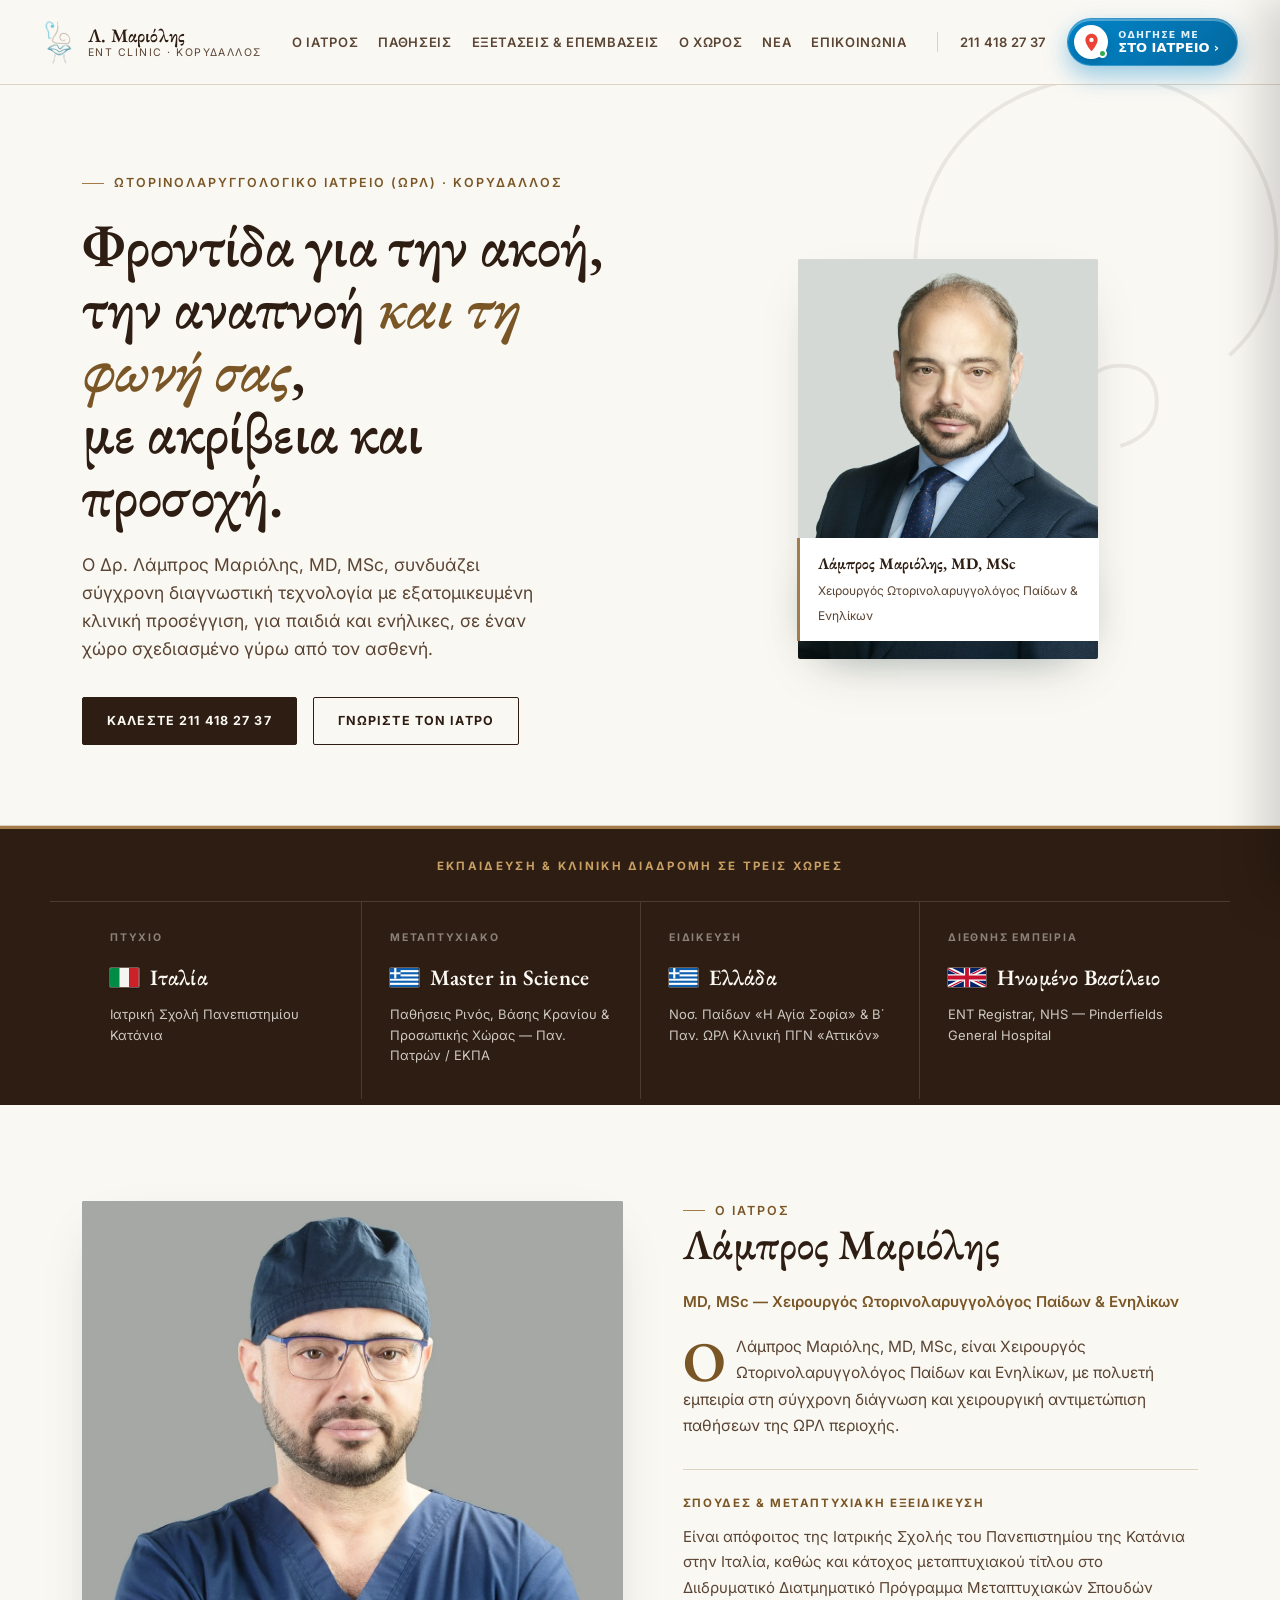
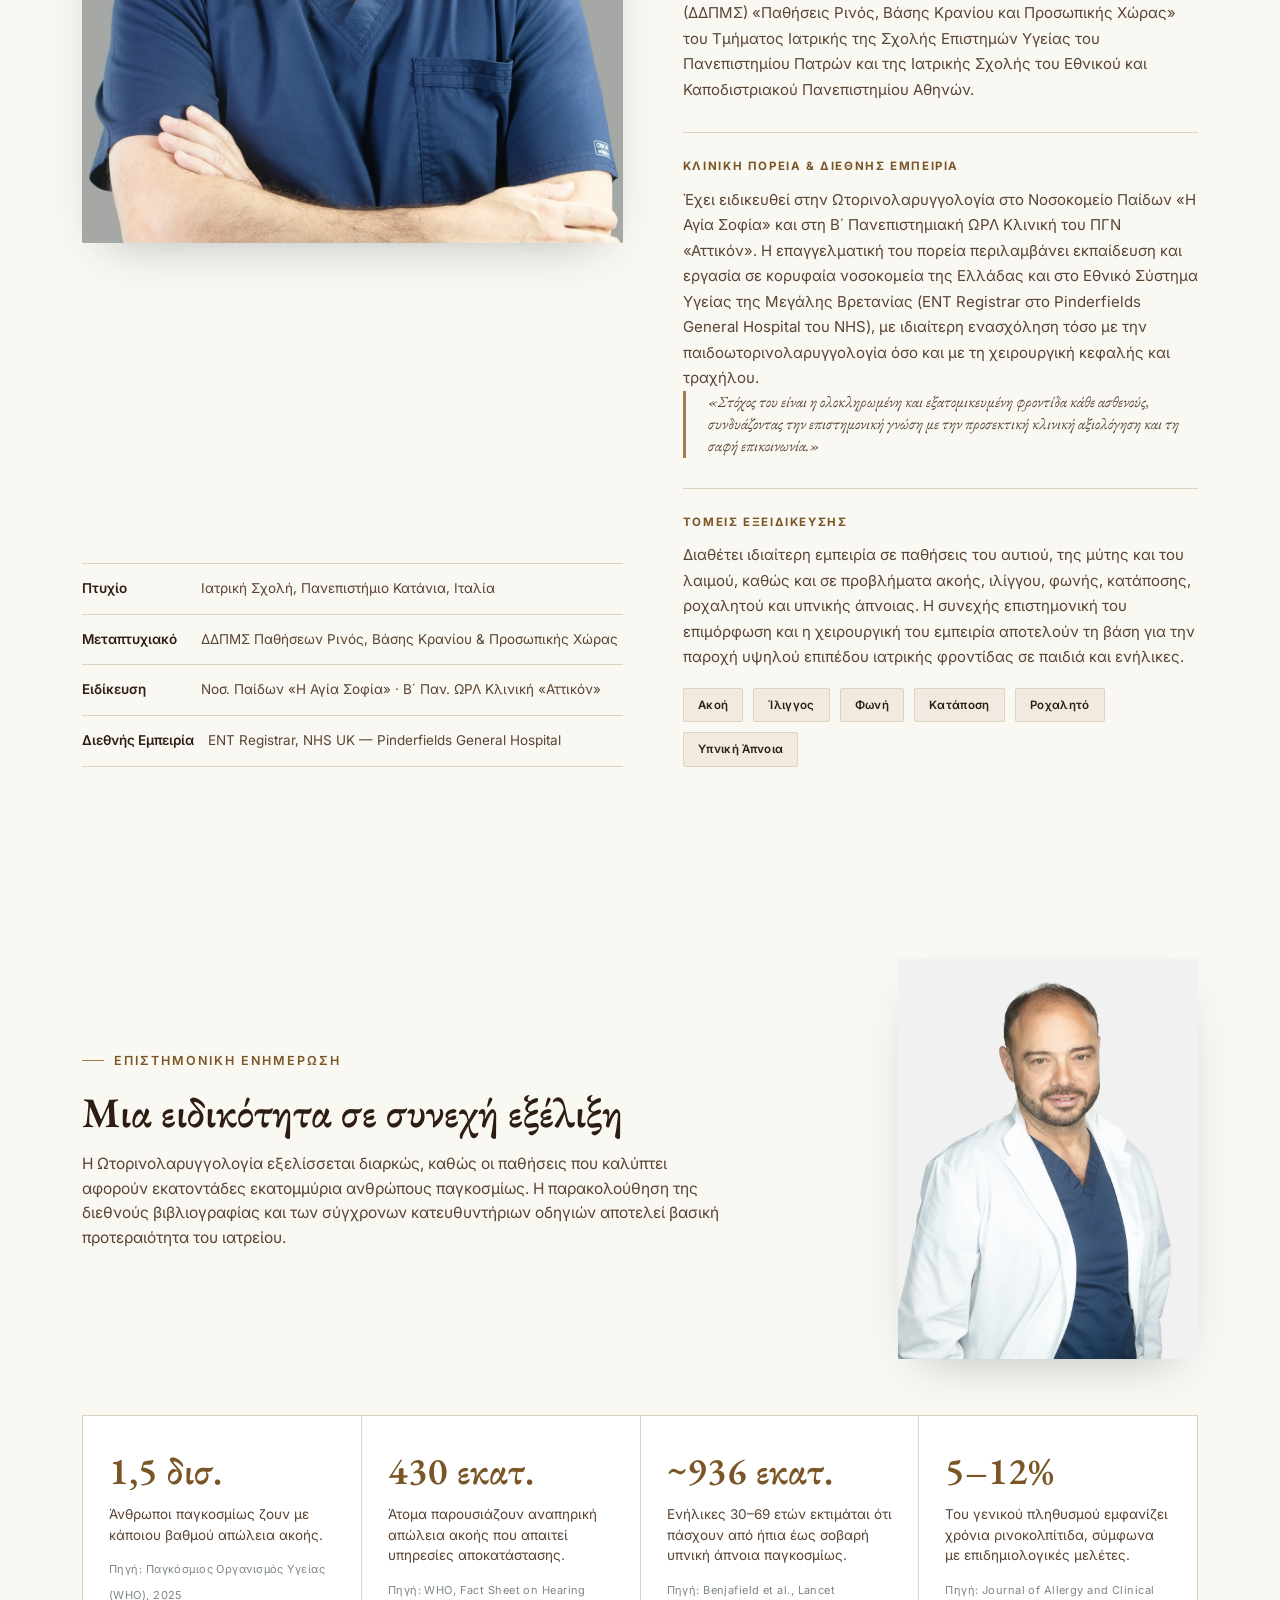
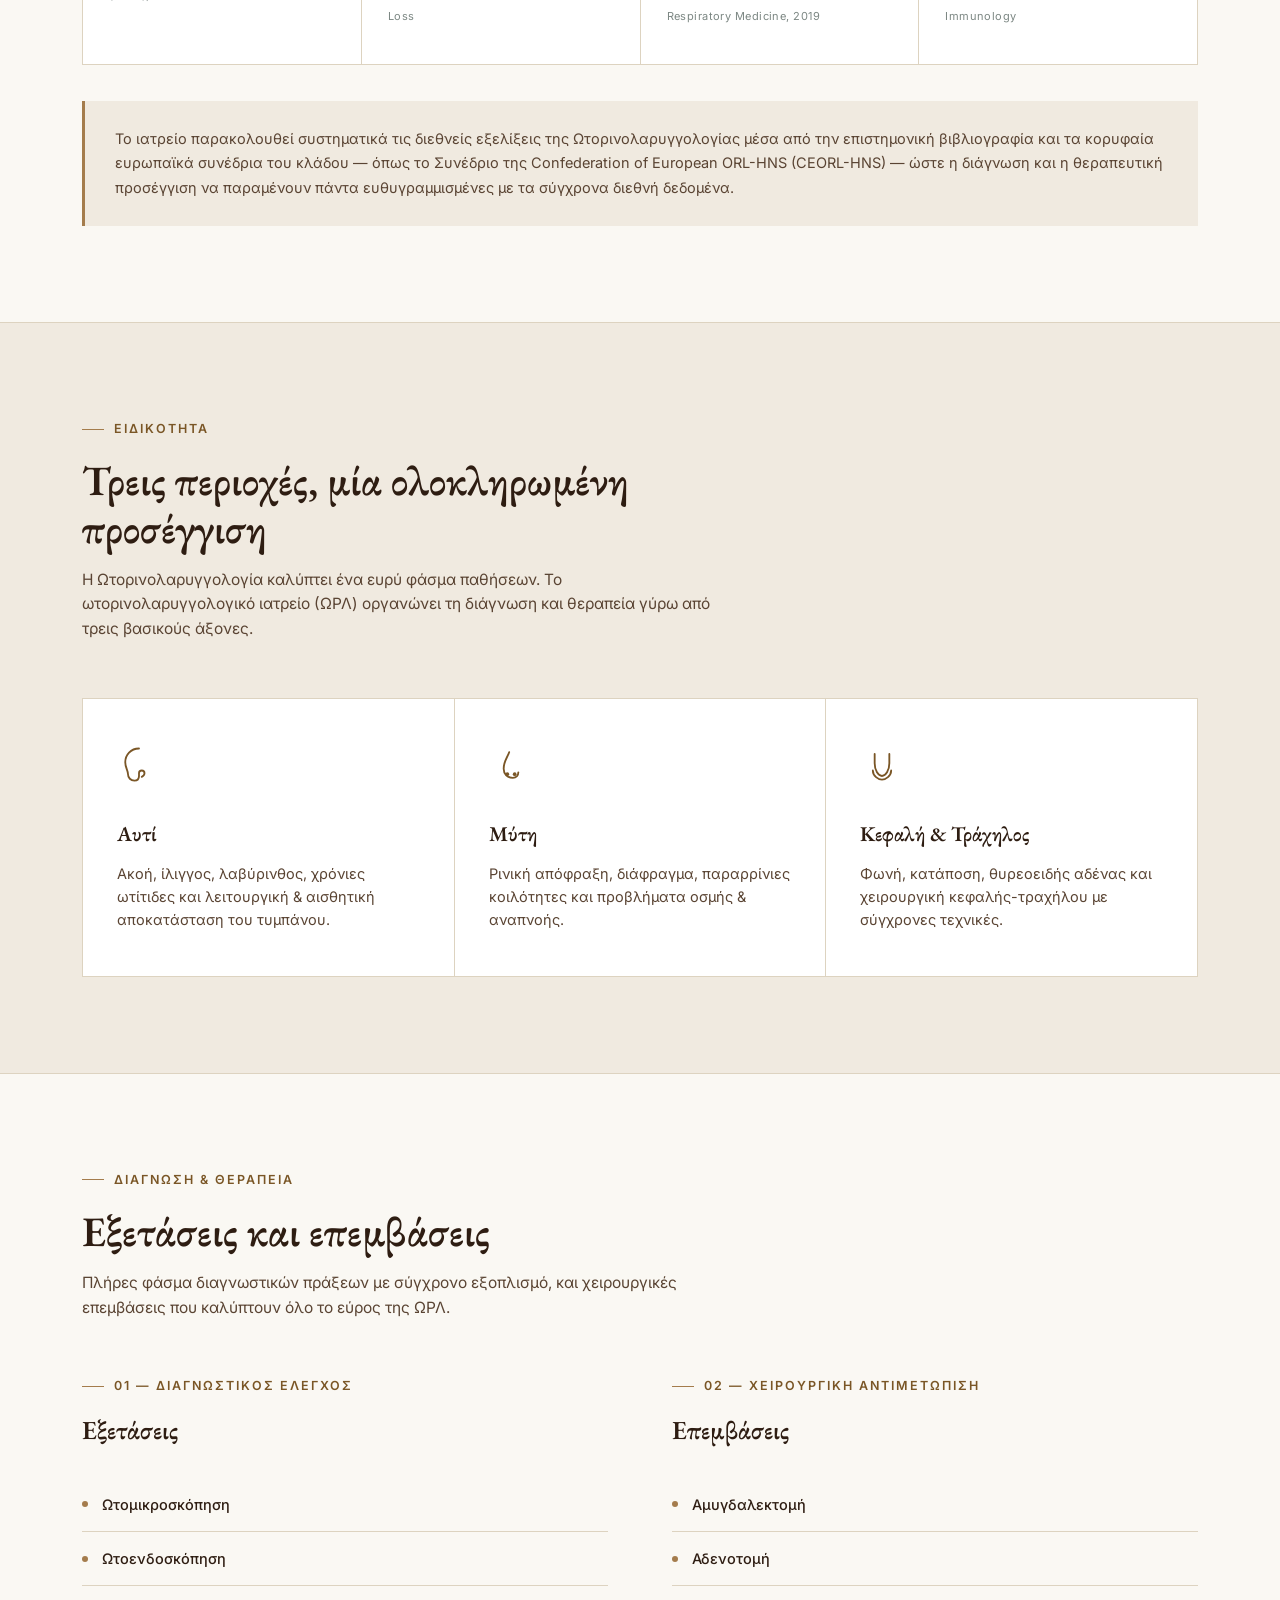
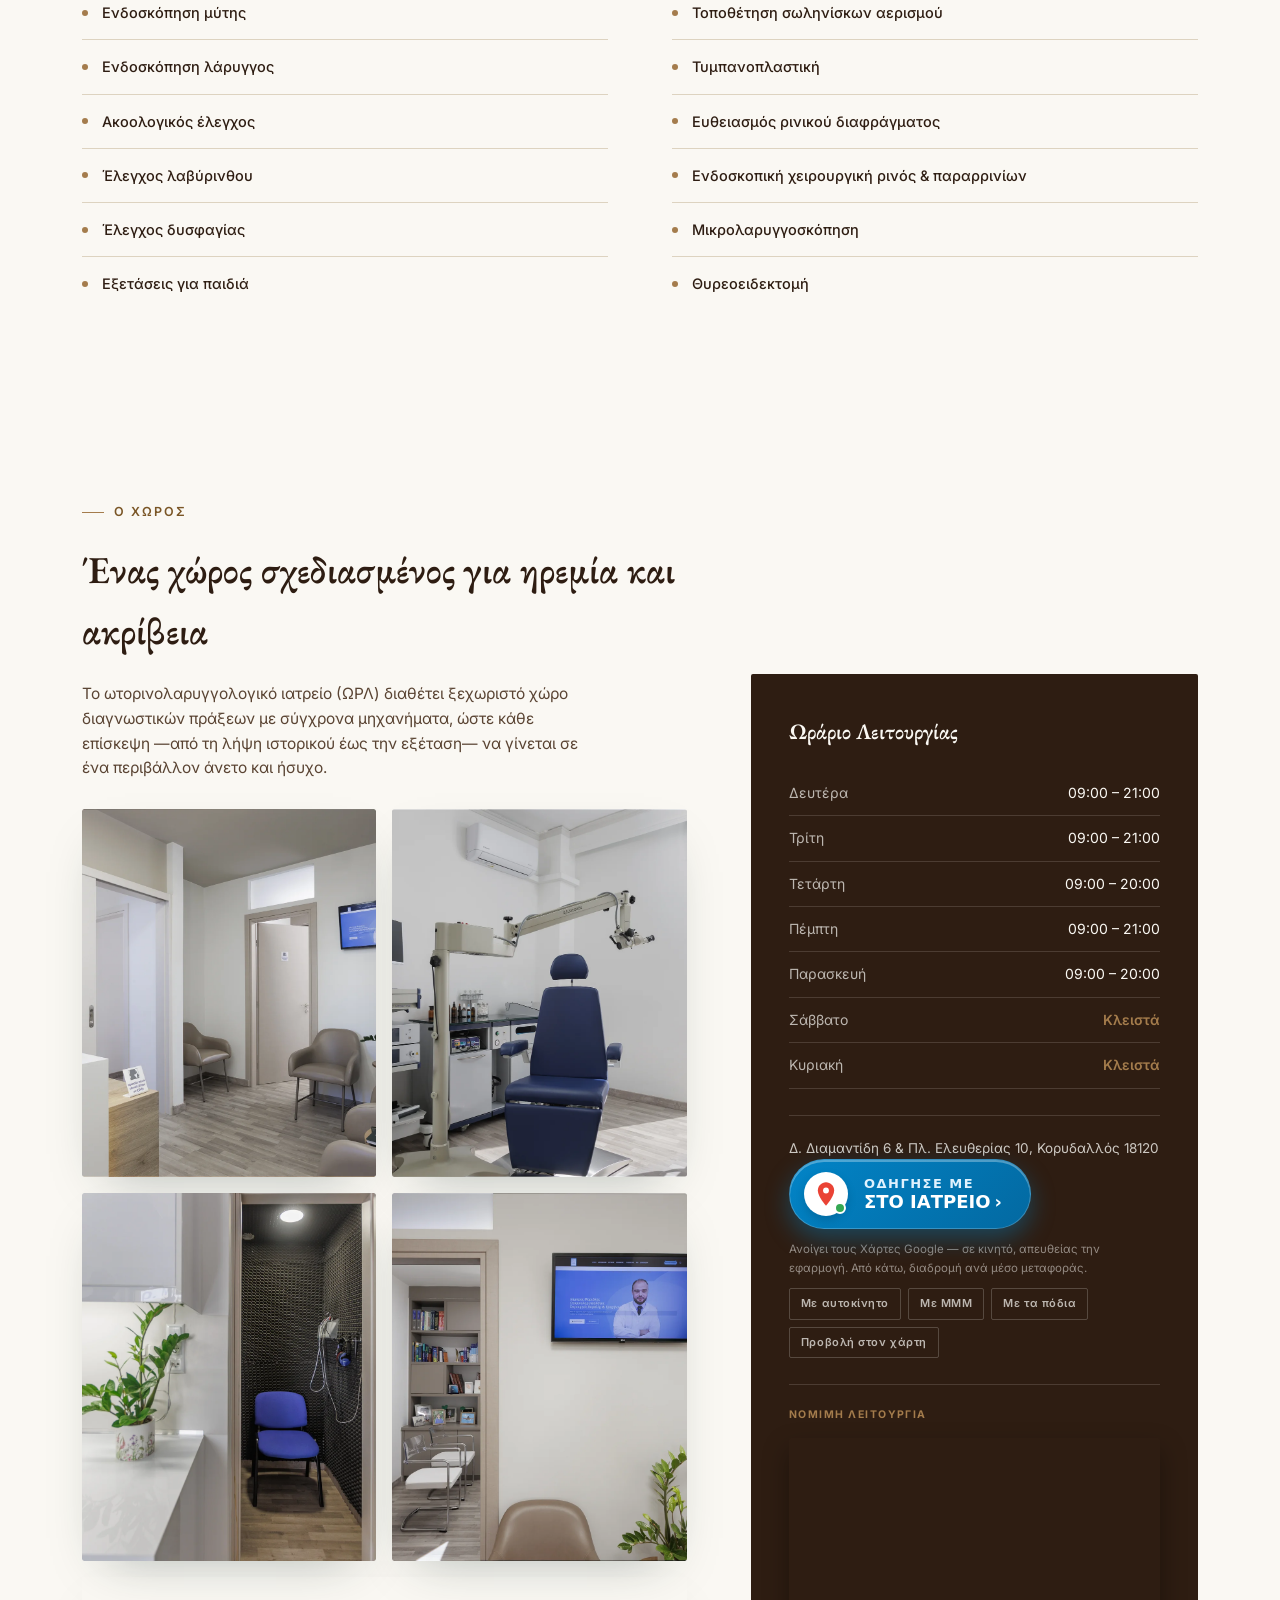
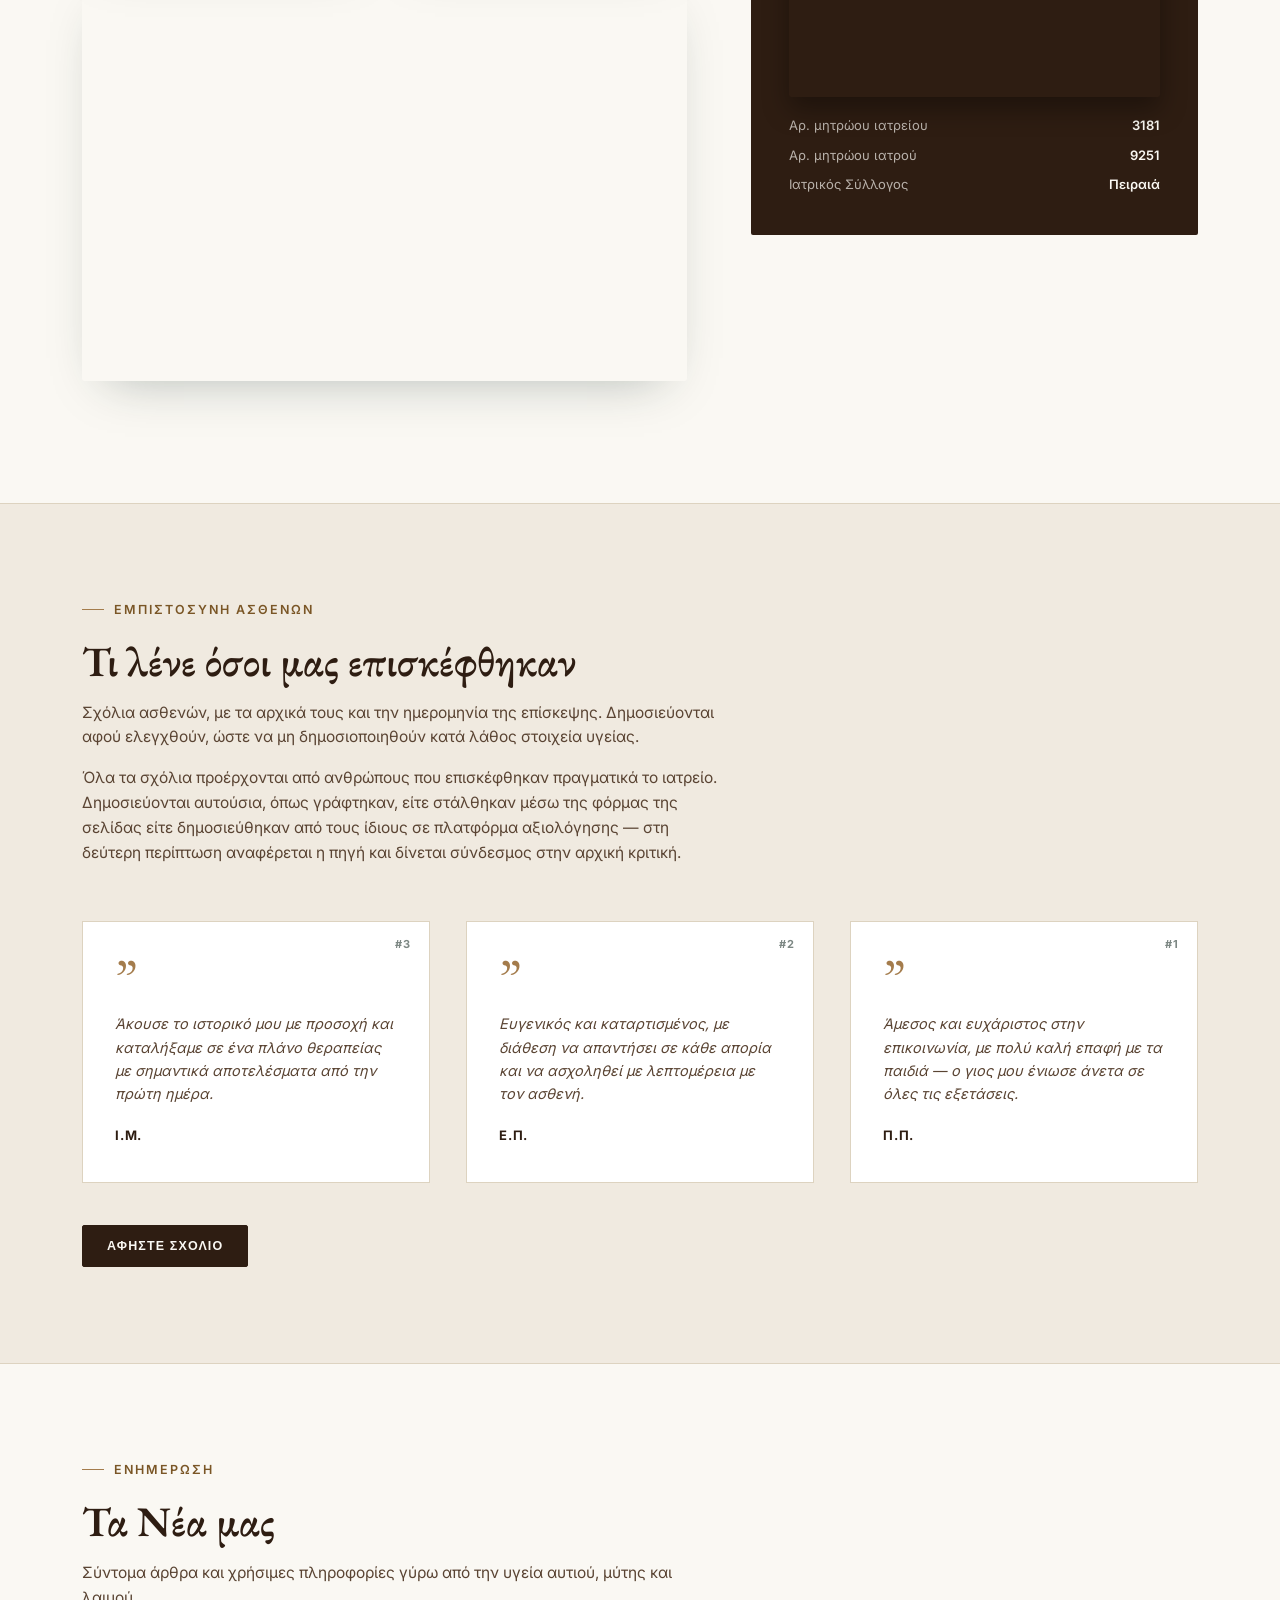
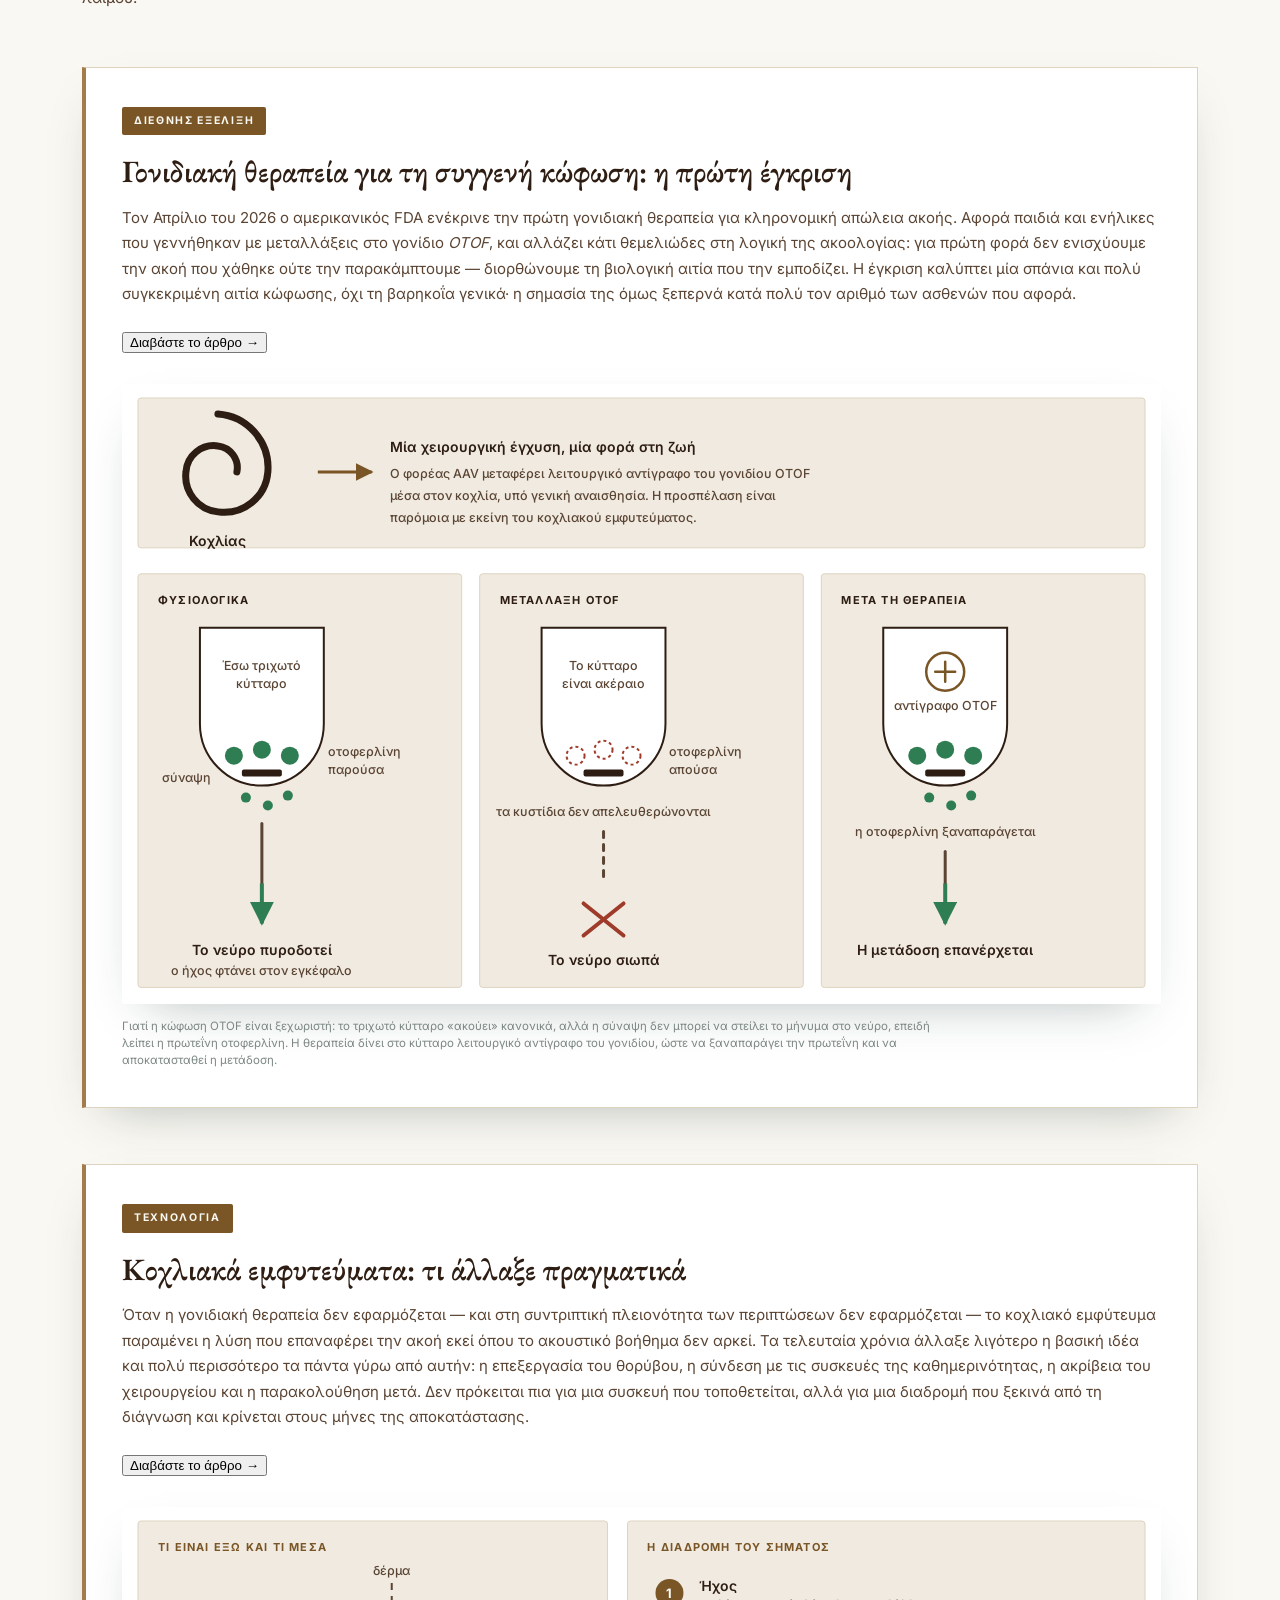
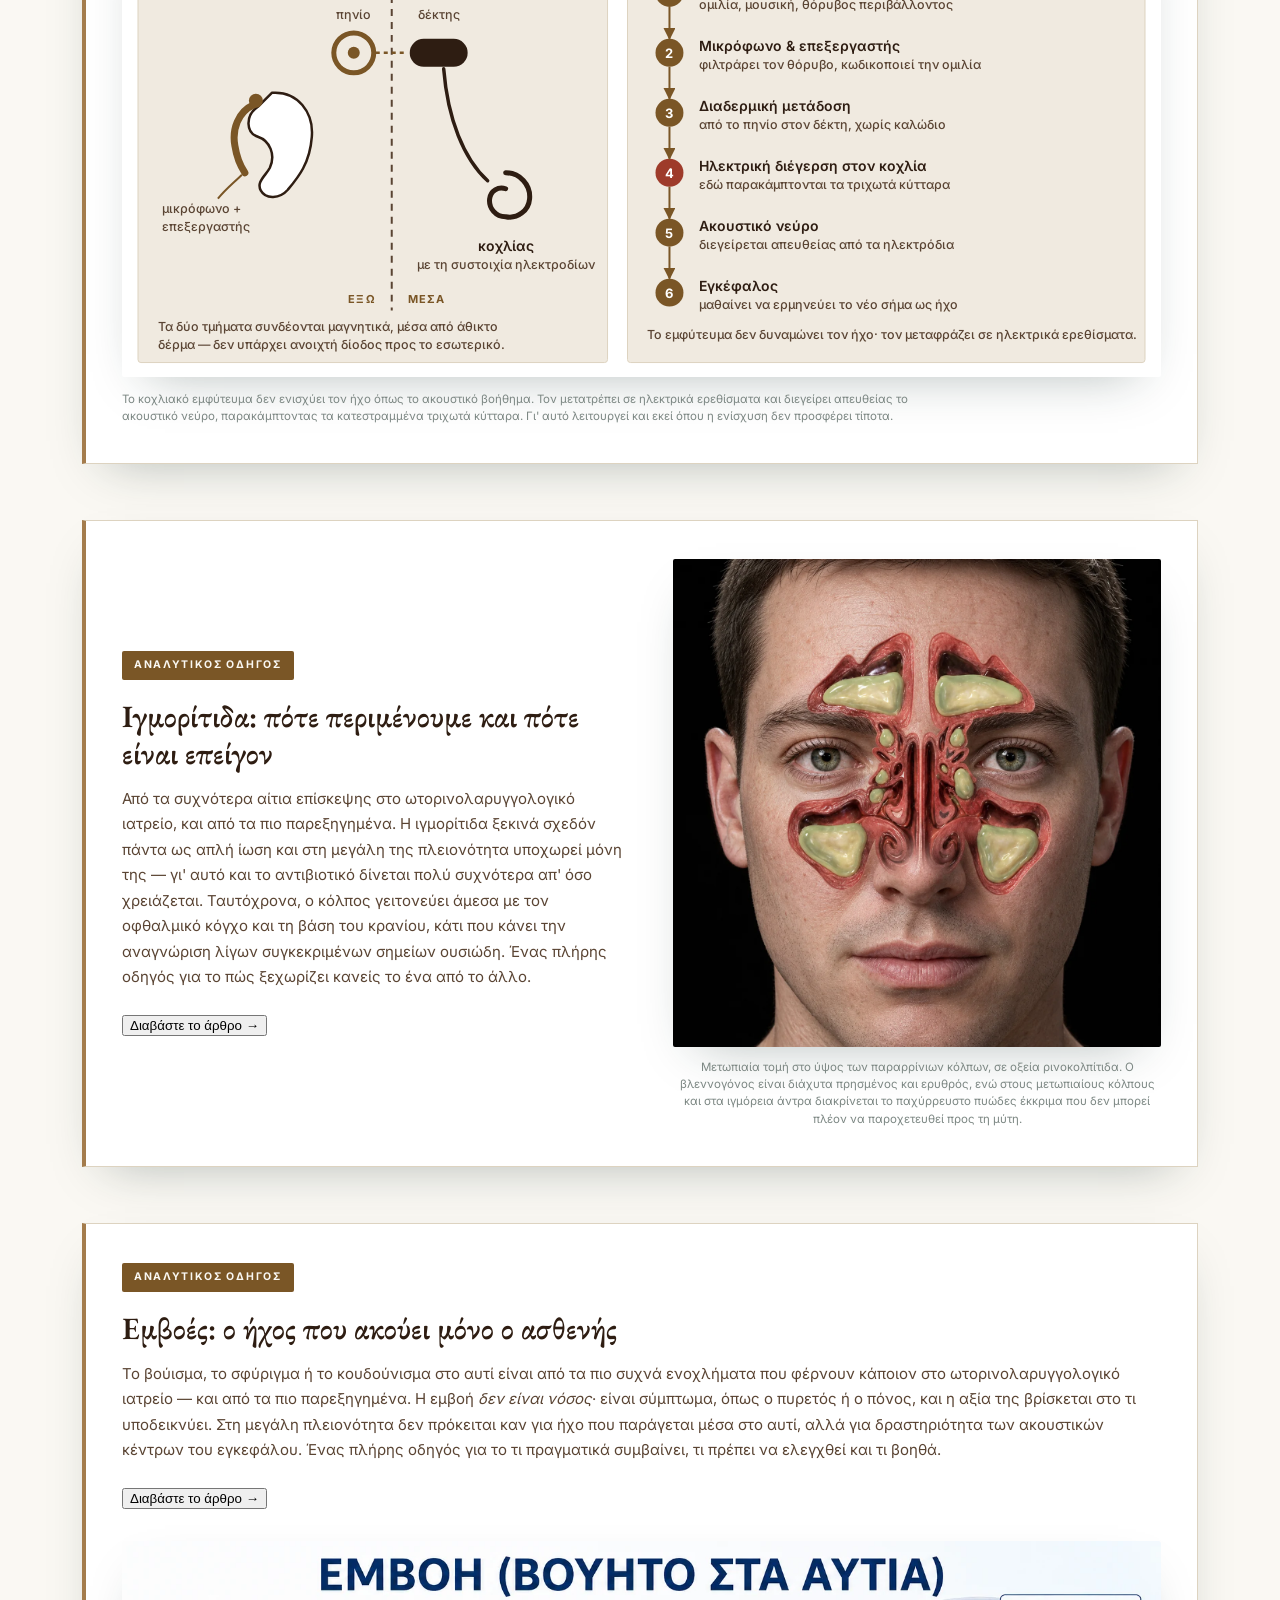
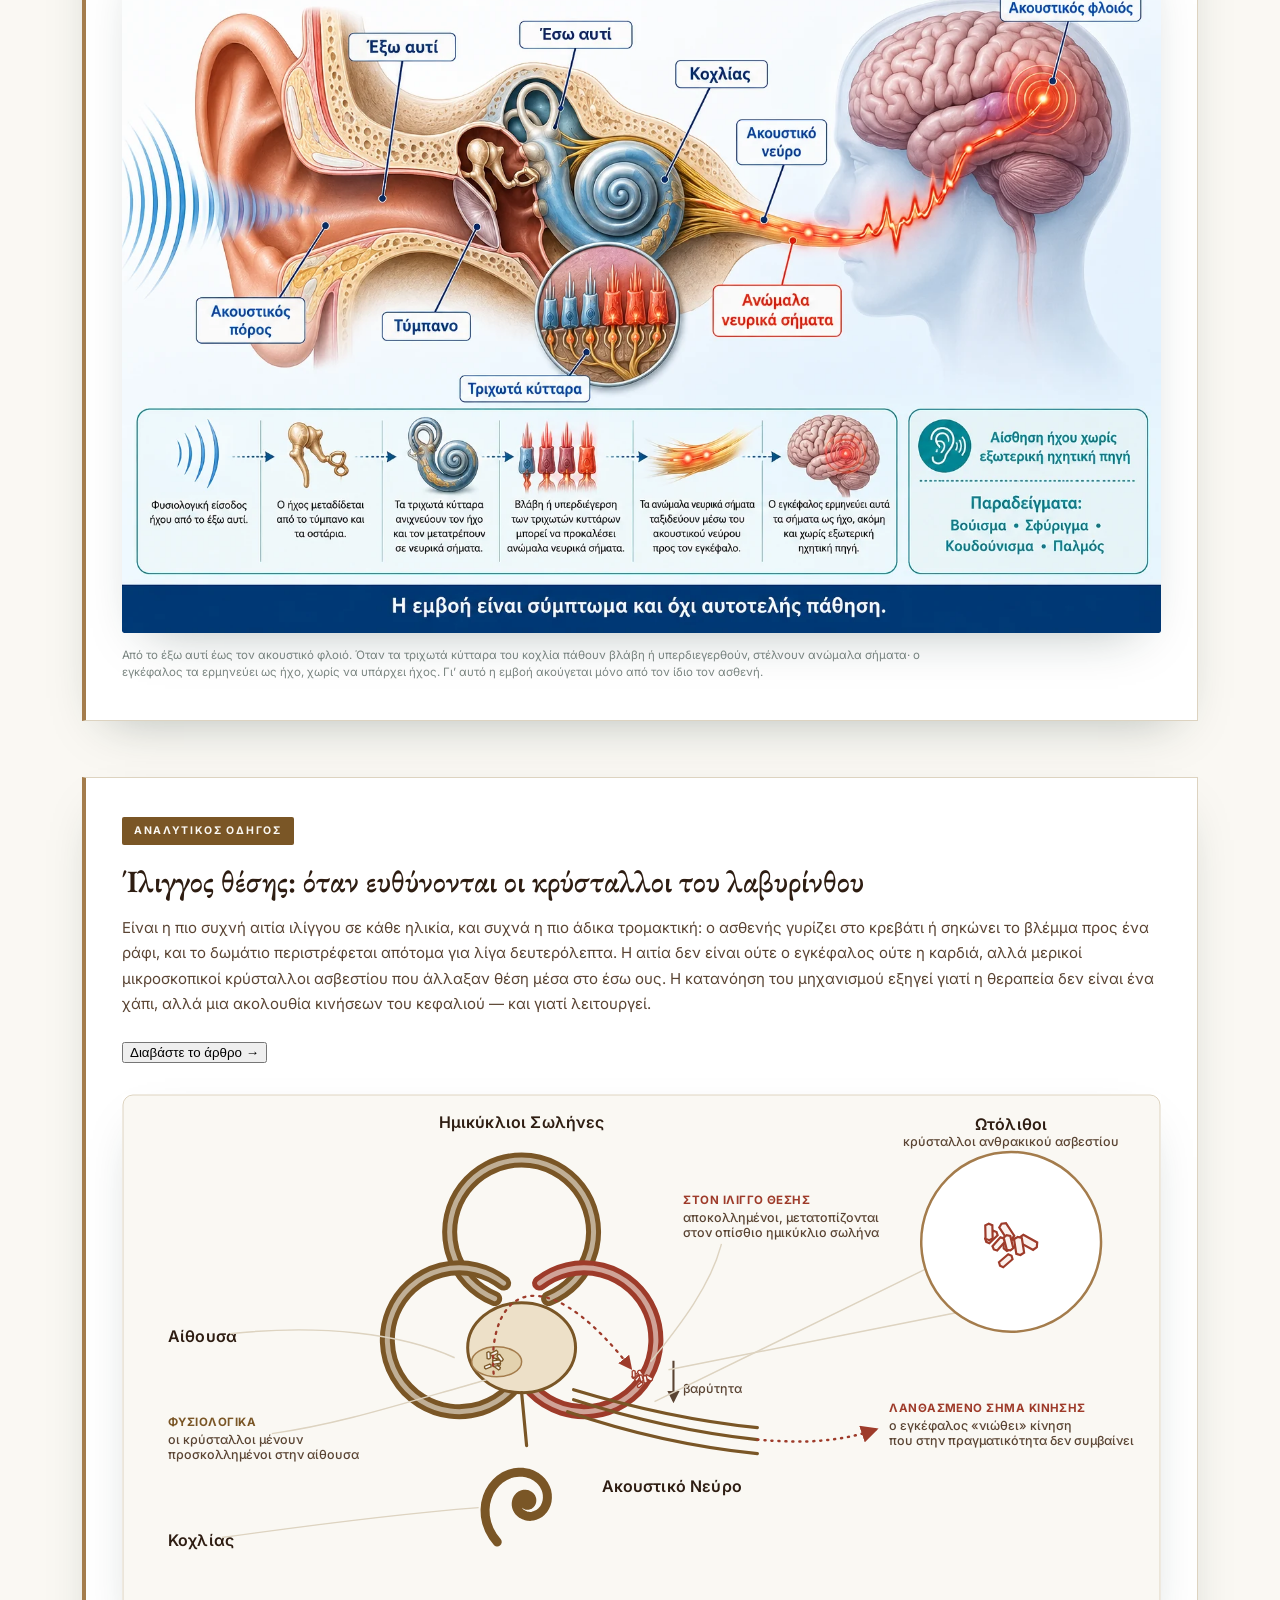
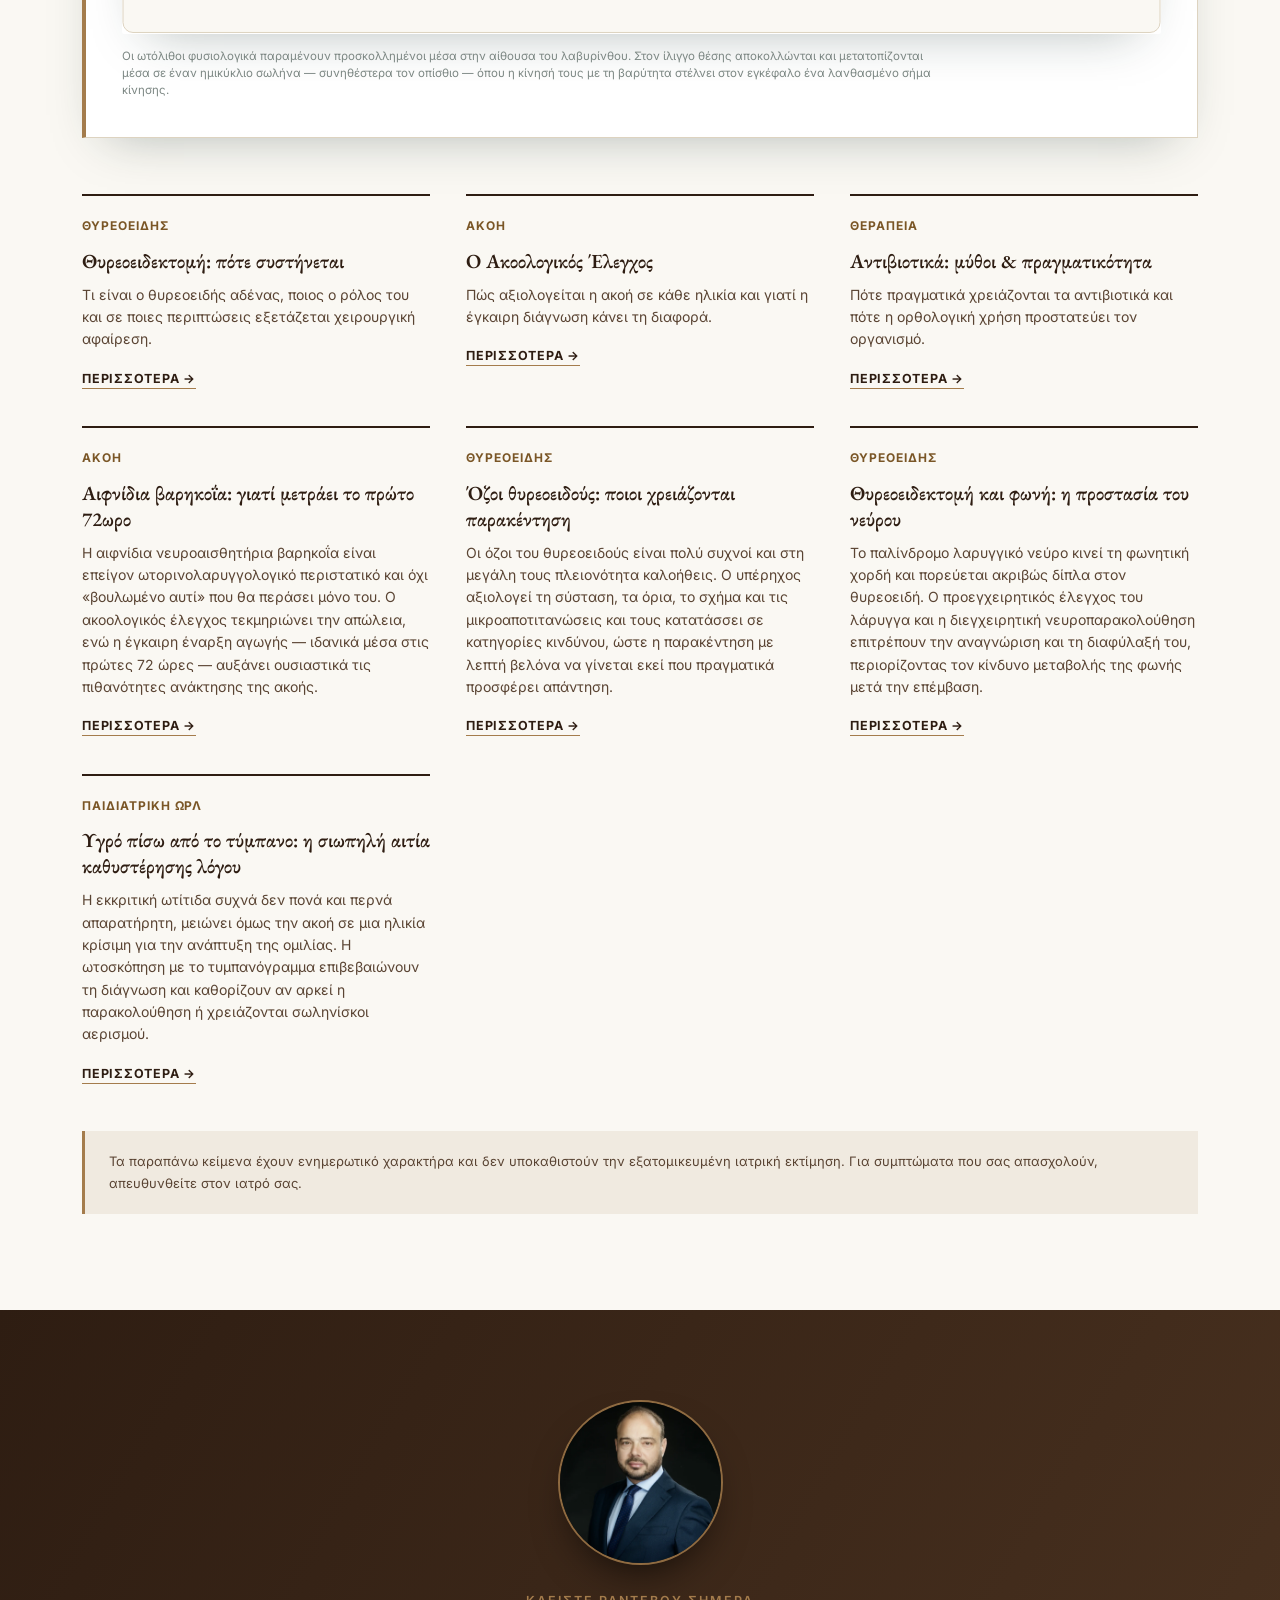
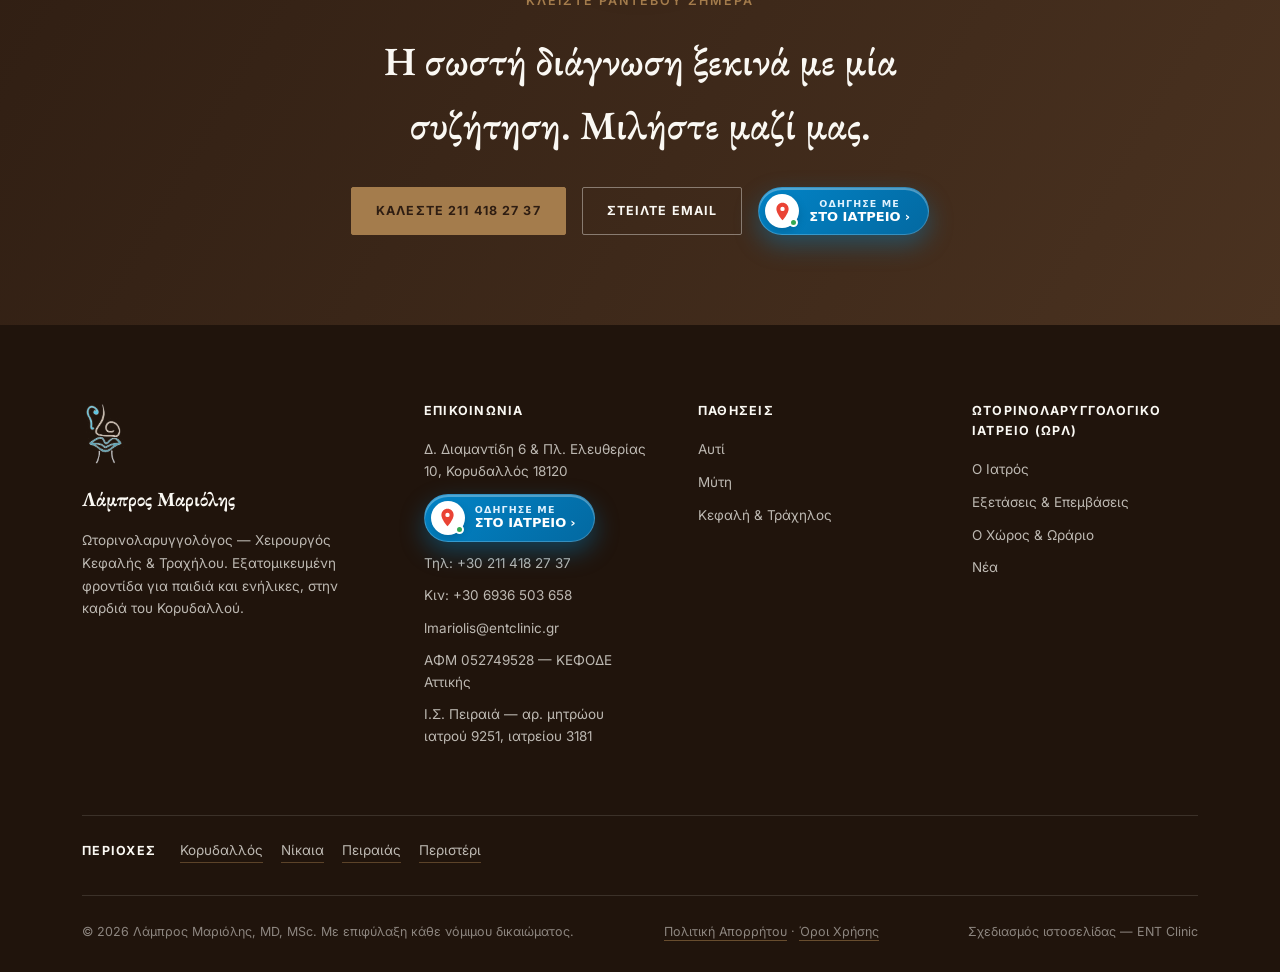
<file: index.html>
<!DOCTYPE html>
<html lang="el">
<head>
<meta charset="UTF-8">
<meta name="viewport" content="width=device-width, initial-scale=1.0">
<title>Λάμπρος Μαριόλης, MD, MSc — Ωτορινολαρυγγολόγος, Χειρουργός Κεφαλής &amp; Τραχήλου</title>
<meta name="description" content="Λάμπρος Μαριόλης, MD, MSc — Χειρουργός Ωτορινολαρυγγολόγος Παίδων και Ενηλίκων στον Κορυδαλλό. Διάγνωση και αντιμετώπιση παθήσεων αυτιού, μύτης και λαιμού, ακοολογικός έλεγχος, ενδοσκόπηση, χειρουργική κεφαλής και τραχήλου.">
<meta name="author" content="Λάμπρος Μαριόλης, MD, MSc">
<meta name="theme-color" content="#2E1D12">

<!-- Εικονίδια -->
<link rel="icon" href="assets/favicon.ico" sizes="any">
<link rel="icon" type="image/png" sizes="32x32" href="assets/favicon.png">
<link rel="apple-touch-icon" href="assets/apple-touch-icon.png">

<!-- Προεπισκόπηση κατά την κοινοποίηση του συνδέσμου (Facebook, Viber, WhatsApp, LinkedIn)
     ΠΡΟΣΟΧΗ: όταν ο ιστότοπος μεταφερθεί σε δικό του domain, αλλάξτε ΟΛΕΣ τις παρακάτω
     απόλυτες διευθύνσεις — οι πλατφόρμες δεν δέχονται σχετικά μονοπάτια. -->
<link rel="canonical" href="https://entclinic.gr/">
<meta property="og:type" content="website">
<meta property="og:locale" content="el_GR">
<meta property="og:site_name" content="Λάμπρος Μαριόλης, MD, MSc — Ωτορινολαρυγγολόγος">
<meta property="og:title" content="Λάμπρος Μαριόλης, MD, MSc — Ωτορινολαρυγγολόγος, Κορυδαλλός">
<meta property="og:description" content="Λάμπρος Μαριόλης, MD, MSc — Χειρουργός Ωτορινολαρυγγολόγος Παίδων και Ενηλίκων στον Κορυδαλλό. Διάγνωση και αντιμετώπιση παθήσεων αυτιού, μύτης και λαιμού, ακοολογικός έλεγχος, ενδοσκόπηση, χειρουργική κεφαλής και τραχήλου.">
<meta property="og:url" content="https://entclinic.gr/">
<meta property="og:image" content="https://entclinic.gr/assets/social-card.jpg">
<meta property="og:image:width" content="1200">
<meta property="og:image:height" content="630">
<meta property="og:image:alt" content="Λάμπρος Μαριόλης, MD, MSc — Χειρουργός Ωτορινολαρυγγολόγος, Κορυδαλλός">
<meta name="twitter:card" content="summary_large_image">
<meta name="twitter:title" content="Λάμπρος Μαριόλης, MD, MSc — Ωτορινολαρυγγολόγος, Κορυδαλλός">
<meta name="twitter:description" content="Λάμπρος Μαριόλης, MD, MSc — Χειρουργός Ωτορινολαρυγγολόγος Παίδων και Ενηλίκων στον Κορυδαλλό. Διάγνωση και αντιμετώπιση παθήσεων αυτιού, μύτης και λαιμού, ακοολογικός έλεγχος, ενδοσκόπηση, χειρουργική κεφαλής και τραχήλου.">
<meta name="twitter:image" content="https://entclinic.gr/assets/social-card.jpg">

<link rel="preload" href="assets/fonts/Inter-subset.woff2" as="font" type="font/woff2" crossorigin>
<link rel="preload" href="assets/fonts/EBGaramond-subset.woff2" as="font" type="font/woff2" crossorigin>
<link rel="stylesheet" href="assets/map-button.css">
<style>
  /* Γραμματοσειρές φιλοξενούμενες τοπικά (SIL Open Font License 1.1 — δείτε
     assets/fonts/OFL-*.txt). Δεν γίνεται καμία κλήση σε διακομιστές τρίτων,
     άρα δεν διαβιβάζεται η διεύθυνση IP του επισκέπτη πουθενά. */
  @font-face{
    font-family:"Inter";
    src:url("assets/fonts/Inter-subset.woff2") format("woff2");
    font-weight:100 900;font-style:normal;font-display:swap;
  }
  @font-face{
    font-family:"EB Garamond";
    src:url("assets/fonts/EBGaramond-subset.woff2") format("woff2");
    font-weight:400 800;font-style:normal;font-display:swap;
  }
  @font-face{
    font-family:"EB Garamond";
    src:url("assets/fonts/EBGaramond-Italic-subset.woff2") format("woff2");
    font-weight:400 800;font-style:italic;font-display:swap;
  }
  :root{
    --ink:#2E1D12;
    --ink-soft:#5A4433;
    --paper:#FAF8F3;
    --paper-dim:#F0EAE0;
    --card:#FFFFFF;
    --brass:#A47C4C;
    --brass-deep:#7A5626;
    --line:#DDD3C0;
    --muted:#7C8783;
    --shadow: 0 20px 50px -25px rgba(22,48,43,0.35);
    /* EB Garamond: πλήρες ελληνικό αλφάβητο σε όρθια και πλάγια γραφή,
       ώστε οι τίτλοι να μην πέφτουν σε εφεδρική γραμματοσειρά. */
    --serif: "EB Garamond", "Noto Serif", Georgia, "Times New Roman", serif;
    --sans: "Inter", "Segoe UI", Arial, sans-serif;
  }
  *{box-sizing:border-box;}
  html{scroll-behavior:smooth;}
  body{
    margin:0;
    background:var(--paper);
    color:var(--ink);
    font-family:var(--sans);
    line-height:1.6;
    -webkit-font-smoothing:antialiased;
  }
  img{max-width:100%;display:block;}
  a{color:inherit;text-decoration:none;}
  h1,h2,h3,h4{font-family:var(--serif);font-weight:600;margin:0;color:var(--ink);}
  .eyebrow{
    font-family:var(--sans);
    font-size:12.5px;
    font-weight:600;
    letter-spacing:.16em;
    text-transform:uppercase;
    color:var(--brass-deep);
    display:flex;align-items:center;gap:10px;
  }
  .eyebrow::before{content:"";width:22px;height:1px;background:var(--brass);display:inline-block;}
  .wrap{max-width:1180px;margin:0 auto;padding:0 32px;}
  section{padding:96px 0;}
  @media (max-width:700px){ section{padding:64px 0;} .wrap{padding:0 22px;} }

  /* reveal on scroll */
  .reveal{opacity:0;transform:translateY(18px);transition:opacity .8s ease, transform .8s ease;}
  .reveal.in{opacity:1;transform:translateY(0);}
  @media (prefers-reduced-motion: reduce){
    .reveal{opacity:1;transform:none;transition:none;}
    html{scroll-behavior:auto;}
  }

  /* ===== Header ===== */
  header{
    position:sticky;top:0;z-index:100;
    background:rgba(250,248,243,0.92);
    backdrop-filter:blur(10px);
    border-bottom:1px solid var(--line);
  }
  .nav-row{display:flex;align-items:center;justify-content:space-between;height:84px;}
  .brand{display:flex;align-items:center;gap:12px;}
  .brand svg{width:34px;height:34px;flex:none;}
  .brand-text{display:flex;flex-direction:column;line-height:1.15;}
  .brand-text strong{font-family:var(--serif);font-size:19px;font-weight:600;letter-spacing:.01em;}
  .brand-text span{font-size:10.5px;letter-spacing:.14em;text-transform:uppercase;color:var(--ink-soft);}
  nav.primary{display:flex;align-items:center;gap:34px;}
  nav.primary a{
    font-size:13px;font-weight:600;letter-spacing:.05em;text-transform:uppercase;
    color:var(--ink-soft);position:relative;padding:4px 0;
  }
  nav.primary a:hover{color:var(--ink);}
  nav.primary a::after{
    content:"";position:absolute;left:0;bottom:-2px;width:0;height:1px;background:var(--brass);
    transition:width .25s ease;
  }
  nav.primary a:hover::after{width:100%;}
  .header-actions{display:flex;align-items:center;gap:22px;}
  .header-phone{font-size:13px;font-weight:600;color:var(--ink-soft);white-space:nowrap;}
  .btn{
    display:inline-flex;align-items:center;gap:8px;
    padding:13px 24px;border-radius:2px;
    font-size:12.5px;font-weight:700;letter-spacing:.09em;text-transform:uppercase;
    border:1px solid var(--ink);
  }
  .btn-solid{background:var(--ink);color:var(--paper);}
  .btn-solid:hover{background:var(--brass-deep);border-color:var(--brass-deep);}
  .btn-outline{background:transparent;color:var(--ink);}
  .btn-outline:hover{background:var(--ink);color:var(--paper);}
  .menu-toggle{display:none;background:none;border:0;cursor:pointer;padding:8px;}
  .menu-toggle span{display:block;width:22px;height:2px;background:var(--ink);margin:5px 0;}

  /* Η κεφαλίδα χρειάζεται περισσότερο πλάτος από το σώμα: με το κοινό
     max-width:1180px τα στοιχεία του μενού έσπαγαν σε δύο γραμμές σε κάθε
     οθόνη, ακόμη και στις πολύ πλατιές. */
  header .wrap{max-width:1260px;}
  nav.primary{gap:20px;}
  nav.primary a{white-space:nowrap;}
  /* Το τηλέφωνο είχε το ίδιο κενό με τις επιλογές του μενού, οπότε διαβαζόταν
     σαν ακόμη μία επιλογή· η κάθετη γραμμή το ξεχωρίζει ως ομάδα δράσης. */
  .header-phone{
    border-left:1px solid var(--line);
    padding-left:22px;
    letter-spacing:.02em;
  }
  @media (max-width:1240px){
    nav.primary{gap:20px;}
    nav.primary a{font-size:12.5px;letter-spacing:.03em;}
    .header-phone{display:none;}
  }
  @media (max-width:1120px){
    nav.primary{gap:15px;}
    nav.primary a{font-size:11.5px;letter-spacing:.02em;}
    .brand-text strong{font-size:17px;}
  }
  @media (max-width:1040px){
    nav.primary{display:none;}
    .header-phone{display:none;}
    .menu-toggle{display:block;}
  }


  /* ===== Hero ===== */
  .hero{
    position:relative;overflow:hidden;
    padding:88px 0 80px;
    border-bottom:1px solid var(--line);
  }
  .hero-grid{
    display:grid;grid-template-columns:1.05fr .95fr;gap:64px;align-items:center;
  }
  .hero-watermark{
    position:absolute;right:-90px;top:-60px;width:520px;opacity:.08;pointer-events:none;
  }
  .hero h1{
    font-size:clamp(38px,4.6vw,60px);
    line-height:1.06;letter-spacing:-.01em;
    margin:22px 0 24px;
  }
  .hero h1 em{font-style:italic;color:var(--brass-deep);}
  .hero p.lede{
    font-size:17.5px;color:var(--ink-soft);max-width:480px;margin:0 0 34px;
  }
  .hero-cta{display:flex;gap:16px;flex-wrap:wrap;}
  /* Η κύρια φωτογραφία ζητήθηκε στα 300x400. Το πλαίσιο κλειδώνει σε αυτό το
     μέγεθος και κεντράρεται μέσα στη στήλη του, ενώ το αρχείο είναι 900x1200
     ώστε να μένει καθαρό σε οθόνες retina. */
  .hero-figure{position:relative;width:300px;margin-left:auto;margin-right:auto;}
  .hero-figure .frame{
    position:relative;border-radius:2px;overflow:hidden;
    box-shadow:var(--shadow);
    width:300px;height:400px;
    cursor:zoom-in;
  }
  .hero-figure img{width:100%;height:100%;object-fit:cover;transition:transform .6s ease;}
  .hero-figure .frame:hover img{transform:scale(1.06);}

  /* clickable photo affordance */
  .zoomable{position:relative;cursor:zoom-in;overflow:hidden;}
  .zoomable img{transition:transform .6s ease;}
  .zoomable:hover img{transform:scale(1.05);}
  .zoomable::after{
    content:"";position:absolute;inset:0;
    background:linear-gradient(0deg, rgba(46,29,18,0.28), transparent 45%);
    opacity:0;transition:opacity .3s ease;
  }
  .zoomable:hover::after{opacity:1;}
  .zoomable .zoom-tag{
    position:absolute;right:14px;bottom:14px;
    background:rgba(250,248,243,0.92);color:var(--ink);
    font-size:11px;font-weight:700;letter-spacing:.08em;text-transform:uppercase;
    padding:7px 12px;border-radius:2px;opacity:0;transform:translateY(6px);
    transition:opacity .3s ease, transform .3s ease;
  }
  .zoomable:hover .zoom-tag{opacity:1;transform:translateY(0);}

  /* doctor mini-gallery */
  .doc-gallery{display:grid;grid-template-columns:1.1fr .9fr;gap:16px;margin-bottom:26px;}
  .doc-gallery .g-item{border-radius:2px;overflow:hidden;box-shadow:var(--shadow);aspect-ratio:1/1;}
  .doc-gallery .g-item img{width:100%;height:100%;object-fit:cover;}
  .doc-gallery .g-item.tall{aspect-ratio:4/5;}
  .doc-gallery .g-item.wide{grid-column:1 / -1;aspect-ratio:3/2;}

  /* lightbox */
  .lightbox{
    position:fixed;inset:0;z-index:300;background:rgba(16,31,27,0.92);
    display:flex;align-items:center;justify-content:center;padding:40px;
    opacity:0;pointer-events:none;transition:opacity .3s ease;
  }
  .lightbox.open{opacity:1;pointer-events:auto;}
  .lightbox img{max-width:min(1240px,92vw);max-height:84vh;object-fit:contain;border-radius:2px;box-shadow:0 30px 70px rgba(0,0,0,0.5);}
  .lightbox .lb-close{
    position:absolute;top:28px;right:32px;background:none;border:0;
    color:var(--paper);font-size:32px;cursor:pointer;line-height:1;
  }
  .lightbox .lb-caption{
    position:absolute;bottom:34px;left:0;right:0;text-align:center;
    color:rgba(250,248,243,0.75);font-size:13px;letter-spacing:.04em;
  }
  .hero-figure .caption{
    position:absolute;left:-1px;bottom:18px;
    background:var(--card);padding:13px 18px;
    border-left:3px solid var(--brass);
    max-width:none;right:-1px;box-shadow:var(--shadow);
  }
  .hero-figure .caption strong{display:block;font-family:var(--serif);font-size:16px;}
  .hero-figure .caption span{font-size:12px;color:var(--ink-soft);}
  @media (max-width:980px){
    .hero-grid{grid-template-columns:1fr;}
    .hero-figure{order:-1;margin:0 auto;}
    .hero-watermark{display:none;}
  }

  /* ===== Credentials strip =====
     Τρία επίπεδα ανάγνωσης αντί για ένα: το στάδιο της εκπαίδευσης (Πτυχίο,
     Ειδίκευση…), η χώρα με τη σημαία της, και το ίδρυμα. Έτσι η λωρίδα δεν
     είναι τέσσερις τίτλοι στη σειρά αλλά μια διαδρομή που διαβάζεται.

     Οι σημαίες είναι SVG, όχι emoji: τα emoji σημαιών ΔΕΝ εμφανίζονται στα
     Windows — ο Chrome και ο Edge δείχνουν στη θέση τους δύο κεφαλαία γράμματα
     («IT», «GR», «GB»), που σε ιατρική σελίδα μοιάζει με σφάλμα. Το SVG
     εμφανίζεται παντού ίδιο και σε οποιοδήποτε μέγεθος. */
  .credentials{
    background:var(--ink);color:var(--paper);
    padding:0 0 6px;border-top:3px solid var(--brass);
  }
  .cred-eyebrow{
    margin:0;padding:28px 0 26px;text-align:center;
    font-family:var(--sans);font-size:11.5px;font-weight:700;
    letter-spacing:.2em;text-transform:uppercase;color:#C9A063;
  }
  .cred-row{
    display:grid;grid-template-columns:repeat(4,1fr);
    border-top:1px solid rgba(250,248,243,0.14);
  }
  .cred-item{
    padding:28px 28px 34px;border-left:1px solid rgba(250,248,243,0.14);
  }
  .cred-item:first-child{border-left:none;}
  .cred-stage{
    display:block;font-family:var(--sans);font-size:10.5px;font-weight:700;
    letter-spacing:.17em;text-transform:uppercase;
    color:rgba(250,248,243,0.46);margin-bottom:13px;
  }
  .cred-item .num{
    font-family:var(--serif);font-size:22px;font-weight:600;color:var(--paper);
    display:flex;align-items:center;gap:11px;margin-bottom:9px;letter-spacing:.01em;
  }
  .cred-flag{
    height:19px;width:auto;flex:none;display:block;border-radius:1.5px;
    box-shadow:0 0 0 1px rgba(250,248,243,0.3), 0 1px 3px rgba(0,0,0,0.45);
  }
  .cred-item p{margin:0;font-size:13px;color:rgba(250,248,243,0.78);line-height:1.55;}
  @media (max-width:820px){
    .cred-row{grid-template-columns:1fr 1fr;}
    .cred-item:nth-child(3){border-left:none;}
    .cred-item:nth-child(n+3){border-top:1px solid rgba(250,248,243,0.14);}
  }
  @media (max-width:520px){
    .cred-row{grid-template-columns:1fr;}
    .cred-item{border-left:none !important;border-top:1px solid rgba(250,248,243,0.14);}
    .cred-item:first-child{border-top:none;}
    .cred-item .num{font-size:20px;}
  }

  /* ===== About doctor ===== */
  .about-grid{
    display:grid;grid-template-columns:1.05fr 1fr;gap:60px;align-items:stretch;
  }
  .about-grid h2{font-size:clamp(30px,3.4vw,42px);margin-bottom:22px;line-height:1.12;}
  .about-grid .role{color:var(--brass-deep);font-weight:600;font-size:15px;margin-bottom:20px;}
  .about-grid p{color:var(--ink-soft);font-size:15.5px;margin:0 0 18px;}
  .pull{
    font-family:var(--serif);font-style:italic;font-size:21px;color:var(--ink);
    border-left:3px solid var(--brass);padding-left:22px;margin:30px 0;line-height:1.45;
  }
  .lede-bio{
    font-size:17px;color:var(--ink);line-height:1.7;margin:6px 0 8px;
  }
  .lede-bio::first-letter{
    font-family:var(--serif);font-size:56px;font-weight:600;color:var(--brass-deep);
    float:left;line-height:0.78;padding-right:10px;padding-top:6px;
  }
  .doc-chapter{margin:30px 0 0;padding-top:24px;border-top:1px solid var(--line);}
  .chapter-label{
    font-family:var(--sans);font-size:11.5px;font-weight:700;letter-spacing:.14em;
    text-transform:uppercase;color:var(--brass-deep);margin-bottom:11px;
  }
  .doc-chapter p{color:var(--ink-soft);font-size:15px;margin:0;line-height:1.7;}
  .focus-tags{display:flex;flex-wrap:wrap;gap:10px;margin-top:18px;}
  .focus-tags span{
    font-size:11.5px;font-weight:600;letter-spacing:.03em;color:var(--ink);
    border:1px solid var(--line);padding:7px 14px;border-radius:2px;background:var(--paper-dim);
  }
  /* Μία φωτογραφία του ιατρού, τόσο ψηλή όσο το κείμενο δεξιά: από την κορυφή
     της ενότητας. Το πλαίσιο παίρνει την ΑΚΡΙΒΗ αναλογία του αρχείου
     (1200/1425), οπότε η φωτογραφία το γεμίζει ολόκληρο χωρίς να κόβεται και
     χωρίς κενό: με flex:1 και object-fit:contain το πλαίσιο τεντωνόταν στο ύψος
     του διπλανού κειμένου και έμεναν σχεδόν 200 px γκρι πάνω από το κεφάλι.
     Ο πίνακας σπουδών πέφτει στη βάση (space-between), ώστε οι δύο στήλες να
     κλείνουν μαζί. Το φόντο μένει το επίπεδο γκρι του στούντιο (#A5A7A4). */
  .doc-aside{display:flex;}
  .sig-block{display:flex;flex-direction:column;width:100%;justify-content:space-between;gap:26px;}
  .doc-portrait{
    margin:0;flex:none;aspect-ratio:1200/1425;overflow:hidden;
    border-radius:2px;box-shadow:var(--shadow);background:#A5A7A4;
  }
  .doc-portrait img{width:100%;height:100%;object-fit:cover;object-position:center top;display:block;}
  .sig-block .thumb{border-radius:2px;overflow:hidden;box-shadow:var(--shadow);margin-bottom:20px;}
  .train-list{list-style:none;margin:0;padding:0;border-top:1px solid var(--line);}
  .train-list li{
    display:flex;gap:14px;padding:14px 0;border-bottom:1px solid var(--line);font-size:13.5px;color:var(--ink-soft);
  }
  .train-list li b{color:var(--ink);font-weight:600;min-width:105px;flex:none;}
  @media (max-width:900px){
    .about-grid{grid-template-columns:1fr;}
    .doc-aside{display:block;}
    .sig-block{display:block;}
    .doc-portrait{flex:none;min-height:0;aspect-ratio:1200/1425;max-width:460px;margin:0 auto 26px;}
  }

  /* ===== Global picture / scientific currency ===== */
  .science-grid{display:grid;grid-template-columns:repeat(4,1fr);gap:1px;background:var(--line);border:1px solid var(--line);margin-top:12px;}
  .science-card{background:var(--card);padding:36px 26px;}
  .science-card .stat{font-family:var(--serif);font-size:38px;font-weight:600;color:var(--brass-deep);line-height:1;display:block;margin-bottom:14px;}
  .science-card p{font-size:13.5px;color:var(--ink-soft);margin:0 0 10px;line-height:1.55;}
  .science-card cite{font-style:normal;font-size:11px;letter-spacing:.04em;color:var(--muted);}
  .science-note{
    margin-top:36px;padding:26px 30px;border-left:3px solid var(--brass);
    background:var(--paper-dim);font-size:14.5px;color:var(--ink-soft);line-height:1.7;
  }
  /* Πορτραίτο 300x400 δίπλα στην εισαγωγή της ενότητας «Μια ειδικότητα σε
     συνεχή εξέλιξη». Κάτω από 900px πέφτει κάτω από το κείμενο και κεντράρεται. */
  .spec-intro{display:grid;grid-template-columns:1fr 300px;gap:56px;align-items:center;margin-bottom:56px;}
  .spec-intro .section-head{margin-bottom:0;}
  .spec-photo{
    margin:0;width:300px;height:400px;border-radius:2px;
    box-shadow:var(--shadow);background:var(--paper-dim);
  }
  .spec-photo img{width:100%;height:100%;object-fit:cover;display:block;}
  @media (max-width:900px){
    .spec-intro{grid-template-columns:1fr;gap:34px;margin-bottom:44px;}
    .spec-photo{margin:0 auto;}
  }
  @media (max-width:900px){ .science-grid{grid-template-columns:1fr 1fr;} }
  @media (max-width:560px){ .science-grid{grid-template-columns:1fr;} }

  /* ===== Specialties (Παθήσεις) ===== */
  .section-head{max-width:640px;margin-bottom:56px;}
  .section-head h2{font-size:clamp(30px,3.4vw,42px);margin-top:18px;line-height:1.12;}
  .section-head p{color:var(--ink-soft);font-size:15.5px;margin-top:16px;}

  .spec-grid{display:grid;grid-template-columns:repeat(3,1fr);gap:1px;background:var(--line);border:1px solid var(--line);}
  .spec-card{background:var(--card);padding:44px 34px;transition:background .3s ease;}
  .spec-card:hover{background:var(--paper-dim);}
  .spec-card svg{width:44px;height:44px;color:var(--brass-deep);margin-bottom:22px;}
  .spec-card h3{font-size:21px;margin-bottom:12px;}
  .spec-card p{color:var(--ink-soft);font-size:14.5px;margin:0;}
  @media (max-width:820px){ .spec-grid{grid-template-columns:1fr;} }

  /* ===== Services lists (Εξετάσεις / Επεμβάσεις) ===== */
  .services{background:var(--paper-dim);border-top:1px solid var(--line);border-bottom:1px solid var(--line);}
  .services-grid{display:grid;grid-template-columns:1fr 1fr;gap:64px;}
  .svc-col .eyebrow{margin-bottom:14px;}
  .svc-col h3{font-size:26px;margin-bottom:26px;}
  .svc-list{list-style:none;margin:0;padding:0;}
  .svc-list li{
    display:flex;align-items:center;gap:14px;
    padding:15px 0;border-bottom:1px solid var(--line);
    font-size:14.5px;color:var(--ink-soft);
  }
  .svc-list li:last-child{border-bottom:none;}
  .svc-list li::before{
    content:"";width:6px;height:6px;border-radius:50%;background:var(--brass);flex:none;
  }
  .svc-list li span{color:var(--ink);font-weight:500;}
  @media (max-width:820px){ .services-grid{grid-template-columns:1fr;gap:40px;} }

  /* ===== Space + Hours ===== */
  .space-grid{display:grid;grid-template-columns:1.15fr .85fr;gap:64px;align-items:center;}
  .space-grid img{border-radius:2px;box-shadow:var(--shadow);}
  .hours-card{background:var(--ink);color:var(--paper);padding:40px 38px;border-radius:2px;}
  .hours-card h3{font-family:var(--serif);font-size:22px;color:var(--paper);margin-bottom:22px;}
  .hours-row{
    display:flex;justify-content:space-between;padding:11px 0;
    border-bottom:1px solid rgba(250,248,243,0.14);font-size:14px;
  }
  .hours-row:last-of-type{border-bottom:none;}
  .hours-row span:first-child{color:rgba(250,248,243,0.7);}
  .hours-row.closed span:last-child{color:var(--brass);font-weight:600;}
  .addr-block{margin-top:26px;padding-top:22px;border-top:1px solid rgba(250,248,243,0.14);font-size:13.5px;color:rgba(250,248,243,0.78);}
  .addr-block a{display:block;margin-top:6px;color:var(--brass);font-weight:600;}

  /* ===== Οδηγίες πλοήγησης =====
     Ο παλιός σύνδεσμος άνοιγε την ΠΡΟΒΟΛΗ του χάρτη· δεν οδηγούσε κανέναν.
     Το /maps/dir/ ζητά από τους Χάρτες να υπολογίσουν διαδρομή ΑΠΟ την
     τοποθεσία του επισκέπτη, και σε κινητό ανοίγει την εφαρμογή.

     Προορισμός δίνονται οι συντεταγμένες, όχι το κείμενο της διεύθυνσης: το
     «Δ. Διαμαντίδη 6 & Πλ. Ελευθερίας 10» είναι γωνία δύο δρόμων και ως
     κείμενο γεωκωδικοποιείται αναξιόπιστα — ένας ασθενής που ξεκινά με λάθος
     πινέζα το καταλαβαίνει όταν έχει ήδη φτάσει αλλού.

     Το μπλοκ ΔΕΝ μπαίνει μέσα στο .addr-block: εκεί ισχύει ο κανόνας
     «.addr-block a{display:block}» που θα ακύρωνε το flex layout. */
  .gmaps-help{margin:11px 0 0;font-size:11.5px;line-height:1.6;color:rgba(250,248,243,0.5);}
  .gmaps-modes{list-style:none;margin:11px 0 0;padding:0;display:flex;flex-wrap:wrap;gap:7px;}
  .gmaps-modes a{
    display:inline-block;font-size:11px;font-weight:600;letter-spacing:.05em;
    padding:6px 11px;border-radius:2px;text-decoration:none;
    color:rgba(250,248,243,0.7);border:1px solid rgba(250,248,243,0.2);
    transition:color .15s ease,background .15s ease,border-color .15s ease;
  }
  .gmaps-modes a:hover,.gmaps-modes a:focus-visible{
    color:var(--ink);background:var(--brass);border-color:var(--brass);
  }
  @media (prefers-reduced-motion:reduce){
    .gmaps,.gmaps-go,.gmaps-modes a{transition:none;}
    .gmaps:hover{transform:none;}
    .gmaps:hover .gmaps-go{transform:none;}
  }
  .licence-block{margin-top:26px;padding-top:22px;border-top:1px solid rgba(250,248,243,0.14);}
  .licence-block h4{
    font-family:var(--sans);font-size:10.5px;font-weight:700;letter-spacing:.14em;
    text-transform:uppercase;color:var(--brass);margin:0 0 14px;
  }
  .licence-fig{
    border-radius:2px;overflow:hidden;cursor:zoom-in;position:relative;
    box-shadow:0 12px 26px rgba(0,0,0,0.35);
  }
  .licence-fig img{width:100%;height:auto;display:block;transition:transform .5s ease;}
  .licence-fig:hover img{transform:scale(1.03);}
  .licence-list{display:grid;gap:9px;margin:18px 0 0;}
  .licence-list > div{display:flex;justify-content:space-between;gap:16px;font-size:13px;}
  .licence-list dt{color:rgba(250,248,243,0.68);margin:0;}
  .licence-list dd{margin:0;color:var(--paper);font-weight:600;white-space:nowrap;}
  @media (max-width:900px){ .space-grid{grid-template-columns:1fr;} }

  /* ===== Testimonials ===== */
  .testi-grid{display:grid;grid-template-columns:repeat(3,1fr);gap:36px;}
  .testi-card{background:var(--card);border:1px solid var(--line);padding:36px 32px;position:relative;}
  .testi-card .mark{font-family:var(--serif);font-size:54px;color:var(--brass);line-height:1;display:block;margin-bottom:6px;}
  .testi-card p{font-size:14.5px;color:var(--ink-soft);margin:0 0 20px;font-style:italic;}
  .testi-card .who{font-size:13px;font-weight:700;letter-spacing:.06em;color:var(--ink);}
  @media (max-width:820px){ .testi-grid{grid-template-columns:1fr;} }

  /* ===== reviews ===== */
  [hidden]{display:none !important;}
  .testi-card{position:relative;padding-top:30px;}
  .testi-no{
    position:absolute;top:14px;right:18px;font-family:var(--sans);
    font-size:11px;font-weight:700;letter-spacing:.08em;color:var(--muted);
  }
  .testi-src{
    display:inline-block;margin-top:9px;font-family:var(--sans);font-size:10.5px;
    font-weight:700;letter-spacing:.09em;text-transform:uppercase;color:var(--muted);
    border:1px solid var(--line);border-radius:2px;padding:3px 8px;text-decoration:none;
  }
  a.testi-src:hover{color:var(--brass-deep);border-color:var(--brass);}
  .testi-provenance{
    margin-top:14px;font-size:12.5px;color:var(--muted);line-height:1.6;
  }
  .testi-date{
    font-family:var(--sans);font-size:11px;font-weight:700;letter-spacing:.1em;
    text-transform:uppercase;color:var(--brass-deep);margin-top:10px;
  }
  .testi-more{display:grid;grid-template-rows:0fr;transition:grid-template-rows .45s ease;}
  .testi-more > .inner{overflow:hidden;}
  .testi-wrap.open .testi-more{grid-template-rows:1fr;}
  .testi-more .testi-grid{margin-top:36px;}
  .testi-tools{display:flex;gap:14px;flex-wrap:wrap;margin-top:42px;}
  .testi-empty{
    border:1px dashed var(--line);background:var(--card);padding:26px 28px;
    font-size:14px;color:var(--ink-soft);line-height:1.65;
  }
  .review-form{
    margin-top:34px;background:var(--card);border:1px solid var(--line);
    border-left:3px solid var(--brass);padding:30px 32px;max-width:680px;
  }
  .review-form h3{font-size:20px;margin-bottom:6px;}
  .review-form .hint{font-size:13px;color:var(--ink-soft);margin:0 0 22px;line-height:1.6;}
  .review-form label{
    display:block;font-family:var(--sans);font-size:11.5px;font-weight:700;
    letter-spacing:.1em;text-transform:uppercase;color:var(--ink);margin:16px 0 7px;
  }
  .review-form input[type=text],.review-form input[type=email],
  .review-form input[type=date],.review-form textarea{
    width:100%;font-family:var(--sans);font-size:14.5px;color:var(--ink);
    background:var(--paper);border:1px solid var(--line);border-radius:2px;padding:11px 13px;
  }
  .review-form textarea{min-height:120px;resize:vertical;}
  .review-form input:focus,.review-form textarea:focus{outline:2px solid var(--brass);outline-offset:1px;}
  .review-form .consent{display:flex;gap:10px;align-items:flex-start;margin:20px 0 4px;}
  .review-form .consent input{margin-top:3px;flex:none;}
  .review-form .consent span{font-size:13px;color:var(--ink-soft);line-height:1.6;}
  .review-form .actions{display:flex;gap:12px;flex-wrap:wrap;margin-top:22px;}
  .review-msg{margin-top:18px;font-size:14px;line-height:1.6;}
  .review-msg.ok{color:#2F7D45;}
  .review-msg.err{color:var(--alert);}
  @media (prefers-reduced-motion: reduce){ .testi-more{transition:none;} }

  /* ===== News ===== */
  .news-grid{display:grid;grid-template-columns:repeat(3,1fr);gap:36px;}
  .news-card{border-top:2px solid var(--ink);padding-top:20px;}
  .news-card .date{font-size:12px;letter-spacing:.08em;text-transform:uppercase;color:var(--brass-deep);font-weight:700;}
  .news-card h3{font-size:20px;margin:12px 0 10px;line-height:1.3;}
  .news-card p{font-size:14px;color:var(--ink-soft);margin:0 0 14px;}
  .news-card a{font-size:12.5px;font-weight:700;letter-spacing:.06em;text-transform:uppercase;color:var(--ink);border-bottom:1px solid var(--brass);padding-bottom:2px;}
  @media (max-width:820px){ .news-grid{grid-template-columns:1fr;gap:44px;} }

  .news-grid{align-items:start;}
  .news-card .more-btn{
    font-family:var(--sans);font-size:12.5px;font-weight:700;letter-spacing:.06em;
    text-transform:uppercase;color:var(--ink);background:none;border:0;
    border-bottom:1px solid var(--brass);padding:0 0 2px;cursor:pointer;
  }
  .news-card .more-btn:hover{color:var(--brass-deep);}
  .article-body{display:grid;grid-template-rows:0fr;transition:grid-template-rows .35s ease;}
  .article-body > .inner{overflow:hidden;}
  .news-card.open .article-body{grid-template-rows:1fr;}
  .article-body p{font-size:14px;color:var(--ink-soft);line-height:1.75;margin:13px 0 0;}
  .article-body p:first-child{margin-top:20px;}
  .article-body h4{
    font-family:var(--sans);font-size:11px;font-weight:700;letter-spacing:.13em;
    text-transform:uppercase;color:var(--brass-deep);margin:20px 0 0;
  }
  .news-note{
    margin-top:46px;padding:20px 24px;border-left:3px solid var(--brass);
    background:var(--paper-dim);font-size:13px;color:var(--ink-soft);line-height:1.65;
  }
  @media (prefers-reduced-motion: reduce){ .article-body{transition:none;} }

  /* ---- SOS featured article ---- */
  :root{ --alert:#9E3B2A; --alert-soft:#FBF1ED; --ok:#2F7D52; }
  .feature-card{
    background:var(--card);border:1px solid var(--line);border-left:4px solid var(--brass);
    box-shadow:var(--shadow);padding:38px 36px;margin-bottom:56px;
  }
  .feature-main{display:grid;grid-template-columns:1.02fr .98fr;gap:44px;align-items:center;}
  .feature-badge{
    display:inline-flex;align-items:center;gap:8px;background:var(--brass-deep);color:var(--paper);
    font-family:var(--sans);font-size:10.5px;font-weight:700;letter-spacing:.16em;
    text-transform:uppercase;padding:6px 12px;border-radius:2px;
  }
  .feature-card h3{font-size:clamp(23px,2.6vw,31px);line-height:1.2;margin:18px 0 14px;}
  .feature-lede{font-size:15px;color:var(--ink-soft);line-height:1.7;margin:0 0 22px;}
  .feature-fig{margin:0;}
  .feature-fig img{width:100%;height:auto;display:block;border-radius:2px;box-shadow:var(--shadow);}
  .feature-fig figcaption{font-size:11.5px;color:var(--muted);line-height:1.5;margin-top:12px;text-align:center;}
  .warn-block{border-left:3px solid var(--alert);background:var(--alert-soft);padding:18px 22px;margin:22px 0 0;}
  .warn-block strong{display:block;font-family:var(--sans);font-size:11px;font-weight:700;
    letter-spacing:.13em;text-transform:uppercase;color:var(--alert);margin-bottom:10px;}
  .warn-block ul{margin:0;padding-left:18px;}
  .warn-block li{font-size:13.5px;color:var(--ink-soft);line-height:1.65;margin-bottom:8px;}
  .warn-block li:last-child{margin-bottom:0;}
  .article-body .note-line{font-size:12.5px;color:var(--muted);font-style:italic;
    border-top:1px solid var(--line);padding-top:14px;margin-top:22px;}
  .feature-card.open .article-body{grid-template-rows:1fr;}
  /* Το εκτενές άρθρο πιάνει όλο το πλάτος της κάρτας, που σε desktop
     έφτανε τους ~148 χαρακτήρες ανά γραμμή· το άνετο εύρος είναι 60-80. */
  .feature-card .article-body .inner{max-width:620px;}
  /* Παραλλαγή για πλατιά διαγράμματα: το σχήμα πιάνει όλο το πλάτος της κάρτας,
     γιατί σε μισή στήλη οι ενδείξεις του γίνονται δυσανάγνωστες. */
  .feature-wide .feature-main{grid-template-columns:1fr;}
  .feature-fig-wide{margin:30px 0 0;}
  .feature-fig-wide .fig-shot{display:block;border-radius:2px;box-shadow:var(--shadow);}
  .feature-fig-wide img{width:100%;height:auto;display:block;border-radius:2px;box-shadow:none;}
  .feature-fig-wide svg{width:100%;height:auto;display:block;border-radius:2px;box-shadow:var(--shadow);}
  .feature-fig-wide figcaption{text-align:left;max-width:820px;margin-top:14px;}
  @media (max-width:820px){
    .feature-main{grid-template-columns:1fr;gap:30px;}
    .feature-card{padding:28px 22px;}
  }

  /* ===== CTA banner ===== */
  .cta-banner{
    background:linear-gradient(120deg,var(--ink) 0%, #4A3220 100%);
    color:var(--paper);text-align:center;padding:90px 0;
  }
  /* Το πλαίσιο μεγάλωσε 25% (132 -> 165px) και το κάδρο δεν είναι πια σφιχτό:
     η φωτογραφία μπαίνει ολόκληρη, χωρίς μεγέθυνση. */
  .cta-portrait{
    width:165px;height:165px;border-radius:50%;overflow:hidden;margin:0 auto 26px;
    border:2px solid rgba(164,124,76,0.8);box-shadow:0 20px 44px -20px rgba(0,0,0,0.85);
  }
  .cta-portrait img{width:100%;height:100%;object-fit:cover;display:block;}
  @media (max-width:620px){ .cta-portrait{width:130px;height:130px;margin-bottom:20px;} }
  .cta-banner .eyebrow{justify-content:center;color:var(--brass);}
  .cta-banner .eyebrow::before{display:none;}
  .cta-banner h2{color:var(--paper);font-size:clamp(28px,3.6vw,40px);margin:18px 0 30px;max-width:680px;margin-left:auto;margin-right:auto;}
  .cta-banner .btn-solid{background:var(--brass);border-color:var(--brass);color:var(--ink);}
  .cta-banner .btn-solid:hover{background:var(--paper);border-color:var(--paper);}
  .cta-banner .btn-outline{border-color:rgba(250,248,243,0.4);color:var(--paper);}
  .cta-banner .btn-outline:hover{background:rgba(250,248,243,0.12);}

  /* ===== Footer ===== */
  footer{background:#20140C;color:rgba(250,248,243,0.72);padding:76px 0 30px;}
  .foot-grid{display:grid;grid-template-columns:1.3fr 1fr 1fr 1fr;gap:48px;margin-bottom:56px;}
  .foot-brand strong{font-family:var(--serif);font-size:20px;color:var(--paper);display:block;margin-bottom:14px;}
  .foot-brand p{font-size:13.5px;line-height:1.7;max-width:280px;}
  footer h4{color:var(--paper);font-size:12.5px;letter-spacing:.1em;text-transform:uppercase;margin-bottom:18px;font-family:var(--sans);font-weight:700;}
  footer ul{list-style:none;margin:0;padding:0;}
  footer li{margin-bottom:11px;font-size:13.5px;}
  footer a:hover{color:var(--brass);}
  .foot-legal a{border-bottom:1px solid rgba(164,124,76,0.55);padding-bottom:1px;}
  .foot-legal a:hover{color:var(--brass);}
  .foot-areas{
    border-top:1px solid rgba(250,248,243,0.12);padding:24px 0 6px;margin-bottom:26px;
    display:flex;align-items:baseline;flex-wrap:wrap;gap:10px 18px;font-size:13.5px;
  }
  .foot-areas h4{margin:0 6px 0 0;}
  .foot-areas a{border-bottom:1px solid rgba(164,124,76,0.45);padding-bottom:1px;}
  .foot-bottom{
    border-top:1px solid rgba(250,248,243,0.12);padding-top:26px;
    display:flex;justify-content:space-between;flex-wrap:wrap;gap:12px;
    font-size:12.5px;color:rgba(250,248,243,0.5);
  }
  @media (max-width:900px){ .foot-grid{grid-template-columns:1fr 1fr;} }
  @media (max-width:560px){ .foot-grid{grid-template-columns:1fr;} }

  /* mobile nav drawer */
  .mobile-nav{
    position:fixed;inset:0 0 0 auto;width:min(320px,84vw);height:100vh;
    background:var(--paper);z-index:200;box-shadow:-20px 0 40px rgba(0,0,0,0.15);
    padding:32px 28px;transform:translateX(100%);transition:transform .35s ease;
    display:flex;flex-direction:column;gap:6px;
  }
  .mobile-nav.open{transform:translateX(0);}
  .mobile-nav a{padding:14px 0;border-bottom:1px solid var(--line);font-weight:600;letter-spacing:.04em;text-transform:uppercase;font-size:14px;}
  .mobile-nav .close-x{align-self:flex-end;background:none;border:0;font-size:26px;cursor:pointer;color:var(--ink);margin-bottom:10px;}
  .scrim{position:fixed;inset:0;background:rgba(22,48,43,0.4);z-index:190;opacity:0;pointer-events:none;transition:opacity .3s ease;}

  .scrim.show{opacity:1;pointer-events:auto;}
</style>

<!-- Δομημένα δεδομένα (schema.org): βοηθούν τη Google να εμφανίσει σωστά το ιατρείο
     στην τοπική αναζήτηση και στους χάρτες. -->
<script type="application/ld+json">
{
  "@context": "https://schema.org",
  "@type": "Physician",
  "@id": "https://entclinic.gr/#iatreio",
  "name": "Λάμπρος Μαριόλης, MD, MSc — Ωτορινολαρυγγολόγος",
  "alternateName": "Lampros Mariolis ENT",
  "description": "Λάμπρος Μαριόλης, MD, MSc — Χειρουργός Ωτορινολαρυγγολόγος Παίδων και Ενηλίκων στον Κορυδαλλό. Διάγνωση και αντιμετώπιση παθήσεων αυτιού, μύτης και λαιμού, ακοολογικός έλεγχος, ενδοσκόπηση, χειρουργική κεφαλής και τραχήλου.",
  "url": "https://entclinic.gr/",
  "image": "https://entclinic.gr/assets/social-card.jpg",
  "medicalSpecialty": "Otolaryngologic",
  "telephone": "+302114182737",
  "email": "lmariolis@entclinic.gr",
  "currenciesAccepted": "EUR",
  "address": {
    "@type": "PostalAddress",
    "streetAddress": "Δ. Διαμαντίδη 6 & Πλ. Ελευθερίας 10",
    "addressLocality": "Κορυδαλλός",
    "postalCode": "18120",
    "addressRegion": "Αττική",
    "addressCountry": "GR"
  },
  "areaServed": [
    { "@type": "City", "name": "Κορυδαλλός" },
    { "@type": "City", "name": "Νίκαια" },
    { "@type": "City", "name": "Πειραιάς" },
    { "@type": "City", "name": "Περιστέρι" }
  ],
  "openingHoursSpecification": [
    { "@type": "OpeningHoursSpecification", "dayOfWeek": ["Monday","Tuesday","Thursday"], "opens": "09:00", "closes": "21:00" },
    { "@type": "OpeningHoursSpecification", "dayOfWeek": ["Wednesday","Friday"], "opens": "09:00", "closes": "20:00" }
  ],
  "founder": {
    "@type": "Person",
    "name": "Λάμπρος Μαριόλης",
    "honorificSuffix": "MD, MSc",
    "jobTitle": "Χειρουργός Ωτορινολαρυγγολόγος Παίδων & Ενηλίκων",
    "image": "https://entclinic.gr/assets/photos/portrait-suit.jpg",
    "alumniOf": [
      { "@type": "CollegeOrUniversity", "name": "Università degli Studi di Catania — Ιατρική Σχολή" },
      { "@type": "CollegeOrUniversity", "name": "Πανεπιστήμιο Πατρών & ΕΚΠΑ — ΔΔΠΜΣ Παθήσεων Ρινός, Βάσης Κρανίου και Προσωπικής Χώρας" }
    ],
    "memberOf": { "@type": "Organization", "name": "Ιατρικός Σύλλογος Πειραιά" },
    "identifier": [
      { "@type": "PropertyValue", "name": "Αρ. μητρώου ιατρού, Ι.Σ. Πειραιά", "value": "9251" },
      { "@type": "PropertyValue", "name": "Αρ. μητρώου ιατρείου, Ι.Σ. Πειραιά", "value": "3181" }
    ]
  },
  "availableService": [
    { "@type": "MedicalTest", "name": "Ακοολογικός έλεγχος (ακοόγραμμα, τυμπανόγραμμα)" },
    { "@type": "MedicalTest", "name": "Ενδοσκόπηση ρινός, ρινοφάρυγγα και λάρυγγα" },
    { "@type": "MedicalTest", "name": "Έλεγχος ιλίγγου και αιθουσαίου συστήματος" },
    { "@type": "MedicalProcedure", "name": "Χειρουργική κεφαλής και τραχήλου" },
    { "@type": "MedicalProcedure", "name": "Παιδοωτορινολαρυγγολογία" }
  ]
}
</script>
</head>
<body>

<!-- ================= HEADER ================= -->
<header>
  <div class="wrap nav-row">
    <a href="#top" class="brand">
      <img src="[data-uri]" alt="Λογότυπο ENT Clinic" style="width:34px;height:auto;flex:none;">
      <span class="brand-text">
        <strong>Λ. Μαριόλης</strong>
        <span>ENT Clinic · Κορυδαλλός</span>
      </span>
    </a>
    <nav class="primary">
      <a href="#doctor">Ο Ιατρός</a>
      <a href="#specialties">Παθήσεις</a>
      <a href="#services">Εξετάσεις &amp; Επεμβάσεις</a>
      <a href="#space">Ο Χώρος</a>
      <a href="#news">Νέα</a>
      <a href="#contact">Επικοινωνία</a>
    </nav>
    <div class="header-actions">
      <a class="header-phone" href="tel:2114182737">211 418 27 37</a>
      <a href="https://maps.app.goo.gl/2Zwkrue6Wv7vSznw6?g_st=ac" target="_blank" rel="noopener noreferrer" class="smart-map-button is-compact"
         aria-label="Οδηγίες προς το ιατρείο με τους Χάρτες Google — ανοίγει σε νέο παράθυρο">
        <div class="map-icon-wrapper">
          <svg class="google-pin-icon" viewBox="0 0 24 24" width="28" height="28" aria-hidden="true" focusable="false">
            <path fill="#EA4335" d="M12 2C8.13 2 5 5.13 5 9c0 5.25 7 13 7 13s7-7.75 7-13c0-3.87-3.13-7-7-7z"/>
            <circle fill="#FFFFFF" cx="12" cy="9" r="2.5"/>
          </svg>
          <div class="mini-fold-map"></div>
        </div>
        <div class="button-text-content">
          <span class="button-main-title">ΟΔΗΓΗΣΕ ΜΕ</span>
          <span class="button-sub-title">ΣΤΟ ΙΑΤΡΕΙΟ <span class="arrow-icon">›</span></span>
        </div>
      </a>
      <button class="menu-toggle" aria-label="Άνοιγμα μενού" id="menuToggle"><span></span><span></span><span></span></button>
    </div>
  </div>
</header>

<div class="scrim" id="scrim"></div>
<div class="mobile-nav" id="mobileNav">
  <button class="close-x" id="closeNav">&times;</button>
  <a href="#doctor">Ο Ιατρός</a>
  <a href="#specialties">Παθήσεις</a>
  <a href="#services">Εξετάσεις &amp; Επεμβάσεις</a>
  <a href="#space">Ο Χώρος</a>
  <a href="#news">Νέα</a>
  <a href="#contact">Επικοινωνία</a>
</div>

<!-- ================= HERO ================= -->
<section class="hero" id="top">
  <svg class="hero-watermark" viewBox="0 0 400 400" fill="none" xmlns="http://www.w3.org/2000/svg">
    <path d="M200 40c-88 0-150 62-150 148 0 52 26 78 26 112 0 34 26 60 60 60 26 0 44-18 44-44v-26c0-18 10-28 28-28s28 10 28 28c0 18-10 28-28 34" stroke="#2E1D12" stroke-width="3"/>
    <path d="M200 40c76 0 128 60 128 128 0 44-16 68-36 86" stroke="#2E1D12" stroke-width="3"/>
  </svg>
  <div class="wrap hero-grid">
    <div class="reveal in">
      <div class="eyebrow">Ωτορινολαρυγγολογικό Ιατρείο (ΩΡΛ) · Κορυδαλλός</div>
      <h1>Φροντίδα για την ακοή,<br>την αναπνοή <em>και τη φωνή σας</em>,<br>με ακρίβεια και προσοχή.</h1>
      <p class="lede">Ο Δρ. Λάμπρος Μαριόλης, MD, MSc, συνδυάζει σύγχρονη διαγνωστική τεχνολογία με εξατομικευμένη κλινική προσέγγιση, για παιδιά και ενήλικες, σε έναν χώρο σχεδιασμένο γύρω από τον ασθενή.</p>
      <div class="hero-cta">
        <a class="btn btn-solid" href="tel:2114182737">Καλέστε 211 418 27 37</a>
        <a class="btn btn-outline" href="#doctor">Γνωρίστε τον Ιατρό</a>
      </div>
    </div>
    <div class="hero-figure reveal in">
      <div class="frame lb-trigger" data-caption="Λάμπρος Μαριόλης, MD, MSc — Ωτορινολαρυγγολόγος, Χειρουργός Κεφαλής &amp; Τραχήλου">
        <picture>
              <source srcset="assets/photos/portrait-hero.webp" type="image/webp">
              <img src="assets/photos/portrait-hero.jpg" width="300" height="400"
                   decoding="async" alt="Ο Λάμπρος Μαριόλης, MD, MSc, Ωτορινολαρυγγολόγος">
            </picture>
      </div>
      <div class="caption">
        <strong>Λάμπρος Μαριόλης, MD, MSc</strong>
        <span>Χειρουργός Ωτορινολαρυγγολόγος Παίδων &amp; Ενηλίκων</span>
      </div>
    </div>
  </div>
</section>

<!-- ================= CREDENTIALS STRIP ================= -->
<div class="credentials">
  <div class="wrap">
    <p class="cred-eyebrow">Εκπαίδευση &amp; κλινική διαδρομή σε τρεις χώρες</p>
  </div>
  <div class="wrap cred-row">
    <div class="cred-item">
      <span class="cred-stage">Πτυχίο</span>
      <span class="num"><svg class="cred-flag" viewBox="0 0 3 2" aria-hidden="true" focusable="false"><rect width="3" height="2" fill="#F4F5F0"/><rect width="1" height="2" fill="#008C45"/><rect x="2" width="1" height="2" fill="#CD212A"/></svg> Ιταλία</span>
      <p>Ιατρική Σχολή Πανεπιστημίου Κατάνια</p>
    </div>
    <div class="cred-item">
      <span class="cred-stage">Μεταπτυχιακό</span>
      <span class="num"><svg class="cred-flag" viewBox="0 0 27 18" aria-hidden="true" focusable="false"><rect width="27" height="18" fill="#0D5EAF"/><g fill="#FFF"><rect y="2" width="27" height="2"/><rect y="6" width="27" height="2"/><rect y="10" width="27" height="2"/><rect y="14" width="27" height="2"/></g><rect width="10" height="10" fill="#0D5EAF"/><path d="M4 0h2v10H4z M0 4h10v2H0z" fill="#FFF"/></svg> Master in Science</span>
      <p>Παθήσεις Ρινός, Βάσης Κρανίου &amp; Προσωπικής Χώρας — Παν. Πατρών / ΕΚΠΑ</p>
    </div>
    <div class="cred-item">
      <span class="cred-stage">Ειδίκευση</span>
      <span class="num"><svg class="cred-flag" viewBox="0 0 27 18" aria-hidden="true" focusable="false"><rect width="27" height="18" fill="#0D5EAF"/><g fill="#FFF"><rect y="2" width="27" height="2"/><rect y="6" width="27" height="2"/><rect y="10" width="27" height="2"/><rect y="14" width="27" height="2"/></g><rect width="10" height="10" fill="#0D5EAF"/><path d="M4 0h2v10H4z M0 4h10v2H0z" fill="#FFF"/></svg> Ελλάδα</span>
      <p>Νοσ. Παίδων «Η Αγία Σοφία» &amp; Β΄ Παν. ΩΡΛ Κλινική ΠΓΝ «Αττικόν»</p>
    </div>
    <div class="cred-item">
      <span class="cred-stage">Διεθνής εμπειρία</span>
      <span class="num"><svg class="cred-flag" viewBox="0 0 60 30" aria-hidden="true" focusable="false"><clipPath id="ukQuarters"><path d="M30,15 h30 v15 z v15 h-30 z h-30 v-15 z v-15 h30 z"/></clipPath><path d="M0 0h60v30H0z" fill="#012169"/><path d="M0 0 60 30M60 0 0 30" stroke="#FFF" stroke-width="6" fill="none"/><path d="M0 0 60 30M60 0 0 30" stroke="#C8102E" stroke-width="4" fill="none" clip-path="url(#ukQuarters)"/><path d="M30 0v30M0 15h60" stroke="#FFF" stroke-width="10" fill="none"/><path d="M30 0v30M0 15h60" stroke="#C8102E" stroke-width="6" fill="none"/></svg> Ηνωμένο Βασίλειο</span>
      <p>ENT Registrar, NHS — Pinderfields General Hospital</p>
    </div>
  </div>
</div>

<!-- ================= ABOUT DOCTOR ================= -->
<section id="doctor">
  <div class="wrap about-grid">
    <div class="reveal doc-aside">
      <div class="sig-block">
        <figure class="doc-portrait zoomable lb-trigger" data-caption="Λάμπρος Μαριόλης, MD, MSc — Χειρουργός Ωτορινολαρυγγολόγος Παίδων &amp; Ενηλίκων">
          <picture>
            <source srcset="assets/photos/portrait-doctor.webp" type="image/webp">
            <img src="assets/photos/portrait-doctor.jpg" width="1200" height="1425"
                 loading="lazy" decoding="async"
                 alt="Ο Λάμπρος Μαριόλης, MD, MSc, με χειρουργική στολή και σκούφο, με σταυρωμένα χέρια">
          </picture>
          <span class="zoom-tag">Προβολή</span>
        </figure>
        <ul class="train-list">
          <li><b>Πτυχίο</b> Ιατρική Σχολή, Πανεπιστήμιο Κατάνια, Ιταλία</li>
          <li><b>Μεταπτυχιακό</b> ΔΔΠΜΣ Παθήσεων Ρινός, Βάσης Κρανίου &amp; Προσωπικής Χώρας</li>
          <li><b>Ειδίκευση</b> Νοσ. Παίδων «Η Αγία Σοφία» · Β΄ Παν. ΩΡΛ Κλινική «Αττικόν»</li>
          <li><b>Διεθνής Εμπειρία</b> ENT Registrar, NHS UK — Pinderfields General Hospital</li>
        </ul>
      </div>
    </div>
    <div class="reveal">
      <div class="eyebrow">Ο Ιατρός</div>
      <h2>Λάμπρος Μαριόλης</h2>
      <p class="role">MD, MSc — Χειρουργός Ωτορινολαρυγγολόγος Παίδων &amp; Ενηλίκων</p>

      <p class="lede-bio">Ο Λάμπρος Μαριόλης, MD, MSc, είναι Χειρουργός Ωτορινολαρυγγολόγος Παίδων και Ενηλίκων, με πολυετή εμπειρία στη σύγχρονη διάγνωση και χειρουργική αντιμετώπιση παθήσεων της ΩΡΛ περιοχής.</p>

      <div class="doc-chapter">
        <div class="chapter-label">Σπουδές &amp; Μεταπτυχιακή Εξειδίκευση</div>
        <p>Είναι απόφοιτος της Ιατρικής Σχολής του Πανεπιστημίου της Κατάνια στην Ιταλία, καθώς και κάτοχος μεταπτυχιακού τίτλου στο Διιδρυματικό Διατμηματικό Πρόγραμμα Μεταπτυχιακών Σπουδών (ΔΔΠΜΣ) «Παθήσεις Ρινός, Βάσης Κρανίου και Προσωπικής Χώρας» του Τμήματος Ιατρικής της Σχολής Επιστημών Υγείας του Πανεπιστημίου Πατρών και της Ιατρικής Σχολής του Εθνικού και Καποδιστριακού Πανεπιστημίου Αθηνών.</p>
      </div>

      <div class="doc-chapter">
        <div class="chapter-label">Κλινική Πορεία &amp; Διεθνής Εμπειρία</div>
        <p>Έχει ειδικευθεί στην Ωτορινολαρυγγολογία στο Νοσοκομείο Παίδων «Η Αγία Σοφία» και στη Β΄ Πανεπιστημιακή ΩΡΛ Κλινική του ΠΓΝ «Αττικόν». Η επαγγελματική του πορεία περιλαμβάνει εκπαίδευση και εργασία σε κορυφαία νοσοκομεία της Ελλάδας και στο Εθνικό Σύστημα Υγείας της Μεγάλης Βρετανίας (ENT Registrar στο Pinderfields General Hospital του NHS), με ιδιαίτερη ενασχόληση τόσο με την παιδοωτορινολαρυγγολογία όσο και με τη χειρουργική κεφαλής και τραχήλου.</p>
      </div>

      <p class="pull">«Στόχος του είναι η ολοκληρωμένη και εξατομικευμένη φροντίδα κάθε ασθενούς, συνδυάζοντας την επιστημονική γνώση με την προσεκτική κλινική αξιολόγηση και τη σαφή επικοινωνία.»</p>

      <div class="doc-chapter">
        <div class="chapter-label">Τομείς Εξειδίκευσης</div>
        <p>Διαθέτει ιδιαίτερη εμπειρία σε παθήσεις του αυτιού, της μύτης και του λαιμού, καθώς και σε προβλήματα ακοής, ιλίγγου, φωνής, κατάποσης, ροχαλητού και υπνικής άπνοιας. Η συνεχής επιστημονική του επιμόρφωση και η χειρουργική του εμπειρία αποτελούν τη βάση για την παροχή υψηλού επιπέδου ιατρικής φροντίδας σε παιδιά και ενήλικες.</p>
        <div class="focus-tags">
          <span>Ακοή</span><span>Ίλιγγος</span><span>Φωνή</span><span>Κατάποση</span><span>Ροχαλητό</span><span>Υπνική Άπνοια</span>
        </div>
      </div>
    </div>
  </div>
</section>

<!-- ================= SCIENTIFIC CURRENCY / GLOBAL PICTURE ================= -->
<section>
  <div class="wrap">
    <div class="spec-intro">
    <div class="section-head reveal">
      <div class="eyebrow">Επιστημονική Ενημέρωση</div>
      <h2>Μια ειδικότητα σε συνεχή εξέλιξη</h2>
      <p>Η Ωτορινολαρυγγολογία εξελίσσεται διαρκώς, καθώς οι παθήσεις που καλύπτει αφορούν εκατοντάδες εκατομμύρια ανθρώπους παγκοσμίως. Η παρακολούθηση της διεθνούς βιβλιογραφίας και των σύγχρονων κατευθυντήριων οδηγιών αποτελεί βασική προτεραιότητα του ιατρείου.</p>
    </div>
      <figure class="spec-photo reveal zoomable lb-trigger" data-caption="Λάμπρος Μαριόλης, MD, MSc — Ωτορινολαρυγγολόγος, Χειρουργός Κεφαλής &amp; Τραχήλου">
        <picture>
          <source srcset="assets/photos/portrait-coat-smiling.webp" type="image/webp">
          <img src="assets/photos/portrait-coat-smiling.jpg" width="300" height="400"
               loading="lazy" decoding="async" alt="Ο Λάμπρος Μαριόλης, MD, MSc, με λευκή ιατρική ρόμπα πάνω από χειρουργική στολή">
        </picture>
        <span class="zoom-tag">Προβολή</span>
      </figure>
    </div>
    <div class="science-grid reveal">
      <div class="science-card">
        <span class="stat">1,5 δισ.</span>
        <p>Άνθρωποι παγκοσμίως ζουν με κάποιου βαθμού απώλεια ακοής.</p>
        <cite>Πηγή: Παγκόσμιος Οργανισμός Υγείας (WHO), 2025</cite>
      </div>
      <div class="science-card">
        <span class="stat">430 εκατ.</span>
        <p>Άτομα παρουσιάζουν αναπηρική απώλεια ακοής που απαιτεί υπηρεσίες αποκατάστασης.</p>
        <cite>Πηγή: WHO, Fact Sheet on Hearing Loss</cite>
      </div>
      <div class="science-card">
        <span class="stat">~936 εκατ.</span>
        <p>Ενήλικες 30–69 ετών εκτιμάται ότι πάσχουν από ήπια έως σοβαρή υπνική άπνοια παγκοσμίως.</p>
        <cite>Πηγή: Benjafield et al., Lancet Respiratory Medicine, 2019</cite>
      </div>
      <div class="science-card">
        <span class="stat">5–12%</span>
        <p>Του γενικού πληθυσμού εμφανίζει χρόνια ρινοκολπίτιδα, σύμφωνα με επιδημιολογικές μελέτες.</p>
        <cite>Πηγή: Journal of Allergy and Clinical Immunology</cite>
      </div>
    </div>
    <div class="science-note reveal">
      Το ιατρείο παρακολουθεί συστηματικά τις διεθνείς εξελίξεις της Ωτορινολαρυγγολογίας μέσα από την επιστημονική βιβλιογραφία και τα κορυφαία ευρωπαϊκά συνέδρια του κλάδου — όπως το Συνέδριο της Confederation of European ORL-HNS (CEORL-HNS) — ώστε η διάγνωση και η θεραπευτική προσέγγιση να παραμένουν πάντα ευθυγραμμισμένες με τα σύγχρονα διεθνή δεδομένα.
    </div>
  </div>
</section>

<!-- ================= SPECIALTIES / ΠΑΘΗΣΕΙΣ ================= -->
<section id="specialties" style="background:var(--paper-dim);border-top:1px solid var(--line);border-bottom:1px solid var(--line);">
  <div class="wrap">
    <div class="section-head reveal">
      <div class="eyebrow">Ειδικότητα</div>
      <h2>Τρεις περιοχές, μία ολοκληρωμένη προσέγγιση</h2>
      <p>Η Ωτορινολαρυγγολογία καλύπτει ένα ευρύ φάσμα παθήσεων. Το ωτορινολαρυγγολογικό ιατρείο (ΩΡΛ) οργανώνει τη διάγνωση και θεραπεία γύρω από τρεις βασικούς άξονες.</p>
    </div>
    <div class="spec-grid reveal">
      <div class="spec-card">
        <svg viewBox="0 0 48 48" fill="none"><path d="M24 6C15 6 9 13 9 21c0 6 3 9 3 13 0 4 3 7 7 7 3 0 5-2 5-5v-3c0-2 1-3 3-3s3 1 3 3c0 2-1 3-3 4" stroke="currentColor" stroke-width="2" stroke-linecap="round"/></svg>
        <h3>Αυτί</h3>
        <p>Ακοή, ίλιγγος, λαβύρινθος, χρόνιες ωτίτιδες και λειτουργική &amp; αισθητική αποκατάσταση του τυμπάνου.</p>
      </div>
      <div class="spec-card">
        <svg viewBox="0 0 48 48" fill="none"><path d="M22 10c-2 6-6 10-6 18 0 6 4 10 10 10 4 0 6-3 6-6" stroke="currentColor" stroke-width="2" stroke-linecap="round"/><circle cx="20" cy="34" r="2" fill="currentColor"/><circle cx="28" cy="34" r="2" fill="currentColor"/></svg>
        <h3>Μύτη</h3>
        <p>Ρινική απόφραξη, διάφραγμα, παραρρίνιες κοιλότητες και προβλήματα οσμής &amp; αναπνοής.</p>
      </div>
      <div class="spec-card">
        <svg viewBox="0 0 48 48" fill="none"><path d="M16 12v10c0 8 4 14 8 14s8-6 8-14V12" stroke="currentColor" stroke-width="2" stroke-linecap="round"/><path d="M14 30c0 6 6 10 10 10s10-4 10-10" stroke="currentColor" stroke-width="2" stroke-linecap="round"/></svg>
        <h3>Κεφαλή &amp; Τράχηλος</h3>
        <p>Φωνή, κατάποση, θυρεοειδής αδένας και χειρουργική κεφαλής-τραχήλου με σύγχρονες τεχνικές.</p>
      </div>
    </div>
  </div>
</section>

<!-- ================= SERVICES: ΕΞΕΤΑΣΕΙΣ / ΕΠΕΜΒΑΣΕΙΣ ================= -->
<section id="services">
  <div class="wrap">
    <div class="section-head reveal">
      <div class="eyebrow">Διάγνωση &amp; Θεραπεία</div>
      <h2>Εξετάσεις και επεμβάσεις</h2>
      <p>Πλήρες φάσμα διαγνωστικών πράξεων με σύγχρονο εξοπλισμό, και χειρουργικές επεμβάσεις που καλύπτουν όλο το εύρος της ΩΡΛ.</p>
    </div>
    <div class="services-grid reveal">
      <div class="svc-col">
        <div class="eyebrow">01 — Διαγνωστικός Έλεγχος</div>
        <h3>Εξετάσεις</h3>
        <ul class="svc-list">
          <li><span>Ωτομικροσκόπηση</span></li>
          <li><span>Ωτοενδοσκόπηση</span></li>
          <li><span>Ενδοσκόπηση μύτης</span></li>
          <li><span>Ενδοσκόπηση λάρυγγος</span></li>
          <li><span>Ακοολογικός έλεγχος</span></li>
          <li><span>Έλεγχος λαβύρινθου</span></li>
          <li><span>Έλεγχος δυσφαγίας</span></li>
          <li><span>Εξετάσεις για παιδιά</span></li>
        </ul>
      </div>
      <div class="svc-col">
        <div class="eyebrow">02 — Χειρουργική Αντιμετώπιση</div>
        <h3>Επεμβάσεις</h3>
        <ul class="svc-list">
          <li><span>Αμυγδαλεκτομή</span></li>
          <li><span>Αδενοτομή</span></li>
          <li><span>Τοποθέτηση σωληνίσκων αερισμού</span></li>
          <li><span>Τυμπανοπλαστική</span></li>
          <li><span>Ευθειασμός ρινικού διαφράγματος</span></li>
          <li><span>Ενδοσκοπική χειρουργική ρινός &amp; παραρρινίων</span></li>
          <li><span>Μικρολαρυγγοσκόπηση</span></li>
          <li><span>Θυρεοειδεκτομή</span></li>
        </ul>
      </div>
    </div>
  </div>
</section>

<!-- ================= SPACE + HOURS ================= -->
<section id="space">
  <div class="wrap space-grid">
    <div class="reveal">
      <div class="eyebrow">Ο Χώρος</div>
      <h2 style="font-size:clamp(28px,3.2vw,38px);margin:18px 0 20px;">Ένας χώρος σχεδιασμένος για ηρεμία και ακρίβεια</h2>
      <p style="color:var(--ink-soft);font-size:15.5px;max-width:520px;margin-bottom:28px;">Το ωτορινολαρυγγολογικό ιατρείο (ΩΡΛ) διαθέτει ξεχωριστό χώρο διαγνωστικών πράξεων με σύγχρονα μηχανήματα, ώστε κάθε επίσκεψη —από τη λήψη ιστορικού έως την εξέταση— να γίνεται σε ένα περιβάλλον άνετο και ήσυχο.</p>
      <div class="doc-gallery" style="grid-template-columns:1fr 1fr;">
        <div class="g-item tall zoomable lb-trigger" data-caption="Η αίθουσα αναμονής του ιατρείου">
          <picture>
              <source srcset="assets/photos/waiting-room.webp" type="image/webp">
              <img src="assets/photos/waiting-room.jpg" width="1700" height="1135"
                   loading="lazy" decoding="async" alt="Η αίθουσα αναμονής, με πολυθρόνες και φυσικό φως">
            </picture>
          <span class="zoom-tag">Προβολή</span>
        </div>
        <div class="g-item tall zoomable lb-trigger" data-caption="Αίθουσα ενδοσκοπικού &amp; μικροσκοπικού ελέγχου">
          <picture>
              <source srcset="assets/photos/exam-room.webp" type="image/webp">
              <img src="assets/photos/exam-room.jpg" width="1700" height="1135"
                   loading="lazy" decoding="async" alt="Το εξεταστήριο με χειρουργικό μικροσκόπιο και ενδοσκοπικό πύργο">
            </picture>
          <span class="zoom-tag">Προβολή</span>
        </div>
        <div class="g-item tall zoomable lb-trigger" data-caption="Ηχομονωμένος θάλαμος ακοομετρίας">
          <picture>
              <source srcset="assets/photos/audiometry-booth.webp" type="image/webp">
              <img src="assets/photos/audiometry-booth.jpg" width="933" height="1400"
                   loading="lazy" decoding="async" alt="Ο ηχομονωμένος θάλαμος όπου γίνεται ο ακοολογικός έλεγχος">
            </picture>
          <span class="zoom-tag">Προβολή</span>
        </div>
        <div class="g-item tall zoomable lb-trigger" data-caption="Η υποδοχή του ιατρείου">
          <picture>
              <source srcset="assets/photos/reception.webp" type="image/webp">
              <img src="assets/photos/reception.jpg" width="1700" height="1135"
                   loading="lazy" decoding="async" alt="Η υποδοχή του ιατρείου">
            </picture>
          <span class="zoom-tag">Προβολή</span>
        </div>
        <div class="g-item wide zoomable lb-trigger" data-caption="Από το γραφείο προς την αίθουσα διαγνωστικών πράξεων">
          <picture>
              <source srcset="assets/photos/office-view.webp" type="image/webp">
              <img src="assets/photos/office-view.jpg" width="1700" height="1133"
                   loading="lazy" decoding="async" alt="Θέα από το γραφείο προς τον διπλανό χώρο με τον ενδοσκοπικό πύργο, με τη βιβλιοθήκη ωτορινολαρυγγολογικών συγγραμμάτων δεξιά">
            </picture>
          <span class="zoom-tag">Προβολή</span>
        </div>
      </div>
    </div>
    <div class="reveal">
      <div class="hours-card">
        <h3>Ωράριο Λειτουργίας</h3>
        <div class="hours-row"><span>Δευτέρα</span><span>09:00 – 21:00</span></div>
        <div class="hours-row"><span>Τρίτη</span><span>09:00 – 21:00</span></div>
        <div class="hours-row"><span>Τετάρτη</span><span>09:00 – 20:00</span></div>
        <div class="hours-row"><span>Πέμπτη</span><span>09:00 – 21:00</span></div>
        <div class="hours-row"><span>Παρασκευή</span><span>09:00 – 20:00</span></div>
        <div class="hours-row closed"><span>Σάββατο</span><span>Κλειστά</span></div>
        <div class="hours-row closed"><span>Κυριακή</span><span>Κλειστά</span></div>
        <div class="addr-block">
          Δ. Διαμαντίδη 6 &amp; Πλ. Ελευθερίας 10, Κορυδαλλός 18120
        </div>

        <a href="https://maps.app.goo.gl/2Zwkrue6Wv7vSznw6?g_st=ac" target="_blank" rel="noopener noreferrer" class="smart-map-button"
           aria-label="Οδηγίες προς το ιατρείο με τους Χάρτες Google — ανοίγει σε νέο παράθυρο">
          <div class="map-icon-wrapper">
            <svg class="google-pin-icon" viewBox="0 0 24 24" width="28" height="28" aria-hidden="true" focusable="false">
              <path fill="#EA4335" d="M12 2C8.13 2 5 5.13 5 9c0 5.25 7 13 7 13s7-7.75 7-13c0-3.87-3.13-7-7-7z"/>
              <circle fill="#FFFFFF" cx="12" cy="9" r="2.5"/>
            </svg>
            <div class="mini-fold-map"></div>
          </div>
          <div class="button-text-content">
            <span class="button-main-title">ΟΔΗΓΗΣΕ ΜΕ</span>
            <span class="button-sub-title">ΣΤΟ ΙΑΤΡΕΙΟ <span class="arrow-icon">›</span></span>
          </div>
        </a>
        <p class="gmaps-help">Ανοίγει τους Χάρτες Google — σε κινητό, απευθείας την
        εφαρμογή. Από κάτω, διαδρομή ανά μέσο μεταφοράς.</p>
        <ul class="gmaps-modes">
          <li><a href="https://www.google.com/maps/dir/?api=1&amp;destination=37.9772195%2C23.6490417&amp;travelmode=driving" target="_blank" rel="noopener">Με αυτοκίνητο</a></li>
          <li><a href="https://www.google.com/maps/dir/?api=1&amp;destination=37.9772195%2C23.6490417&amp;travelmode=transit" target="_blank" rel="noopener">Με ΜΜΜ</a></li>
          <li><a href="https://www.google.com/maps/dir/?api=1&amp;destination=37.9772195%2C23.6490417&amp;travelmode=walking" target="_blank" rel="noopener">Με τα πόδια</a></li>
          <li><a href="https://www.google.com/maps/place/%CE%94.%20%CE%94%CE%B9%CE%B1%CE%BC%CE%B1%CE%BD%CF%84%CE%AF%CE%B4%CE%B7%206%20%26%20%CE%A0%CE%BB.%20%CE%95%CE%BB%CE%B5%CF%85%CE%B8%CE%B5%CF%81%CE%AF%CE%B1%CF%82%2010%2C%20%CE%9A%CE%BF%CF%81%CF%85%CE%B4%CE%B1%CE%BB%CE%BB%CF%8C%CF%82%2018120/@37.9772195,23.6490417,17z" target="_blank" rel="noopener">Προβολή στον χάρτη</a></li>
        </ul>

        <div class="licence-block">
          <h4>Νόμιμη λειτουργία</h4>
          <div class="licence-fig lb-trigger" data-caption="Βεβαίωση νόμιμης λειτουργίας ιατρείου — Ιατρικός Σύλλογος Πειραιά, αρ. μητρώου ιατρείου 3181">
            <picture>
              <source srcset="assets/nomimo-iatreio.webp" type="image/webp">
              <img src="assets/nomimo-iatreio.jpg" width="1230" height="858" loading="lazy" decoding="async"
                   alt="Πινακίδα «Νόμιμο Ιατρείο» του Ιατρικού Συλλόγου Πειραιά, στο όνομα Μαριόλης Λάμπρος, με αριθμό μητρώου ιατρείου 3181.">
            </picture>
          </div>
          <dl class="licence-list">
            <div><dt>Αρ. μητρώου ιατρείου</dt><dd>3181</dd></div>
            <div><dt>Αρ. μητρώου ιατρού</dt><dd>9251</dd></div>
            <div><dt>Ιατρικός Σύλλογος</dt><dd>Πειραιά</dd></div>
          </dl>
        </div>
      </div>
    </div>
  </div>
</section>

<!-- ================= TESTIMONIALS ================= -->
<section id="reviews" style="background:var(--paper-dim);border-top:1px solid var(--line);border-bottom:1px solid var(--line);">
  <div class="wrap">
    <div class="section-head reveal">
      <div class="eyebrow">Εμπιστοσύνη Ασθενών</div>
      <h2>Τι λένε όσοι μας επισκέφθηκαν</h2>
      <p>Σχόλια ασθενών, με τα αρχικά τους και την ημερομηνία της επίσκεψης. Δημοσιεύονται
      αφού ελεγχθούν, ώστε να μη δημοσιοποιηθούν κατά λάθος στοιχεία υγείας.</p>
      <p class="testi-provenance">Όλα τα σχόλια προέρχονται από ανθρώπους που επισκέφθηκαν
      πραγματικά το ιατρείο. Δημοσιεύονται αυτούσια, όπως γράφτηκαν, είτε στάλθηκαν μέσω της
      φόρμας της σελίδας είτε δημοσιεύθηκαν από τους ίδιους σε πλατφόρμα αξιολόγησης — στη
      δεύτερη περίπτωση αναφέρεται η πηγή και δίνεται σύνδεσμος στην αρχική κριτική.</p>
    </div>

    <div class="testi-wrap" id="testiWrap">
      <div class="testi-grid reveal" id="testiRecent"></div>
      <div class="testi-more" id="testiMore">
        <div class="inner"><div class="testi-grid" id="testiRest"></div></div>
      </div>
      <div class="testi-tools">
        <button class="btn btn-outline" type="button" id="moreReviews" aria-expanded="false" aria-controls="testiMore" hidden>Περισσότερα σχόλια</button>
        <button class="btn btn-solid" type="button" id="leaveReview" aria-expanded="false" aria-controls="reviewForm">Αφήστε σχόλιο</button>
      </div>

      <form class="review-form" id="reviewForm" hidden>
        <h3>Αφήστε το σχόλιό σας</h3>
        <p class="hint">Το σχόλιό σας αποστέλλεται στο ιατρείο και δημοσιεύεται μετά από έλεγχο.
        Μη συμπεριλάβετε διαγνώσεις, φάρμακα ή άλλα στοιχεία υγείας που δεν θέλετε να γίνουν δημόσια.</p>

        <label for="rvName">Όνομα ή αρχικά *</label>
        <input type="text" id="rvName" name="name" maxlength="60" required placeholder="π.χ. Μ.Κ.">

        <label for="rvDate">Ημερομηνία επίσκεψης</label>
        <input type="date" id="rvDate" name="visit">

        <label for="rvEmail">Email (δεν δημοσιεύεται)</label>
        <input type="email" id="rvEmail" name="email" maxlength="120" placeholder="Για να επικοινωνήσουμε αν χρειαστεί">

        <label for="rvText">Το σχόλιό σας *</label>
        <textarea id="rvText" name="message" maxlength="600" required placeholder="Πώς ήταν η εμπειρία σας;"></textarea>

        <label class="consent" for="rvConsent">
          <input type="checkbox" id="rvConsent" name="consent" required>
          <span>Συναινώ στη δημοσίευση του σχολίου μου με το όνομα ή τα αρχικά που δήλωσα. *</span>
        </label>

        <div class="actions">
          <button class="btn btn-solid" type="submit">Αποστολή</button>
          <button class="btn btn-outline" type="button" id="cancelReview">Ακύρωση</button>
        </div>
        <div class="review-msg" id="reviewMsg" role="status" aria-live="polite"></div>
      </form>
    </div>
  </div>
</section>

<!-- ================= NEWS ================= -->
<section id="news">
  <div class="wrap">
    <div class="section-head reveal">
      <div class="eyebrow">Ενημέρωση</div>
      <h2>Τα Νέα μας</h2>
      <p>Σύντομα άρθρα και χρήσιμες πληροφορίες γύρω από την υγεία αυτιού, μύτης και λαιμού.</p>
    </div>
    <article class="feature-card feature-wide reveal">
      <div class="feature-main">
        <div>
          <span class="feature-badge">Διεθνής εξέλιξη</span>
          <h3>Γονιδιακή θεραπεία για τη συγγενή κώφωση: η πρώτη έγκριση</h3>
          <p class="feature-lede">Τον Απρίλιο του 2026 ο αμερικανικός FDA ενέκρινε την πρώτη
          γονιδιακή θεραπεία για κληρονομική απώλεια ακοής. Αφορά παιδιά και ενήλικες που
          γεννήθηκαν με μεταλλάξεις στο γονίδιο <em>OTOF</em>, και αλλάζει κάτι θεμελιώδες στη
          λογική της ακοολογίας: για πρώτη φορά δεν ενισχύουμε την ακοή που χάθηκε ούτε την
          παρακάμπτουμε — διορθώνουμε τη βιολογική αιτία που την εμποδίζει. Η έγκριση καλύπτει
          μία σπάνια και πολύ συγκεκριμένη αιτία κώφωσης, όχι τη βαρηκοΐα γενικά· η σημασία της
          όμως ξεπερνά κατά πολύ τον αριθμό των ασθενών που αφορά.</p>
          <button class="more-btn" type="button" aria-expanded="false" aria-controls="art-otof" data-shut="Διαβάστε το άρθρο →">Διαβάστε το άρθρο →</button>
        </div>
      </div>
      <figure class="feature-fig feature-fig-wide">
        <svg class="otof-diagram" viewBox="0 0 1040 620" role="img" aria-label="Σχηματική απεικόνιση της κώφωσης από μετάλλαξη OTOF και της γονιδιακής θεραπείας. Πάνω, ο κοχλίας και η σημείο της μίας χειρουργικής έγχυσης του φορέα AAV. Κάτω, τρεις καταστάσεις της σύναψης του έσω τριχωτού κυττάρου: φυσιολογικά η οτοφερλίνη απελευθερώνει τα κυστίδια νευροδιαβιβαστή και το ακουστικό νεύρο πυροδοτεί· με μετάλλαξη OTOF η οτοφερλίνη λείπει, τα κυστίδια μένουν δεμένα και το νεύρο σιωπά παρότι το τριχωτό κύτταρο λειτουργεί· μετά τη θεραπεία το λειτουργικό αντίγραφο του γονιδίου αποκαθιστά την οτοφερλίνη και η μετάδοση επανέρχεται." xmlns="http://www.w3.org/2000/svg">
          <defs>
            <marker id="otof-arw" viewBox="0 0 10 10" refX="9" refY="5" markerWidth="6" markerHeight="6" orient="auto-start-reverse">
              <path d="M0,0 L10,5 L0,10 z" fill="var(--brass-deep)"/>
            </marker>
            <marker id="otof-arw-ok" viewBox="0 0 10 10" refX="9" refY="5" markerWidth="6" markerHeight="6" orient="auto-start-reverse">
              <path d="M0,0 L10,5 L0,10 z" fill="var(--ok)"/>
            </marker>
          </defs>
          <style>
            .otof-diagram text{font-family:var(--sans);fill:var(--ink);}
            .otof-diagram .ttl{font-size:17px;font-weight:700;}
            .otof-diagram .lbl{font-size:14px;font-weight:600;}
            .otof-diagram .sml{font-size:12.5px;fill:var(--ink-soft);font-weight:500;}
            .otof-diagram .tag{font-size:11px;font-weight:700;letter-spacing:.11em;}
            .otof-diagram .panel{fill:var(--paper-dim);stroke:var(--line);stroke-width:1;}
            .otof-diagram .cell{fill:#FFFFFF;stroke:var(--ink);stroke-width:2;}
            .otof-diagram .nerve{fill:none;stroke:var(--ink-soft);stroke-width:3;stroke-linecap:round;}
          </style>

          <!-- ΠΑΝΩ: ο κοχλίας και η έγχυση -->
          <rect class="panel" x="16" y="14" width="1008" height="150" rx="3"/>
          <g transform="translate(96,88)">
            <path d="M0,-58 A 54,54 0 0 1 50,0 A 44,44 0 0 1 0,40 A 36,36 0 0 1 -32,0 A 28,28 0 0 1 0,-26 A 22,22 0 0 1 19,0"
                  fill="none" stroke="var(--ink)" stroke-width="7" stroke-linecap="round"/>
          </g>
          <path d="M196,88 L250,88" stroke="var(--brass-deep)" stroke-width="3" marker-end="url(#otof-arw)" fill="none"/>
          <text class="lbl" x="96" y="162" text-anchor="middle">Κοχλίας</text>
          <text class="lbl" x="268" y="68">Μία χειρουργική έγχυση, μία φορά στη ζωή</text>
          <text class="sml" x="268" y="94">Ο φορέας AAV μεταφέρει λειτουργικό αντίγραφο του γονιδίου OTOF</text>
          <text class="sml" x="268" y="116">μέσα στον κοχλία, υπό γενική αναισθησία. Η προσπέλαση είναι</text>
          <text class="sml" x="268" y="138">παρόμοια με εκείνη του κοχλιακού εμφυτεύματος.</text>

          <!-- ΚΑΤΩ: τρεις καταστάσεις της σύναψης -->
          <g>
            <!-- A. Φυσιολογικά -->
            <rect class="panel" x="16" y="190" width="324" height="414" rx="3"/>
            <text class="tag" x="36" y="220" fill="var(--ok)">ΦΥΣΙΟΛΟΓΙΚΑ</text>
            <path class="cell" d="M78,244 h124 v96 a62,62 0 0 1 -124,0 z"/>
            <text class="sml" x="140" y="286" text-anchor="middle">Έσω τριχωτό</text>
            <text class="sml" x="140" y="304" text-anchor="middle">κύτταρο</text>
            <rect x="120" y="386" width="40" height="7" rx="2" fill="var(--ink)"/>
            <circle cx="112" cy="372" r="9" fill="var(--ok)"/>
            <circle cx="140" cy="366" r="9" fill="var(--ok)"/>
            <circle cx="168" cy="372" r="9" fill="var(--ok)"/>
            <text class="sml" x="206" y="372">οτοφερλίνη</text>
            <text class="sml" x="206" y="390">παρούσα</text>
            <circle cx="124" cy="414" r="5" fill="var(--ok)"/>
            <circle cx="146" cy="422" r="5" fill="var(--ok)"/>
            <circle cx="166" cy="412" r="5" fill="var(--ok)"/>
            <text class="sml" x="40" y="398">σύναψη</text>
            <path class="nerve" d="M140,440 L140,500"/>
            <path d="M140,500 L140,540" stroke="var(--ok)" stroke-width="4" marker-end="url(#otof-arw-ok)" fill="none"/>
            <text class="lbl" x="140" y="572" text-anchor="middle" fill="var(--ok)">Το νεύρο πυροδοτεί</text>
            <text class="sml" x="140" y="592" text-anchor="middle">ο ήχος φτάνει στον εγκέφαλο</text>

            <!-- B. Μετάλλαξη OTOF -->
            <rect class="panel" x="358" y="190" width="324" height="414" rx="3"/>
            <text class="tag" x="378" y="220" fill="var(--alert)">ΜΕΤΑΛΛΑΞΗ OTOF</text>
            <path class="cell" d="M420,244 h124 v96 a62,62 0 0 1 -124,0 z"/>
            <text class="sml" x="482" y="286" text-anchor="middle">Το κύτταρο</text>
            <text class="sml" x="482" y="304" text-anchor="middle">είναι ακέραιο</text>
            <rect x="462" y="386" width="40" height="7" rx="2" fill="var(--ink)"/>
            <circle cx="454" cy="372" r="9" fill="none" stroke="var(--alert)" stroke-width="2" stroke-dasharray="3 3"/>
            <circle cx="482" cy="366" r="9" fill="none" stroke="var(--alert)" stroke-width="2" stroke-dasharray="3 3"/>
            <circle cx="510" cy="372" r="9" fill="none" stroke="var(--alert)" stroke-width="2" stroke-dasharray="3 3"/>
            <text class="sml" x="548" y="372" fill="var(--alert)">οτοφερλίνη</text>
            <text class="sml" x="548" y="390" fill="var(--alert)">απούσα</text>
            <text class="sml" x="482" y="432" text-anchor="middle" fill="var(--alert)">τα κυστίδια δεν απελευθερώνονται</text>
            <path class="nerve" d="M482,448 L482,500" stroke-dasharray="6 7"/>
            <line x1="462" y1="520" x2="502" y2="552" stroke="var(--alert)" stroke-width="4" stroke-linecap="round"/>
            <line x1="502" y1="520" x2="462" y2="552" stroke="var(--alert)" stroke-width="4" stroke-linecap="round"/>
            <text class="lbl" x="482" y="582" text-anchor="middle" fill="var(--alert)">Το νεύρο σιωπά</text>

            <!-- Γ. Μετά τη θεραπεία -->
            <rect class="panel" x="700" y="190" width="324" height="414" rx="3"/>
            <text class="tag" x="720" y="220" fill="var(--brass-deep)">ΜΕΤΑ ΤΗ ΘΕΡΑΠΕΙΑ</text>
            <path class="cell" d="M762,244 h124 v96 a62,62 0 0 1 -124,0 z"/>
            <circle cx="824" cy="288" r="19" fill="none" stroke="var(--brass-deep)" stroke-width="2.5"/>
            <path d="M814,288 h20 M824,278 v20" stroke="var(--brass-deep)" stroke-width="2.5" stroke-linecap="round"/>
            <text class="sml" x="824" y="326" text-anchor="middle">αντίγραφο OTOF</text>
            <rect x="804" y="386" width="40" height="7" rx="2" fill="var(--ink)"/>
            <circle cx="796" cy="372" r="9" fill="var(--ok)"/>
            <circle cx="824" cy="366" r="9" fill="var(--ok)"/>
            <circle cx="852" cy="372" r="9" fill="var(--ok)"/>
            <circle cx="808" cy="414" r="5" fill="var(--ok)"/>
            <circle cx="830" cy="422" r="5" fill="var(--ok)"/>
            <circle cx="850" cy="412" r="5" fill="var(--ok)"/>
            <text class="sml" x="824" y="452" text-anchor="middle">η οτοφερλίνη ξαναπαράγεται</text>
            <path class="nerve" d="M824,468 L824,500"/>
            <path d="M824,500 L824,540" stroke="var(--ok)" stroke-width="4" marker-end="url(#otof-arw-ok)" fill="none"/>
            <text class="lbl" x="824" y="572" text-anchor="middle" fill="var(--ok)">Η μετάδοση επανέρχεται</text>
          </g>
        </svg>
        <figcaption>Γιατί η κώφωση OTOF είναι ξεχωριστή: το τριχωτό κύτταρο «ακούει» κανονικά,
        αλλά η σύναψη δεν μπορεί να στείλει το μήνυμα στο νεύρο, επειδή λείπει η πρωτεΐνη
        οτοφερλίνη. Η θεραπεία δίνει στο κύτταρο λειτουργικό αντίγραφο του γονιδίου, ώστε να
        ξαναπαράγει την πρωτεΐνη και να αποκατασταθεί η μετάδοση.</figcaption>
      </figure>
      <div class="article-body" id="art-otof">
        <div class="inner">
          <h4>Γιατί αυτή η κώφωση είναι διαφορετική</h4>
          <p>Στις περισσότερες μορφές νευροαισθητήριας βαρηκοΐας το πρόβλημα είναι ότι τα τριχωτά
          κύτταρα του κοχλία έχουν καταστραφεί — από την ηλικία, τον θόρυβο, φάρμακα ή νόσο. Στην
          κώφωση από μεταλλάξεις <em>OTOF</em> συμβαίνει κάτι άλλο: τα τριχωτά κύτταρα είναι εκεί
          και λειτουργούν. Αυτό που δεν λειτουργεί είναι η <strong>σύναψη</strong>, το σημείο όπου
          το κύτταρο παραδίδει το μήνυμα στο ακουστικό νεύρο.</p>
          <p>Η οτοφερλίνη είναι η πρωτεΐνη που κάνει ακριβώς αυτή τη δουλειά: απελευθερώνει τα
          κυστίδια νευροδιαβιβαστή τη στιγμή που φτάνει ο ήχος. Χωρίς αυτήν, το κύτταρο αντιλαμβάνεται
          τον ήχο αλλά δεν μπορεί να τον μεταδώσει. Γι' αυτό η πάθηση κατατάσσεται στις
          <strong>ακουστικές νευροπάθειες</strong>, και γι' αυτό ο έλεγχος με ωτοακουστικές εκπομπές
          μπορεί να βγει φυσιολογικός ενώ το παιδί δεν ακούει — μια παγίδα που κάνει τον
          συνδυασμένο νεογνικό έλεγχο με ABR απαραίτητο.</p>

          <h4>Τι ακριβώς εγκρίθηκε</h4>
          <p>Πρόκειται για το <em>Otarmeni</em> (lunsotogene parvec-cwha) της Regeneron, που έλαβε
          <strong>επιταχυνόμενη έγκριση</strong> από τον FDA τον Απρίλιο του 2026. Χορηγείται
          <strong>μία φορά</strong>, χειρουργικά: με έγχυση μέσα στον κοχλία υπό γενική αναισθησία,
          με προσπέλαση παρόμοια με εκείνη της τοποθέτησης κοχλιακού εμφυτεύματος. Επειδή το γονίδιο
          <em>OTOF</em> είναι μεγάλο και δεν χωρά σε έναν ιικό φορέα, χρησιμοποιείται δίδυμος φορέας
          AAV: δύο σωματίδια μεταφέρουν από ένα κομμάτι, που ενώνονται μέσα στο κύτταρο.</p>

          <h4>Σε ποιους απευθύνεται</h4>
          <p>Τα κριτήρια είναι στενά και συγκεκριμένα: βαριά έως πολύ βαριά νευροαισθητήρια βαρηκοΐα
          από <strong>αμφοτερόπλευρες μεταλλάξεις</strong> του <em>OTOF</em> (δηλαδή και στα δύο
          αντίγραφα του γονιδίου), <strong>διατηρημένη λειτουργία των έξω τριχωτών κυττάρων</strong>,
          και <strong>χωρίς προηγούμενο κοχλιακό εμφύτευμα</strong> στο αυτί που θα θεραπευτεί. Χωρίς
          γενετική διάγνωση που να τεκμηριώνει τη μετάλλαξη, δεν τίθεται καν θέμα.</p>

          <h4>Τι δείχνουν τα δεδομένα — και τι όχι</h4>
          <p>Τα αποτελέσματα είναι εντυπωσιακά αλλά σε μικρούς αριθμούς, και διαφέρουν ανάλογα με
          τον δείκτη που μετριέται. Η δημοσίευση στο <em>New England Journal of Medicine</em> ανέφερε
          πλήρη ομαλοποίηση της ευαισθησίας ακοής σε 3 από 12 ασθενείς· η μελέτη CHORD αναφέρει
          ουσιαστική βελτίωση της ακοής σε περίπου τρεις στους τέσσερις. Πρόκειται για διαφορετικά
          μεγέθη, όχι για αντιφατικά: το «ακούει καλύτερα» και το «ακούει φυσιολογικά» δεν είναι το
          ίδιο πράγμα.</p>
          <p>Η <em>επιταχυνόμενη</em> έγκριση σημαίνει ακριβώς ότι η επιβεβαίωση του οφέλους
          συνεχίζεται μετά την κυκλοφορία. Δεν γνωρίζουμε ακόμη πόσο διαρκεί το αποτέλεσμα σε βάθος
          δεκαετιών, ούτε πώς συμπεριφέρεται σε μεγαλύτερες ηλικίες.</p>

          <div class="warn-block">
            <strong>Τι δεν καλύπτει αυτή η θεραπεία</strong>
            <ul>
              <li>Τη βαρηκοΐα της ηλικίας (πρεσβυακουσία) και τη βαρηκοΐα από θόρυβο.</li>
              <li>Τις υπόλοιπες γενετικές μορφές κώφωσης — και είναι πάνω από εκατό γονίδια. Η
              συχνότερη αιτία, οι μεταλλάξεις της κοννεξίνης 26 (<em>GJB2</em>), δεν αντιμετωπίζεται
              με αυτή τη θεραπεία.</li>
              <li>Τις βαρηκοΐες από ωτίτιδες, ωτοσκλήρυνση ή τραύμα.</li>
              <li>Ασθενείς που έχουν ήδη κοχλιακό εμφύτευμα στο συγκεκριμένο αυτί.</li>
            </ul>
          </div>

          <h4>Τι σημαίνει πρακτικά για έναν γονέα</h4>
          <p>Η κώφωση από <em>OTOF</em> είναι σπάνια — υπολογίζεται σε τάξη μεγέθους λίγων δεκάδων
          νεογνών τον χρόνο στις ΗΠΑ. Η πρακτική σημασία όμως είναι ευρύτερη και αφορά κάθε παιδί με
          συγγενή βαρηκοΐα: <strong>η ακριβής γενετική αιτία έπαψε να είναι ακαδημαϊκή λεπτομέρεια</strong>.
          Μέχρι χθες η απάντηση ήταν η ίδια ανεξαρτήτως γονιδίου — ακουστικά ή εμφύτευμα. Από τη
          στιγμή που υπάρχει θεραπεία ειδική για ένα γονίδιο, η γενετική διερεύνηση μπορεί να αλλάξει
          την ίδια τη θεραπευτική απόφαση, και μάλιστα σε χρόνο που μετράει.</p>
          <p>Πρακτικά, αυτό σημαίνει ότι ο <strong>νεογνικός ακοολογικός έλεγχος</strong> και η
          παραπομπή για γενετικό έλεγχο σε επιβεβαιωμένη συγγενή βαρηκοΐα αποκτούν βάρος που δεν
          είχαν πριν. Η θεραπεία δεν είναι ακόμη διαθέσιμη στην Ελλάδα· η διάγνωση όμως που την
          προϋποθέτει, είναι.</p>
          <p class="note-line">Το άρθρο έχει ενημερωτικό χαρακτήρα και δεν υποκαθιστά την ιατρική
          εκτίμηση. Κάθε περιστατικό συγγενούς βαρηκοΐας αξιολογείται εξατομικευμένα.</p>
        </div>
      </div>
    </article>

    <article class="feature-card feature-wide reveal">
      <div class="feature-main">
        <div>
          <span class="feature-badge">Τεχνολογία</span>
          <h3>Κοχλιακά εμφυτεύματα: τι άλλαξε πραγματικά</h3>
          <p class="feature-lede">Όταν η γονιδιακή θεραπεία δεν εφαρμόζεται — και στη συντριπτική
          πλειονότητα των περιπτώσεων δεν εφαρμόζεται — το κοχλιακό εμφύτευμα παραμένει η λύση που
          επαναφέρει την ακοή εκεί όπου το ακουστικό βοήθημα δεν αρκεί. Τα τελευταία χρόνια άλλαξε
          λιγότερο η βασική ιδέα και πολύ περισσότερο τα πάντα γύρω από αυτήν: η επεξεργασία του
          θορύβου, η σύνδεση με τις συσκευές της καθημερινότητας, η ακρίβεια του χειρουργείου και η
          παρακολούθηση μετά. Δεν πρόκειται πια για μια συσκευή που τοποθετείται, αλλά για μια
          διαδρομή που ξεκινά από τη διάγνωση και κρίνεται στους μήνες της αποκατάστασης.</p>
          <button class="more-btn" type="button" aria-expanded="false" aria-controls="art-ci" data-shut="Διαβάστε το άρθρο →">Διαβάστε το άρθρο →</button>
        </div>
      </div>
      <figure class="feature-fig feature-fig-wide">
        <svg class="ci-diagram" viewBox="0 0 1040 470" role="img" aria-label="Σχηματική απεικόνιση κοχλιακού εμφυτεύματος. Αριστερά, το εξωτερικό τμήμα πίσω από το αυτί με μικρόφωνο και επεξεργαστή ομιλίας, το πηνίο που κολλά μαγνητικά στο δέρμα, ο εσωτερικός δέκτης κάτω από το δέρμα και η συστοιχία ηλεκτροδίων που εισάγεται μέσα στον κοχλία. Δεξιά, η διαδρομή του σήματος σε έξι βήματα: ήχος, μικρόφωνο, επεξεργαστής ομιλίας, διαδερμική μετάδοση, ηλεκτρική διέγερση μέσα στον κοχλία, ακουστικό νεύρο προς τον εγκέφαλο. Τονίζεται ότι η συσκευή παρακάμπτει τα κατεστραμμένα τριχωτά κύτταρα." xmlns="http://www.w3.org/2000/svg">
          <defs>
            <marker id="ci-arw" viewBox="0 0 10 10" refX="9" refY="5" markerWidth="6" markerHeight="6" orient="auto-start-reverse">
              <path d="M0,0 L10,5 L0,10 z" fill="var(--brass-deep)"/>
            </marker>
          </defs>
          <style>
            .ci-diagram text{font-family:var(--sans);fill:var(--ink);}
            .ci-diagram .lbl{font-size:14px;font-weight:600;}
            .ci-diagram .sml{font-size:12.5px;fill:var(--ink-soft);font-weight:500;}
            .ci-diagram .tag{font-size:11px;font-weight:700;letter-spacing:.11em;fill:var(--brass-deep);}
            .ci-diagram .num{font-size:13px;font-weight:700;fill:#FFFFFF;}
            .ci-diagram .panel{fill:var(--paper-dim);stroke:var(--line);stroke-width:1;}
          </style>

          <!-- ΑΡΙΣΤΕΡΑ: τι είναι έξω και τι μέσα.
               Το δέρμα σχεδιάζεται ως γραμμή τομής: είναι ο πιο ειλικρινής τρόπος να
               φανεί ότι τα δύο τμήματα συνδέονται μαγνητικά, χωρίς ανοιχτή δίοδο. -->
          <rect class="panel" x="16" y="14" width="470" height="442" rx="3"/>
          <text class="tag" x="36" y="44">ΤΙ ΕΙΝΑΙ ΕΞΩ ΚΑΙ ΤΙ ΜΕΣΑ</text>

          <line x1="270" y1="76" x2="270" y2="404" stroke="var(--ink-soft)" stroke-width="2" stroke-dasharray="7 6"/>
          <text class="sml" x="270" y="68" text-anchor="middle">δέρμα</text>
          <text class="tag" x="254" y="396" text-anchor="end" fill="var(--ink-soft)">ΕΞΩ</text>
          <text class="tag" x="286" y="396" fill="var(--ink-soft)">ΜΕΣΑ</text>

          <!-- πτερύγιο αυτιού -->
          <path d="M150,186 c26,-2 42,20 40,44 c-2,27 -14,41 -24,53 c-8,9 -22,10 -27,1
                   c-5,-9 5,-15 9,-23 c6,-13 0,-27 -12,-31 c-12,-4 -13,-21 0,-30 z"
                fill="#FFFFFF" stroke="var(--ink)" stroke-width="2.5" stroke-linejoin="round"/>

          <!-- επεξεργαστής πίσω από το αυτί -->
          <path d="M132,198 c-16,7 -22,25 -19,41 c2,13 6,21 10,27"
                fill="none" stroke="var(--brass-deep)" stroke-width="7" stroke-linecap="round"/>
          <circle cx="134" cy="194" r="7" fill="var(--brass-deep)"/>
          <text class="sml" x="40" y="306">μικρόφωνο +</text>
          <text class="sml" x="40" y="324">επεξεργαστής</text>
          <path d="M96,292 C104,282 112,276 120,268" stroke="var(--brass-deep)" stroke-width="2" fill="none"/>

          <!-- πηνίο έξω, δέκτης μέσα, μαγνητική σύζευξη -->
          <circle cx="232" cy="146" r="20" fill="none" stroke="var(--brass-deep)" stroke-width="5"/>
          <circle cx="232" cy="146" r="6" fill="var(--brass-deep)"/>
          <text class="sml" x="232" y="112" text-anchor="middle">πηνίο</text>
          <rect x="288" y="132" width="58" height="28" rx="14" fill="var(--ink)"/>
          <text class="sml" x="317" y="112" text-anchor="middle">δέκτης</text>
          <path d="M254,146 L286,146" stroke="var(--brass-deep)" stroke-width="2.5" stroke-dasharray="4 4"/>

          <!-- ηλεκτρόδιο προς τον κοχλία -->
          <path d="M322,162 C326,212 342,252 366,274"
                fill="none" stroke="var(--ink)" stroke-width="3.5" stroke-linecap="round"/>
          <g transform="translate(384,292)">
            <path d="M0,-26 A 24,24 0 0 1 24,0 A 20,20 0 0 1 0,18 A 16,16 0 0 1 -16,0 A 12,12 0 0 1 0,-10"
                  fill="none" stroke="var(--ink)" stroke-width="5" stroke-linecap="round"/>
          </g>
          <text class="lbl" x="384" y="344" text-anchor="middle">κοχλίας</text>
          <text class="sml" x="384" y="362" text-anchor="middle">με τη συστοιχία ηλεκτροδίων</text>

          <text class="sml" x="36" y="424">Τα δύο τμήματα συνδέονται μαγνητικά, μέσα από άθικτο</text>
          <text class="sml" x="36" y="442">δέρμα — δεν υπάρχει ανοιχτή δίοδος προς το εσωτερικό.</text>

          <!-- ΔΕΞΙΑ: η διαδρομή του σήματος -->
          <rect class="panel" x="506" y="14" width="518" height="442" rx="3"/>
          <text class="tag" x="526" y="44">Η ΔΙΑΔΡΟΜΗ ΤΟΥ ΣΗΜΑΤΟΣ</text>
          <g>
            <circle cx="548" cy="86" r="14" fill="var(--brass-deep)"/><text class="num" x="548" y="91" text-anchor="middle">1</text>
            <text class="lbl" x="578" y="84">Ήχος</text>
            <text class="sml" x="578" y="102">ομιλία, μουσική, θόρυβος περιβάλλοντος</text>

            <circle cx="548" cy="146" r="14" fill="var(--brass-deep)"/><text class="num" x="548" y="151" text-anchor="middle">2</text>
            <text class="lbl" x="578" y="144">Μικρόφωνο &amp; επεξεργαστής</text>
            <text class="sml" x="578" y="162">φιλτράρει τον θόρυβο, κωδικοποιεί την ομιλία</text>

            <circle cx="548" cy="206" r="14" fill="var(--brass-deep)"/><text class="num" x="548" y="211" text-anchor="middle">3</text>
            <text class="lbl" x="578" y="204">Διαδερμική μετάδοση</text>
            <text class="sml" x="578" y="222">από το πηνίο στον δέκτη, χωρίς καλώδιο</text>

            <circle cx="548" cy="266" r="14" fill="var(--alert)"/><text class="num" x="548" y="271" text-anchor="middle">4</text>
            <text class="lbl" x="578" y="264" fill="var(--alert)">Ηλεκτρική διέγερση στον κοχλία</text>
            <text class="sml" x="578" y="282" fill="var(--alert)">εδώ παρακάμπτονται τα τριχωτά κύτταρα</text>

            <circle cx="548" cy="326" r="14" fill="var(--brass-deep)"/><text class="num" x="548" y="331" text-anchor="middle">5</text>
            <text class="lbl" x="578" y="324">Ακουστικό νεύρο</text>
            <text class="sml" x="578" y="342">διεγείρεται απευθείας από τα ηλεκτρόδια</text>

            <circle cx="548" cy="386" r="14" fill="var(--brass-deep)"/><text class="num" x="548" y="391" text-anchor="middle">6</text>
            <text class="lbl" x="578" y="384">Εγκέφαλος</text>
            <text class="sml" x="578" y="402">μαθαίνει να ερμηνεύει το νέο σήμα ως ήχο</text>

            <path d="M548,100 L548,132" stroke="var(--brass-deep)" stroke-width="2" marker-end="url(#ci-arw)" fill="none"/>
            <path d="M548,160 L548,192" stroke="var(--brass-deep)" stroke-width="2" marker-end="url(#ci-arw)" fill="none"/>
            <path d="M548,220 L548,252" stroke="var(--brass-deep)" stroke-width="2" marker-end="url(#ci-arw)" fill="none"/>
            <path d="M548,280 L548,312" stroke="var(--brass-deep)" stroke-width="2" marker-end="url(#ci-arw)" fill="none"/>
            <path d="M548,340 L548,372" stroke="var(--brass-deep)" stroke-width="2" marker-end="url(#ci-arw)" fill="none"/>
          </g>
          <text class="sml" x="526" y="432">Το εμφύτευμα δεν δυναμώνει τον ήχο· τον μεταφράζει σε ηλεκτρικά ερεθίσματα.</text>
        </svg>
        <figcaption>Το κοχλιακό εμφύτευμα δεν ενισχύει τον ήχο όπως το ακουστικό βοήθημα. Τον
        μετατρέπει σε ηλεκτρικά ερεθίσματα και διεγείρει απευθείας το ακουστικό νεύρο,
        παρακάμπτοντας τα κατεστραμμένα τριχωτά κύτταρα. Γι' αυτό λειτουργεί και εκεί όπου η
        ενίσχυση δεν προσφέρει τίποτα.</figcaption>
      </figure>
      <div class="article-body" id="art-ci">
        <div class="inner">
          <h4>Η διαφορά από το ακουστικό βοήθημα</h4>
          <p>Το ακουστικό βοήθημα δυναμώνει τον ήχο και τον στέλνει από τη φυσιολογική οδό: τύμπανο,
          οστάρια, κοχλίας. Προϋποθέτει δηλαδή ότι υπάρχουν τριχωτά κύτταρα που μπορούν ακόμη να
          δουλέψουν. Όταν αυτά έχουν καταστραφεί σε μεγάλο βαθμό, η ενίσχυση απλώς κάνει πιο δυνατό
          έναν ήχο που παραμένει δυσδιάκριτος.</p>
          <p>Το κοχλιακό εμφύτευμα κάνει κάτι ποιοτικά διαφορετικό: μετατρέπει τον ήχο σε ηλεκτρικά
          ερεθίσματα και τα παραδίδει κατευθείαν στις νευρικές ίνες, μέσα από συστοιχία ηλεκτροδίων
          που εισάγεται στον κοχλία. Παρακάμπτει δηλαδή το σημείο της βλάβης.</p>

          <h4>Τι άλλαξε στη συσκευή</h4>
          <p>Οι σύγχρονοι επεξεργαστές ξεχωρίζουν την ομιλία από τον θόρυβο πολύ καλύτερα από τις
          προηγούμενες γενιές — και αυτό έχει σημασία, γιατί το εστιατόριο και η τάξη, όχι το ήσυχο
          δωμάτιο, είναι εκεί που κρίνεται η καθημερινότητα. Προστέθηκαν η απευθείας μετάδοση ήχου
          από κινητό και τηλεόραση χωρίς ενδιάμεση συσκευή, μεγαλύτερη αντοχή στο νερό και στον
          ιδρώτα, και η δυνατότητα <strong>απομακρυσμένης ρύθμισης</strong>, που μειώνει τις
          μετακινήσεις για κάθε μικρή προσαρμογή — ιδίως για όσους δεν μένουν κοντά σε κέντρο
          αναφοράς.</p>

          <h4>Τι άλλαξε στο χειρουργείο</h4>
          <p>Η έμφαση έχει μετατοπιστεί στη <strong>διατήρηση της υπολειπόμενης ακοής</strong>. Με
          ήπια τεχνική εισαγωγής και πιο λεπτά, εύκαμπτα ηλεκτρόδια, πολλοί ασθενείς διατηρούν μέρος
          της φυσικής τους ακοής στις χαμηλές συχνότητες και μπορούν να τη συνδυάσουν με το
          εμφύτευμα. Η ρομποτικά υποβοηθούμενη εισαγωγή, που σταθεροποιεί την κίνηση και ελέγχει την
          ταχύτητα, μελετάται ως τρόπος να γίνει αυτό πιο επαναλήψιμο.</p>
          <p>Εδώ χρειάζεται εντιμότητα: ένα μεγάλο μέρος των αριθμών που κυκλοφορούν για τη ρομποτική
          εισαγωγή προέρχεται από υλικό κατασκευαστών και από μικρές σειρές. Η κατεύθυνση είναι
          λογική και τα πρώτα δεδομένα ενθαρρυντικά, αλλά δεν έχουμε ακόμη το μέγεθος μελετών που θα
          δικαιολογούσε κατηγορηματικά συμπεράσματα.</p>

          <h4>Δεν είναι συσκευή — είναι διαδρομή</h4>
          <p>Το χειρουργείο είναι το συντομότερο κομμάτι. Ακολουθεί η ενεργοποίηση, που σήμερα γίνεται
          νωρίτερα από παλιά, και στη συνέχεια οι διαδοχικές ρυθμίσεις του επεξεργαστή και η ακουστική
          και λογοθεραπευτική αποκατάσταση. Ο εγκέφαλος πρέπει να <em>μάθει</em> να διαβάζει ένα σήμα
          που δεν έχει ξανασυναντήσει, και αυτό είναι δουλειά μηνών. Το αποτέλεσμα ενός εμφυτεύματος
          δεν κρίνεται την ημέρα της τοποθέτησης· κρίνεται στην επιμονή της αποκατάστασης.</p>

          <h4>Γιατί ο χρόνος μετράει</h4>
          <p>Στα παιδιά με συγγενή κώφωση, η έγκαιρη εμφύτευση αξιοποιεί την περίοδο κατά την οποία
          ο εγκέφαλος οργανώνει τα ακουστικά και γλωσσικά του κυκλώματα — γι' αυτό ο νεογνικός
          έλεγχος και η άμεση παραπομπή είναι κρίσιμα. Στους ενήλικες, η πολύχρονη αναμονή με
          ανεπαρκή ενίσχυση δυσκολεύει την προσαρμογή αργότερα. Και στις δύο περιπτώσεις, η
          καθυστέρηση έχει κόστος που δεν φαίνεται στο ακοόγραμμα.</p>
          <p class="note-line">Το άρθρο έχει ενημερωτικό χαρακτήρα. Η καταλληλότητα για κοχλιακό
          εμφύτευμα κρίνεται με πλήρη ακοολογικό και απεικονιστικό έλεγχο, από εξειδικευμένη ομάδα.</p>
        </div>
      </div>
    </article>

    <article class="feature-card reveal">
      <div class="feature-main">
        <div>
          <span class="feature-badge">Αναλυτικός οδηγός</span>
          <h3>Ιγμορίτιδα: πότε περιμένουμε και πότε είναι επείγον</h3>
          <p class="feature-lede">Από τα συχνότερα αίτια επίσκεψης στο ωτορινολαρυγγολογικό ιατρείο, και
          από τα πιο παρεξηγημένα. Η ιγμορίτιδα ξεκινά σχεδόν πάντα ως απλή ίωση και στη μεγάλη της
          πλειονότητα υποχωρεί μόνη της — γι' αυτό και το αντιβιοτικό δίνεται πολύ συχνότερα απ' όσο
          χρειάζεται. Ταυτόχρονα, ο κόλπος γειτονεύει άμεσα με τον οφθαλμικό κόγχο και τη βάση του
          κρανίου, κάτι που κάνει την αναγνώριση λίγων συγκεκριμένων σημείων ουσιώδη. Ένας πλήρης
          οδηγός για το πώς ξεχωρίζει κανείς το ένα από το άλλο.</p>
          <button class="more-btn" type="button" aria-expanded="false" aria-controls="art-sinus" data-shut="Διαβάστε το άρθρο →">Διαβάστε το άρθρο →</button>
        </div>
      <figure class="feature-fig">
        <picture>
          <source srcset="assets/paranasal-sinuses-anatomy.webp" type="image/webp">
          <img src="assets/paranasal-sinuses-anatomy.jpg" width="1254" height="1254"
               loading="lazy" decoding="async"
               alt="Τρισδιάστατη ανατομική απεικόνιση: μετωπιαία τομή του προσώπου που αποκαλύπτει τους παραρρίνιους κόλπους σε οξεία ρινοκολπίτιδα. Ο βλεννογόνος που επενδύει τους μετωπιαίους κόλπους, τις ηθμοειδείς κυψέλες και τα ιγμόρεια άντρα είναι έντονα ερυθρός και πρησμένος, ενώ μέσα στους μετωπιαίους και στα ιγμόρεια έχει συσσωρευτεί παχύρρευστο κιτρινωπό πυώδες έκκριμα. Στο κέντρο διακρίνονται το ρινικό διάφραγμα και οι ρινικές κόγχες.">
        </picture>
        <figcaption>Μετωπιαία τομή στο ύψος των παραρρίνιων κόλπων, σε οξεία ρινοκολπίτιδα. Ο βλεννογόνος είναι διάχυτα πρησμένος και ερυθρός, ενώ στους μετωπιαίους κόλπους και στα ιγμόρεια άντρα διακρίνεται το παχύρρευστο πυώδες έκκριμα που δεν μπορεί πλέον να παροχετευθεί προς τη μύτη.</figcaption>
      </figure>
      </div>
      <div class="article-body" id="art-sinus">
        <div class="inner">
          <h4>Τι ακριβώς είναι</h4>
          <p>Γύρω από τη ρινική κοιλότητα υπάρχουν αεροφόρες κοιλότητες μέσα στα οστά του προσώπου, οι παραρρίνιοι κόλποι. Το ιγμόρειο, ή γναθιαίο άντρο, είναι ο μεγαλύτερος από αυτούς και βρίσκεται πίσω από το ζυγωματικό. Είναι επενδεδυμένο με βλεννογόνο που παράγει βλέννη και τη μετακινεί, με μικροσκοπικούς κροσσούς, προς ένα μικρό στόμιο που παροχετεύει στη μύτη. Όσο το στόμιο είναι ανοιχτό, το σύστημα αυτοκαθαρίζεται.</p>
          <h4>Πώς ξεκινά</h4>
          <p>Σχεδόν πάντα από μια απλή ίωση. Ο βλεννογόνος πρήζεται, το στόμιο στενεύει και τελικά φράσσει, η βλέννη μένει στάσιμη και ο αερισμός του κόλπου σταματά. Σε αυτό το κλειστό περιβάλλον τα μικρόβια βρίσκουν ευκαιρία να πολλαπλασιαστούν. Γι' αυτό, στην πράξη, δεν μιλάμε για μεμονωμένη «ιγμορίτιδα» αλλά για ρινοκολπίτιδα: μύτη και κόλποι πάσχουν μαζί.</p>
          <h4>Τα συμπτώματα</h4>
          <p>Αίσθημα βάρους ή πίεσης στο ζυγωματικό και γύρω από τα μάτια, που συχνά επιδεινώνεται όταν σκύβετε μπροστά. Μπούκωμα, παχύρρευστη έκκριση, οπισθορρινική καταρροή, μείωση ή απώλεια της όσφρησης, πόνος που μπορεί να αντανακλά στα άνω δόντια. Ο πυρετός δεν είναι απαραίτητος.</p>
          <h4>Πότε περνά μόνη της και πότε όχι</h4>
          <p>Τις πρώτες ημέρες η εικόνα είναι ιογενής και η μεγάλη πλειονότητα υποχωρεί μέσα σε επτά έως δέκα ημέρες χωρίς αντιβιοτικό. Τρία είναι τα σημεία που στρέφουν προς βακτηριακή επιπλοκή: συμπτώματα που επιμένουν πάνω από δέκα ημέρες χωρίς καμία βελτίωση· η «διπλή επιδείνωση», δηλαδή βελτίωση και κατόπιν σαφής χειροτέρευση· ή βαριά εικόνα εξαρχής, με υψηλό πυρετό και πυώδη έκκριση για τρεις με τέσσερις συνεχείς ημέρες. Το χρώμα της έκκρισης από μόνο του δεν αποτελεί κριτήριο.</p>
          <div class="warn-block">
            <strong>Σημεία που χρειάζονται άμεση εκτίμηση</strong>
            <ul>
              <li>Οίδημα, ερυθρότητα ή πόνος στο βλέφαρο και γύρω από τον οφθαλμό.</li>
              <li>Προπέτεια του βολβού, διπλωπία, θάμβος ή μείωση της όρασης, περιορισμός στην κίνηση του ματιού.</li>
              <li>Έντονη κεφαλαλγία με υψηλό πυρετό, σύγχυση, υπνηλία, αυχενική δυσκαμψία ή έμετοι.</li>
              <li>Οίδημα ή ευαισθησία στο μέτωπο.</li>
              <li>Οποιοδήποτε νευρολογικό σημείο, όπως αδυναμία άκρου ή σπασμοί.</li>
            </ul>
            <ul style="margin-top:10px">
              <li><b>Τα παραπάνω σημαίνουν άμεση εκτίμηση την ίδια ώρα, όχι αναμονή.</b> Είναι σπάνια, όμως υποδηλώνουν επέκταση της φλεγμονής προς τον οφθαλμικό κόγχο ή ενδοκρανιακά — ο κόλπος γειτονεύει άμεσα και με τα δύο.</li>
            </ul>
          </div>
          <h4>Τι βοηθά</h4>
          <p>Οι ρινικές πλύσεις με φυσιολογικό ορό είναι το πιο υποτιμημένο και συγχρόνως από τα πιο χρήσιμα μέτρα: απομακρύνουν τις εκκρίσεις και βελτιώνουν τη λειτουργία του βλεννογόνου. Τα ενδορρινικά κορτικοστεροειδή μειώνουν το οίδημα και διευκολύνουν το άνοιγμα του στομίου. Τα αποσυμφορητικά σπρέι ανακουφίζουν, αλλά δεν πρέπει να ξεπερνούν τις λίγες ημέρες, γιατί προκαλούν φαινόμενο εξάρτησης με μόνιμο μπούκωμα. Το αντιβιοτικό έχει θέση μόνο όταν πληρούνται τα παραπάνω κριτήρια.</p>
          <h4>Πότε χρειάζεται ωτορινολαρυγγολογική εκτίμηση</h4>
          <p>Όταν τα επεισόδια υποτροπιάζουν ή τα συμπτώματα διαρκούν πέραν των δώδεκα εβδομάδων· όταν η εικόνα είναι σταθερά μονόπλευρη· όταν υπάρχει αιμορραγική έκκριση ή επίμονη διαταραχή της όσφρησης· ή όταν η θεραπεία αποτυγχάνει. Η ενδοσκόπηση της μύτης δίνει άμεση εικόνα της περιοχής του στομίου. Η αξονική τομογραφία δεν είναι εξέταση ρουτίνας — ζητείται για υποψία επιπλοκής ή για χειρουργικό σχεδιασμό. Αξίζει να σημειωθεί ότι σημαντικό ποσοστό των μονόπλευρων ιγμορίτιδων έχει οδοντογενή αιτία: οι ρίζες των άνω οπίσθιων δοντιών εφάπτονται στο δάπεδο του κόλπου, και μια περιοδοντίτιδα ή μια εμφύτευση μπορεί να είναι η πραγματική αφετηρία.</p>
        </div>
      </div>
    </article>
    <article class="feature-card feature-wide reveal">
      <div class="feature-main">
        <div>
          <span class="feature-badge">Αναλυτικός οδηγός</span>
          <h3>Εμβοές: ο ήχος που ακούει μόνο ο ασθενής</h3>
          <p class="feature-lede">Το βούισμα, το σφύριγμα ή το κουδούνισμα στο αυτί είναι από τα πιο
          συχνά ενοχλήματα που φέρνουν κάποιον στο ωτορινολαρυγγολογικό ιατρείο — και από τα πιο
          παρεξηγημένα. Η εμβοή <em>δεν είναι νόσος</em>· είναι σύμπτωμα, όπως ο πυρετός ή ο πόνος,
          και η αξία της βρίσκεται στο τι υποδεικνύει. Στη μεγάλη πλειονότητα δεν πρόκειται καν για
          ήχο που παράγεται μέσα στο αυτί, αλλά για δραστηριότητα των ακουστικών κέντρων του
          εγκεφάλου. Ένας πλήρης οδηγός για το τι πραγματικά συμβαίνει, τι πρέπει να ελεγχθεί και
          τι βοηθά.</p>
          <button class="more-btn" type="button" aria-expanded="false" aria-controls="art-tinnitus" data-shut="Διαβάστε το άρθρο →">Διαβάστε το άρθρο →</button>
        </div>
      </div>
      <figure class="feature-fig feature-fig-wide">
        <div class="fig-shot zoomable lb-trigger" data-caption="Η διαδρομή του ήχου από το έξω αυτί έως τον ακουστικό φλοιό, και το σημείο όπου γεννιέται η εμβοή: τα τριχωτά κύτταρα του κοχλία.">
          <picture>
            <source srcset="assets/tinnitus-pathway.webp" type="image/webp">
            <img src="assets/tinnitus-pathway.jpg" width="1536" height="1024"
                 loading="lazy" decoding="async"
                 alt="Επεξηγηματικό διάγραμμα της εμβοής. Αριστερά, τομή του αυτιού: τα ηχητικά κύματα εισέρχονται από τον ακουστικό πόρο του έξω αυτιού, θέτουν σε κίνηση το τύμπανο και τα ακουστικά οστάρια και φτάνουν στον κοχλία. Μεγέθυνση δείχνει τα τριχωτά κύτταρα, άλλα φυσιολογικά και άλλα υπερδιεγερμένα σε κόκκινο χρώμα. Από τον κοχλία, ανώμαλα νευρικά σήματα ταξιδεύουν μέσω του ακουστικού νεύρου προς τον ακουστικό φλοιό του εγκεφάλου, ο οποίος τα ερμηνεύει ως ήχο χωρίς να υπάρχει εξωτερική ηχητική πηγή.">
          </picture>
          <span class="zoom-tag">Προβολή</span>
        </div>
        <figcaption>Από το έξω αυτί έως τον ακουστικό φλοιό. Όταν τα τριχωτά κύτταρα του κοχλία πάθουν βλάβη ή υπερδιεγερθούν, στέλνουν ανώμαλα σήματα· ο εγκέφαλος τα ερμηνεύει ως ήχο, χωρίς να υπάρχει ήχος. Γι’ αυτό η εμβοή ακούγεται μόνο από τον ίδιο τον ασθενή.</figcaption>
      </figure>
      <div class="article-body" id="art-tinnitus">
        <div class="inner">
          <h4>Τι συμβαίνει στην πραγματικότητα</h4>
          <p>Οι εμβοές είναι η αντίληψη ήχου χωρίς εξωτερική πηγή. Στη συντριπτική πλειονότητα δεν πρόκειται για «ήχο μέσα στο αυτί», αλλά για δραστηριότητα των ακουστικών κέντρων του εγκεφάλου. Όταν ο κοχλίας σταματά να στέλνει σήμα σε ορισμένες συχνότητες, ο εγκέφαλος ανεβάζει την ευαισθησία του για να καλύψει το κενό — και αυτή ακριβώς η ενίσχυση γίνεται αντιληπτή ως ήχος. Είναι, κατά μία έννοια, ο θόρυβος ενός συστήματος που έχει ανοίξει την ένταση επειδή δεν λαμβάνει σήμα.</p>
          <h4>Πόσο συχνές είναι</h4>
          <p>Πολύ πιο συχνές απ’ όσο φαντάζεται κανείς: περίπου ένας στους δέκα ενήλικες τις βιώνει σε κάποια φάση της ζωής του. Στους περισσότερους παραμένουν διακριτικές και δεν επηρεάζουν την καθημερινότητα. Σε μια μικρότερη ομάδα όμως γίνονται επίμονες και ενοχλητικές, και τότε το βάρος δεν είναι τόσο η ένταση του ήχου όσο η προσοχή που τραβά.</p>
          <h4>Γι’ αυτό ελέγχεται πρώτα η ακοή</h4>
          <p>Επειδή οι εμβοές συνήθως συνοδεύουν κάποια απώλεια ακοής — ακόμη και ήπια, που ο ασθενής δεν έχει προσέξει — ο ακοολογικός έλεγχος είναι το πρώτο βήμα και όχι μια τυπική διαδικασία. Συχνά αποκαλύπτει ακριβώς την περιοχή συχνοτήτων όπου εντοπίζεται και ο ενοχλητικός ήχος. Ο έλεγχος περιλαμβάνει τονικό ακοόγραμμα, τυμπανογράφημα και, όπου χρειάζεται, ομιλητική ακοομετρία.</p>
          <h4>Οι συχνότερες αφορμές</h4>
          <p>Η έκθεση σε θόρυβο, επαγγελματική ή ψυχαγωγική, είναι από τις πρώτες. Ακολουθούν η ηλικιακή βαρηκοΐα, το απλό βύσμα κυψελίδας ή το υγρό στο μέσο ους — αίτια εντελώς αναστρέψιμα — και ορισμένα φάρμακα με ωτοτοξική δράση. Η νόσος Ménière συνδυάζει εμβοή, βαρηκοΐα και ίλιγγο. Παθήσεις της κροταφογναθικής άρθρωσης και του αυχένα μπορούν επίσης να συμβάλλουν. Η κόπωση, η αϋπνία και το άγχος δεν προκαλούν εμβοή, αλλά την κάνουν σαφώς πιο αισθητή.</p>
          <div class="warn-block">
            <strong>Πότε χρειάζεται άμεση εκτίμηση</strong>
            <ul>
              <li>Εμβοή που εμφανίστηκε <b>ξαφνικά και στο ένα αυτί</b>, μαζί με πτώση της ακοής — μπορεί να πρόκειται για αιφνίδια νευροαισθητήρια βαρηκοΐα, όπου το πρώτο 72ωρο καθορίζει την έκβαση.</li>
              <li><b>Σφύζουσα εμβοή</b>, που ακολουθεί τον σφυγμό: κατευθύνει προς αγγειακή αιτία και διερευνάται χωριστά.</li>
              <li>Εμβοή αυστηρά μονόπλευρη και επίμονη, ακόμη και χωρίς απώλεια ακοής.</li>
              <li>Εμβοή με έντονο ίλιγγο, αστάθεια, διπλωπία, μούδιασμα ή αδυναμία στο πρόσωπο.</li>
              <li>Εμβοή μετά από τραυματισμό της κεφαλής, βαρότραυμα ή έκθεση σε πολύ δυνατό ήχο.</li>
            </ul>
            <ul style="margin-top:10px">
              <li><b>Αν οι εμβοές σας οδηγούν σε απόγνωση ή σε σκέψεις αυτοτραυματισμού, ζητήστε βοήθεια αμέσως</b> — από τον ιατρό σας ή στη Γραμμή Ψυχοκοινωνικής Υποστήριξης <b>10306</b>. Η επίμονη εμβοή έχει τεκμηριωμένη επίδραση στη διάθεση και στον ύπνο, και αυτό αντιμετωπίζεται.</li>
            </ul>
          </div>
          <h4>Τι βοηθά πραγματικά</h4>
          <p>Δεν υπάρχει χάπι που τις σβήνει, και κάθε υπόσχεση για κάτι τέτοιο αξίζει επιφύλαξη. Υπάρχει όμως ουσιαστική ανακούφιση. Η αποκατάσταση της ακοής με ακουστικά βαρηκοΐας συχνά μειώνει δραματικά την ένταση, γιατί ξαναδίνει στον εγκέφαλο το σήμα που του έλειπε. Ο ηχητικός εμπλουτισμός — ένας διακριτικός ήχος στο περιβάλλον — εμποδίζει την απόλυτη ησυχία που τις αναδεικνύει, ιδίως τη νύχτα. Οι τεχνικές εξοικείωσης και η γνωσιακή-συμπεριφορική προσέγγιση αλλάζουν τη σχέση του ασθενούς με τον ήχο: δεν τον καταργούν, τον αποσυνδέουν από την ανησυχία. Η ρύθμιση του ύπνου δεν είναι δευτερεύουσα — είναι μέρος της θεραπείας.</p>
          <h4>Τι δεν βοηθά</h4>
          <p>Η αναμονή «να περάσει μόνη της» όταν υπάρχει και απώλεια ακοής. Η απόλυτη ησυχία, που κάνει την εμβοή να κυριαρχεί. Η υπερβολική χρήση ωτοασπίδων εκτός θορυβώδους περιβάλλοντος, που αυξάνει την ευαισθησία στον ήχο. Και τα συμπληρώματα που διαφημίζονται για τις εμβοές, για τα οποία δεν υπάρχει τεκμηριωμένο όφελος.</p>
          <h4>Πότε χρειάζεται ωτορινολαρυγγολογική εκτίμηση</h4>
          <p>Πρακτικά, σε κάθε εμβοή που επιμένει πέρα από λίγες εβδομάδες ή που ενοχλεί. Ο έλεγχος περιλαμβάνει ωτοσκόπηση, ακοολογικό έλεγχο και προσεκτικό ιστορικό για θόρυβο, φάρμακα και συνοδά συμπτώματα. Η μαγνητική τομογραφία δεν είναι εξέταση ρουτίνας — ζητείται στις μονόπλευρες ή ασύμμετρες περιπτώσεις, ώστε να αποκλειστεί πάθηση του ακουστικού νεύρου. Το ζητούμενο δεν είναι να βρεθεί οπωσδήποτε ένα αίτιο, αλλά να αποκλειστούν εκείνα που έχουν θεραπεία και να δοθεί στον ασθενή ένα σαφές σχέδιο.</p>
        </div>
      </div>
    </article>
    <article class="feature-card feature-wide reveal">
      <div class="feature-main">
        <div>
          <span class="feature-badge">Αναλυτικός οδηγός</span>
          <h3>Ίλιγγος θέσης: όταν ευθύνονται οι κρύσταλλοι του λαβυρίνθου</h3>
          <p class="feature-lede">Είναι η πιο συχνή αιτία ιλίγγου σε κάθε ηλικία, και συχνά η πιο
          άδικα τρομακτική: ο ασθενής γυρίζει στο κρεβάτι ή σηκώνει το βλέμμα προς ένα ράφι, και
          το δωμάτιο περιστρέφεται απότομα για λίγα δευτερόλεπτα. Η αιτία δεν είναι ούτε ο
          εγκέφαλος ούτε η καρδιά, αλλά μερικοί μικροσκοπικοί κρύσταλλοι ασβεστίου που άλλαξαν
          θέση μέσα στο έσω ους. Η κατανόηση του μηχανισμού εξηγεί γιατί η θεραπεία δεν είναι ένα
          χάπι, αλλά μια ακολουθία κινήσεων του κεφαλιού — και γιατί λειτουργεί.</p>
          <button class="more-btn" type="button" aria-expanded="false" aria-controls="art-bppv" data-shut="Διαβάστε το άρθρο →">Διαβάστε το άρθρο →</button>
        </div>
      </div>
      <figure class="feature-fig feature-fig-wide">
        <svg viewBox="0 0 1040 540" role="img" aria-label="Σχηματική απεικόνιση του λαβυρίνθου του έσω ωτός: ωτόλιθοι που έχουν αποκολληθεί από την αίθουσα και μετατοπίστηκαν μέσα στον οπίσθιο ημικύκλιο σωλήνα, όπου κινούνται με τη βαρύτητα και προκαλούν ίλιγγο θέσης." xmlns="http://www.w3.org/2000/svg">
          <defs>
            <marker id="bppv-arrow-mig" viewBox="0 0 10 10" refX="8" refY="5" markerWidth="6" markerHeight="6" orient="auto-start-reverse">
              <path d="M0,0 L10,5 L0,10 z" fill="var(--alert)"/>
            </marker>
            <marker id="bppv-arrow-signal" viewBox="0 0 10 10" refX="8" refY="5" markerWidth="7" markerHeight="7" orient="auto-start-reverse">
              <path d="M0,0 L10,5 L0,10 z" fill="var(--alert)"/>
            </marker>
            <marker id="bppv-arrow-gravity" viewBox="0 0 10 10" refX="8" refY="5" markerWidth="6" markerHeight="6" orient="auto-start-reverse">
              <path d="M0,0 L10,5 L0,10 z" fill="var(--ink-soft)"/>
            </marker>
          </defs>
          <style>
            .bppv-diagram text{font-family:var(--sans);fill:var(--ink);}
            .bppv-diagram .lbl{font-size:16px;font-weight:600;letter-spacing:.01em;}
            .bppv-diagram .lbl-sub{font-size:12.5px;fill:var(--ink-soft);font-weight:500;}
            .bppv-diagram .tag{font-size:11.5px;font-weight:700;fill:var(--alert);letter-spacing:.04em;text-transform:uppercase;}
            .bppv-diagram .tag-ok{font-size:11.5px;font-weight:700;fill:var(--brass-deep);letter-spacing:.04em;text-transform:uppercase;}
            .bppv-diagram .canal{fill:none;stroke:var(--brass-deep);stroke-width:15;stroke-linecap:round;}
            .bppv-diagram .canal-alert{fill:none;stroke:var(--alert);stroke-width:15;stroke-linecap:round;}
            .bppv-diagram .canal-inner{fill:none;stroke:var(--paper);stroke-width:5;stroke-linecap:round;opacity:.55;}
            .bppv-diagram .vestibule{fill:#EDE0C8;stroke:var(--brass-deep);stroke-width:3;}
            .bppv-diagram .macula{fill:#E3D2AE;stroke:var(--brass);stroke-width:1.5;}
            .bppv-diagram .cochlea{fill:none;stroke:var(--brass-deep);stroke-width:9;stroke-linecap:round;stroke-linejoin:round;}
            .bppv-diagram .cr-normal{fill:#F7F3EA;stroke:var(--brass-deep);stroke-width:1.3;}
            .bppv-diagram .cr-mig{fill:#FBF1ED;stroke:var(--alert);stroke-width:1.3;}
            .bppv-diagram .cr-inset{fill:#FBF1ED;stroke:var(--alert);stroke-width:2.2;}
            .bppv-diagram .nerve{fill:none;stroke:var(--brass-deep);stroke-width:3.2;stroke-linecap:round;}
            .bppv-diagram .leader{stroke:var(--line);stroke-width:1.4;fill:none;}
            .bppv-diagram .migrate{fill:none;stroke:var(--alert);stroke-width:2.3;stroke-dasharray:2 6;stroke-linecap:round;}
            .bppv-diagram .signal{fill:none;stroke:var(--alert);stroke-width:2.5;stroke-dasharray:1 6;stroke-linecap:round;}
            .bppv-diagram .gravity{stroke:var(--ink-soft);stroke-width:2.1;}
          </style>
          <g class="bppv-diagram">
            <rect x="1" y="1" width="1038" height="538" rx="10" fill="var(--paper)" stroke="var(--line)"/>
            <path class="canal" d="M 373.0 204.8 A 72.0 72.0 0 1 1 427.0 204.8"/>
            <path class="canal-inner" d="M 373.0 204.8 A 72.0 72.0 0 1 1 427.0 204.8"/>
            <path class="canal" d="M 408.9 236.0 A 72.0 72.0 0 1 1 382.0 189.3"/>
            <path class="canal-inner" d="M 408.9 236.0 A 72.0 72.0 0 1 1 382.0 189.3"/>
            <path class="canal-alert" d="M 418.0 189.3 A 72.0 72.0 0 1 1 391.1 236.0"/>
            <path class="canal-inner" d="M 418.0 189.3 A 72.0 72.0 0 1 1 391.1 236.0"/>
            <ellipse class="vestibule" cx="400" cy="254" rx="54" ry="45"/>
            <ellipse class="macula" cx="375" cy="268" rx="25" ry="15"/>
            <path class="cochlea" d="M 375.6 448.4 L 371.0 442.4 L 367.5 436.0 L 365.1 429.4 L 363.7 422.7 L 363.4 416.1 L 364.0 409.7 L 365.6 403.7 L 367.9 398.2 L 370.9 393.2 L 374.5 388.9 L 378.6 385.3 L 383.0 382.5 L 387.7 380.4 L 392.4 379.1 L 397.1 378.6 L 401.7 378.7 L 406.1 379.5 L 410.2 380.9 L 413.9 382.8 L 417.1 385.2 L 419.9 387.9 L 422.2 391.0 L 423.9 394.2 L 425.1 397.5 L 425.7 400.9 L 425.8 404.2 L 425.5 407.4 L 424.7 410.4 L 423.5 413.1 L 422.0 415.6 L 420.1 417.7 L 418.1 419.5 L 415.8 420.9 L 413.5 421.9 L 411.1 422.5 L 408.8 422.8 L 406.5 422.7 L 404.3 422.2 L 402.3 421.5 L 400.4 420.5 L 398.8 419.3 L 397.4 417.9 L 396.3 416.4 L 395.5 414.8 L 394.9 413.1 L 394.6 411.4 L 394.6 409.8 L 394.8 408.2 L 395.2 406.7 L 395.8 405.3 L 396.6 404.1 L 397.5 403.1 L 398.5 402.2 L 399.6 401.5 L 400.8 401.0 L 402.0 400.7 L 403.2 400.6 L 404.3 400.7 L 405.4 400.9 L 406.4 401.3 L 407.4 401.8 L 408.2 402.4 L 408.8 403.1 L 409.4 403.8 L 409.8 404.7 L 410.1 405.5 L 410.2 406.3 L 410.2 407.2 L 410.1 408.0 L 409.9 408.7 L 409.6 409.4 L 409.2 410.0 L 408.7 410.5 L 408.2 410.9 L 407.6 411.3 L 407.1 411.5 L 406.5 411.7 L 405.9 411.7 L 405.3 411.7 L 404.7 411.6 L 404.2 411.4 L 403.8 411.1 L 403.4 410.8 L 403.1 410.4 L 402.8 410.1 L 402.6 409.6 L 402.5 409.2 L 402.4 408.8 L 402.4 408.4 L 402.4 408.0"/>
            <line class="nerve" x1="400" y1="299" x2="405" y2="352"/>
            <path class="cr-normal" d="M 376.9 276.2 L 372.5 272.8 L 372.8 271.2 L 374.3 270.4 L 378.7 273.8 L 378.3 275.4 Z"/>
            <path class="cr-normal" d="M 372.0 268.9 L 374.5 264.8 L 375.9 265.0 L 376.7 266.2 L 374.2 270.3 L 372.8 270.1 Z"/>
            <path class="cr-normal" d="M 378.5 271.5 L 371.8 272.7 L 370.6 271.1 L 371.1 269.1 L 377.9 267.8 L 379.0 269.5 Z"/>
            <path class="cr-normal" d="M 378.0 260.6 L 381.6 265.5 L 380.7 267.1 L 378.9 267.5 L 375.3 262.5 L 376.2 260.9 Z"/>
            <path class="cr-normal" d="M 365.5 264.7 L 365.2 258.8 L 366.8 258.0 L 368.4 258.6 L 368.7 264.5 L 367.2 265.3 Z"/>
            <path class="cr-normal" d="M 376.3 270.6 L 371.0 267.1 L 371.2 265.3 L 372.8 264.3 L 378.2 267.7 L 377.9 269.6 Z"/>
            <path class="cr-normal" d="M 378.4 269.5 L 371.9 270.6 L 370.8 269.0 L 371.3 267.1 L 377.8 266.0 L 378.9 267.6 Z"/>
            <path class="cr-normal" d="M 369.0 259.6 L 374.6 256.6 L 376.0 257.7 L 376.2 259.5 L 370.6 262.5 L 369.2 261.4 Z"/>
            <path class="cr-normal" d="M 362.9 272.5 L 368.2 270.3 L 369.4 271.4 L 369.4 273.1 L 364.1 275.3 L 362.9 274.2 Z"/>
            <path class="migrate" d="M 372 280 C 368 238, 382 202, 412 202 S 476 232, 509 274" marker-end="url(#bppv-arrow-mig)"/>
            <path class="cr-mig" d="M 513.3 285.8 L 516.7 282.0 L 518.1 282.4 L 518.7 283.8 L 515.3 287.6 L 513.9 287.1 Z"/>
            <path class="cr-mig" d="M 525.2 281.0 L 531.0 284.3 L 530.9 286.2 L 529.3 287.4 L 523.5 284.1 L 523.6 282.2 Z"/>
            <path class="cr-mig" d="M 515.8 281.4 L 512.3 284.8 L 511.0 284.2 L 510.5 282.9 L 514.0 279.5 L 515.3 280.0 Z"/>
            <path class="cr-mig" d="M 518.7 276.5 L 522.2 281.8 L 521.2 283.3 L 519.3 283.6 L 515.9 278.4 L 516.9 276.8 Z"/>
            <path class="cr-mig" d="M 517.5 285.0 L 522.7 282.3 L 524.0 283.3 L 524.1 285.0 L 518.9 287.7 L 517.6 286.7 Z"/>
            <path class="cr-mig" d="M 510.8 283.0 L 510.7 277.4 L 512.1 276.7 L 513.6 277.4 L 513.8 283.0 L 512.3 283.7 Z"/>
            <path class="cr-mig" d="M 522.6 288.9 L 521.6 282.8 L 523.2 281.8 L 524.9 282.3 L 525.9 288.4 L 524.3 289.4 Z"/>
            <path class="cr-mig" d="M 520.4 281.4 L 521.8 286.6 L 520.5 287.6 L 519.0 287.3 L 517.6 282.1 L 518.9 281.2 Z"/>
            <path class="cr-mig" d="M 515.8 291.9 L 519.7 288.5 L 521.1 289.1 L 521.5 290.6 L 517.6 294.0 L 516.2 293.3 Z"/>
            <line class="gravity" x1="552" y1="267" x2="552" y2="307" marker-end="url(#bppv-arrow-gravity)"/>
            <text class="lbl-sub" x="562" y="299">βαρύτητα</text>
            <path class="nerve" d="M 452 296 C 518 316, 578 328, 636 334"/>
            <path class="nerve" d="M 452 306 C 520 328, 582 340, 636 346"/>
            <path class="nerve" d="M 446 318 C 516 342, 578 354, 636 360"/>
            <path class="signal" d="M 636 346 C 684 350, 718 348, 754 336" marker-end="url(#bppv-arrow-signal)"/>
            <text class="lbl" x="400" y="34" text-anchor="middle">Ημικύκλιοι Σωλήνες</text>
            <text class="lbl" x="46" y="248">Αίθουσα</text>
            <path class="leader" d="M108 240 C 200 230, 280 240, 333 264"/>
            <text class="tag-ok" x="46" y="332">ΦΥΣΙΟΛΟΓΙΚΑ</text>
            <text class="lbl-sub" x="46" y="350">οι κρύσταλλοι μένουν</text>
            <text class="lbl-sub" x="46" y="365">προσκολλημένοι στην αίθουσα</text>
            <path class="leader" d="M150 340 C 220 330, 280 310, 365 286"/>
            <text class="lbl" x="46" y="452">Κοχλίας</text>
            <path class="leader" d="M100 444 C 200 430, 280 420, 357 414"/>
            <text class="lbl" x="480" y="398">Ακουστικό Νεύρο</text>
            <text class="tag" x="562" y="110">ΣΤΟΝ ΙΛΙΓΓΟ ΘΕΣΗΣ</text>
            <text class="lbl-sub" x="562" y="128">αποκολλημένοι, μετατοπίζονται</text>
            <text class="lbl-sub" x="562" y="143">στον οπίσθιο ημικύκλιο σωλήνα</text>
            <path class="leader" d="M600 150 C 590 190, 560 230, 529 268"/>
            <text class="tag" x="768" y="318">ΛΑΝΘΑΣΜΕΝΟ ΣΗΜΑ ΚΙΝΗΣΗΣ</text>
            <text class="lbl-sub" x="768" y="336">ο εγκέφαλος «νιώθει» κίνηση</text>
            <text class="lbl-sub" x="768" y="351">που στην πραγματικότητα δεν συμβαίνει</text>
            <path class="leader" d="M 547 276 L 840 218"/>
            <path class="leader" d="M 533 308 L 809 173"/>
            <circle cx="890" cy="148" r="90" fill="var(--card)" stroke="var(--brass)" stroke-width="2.5"/>
            <g transform="translate(890,148)">
              <path class="cr-inset" d="M -18.7 4.4 L -10.7 -4.5 L -7.4 -3.5 L -6.0 -0.3 L -14.0 8.6 L -17.3 7.6 Z"/>
              <path class="cr-inset" d="M 12.2 -7.1 L 26.1 0.6 L 25.7 5.3 L 22.0 8.1 L 8.0 0.3 L 8.4 -4.3 Z"/>
              <path class="cr-inset" d="M -13.5 -6.6 L -21.8 1.3 L -24.9 -0.0 L -26.0 -3.2 L -17.7 -11.1 L -14.6 -9.8 Z"/>
              <path class="cr-inset" d="M -5.2 -18.8 L 3.1 -6.2 L 0.7 -2.5 L -3.6 -1.8 L -11.9 -14.4 L -9.6 -18.1 Z"/>
              <path class="cr-inset" d="M -7.6 2.5 L 4.7 -3.9 L 7.9 -1.3 L 8.2 2.7 L -4.2 9.1 L -7.4 6.6 Z"/>
              <path class="cr-inset" d="M -25.6 -3.2 L -25.9 -16.5 L -22.4 -18.1 L -18.8 -16.6 L -18.5 -3.4 L -22.0 -1.7 Z"/>
              <path class="cr-inset" d="M 5.2 12.0 L 2.9 -2.6 L 6.6 -4.9 L 10.7 -3.8 L 13.0 10.8 L 9.3 13.2 Z"/>
              <path class="cr-inset" d="M -0.9 -6.0 L 2.2 6.3 L -0.7 8.6 L -4.3 8.0 L -7.5 -4.3 L -4.6 -6.6 Z"/>
              <path class="cr-inset" d="M -12.2 20.4 L -2.9 12.4 L 0.4 13.9 L 1.4 17.4 L -7.9 25.4 L -11.1 23.9 Z"/>
            </g>
            <text class="lbl" x="890" y="36" text-anchor="middle">Ωτόλιθοι</text>
            <text class="lbl-sub" x="890" y="52" text-anchor="middle">κρύσταλλοι ανθρακικού ασβεστίου</text>
          </g>
        </svg>
        <figcaption>Οι ωτόλιθοι φυσιολογικά παραμένουν προσκολλημένοι μέσα στην αίθουσα του λαβυρίνθου. Στον ίλιγγο θέσης αποκολλώνται και μετατοπίζονται μέσα σε έναν ημικύκλιο σωλήνα — συνηθέστερα τον οπίσθιο — όπου η κίνησή τους με τη βαρύτητα στέλνει στον εγκέφαλο ένα λανθασμένο σήμα κίνησης.</figcaption>
      </figure>
      <div class="article-body" id="art-bppv">
        <div class="inner">
          <h4>Τι ακριβώς είναι</h4>
          <p>Ο καλοήθης παροξυσμικός ίλιγγος θέσης (ΚΠΙΘ) είναι η συχνότερη αιτία ιλίγγου που συναντά ο ωτορινολαρυγγολόγος, υπεύθυνος για περίπου έναν στους πέντε ασθενείς που αναφέρουν ζάλη. Δεν πρόκειται για νόσο του εγκεφάλου ούτε για διαταραχή της αρτηριακής πίεσης, όπως συχνά υποθέτει ο ασθενής, αλλά για ένα καθαρά μηχανικό πρόβλημα εντοπισμένο στο περιφερικό αιθουσαίο σύστημα, μέσα στο έσω ους.</p>
          <h4>Ο μηχανισμός</h4>
          <p>Μέσα στην αίθουσα του λαβυρίνθου υπάρχουν φυσιολογικά μικροσκοπικοί κρύσταλλοι ανθρακικού ασβεστίου, οι ωτόλιθοι, προσκολλημένοι σε μια ειδική μεμβράνη. Ο ρόλος τους είναι να «βαραίνουν» αυτή τη μεμβράνη, ώστε ο εγκέφαλος να αντιλαμβάνεται τη θέση του κεφαλιού ως προς τη βαρύτητα. Όταν, συνηθέστερα λόγω της φυσιολογικής φθοράς της ηλικίας, αποκολληθούν και μεταναστεύσουν μέσα σε έναν από τους ημικύκλιους σωλήνες — στο 80-90% των περιπτώσεων στον οπίσθιο —, αρχίζουν να κινούνται ελεύθερα με τη βαρύτητα κάθε φορά που αλλάζει η θέση του κεφαλιού. Η κίνησή τους παρασύρει το υγρό του σωλήνα και διεγείρει το αισθητήριο όργανο τη στιγμή που δεν θα έπρεπε: ο εγκέφαλος λαμβάνει ένα ισχυρό σήμα περιστροφικής κίνησης ενώ το σώμα, στην πραγματικότητα, έχει ήδη σταματήσει. Αυτή η αναντιστοιχία είναι ο ίλιγγος.</p>
          <h4>Πόσο συχνός είναι</h4>
          <p>Πρόκειται για την πιο συχνή αιτία ιλίγγου σε όλες τις ηλικίες, με σαφώς αυξανόμενη συχνότητα μετά την πέμπτη δεκαετία της ζωής — η φυσιολογική φθορά της μεμβράνης των ωτολίθων με τον χρόνο εξηγεί γιατί σπανίζει στα παιδιά. Ένα επεισόδιο πρόσφατης κρανιοεγκεφαλικής κάκωσης, ακόμη και ήπιας, μια παρατεταμένη κατάκλιση ή μια προηγούμενη λοίμωξη του αιθουσαίου νεύρου αυξάνουν τον κίνδυνο, όπως και η ημικρανία. Στις γυναίκες εμφανίζεται συχνότερα απ' ό,τι στους άνδρες. Στην πλειονότητα των περιπτώσεων, ωστόσο, δεν εντοπίζεται καμία συγκεκριμένη αιτία — απλώς συμβαίνει.</p>
          <h4>Η χαρακτηριστική εικόνα</h4>
          <p>Η κρίση πυροδοτείται από συγκεκριμένες κινήσεις: το ξάπλωμα ή το γύρισμα στο κρεβάτι, το σήκωμα του βλέμματος προς ένα ψηλό ράφι, το σκύψιμο για να δέσει κανείς τα κορδόνια του. Διαρκεί συνήθως λιγότερο από ένα λεπτό, είναι έντονη και αληθινά περιστροφική, συχνά με ναυτία, και υποχωρεί αν ο ασθενής μείνει ακίνητος. Η ακοή παραμένει απολύτως φυσιολογική — αυτό είναι, στην πράξη, ένα από τα πιο χρήσιμα σημεία διαφορικής διάγνωσης.</p>
          <h4>Η διάγνωση γίνεται στο ιατρείο</h4>
          <p>Δεν χρειάζονται απεικονιστικές εξετάσεις, ούτε αίμα, ούτε αναμονή. Με τη δοκιμασία Dix-Hallpike —μια απλή, ελεγχόμενη αλλαγή θέσης στο εξεταστικό κρεβάτι— ο ιατρός προκαλεί την ίδια την κρίση και παρατηρεί τον νυσταγμό, τη χαρακτηριστική ακούσια κίνηση των οφθαλμών. Η κατεύθυνση, η φορά και η χρονική πορεία του νυσταγμού δείχνουν με ακρίβεια ποιος ημικύκλιος σωλήνας και ποιο αυτί ευθύνεται, και καθορίζουν ποιος ελιγμός θα εφαρμοστεί.</p>
          <h4>Η θεραπεία</h4>
          <p>Είναι μηχανική, όχι φαρμακευτική. Με μια καθορισμένη ακολουθία κινήσεων της κεφαλής και του σώματος — τον ελιγμό Epley για τον οπίσθιο σωλήνα, ή εναλλακτικούς ελιγμούς ανάλογα με τον σωλήνα που εμπλέκεται — οι κρύσταλλοι οδηγούνται, με τη βοήθεια της ίδιας της βαρύτητας, πίσω στην αίθουσα, εκεί όπου δεν προκαλούν πρόβλημα. Η ανταπόκριση είναι συχνά άμεση: στο 80% περίπου των ασθενών η ζάλη υποχωρεί από την πρώτη έως τη δεύτερη συνεδρία. Τα κατασταλτικά της ζάλης δεν επαναφέρουν τους κρυστάλλους στη θέση τους· απλώς αμβλύνουν προσωρινά το σύμπτωμα και, αν χορηγηθούν παρατεταμένα, καθυστερούν την κεντρική αντιρρόπηση του εγκεφάλου, παρατείνοντας τελικά την ταλαιπωρία.</p>
          <div class="warn-block">
            <strong>Πότε δεν πρόκειται για ίλιγγο θέσης</strong>
            <ul>
              <li>Ζάλη <b>συνεχής</b>, που δεν σχετίζεται με αλλαγή θέσης και δεν υποχωρεί με την ακινησία.</li>
              <li>Ταυτόχρονη <b>πτώση της ακοής</b> ή έντονες εμβοές — στον ίλιγγο θέσης η ακοή παραμένει ανέπαφη.</li>
              <li>Έντονη κεφαλαλγία ασυνήθιστης μορφής, διπλωπία, θολή ή διπλή όραση, δυσαρθρία (δυσκολία στην ομιλία).</li>
              <li>Μούδιασμα, αδυναμία άκρου ή προσώπου, διαταραχή βάδισης ή ασταθής στάση πέραν της σύντομης κρίσης.</li>
            </ul>
            <ul style="margin-top:10px">
              <li><b>Οποιοδήποτε από τα παραπάνω χρειάζεται άμεση εκτίμηση, όχι απλή δοκιμασία θέσης.</b> Σπάνια, ένας ίλιγγος με τέτοια συνοδά σημεία μπορεί να υποδηλώνει κεντρική αιτία — π.χ. αγγειακό εγκεφαλικό επεισόδιο της οπίσθιας κυκλοφορίας — που απαιτεί εντελώς διαφορετική και επείγουσα διερεύνηση.</li>
            </ul>
          </div>
          <h4>Πότε χρειάζεται ωτορινολαρυγγολογική εκτίμηση</h4>
          <p>Σε κάθε επεισόδιο ιλίγγου που πυροδοτείται από αλλαγή θέσης, ακόμη κι αν υποχωρήσει μόνο του. Η δοκιμασία θέσης στο ιατρείο επιβεβαιώνει τη διάγνωση μέσα σε λίγα λεπτά, και ο ελιγμός επανατοποθέτησης —όταν ενδείκνυται— μπορεί να δώσει ουσιαστική ανακούφιση από την ίδια την πρώτη επίσκεψη. Σε ένα μικρό ποσοστό ασθενών ο ίλιγγος υποτροπιάζει μετά από μήνες ή χρόνια, οπότε ο ίδιος ελιγμός επαναλαμβάνεται με την ίδια αποτελεσματικότητα.</p>
        </div>
      </div>
    </article>
    <div class="news-grid reveal">
      <div class="news-card">
        <div class="date">Θυρεοειδής</div>
        <h3>Θυρεοειδεκτομή: πότε συστήνεται</h3>
        <p>Τι είναι ο θυρεοειδής αδένας, ποιος ο ρόλος του και σε ποιες περιπτώσεις εξετάζεται χειρουργική αφαίρεση.</p>
        <button class="more-btn" type="button" aria-expanded="false" aria-controls="art-1">Περισσότερα →</button>
        <div class="article-body" id="art-1">
          <div class="inner">
          <h4>Ο ρόλος του αδένα</h4>
          <p>Ο θυρεοειδής είναι ένας μικρός αδένας στο πρόσθιο τμήμα του τραχήλου, μπροστά από την τραχεία. Παράγει τις ορμόνες Τ3 και Τ4, που ρυθμίζουν τον μεταβολισμό, τη θερμοκρασία, τον καρδιακό ρυθμό και τη λειτουργία σχεδόν κάθε οργάνου. Η αφαίρεσή του δεν αποφασίζεται ποτέ ελαφρά τη καρδία.</p>
          <h4>Πότε τίθεται θέμα χειρουργείου</h4>
          <p>Οι βασικές ενδείξεις είναι τέσσερις: επιβεβαιωμένος ή ισχυρά πιθανός καρκίνος μετά από παρακέντηση· μεγάλη βρογχοκήλη που πιέζει την τραχεία ή τον οισοφάγο και προκαλεί δύσπνοια, δυσκαταποσία ή βράγχος φωνής, ιδίως με οπισθοστερνική επέκταση· υπερθυρεοειδισμός που δεν ελέγχεται με φαρμακευτική αγωγή ή ραδιενεργό ιώδιο· και, σπανιότερα, όζοι που μεγαλώνουν σταθερά στην παρακολούθηση.</p>
          <h4>Έκταση της επέμβασης</h4>
          <p>Δεν αφαιρείται πάντα ολόκληρος ο αδένας. Σε μονόπλευρη νόσο μπορεί να επαρκεί η λοβεκτομή, δηλαδή η αφαίρεση του ενός λοβού, που συχνά διατηρεί επαρκή ορμονική λειτουργία χωρίς ανάγκη υποκατάστασης. Η ολική θυρεοειδεκτομή επιλέγεται όταν η νόσος αφορά και τους δύο λοβούς ή όταν το απαιτεί το είδος της βλάβης.</p>
          <h4>Μετά την επέμβαση</h4>
          <p>Μετά από ολική αφαίρεση χορηγείται θυροξίνη σε ημερήσια δόση, με περιοδικό έλεγχο TSH για τη ρύθμιση. Παρακολουθείται επίσης το ασβέστιο, καθώς οι τέσσερις παραθυρεοειδείς αδένες βρίσκονται σε άμεση γειτνίαση και η λειτουργία τους μπορεί να επηρεαστεί παροδικά. Η επιλογή της επέμβασης γίνεται πάντοτε μετά από πλήρη εικόνα: κλινική εξέταση, υπέρηχο, ορμονικό έλεγχο και, όπου χρειάζεται, κυτταρολογική εξέταση.</p>
          </div>
        </div>
      </div>
      <div class="news-card">
        <div class="date">Ακοή</div>
        <h3>Ο Ακοολογικός Έλεγχος</h3>
        <p>Πώς αξιολογείται η ακοή σε κάθε ηλικία και γιατί η έγκαιρη διάγνωση κάνει τη διαφορά.</p>
        <button class="more-btn" type="button" aria-expanded="false" aria-controls="art-2">Περισσότερα →</button>
        <div class="article-body" id="art-2">
          <div class="inner">
          <h4>Τι μετράει το ακοόγραμμα</h4>
          <p>Το τονικό ακοόγραμμα καταγράφει το χαμηλότερο επίπεδο έντασης που ακούει το κάθε αυτί σε διαφορετικές συχνότητες. Η μέτρηση γίνεται δύο φορές: με ακουστικά, που ελέγχουν ολόκληρη τη διαδρομή του ήχου, και με δονητή στο κρανίο, που παρακάμπτει το έξω και το μέσο ους. Η διαφορά ανάμεσα στις δύο καμπύλες δείχνει αν το πρόβλημα είναι αγωγιμότητας — βύσμα, υγρό, διάτρηση, ωτοσκλήρυνση — ή νευροαισθητήριο, δηλαδή του κοχλία και του ακουστικού νεύρου.</p>
          <h4>Πέρα από το ακοόγραμμα</h4>
          <p>Η ομιλητική ακοομετρία δείχνει κάτι που το τονικό ακοόγραμμα δεν αποτυπώνει: πόσο καλά κατανοεί ο ασθενής τον λόγο, ιδίως μέσα σε θόρυβο. Το τυμπανογράφημα αξιολογεί την κινητικότητα του τυμπάνου και την πίεση στο μέσο ους, ενώ τα ακουστικά αντανακλαστικά ελέγχουν το κύκλωμα προστασίας του αυτιού.</p>
          <h4>Σε κάθε ηλικία</h4>
          <p>Στα νεογνά ο έλεγχος γίνεται αντικειμενικά, χωρίς συνεργασία, με ωτοακουστικές εκπομπές και προκλητά δυναμικά εγκεφαλικού στελέχους. Στα παιδιά η μέθοδος προσαρμόζεται στην ηλικία με παιγνιώδη ακοομετρία. Στους ενήλικες η πιο συχνή εικόνα είναι η σταδιακή απώλεια των υψηλών συχνοτήτων — ο ασθενής «ακούει αλλά δεν καταλαβαίνει», ιδίως στην παρέα.</p>
          <h4>Γιατί μετράει ο χρόνος</h4>
          <p>Στα παιδιά, μια απώλεια που περνά απαρατήρητη κοστίζει στην ανάπτυξη του λόγου. Στους ενήλικες, η μη αντιμετωπισμένη βαρηκοΐα οδηγεί σε κοινωνική απόσυρση και επιβαρύνει τη γνωσιακή λειτουργία. Ο έλεγχος είναι ανώδυνος, διαρκεί λίγα λεπτά και δίνει άμεση, μετρήσιμη απάντηση.</p>
          </div>
        </div>
      </div>
      <div class="news-card">
        <div class="date">Θεραπεία</div>
        <h3>Αντιβιοτικά: μύθοι &amp; πραγματικότητα</h3>
        <p>Πότε πραγματικά χρειάζονται τα αντιβιοτικά και πότε η ορθολογική χρήση προστατεύει τον οργανισμό.</p>
        <button class="more-btn" type="button" aria-expanded="false" aria-controls="art-3">Περισσότερα →</button>
        <div class="article-body" id="art-3">
          <div class="inner">
          <h4>Ο βασικός κανόνας</h4>
          <p>Τα αντιβιοτικά δρουν στα βακτήρια και μόνο. Η μεγάλη πλειονότητα των λοιμώξεων του ανώτερου αναπνευστικού — κοινό κρυολόγημα, ιογενής φαρυγγίτιδα, οι περισσότερες περιπτώσεις οξείας ρινοκολπίτιδας τις πρώτες ημέρες — είναι ιογενείς. Εκεί το αντιβιοτικό δεν συντομεύει τη νόσο, δεν προλαμβάνει επιπλοκές και επιβαρύνει τον οργανισμό.</p>
          <h4>Πότε πράγματι χρειάζεται</h4>
          <p>Υπάρχουν σαφείς ενδείξεις: η στρεπτοκοκκική αμυγδαλίτιδα, που τεκμηριώνεται με κλινικά κριτήρια και ταχεία δοκιμασία ή καλλιέργεια· η οξεία μέση πυώδης ωτίτιδα σε βρέφη ή σε βαριά κλινική εικόνα· η βακτηριακή ρινοκολπίτιδα, όταν τα συμπτώματα επιμένουν πέρα από δέκα ημέρες ή επιδεινώνονται μετά από αρχική βελτίωση. Το κρίσιμο δεν είναι το χρώμα των εκκρίσεων, αλλά η πορεία στον χρόνο.</p>
          <h4>Το κόστος της υπερκατανάλωσης</h4>
          <p>Κάθε περιττή χορήγηση πιέζει τα βακτήρια να αναπτύξουν αντοχή, ώστε το φάρμακο να μη δουλεύει όταν πραγματικά χρειαστεί. Παράλληλα διαταράσσεται το φυσιολογικό μικροβίωμα, με γαστρεντερικές διαταραχές και αυξημένο κίνδυνο μυκητιάσεων.</p>
          <h4>Αν σας συνταγογραφηθεί</h4>
          <p>Η δόση, το μεσοδιάστημα και η διάρκεια δεν είναι ενδεικτικά. Η διακοπή μόλις υποχωρήσει ο πυρετός αφήνει πίσω τα ανθεκτικότερα στελέχη. Και τα υπολείμματα από παλιότερη θεραπεία δεν είναι απόθεμα για την επόμενη φορά.</p>
          </div>
        </div>
      </div>
      <div class="news-card">
        <div class="date">Ακοή</div>
        <h3>Αιφνίδια βαρηκοΐα: γιατί μετράει το πρώτο 72ωρο</h3>
        <p>Η αιφνίδια νευροαισθητήρια βαρηκοΐα είναι επείγον ωτορινολαρυγγολογικό περιστατικό και όχι «βουλωμένο αυτί» που θα περάσει μόνο του. Ο ακοολογικός έλεγχος τεκμηριώνει την απώλεια, ενώ η έγκαιρη έναρξη αγωγής — ιδανικά μέσα στις πρώτες 72 ώρες — αυξάνει ουσιαστικά τις πιθανότητες ανάκτησης της ακοής.</p>
        <button class="more-btn" type="button" aria-expanded="false" aria-controls="art-4">Περισσότερα →</button>
        <div class="article-body" id="art-4">
          <div class="inner">
          <h4>Πώς εμφανίζεται</h4>
          <p>Ο ασθενής ξυπνά ή αντιλαμβάνεται μέσα σε λίγες ώρες ότι το ένα αυτί «έκλεισε». Συνήθως συνοδεύεται από εμβοές, αίσθημα πληρότητας και ενίοτε ζάλη. Επειδή η εικόνα μοιάζει με βύσμα κυψελίδας ή με κρυολόγημα, συχνά υποτιμάται και ο ασθενής περιμένει — και αυτή ακριβώς η αναμονή είναι το πρόβλημα.</p>
          <h4>Η διάγνωση</h4>
          <p>Ορίζεται ως απώλεια τουλάχιστον 30 dB σε τρεις διαδοχικές συχνότητες, εγκατεστημένη μέσα σε 72 ώρες. Η ωτοσκόπηση αποκλείει τα απλά αίτια, όμως μόνο το ακοόγραμμα ξεχωρίζει τη νευροαισθητήρια απώλεια από την απώλεια αγωγιμότητας. Χωρίς αυτό, η διάκριση δεν γίνεται κλινικά.</p>
          <h4>Η αντιμετώπιση</h4>
          <p>Θεμέλιο της θεραπείας είναι τα κορτικοστεροειδή, συστηματικά και, κατά περίπτωση, με διατυμπανικές εγχύσεις. Όσο νωρίτερα ξεκινήσουν, τόσο καλύτερη η πρόγνωση: το παράθυρο των πρώτων ημερών είναι καθοριστικό, ενώ μετά τις δύο εβδομάδες τα περιθώρια στενεύουν σημαντικά.</p>
          <h4>Ο απαραίτητος έλεγχος</h4>
          <p>Κάθε μονόπλευρη αιφνίδια βαρηκοΐα χρειάζεται απεικονιστικό έλεγχο με μαγνητική τομογραφία, ώστε να αποκλειστεί οπισθοκοχλιακή αιτία, όπως το ακουστικό νευρίνωμα. Το μήνυμα είναι απλό: αιφνίδια μονόπλευρη πτώση ακοής σημαίνει ραντεβού την ίδια ημέρα, όχι την επόμενη εβδομάδα.</p>
          </div>
        </div>
      </div>
      <div class="news-card">
        <div class="date">Θυρεοειδής</div>
        <h3>Όζοι θυρεοειδούς: ποιοι χρειάζονται παρακέντηση</h3>
        <p>Οι όζοι του θυρεοειδούς είναι πολύ συχνοί και στη μεγάλη τους πλειονότητα καλοήθεις. Ο υπέρηχος αξιολογεί τη σύσταση, τα όρια, το σχήμα και τις μικροαποτιτανώσεις και τους κατατάσσει σε κατηγορίες κινδύνου, ώστε η παρακέντηση με λεπτή βελόνα να γίνεται εκεί που πραγματικά προσφέρει απάντηση.</p>
        <button class="more-btn" type="button" aria-expanded="false" aria-controls="art-7">Περισσότερα →</button>
        <div class="article-body" id="art-7">
          <div class="inner">
          <h4>Πόσο συχνοί είναι</h4>
          <p>Ψηλαφητός όζος ανευρίσκεται σε μικρό ποσοστό του πληθυσμού, όμως ο υπέρηχος εντοπίζει όζους σε μεγάλο μέρος των ενηλίκων, με τη συχνότητα να αυξάνεται με την ηλικία. Η ανεύρεση όζου είναι συνηθισμένο εύρημα, όχι διάγνωση καρκίνου: η συντριπτική πλειονότητα είναι καλοήθεις.</p>
          <h4>Πρώτα η λειτουργία, μετά η μορφολογία</h4>
          <p>Ο έλεγχος ξεκινά με TSH. Αν είναι χαμηλή, ο όζος μπορεί να είναι υπερλειτουργικός, οπότε η διερεύνηση ακολουθεί άλλη κατεύθυνση, με σπινθηρογράφημα. Με φυσιολογική τιμή, η αξιολόγηση βασίζεται στον υπέρηχο.</p>
          <h4>Τι βλέπει ο υπέρηχος</h4>
          <p>Δεν μετράει μόνο το μέγεθος. Αξιολογούνται η σύσταση — συμπαγής ή κυστικός —, η ηχογένεια, τα όρια, η παρουσία μικροαποτιτανώσεων και το σχήμα, με ιδιαίτερη σημασία στον όζο που είναι ψηλότερος παρά πλατύτερος. Τα ευρήματα συνδυάζονται σε κατηγορίες κινδύνου, που καθορίζουν το επόμενο βήμα.</p>
          <h4>Η παρακέντηση</h4>
          <p>Η βιοψία με λεπτή βελόνα γίνεται υπό υπερηχογραφική καθοδήγηση, στο ιατρείο, με ελάχιστη ενόχληση και χωρίς ανάγκη αναισθησίας. Η ένδειξη προκύπτει από τον συνδυασμό κατηγορίας κινδύνου και μεγέθους — γι' αυτό ένας μεγάλος όζος με απολύτως καλοήθη χαρακτηριστικά μπορεί απλώς να παρακολουθείται, ενώ ένας μικρότερος με ύποπτα ευρήματα να χρειάζεται έλεγχο.</p>
          <h4>Τι ακολουθεί</h4>
          <p>Το κυτταρολογικό αποτέλεσμα κατατάσσεται σε καθορισμένες κατηγορίες, από σαφώς καλόηθες έως σαφώς κακόηθες, με ενδιάμεσες βαθμίδες αβεβαιότητας. Στην πράξη, οι περισσότεροι ασθενείς καταλήγουν σε προγραμματισμένη παρακολούθηση με υπέρηχο — όχι σε χειρουργείο.</p>
          </div>
        </div>
      </div>
      <div class="news-card">
        <div class="date">Θυρεοειδής</div>
        <h3>Θυρεοειδεκτομή και φωνή: η προστασία του νεύρου</h3>
        <p>Το παλίνδρομο λαρυγγικό νεύρο κινεί τη φωνητική χορδή και πορεύεται ακριβώς δίπλα στον θυρεοειδή. Ο προεγχειρητικός έλεγχος του λάρυγγα και η διεγχειρητική νευροπαρακολούθηση επιτρέπουν την αναγνώριση και τη διαφύλαξή του, περιορίζοντας τον κίνδυνο μεταβολής της φωνής μετά την επέμβαση.</p>
        <button class="more-btn" type="button" aria-expanded="false" aria-controls="art-8">Περισσότερα →</button>
        <div class="article-body" id="art-8">
          <div class="inner">
          <h4>Γιατί συνδέεται ο θυρεοειδής με τη φωνή</h4>
          <p>Το παλίνδρομο λαρυγγικό νεύρο ελέγχει σχεδόν όλους τους μυς που κινούν τη φωνητική χορδή. Η πορεία του περνά σε άμεση γειτνίαση με τον θυρεοειδή, στην περιοχή που ο χειρουργός καλείται να εργαστεί. Υπάρχει και δεύτερο νεύρο, ο έξω κλάδος του άνω λαρυγγικού, που ρυθμίζει την ένταση της χορδής και επομένως τις υψηλές νότες και την προβολή της φωνής.</p>
          <h4>Ο έλεγχος πριν από την επέμβαση</h4>
          <p>Η λαρυγγοσκόπηση πριν το χειρουργείο καταγράφει την κινητικότητα των φωνητικών χορδών. Έχει διπλή αξία: αποκαλύπτει προϋπάρχουσα πάρεση που ο ασθενής μπορεί να μην έχει αντιληφθεί, και δίνει σημείο αναφοράς για τη σύγκριση μετεγχειρητικά.</p>
          <h4>Η προστασία στο χειρουργείο</h4>
          <p>Ο κανόνας είναι η οπτική αναγνώριση του νεύρου και η διατήρησή του καθ' όλη τη διαδρομή. Η διεγχειρητική νευροπαρακολούθηση προσθέτει ένα δεύτερο επίπεδο ασφάλειας: επιβεβαιώνει τη λειτουργική ακεραιότητα του νεύρου σε πραγματικό χρόνο και βοηθά ιδιαίτερα σε δύσκολα πεδία — μεγάλες βρογχοκήλες, επανεπεμβάσεις, ανατομικές παραλλαγές.</p>
          <h4>Αν επηρεαστεί η φωνή</h4>
          <p>Η παροδική μεταβολή είναι σαφώς συχνότερη από τη μόνιμη και συνήθως υποχωρεί μέσα σε εβδομάδες έως μήνες. Στο διάστημα αυτό η φωνητική αποκατάσταση με λογοθεραπεία βοηθά ουσιαστικά, ενώ για τις επίμονες περιπτώσεις υπάρχουν στοχευμένες λύσεις. Ήπια αλλαγή στην αντοχή ή στο εύρος της φωνής τις πρώτες εβδομάδες δεν σημαίνει βλάβη νεύρου — μπορεί να οφείλεται στη διασωλήνωση ή στο οίδημα της περιοχής.</p>
          </div>
        </div>
      </div>
      <div class="news-card">
        <div class="date">Παιδιατρική ΩΡΛ</div>
        <h3>Υγρό πίσω από το τύμπανο: η σιωπηλή αιτία καθυστέρησης λόγου</h3>
        <p>Η εκκριτική ωτίτιδα συχνά δεν πονά και περνά απαρατήρητη, μειώνει όμως την ακοή σε μια ηλικία κρίσιμη για την ανάπτυξη της ομιλίας. Η ωτοσκόπηση με το τυμπανόγραμμα επιβεβαιώνουν τη διάγνωση και καθορίζουν αν αρκεί η παρακολούθηση ή χρειάζονται σωληνίσκοι αερισμού.</p>
        <button class="more-btn" type="button" aria-expanded="false" aria-controls="art-9">Περισσότερα →</button>
        <div class="article-body" id="art-9">
          <div class="inner">
          <h4>Τι είναι</h4>
          <p>Πρόκειται για συλλογή υγρού στο μέσο ους χωρίς σημεία οξείας λοίμωξης. Δεν υπάρχει πυρετός, συνήθως δεν υπάρχει πόνος — και ακριβώς γι' αυτό μπορεί να διαρκέσει μήνες πριν γίνει αντιληπτή.</p>
          <h4>Γιατί συμβαίνει στα παιδιά</h4>
          <p>Η ευσταχιανή σάλπιγγα, που αερίζει το μέσο ους, στα μικρά παιδιά είναι πιο βραχεία και πιο οριζόντια, άρα λειτουργεί λιγότερο αποτελεσματικά. Οι υπερτροφικές αδενοειδείς εκβλαστήσεις, οι συχνές ιώσεις, η αλλεργική ρινίτιδα και η έκθεση σε παθητικό κάπνισμα επιβαρύνουν τη λειτουργία της.</p>
          <h4>Τα σημάδια που αξίζει να προσέξετε</h4>
          <p>Το παιδί ανεβάζει την ένταση στην τηλεόραση, δεν απαντά όταν το φωνάζετε από άλλο δωμάτιο, ζητά επανάληψη, μιλά δυνατά, δείχνει αφηρημένο στην τάξη ή καθυστερεί στην ανάπτυξη του λόγου. Συχνά η πρώτη επισήμανση έρχεται από τον δάσκαλο, όχι από την οικογένεια.</p>
          <h4>Η διάγνωση</h4>
          <p>Η ωτοσκόπηση δείχνει το τύμπανο, ενώ το τυμπανογράφημα τεκμηριώνει αντικειμενικά την παρουσία υγρού μέσα σε δευτερόλεπτα, χωρίς να απαιτεί συνεργασία. Συμπληρώνεται με ακοόγραμμα προσαρμοσμένο στην ηλικία, ώστε να μετρηθεί το πραγματικό μέγεθος της απώλειας.</p>
          <h4>Πότε παρακολουθούμε και πότε επεμβαίνουμε</h4>
          <p>Μεγάλο μέρος των περιπτώσεων υποχωρεί αυτόματα, γι' αυτό ο κανόνας είναι η παρακολούθηση για ένα διάστημα τριών περίπου μηνών. Όταν το υγρό επιμένει και συνοδεύεται από μετρήσιμη απώλεια ακοής, από επίδραση στον λόγο ή στη σχολική επίδοση, τότε συζητείται η τοποθέτηση σωληνίσκων αερισμού — μια σύντομη επέμβαση που αποκαθιστά άμεσα την ακοή — ενίοτε μαζί με αδενοειδεκτομή.</p>
          </div>
        </div>
      </div>
    </div>
    <div class="news-note reveal">
      Τα παραπάνω κείμενα έχουν ενημερωτικό χαρακτήρα και δεν υποκαθιστούν την
      εξατομικευμένη ιατρική εκτίμηση. Για συμπτώματα που σας απασχολούν, απευθυνθείτε
      στον ιατρό σας.
    </div>
  </div>
</section>

<!-- ================= CTA BANNER ================= -->
<section class="cta-banner">
  <div class="wrap">
    <div class="cta-portrait">
      <picture>
        <source srcset="assets/photos/portrait-suit-dark.webp" type="image/webp">
        <img src="assets/photos/portrait-suit-dark.jpg" width="700" height="700"
             loading="lazy" decoding="async" alt="Ο Λάμπρος Μαριόλης, MD, MSc">
      </picture>
    </div>
    <div class="eyebrow">Κλείστε ραντεβού σήμερα</div>
    <h2>Η σωστή διάγνωση ξεκινά με μία συζήτηση. Μιλήστε μαζί μας.</h2>
    <div class="hero-cta" style="justify-content:center;">
      <a class="btn btn-solid" href="tel:2114182737">Καλέστε 211 418 27 37</a>
      <a class="btn btn-outline" href="mailto:lmariolis@entclinic.gr">Στείλτε Email</a>
      <a href="https://maps.app.goo.gl/2Zwkrue6Wv7vSznw6?g_st=ac" target="_blank" rel="noopener noreferrer" class="smart-map-button is-compact"
         aria-label="Οδηγίες προς το ιατρείο με τους Χάρτες Google — ανοίγει σε νέο παράθυρο">
        <div class="map-icon-wrapper">
          <svg class="google-pin-icon" viewBox="0 0 24 24" width="28" height="28" aria-hidden="true" focusable="false">
            <path fill="#EA4335" d="M12 2C8.13 2 5 5.13 5 9c0 5.25 7 13 7 13s7-7.75 7-13c0-3.87-3.13-7-7-7z"/>
            <circle fill="#FFFFFF" cx="12" cy="9" r="2.5"/>
          </svg>
          <div class="mini-fold-map"></div>
        </div>
        <div class="button-text-content">
          <span class="button-main-title">ΟΔΗΓΗΣΕ ΜΕ</span>
          <span class="button-sub-title">ΣΤΟ ΙΑΤΡΕΙΟ <span class="arrow-icon">›</span></span>
        </div>
      </a>
    </div>
  </div>
</section>

<!-- ================= FOOTER ================= -->
<footer id="contact">
  <div class="wrap">
    <div class="foot-grid">
      <div class="foot-brand">
        <img src="[data-uri]" alt="Λογότυπο ENT Clinic" style="width:46px;height:auto;margin-bottom:16px;">
        <strong>Λάμπρος Μαριόλης</strong>
        <p>Ωτορινολαρυγγολόγος — Χειρουργός Κεφαλής &amp; Τραχήλου. Εξατομικευμένη φροντίδα για παιδιά και ενήλικες, στην καρδιά του Κορυδαλλού.</p>
      </div>
      <div>
        <h4>Επικοινωνία</h4>
        <ul>
          <li>Δ. Διαμαντίδη 6 &amp; Πλ. Ελευθερίας 10, Κορυδαλλός 18120</li>
          <li>
            <a href="https://maps.app.goo.gl/2Zwkrue6Wv7vSznw6?g_st=ac" target="_blank" rel="noopener noreferrer" class="smart-map-button is-compact"
               aria-label="Οδηγίες προς το ιατρείο με τους Χάρτες Google — ανοίγει σε νέο παράθυρο">
              <div class="map-icon-wrapper">
                <svg class="google-pin-icon" viewBox="0 0 24 24" width="28" height="28" aria-hidden="true" focusable="false">
                  <path fill="#EA4335" d="M12 2C8.13 2 5 5.13 5 9c0 5.25 7 13 7 13s7-7.75 7-13c0-3.87-3.13-7-7-7z"/>
                  <circle fill="#FFFFFF" cx="12" cy="9" r="2.5"/>
                </svg>
                <div class="mini-fold-map"></div>
              </div>
              <div class="button-text-content">
                <span class="button-main-title">ΟΔΗΓΗΣΕ ΜΕ</span>
                <span class="button-sub-title">ΣΤΟ ΙΑΤΡΕΙΟ <span class="arrow-icon">›</span></span>
              </div>
            </a>
          </li>
          <li><a href="tel:2114182737">Τηλ: +30 211 418 27 37</a></li>
          <li><a href="tel:6936503658">Κιν: +30 6936 503 658</a></li>
          <li><a href="mailto:lmariolis@entclinic.gr">lmariolis@entclinic.gr</a></li>
          <li>ΑΦΜ 052749528 — ΚΕΦΟΔΕ Αττικής</li>
          <li>Ι.Σ. Πειραιά — αρ. μητρώου ιατρού 9251, ιατρείου 3181</li>
        </ul>
      </div>
      <div>
        <h4>Παθήσεις</h4>
        <ul>
          <li><a href="#specialties">Αυτί</a></li>
          <li><a href="#specialties">Μύτη</a></li>
          <li><a href="#specialties">Κεφαλή &amp; Τράχηλος</a></li>
        </ul>
      </div>
      <div>
        <h4>Ωτορινολαρυγγολογικό Ιατρείο (ΩΡΛ)</h4>
        <ul>
          <li><a href="#doctor">Ο Ιατρός</a></li>
          <li><a href="#services">Εξετάσεις &amp; Επεμβάσεις</a></li>
          <li><a href="#space">Ο Χώρος &amp; Ωράριο</a></li>
          <li><a href="#news">Νέα</a></li>
        </ul>
      </div>
    </div>
    <div class="foot-areas">
      <h4>Περιοχές</h4>
      <a href="korydallos/">Κορυδαλλός</a>
      <a href="nikaia/">Νίκαια</a>
      <a href="peiraias/">Πειραιάς</a>
      <a href="peristeri/">Περιστέρι</a>
    </div>
    <div class="foot-bottom">
      <span>© <span id="footYear">2026</span> Λάμπρος Μαριόλης, MD, MSc. Με επιφύλαξη κάθε νόμιμου δικαιώματος.</span>
      <span class="foot-legal">
        <a href="privacy.html">Πολιτική Απορρήτου</a> ·
        <a href="terms.html">Όροι Χρήσης</a>
      </span>
      <span>Σχεδιασμός ιστοσελίδας — ENT Clinic</span>
    </div>
  </div>
</footer>

<div class="lightbox" id="lightbox">
  <button class="lb-close" id="lbClose" aria-label="Κλείσιμο">&times;</button>
  <img id="lbImg" alt="">
  <div class="lb-caption" id="lbCaption"></div>
</div>

<script>
  // reveal on scroll
  const revealEls = document.querySelectorAll('.reveal');
  const io = new IntersectionObserver((entries)=>{
    entries.forEach(e=>{ if(e.isIntersecting){ e.target.classList.add('in'); io.unobserve(e.target);} });
  }, {threshold:0.14});
  revealEls.forEach(el=>io.observe(el));

  // mobile nav
  const menuToggle = document.getElementById('menuToggle');
  const mobileNav = document.getElementById('mobileNav');
  const closeNav = document.getElementById('closeNav');
  const scrim = document.getElementById('scrim');
  function openNav(){ mobileNav.classList.add('open'); scrim.classList.add('show'); }
  function shutNav(){ mobileNav.classList.remove('open'); scrim.classList.remove('show'); }
  menuToggle.addEventListener('click', openNav);
  closeNav.addEventListener('click', shutNav);
  scrim.addEventListener('click', shutNav);
  mobileNav.querySelectorAll('a').forEach(a=>a.addEventListener('click', shutNav));

  // lightbox
  const lightbox = document.getElementById('lightbox');
  const lbImg = document.getElementById('lbImg');
  const lbCaption = document.getElementById('lbCaption');
  const lbClose = document.getElementById('lbClose');
  document.querySelectorAll('.lb-trigger').forEach(el=>{
    el.addEventListener('click', ()=>{
      const img = el.querySelector('img');
      lbImg.src = img.currentSrc || img.src;
      lbImg.alt = img.alt;
      lbCaption.textContent = el.getAttribute('data-caption') || img.alt;
      lightbox.classList.add('open');
    });
  });
  function shutLb(){ lightbox.classList.remove('open'); }
  lbClose.addEventListener('click', shutLb);
  lightbox.addEventListener('click', (e)=>{ if(e.target===lightbox) shutLb(); });
  document.addEventListener('keydown', (e)=>{ if(e.key==='Escape') shutLb(); });

  /* ==========================================================================
     ΣΧΟΛΙΑ ΑΣΘΕΝΩΝ
     --------------------------------------------------------------------------
     Προσθέστε εδώ ΜΟΝΟ πραγματικά σχόλια, όπως τα έστειλαν οι ασθενείς.
     Κάθε εγγραφή:
       {
         date:"2026-06-14",              // ΥΥΥΥ-ΜΜ-ΗΗ· κενό αν δεν είναι γνωστή
         who:"Μ.Κ.",                     // όνομα ή αρχικά, όπως τα έδωσε ο ασθενής
         text:"το σχόλιο, αυτούσιο",
         source:"Google",                // προαιρετικό: Google, doctoranytime.gr, Ιατρείο
         url:"https://…"                 // προαιρετικό: σύνδεσμος στην αρχική κριτική
       }
     Η σειρά μέσα στον πίνακα δεν έχει σημασία — ταξινομούνται αυτόματα.
     Η αρίθμηση ξεκινά από το 1 για το παλαιότερο και αυξάνεται προς το νεότερο.
     Εμφανίζονται τα 6 νεότερα· τα υπόλοιπα ανοίγουν με το κουμπί.
     ========================================================================== */
  const REVIEWS = [
    { date:"", who:"Π.Π.", text:"Άμεσος και ευχάριστος στην επικοινωνία, με πολύ καλή επαφή με τα παιδιά — ο γιος μου ένιωσε άνετα σε όλες τις εξετάσεις." },
    { date:"", who:"Ε.Π.", text:"Ευγενικός και καταρτισμένος, με διάθεση να απαντήσει σε κάθε απορία και να ασχοληθεί με λεπτομέρεια με τον ασθενή." },
    { date:"", who:"Ι.Μ.", text:"Άκουσε το ιστορικό μου με προσοχή και καταλήξαμε σε ένα πλάνο θεραπείας με σημαντικά αποτελέσματα από την πρώτη ημέρα." }
  ];

  /* Endpoint παραλαβής σχολίων (π.χ. Formspree, Basin, Web3Forms).
     Αν μείνει κενό, η φόρμα ανοίγει το πρόγραμμα email του επισκέπτη. */
  const REVIEW_ENDPOINT = '';
  const REVIEW_EMAIL = 'lmariolis@entclinic.gr';

  (function(){
    const recent = document.getElementById('testiRecent');
    const rest   = document.getElementById('testiRest');
    const wrap   = document.getElementById('testiWrap');
    const moreBtn= document.getElementById('moreReviews');
    if(!recent) return;

    const MONTHS = ['Ιανουαρίου','Φεβρουαρίου','Μαρτίου','Απριλίου','Μαΐου','Ιουνίου',
                    'Ιουλίου','Αυγούστου','Σεπτεμβρίου','Οκτωβρίου','Νοεμβρίου','Δεκεμβρίου'];
    function humanDate(iso){
      if(!iso) return '';
      const m = /^(\d{4})-(\d{2})-(\d{2})$/.exec(iso);
      if(!m) return '';
      return Number(m[3]) + ' ' + MONTHS[Number(m[2])-1] + ' ' + m[1];
    }
    function esc(t){ const d=document.createElement('div'); d.textContent=t; return d.innerHTML; }

    // oldest first so numbering runs 1 -> N with N the newest; undated entries stay first
    const ordered = REVIEWS.slice().sort((a,b)=> (a.date||'').localeCompare(b.date||''));
    ordered.forEach((r,i)=> r.no = i+1);

    function card(r){
      const d = humanDate(r.date);
      return '<div class="testi-card">'
           +   '<span class="testi-no">#' + r.no + '</span>'
           +   '<span class="mark">”</span>'
           +   '<p>' + esc(r.text) + '</p>'
           +   '<div class="who">' + esc(r.who) + '</div>'
           +   (d ? '<div class="testi-date">' + d + '</div>' : '')
           +   (r.source
                 ? (r.url
                     ? '<a class="testi-src" href="' + esc(r.url) + '" target="_blank" rel="noopener nofollow">'
                       + esc(r.source) + ' \u2197</a>'
                     : '<span class="testi-src">' + esc(r.source) + '</span>')
                 : '')
           + '</div>';
    }

    const newestFirst = ordered.slice().reverse();
    const head = newestFirst.slice(0, 6);
    const tail = newestFirst.slice(6);

    if(head.length){
      recent.innerHTML = head.map(card).join('');
    } else {
      recent.outerHTML = '<div class="testi-empty">Δεν υπάρχουν ακόμη δημοσιευμένα σχόλια. '
                       + 'Αν έχετε επισκεφθεί το ιατρείο, μπορείτε να αφήσετε το δικό σας.</div>';
    }
    if(tail.length){
      rest.innerHTML = tail.map(card).join('');
      moreBtn.hidden = false;
      moreBtn.textContent = 'Περισσότερα σχόλια (' + tail.length + ')';
      moreBtn.addEventListener('click', ()=>{
        const open = wrap.classList.toggle('open');
        moreBtn.setAttribute('aria-expanded', String(open));
        moreBtn.textContent = open ? 'Λιγότερα σχόλια' : 'Περισσότερα σχόλια (' + tail.length + ')';
      });
    }

    // ---- leave a review ----
    const form   = document.getElementById('reviewForm');
    const openBtn= document.getElementById('leaveReview');
    const cancel = document.getElementById('cancelReview');
    const msg    = document.getElementById('reviewMsg');

    function showForm(on){
      form.hidden = !on;
      openBtn.setAttribute('aria-expanded', String(on));
      if(on) form.querySelector('#rvName').focus();
    }
    openBtn.addEventListener('click', ()=> showForm(form.hidden));
    cancel.addEventListener('click', ()=>{ msg.textContent=''; msg.className='review-msg'; showForm(false); });

    form.addEventListener('submit', async e=>{
      e.preventDefault();
      const data = {
        name:    form.rvName ? form.rvName.value.trim() : form.querySelector('#rvName').value.trim(),
        visit:   form.querySelector('#rvDate').value,
        email:   form.querySelector('#rvEmail').value.trim(),
        message: form.querySelector('#rvText').value.trim()
      };
      msg.className = 'review-msg';
      msg.textContent = 'Αποστολή…';

      if(!REVIEW_ENDPOINT){
        const body = 'Όνομα/αρχικά: ' + data.name
                   + '\nΗμερομηνία επίσκεψης: ' + (data.visit || '—')
                   + '\nEmail: ' + (data.email || '—')
                   + '\n\nΣχόλιο:\n' + data.message;
        window.location.href = 'mailto:' + REVIEW_EMAIL
          + '?subject=' + encodeURIComponent('Σχόλιο ασθενούς από το site')
          + '&body=' + encodeURIComponent(body);
        msg.className = 'review-msg ok';
        msg.textContent = 'Ανοίγει το πρόγραμμα email σας για να σταλεί το σχόλιο.';
        return;
      }
      try{
        const res = await fetch(REVIEW_ENDPOINT, {
          method:'POST',
          headers:{'Accept':'application/json','Content-Type':'application/json'},
          body: JSON.stringify(data)
        });
        if(!res.ok) throw new Error(res.status);
        form.reset();
        msg.className = 'review-msg ok';
        msg.textContent = 'Ευχαριστούμε. Το σχόλιό σας στάλθηκε και θα δημοσιευθεί μετά από έλεγχο.';
      }catch(err){
        msg.className = 'review-msg err';
        msg.textContent = 'Η αποστολή δεν ολοκληρώθηκε. Δοκιμάστε ξανά ή στείλτε μας email στο ' + REVIEW_EMAIL + '.';
      }
    });
  })();

  const _fy = document.getElementById('footYear');
  if(_fy) _fy.textContent = new Date().getFullYear();

  // article expand / collapse
  document.querySelectorAll('.more-btn').forEach(btn=>{
    btn.addEventListener('click', ()=>{
      const card = btn.closest('.news-card, .feature-card');
      const open = card.classList.toggle('open');
      btn.setAttribute('aria-expanded', String(open));
      const shut = btn.dataset.shut || 'Περισσότερα →';
      btn.textContent = open ? 'Λιγότερα ↑' : shut;
    });
  });
</script>

</body>
</html>
</file>
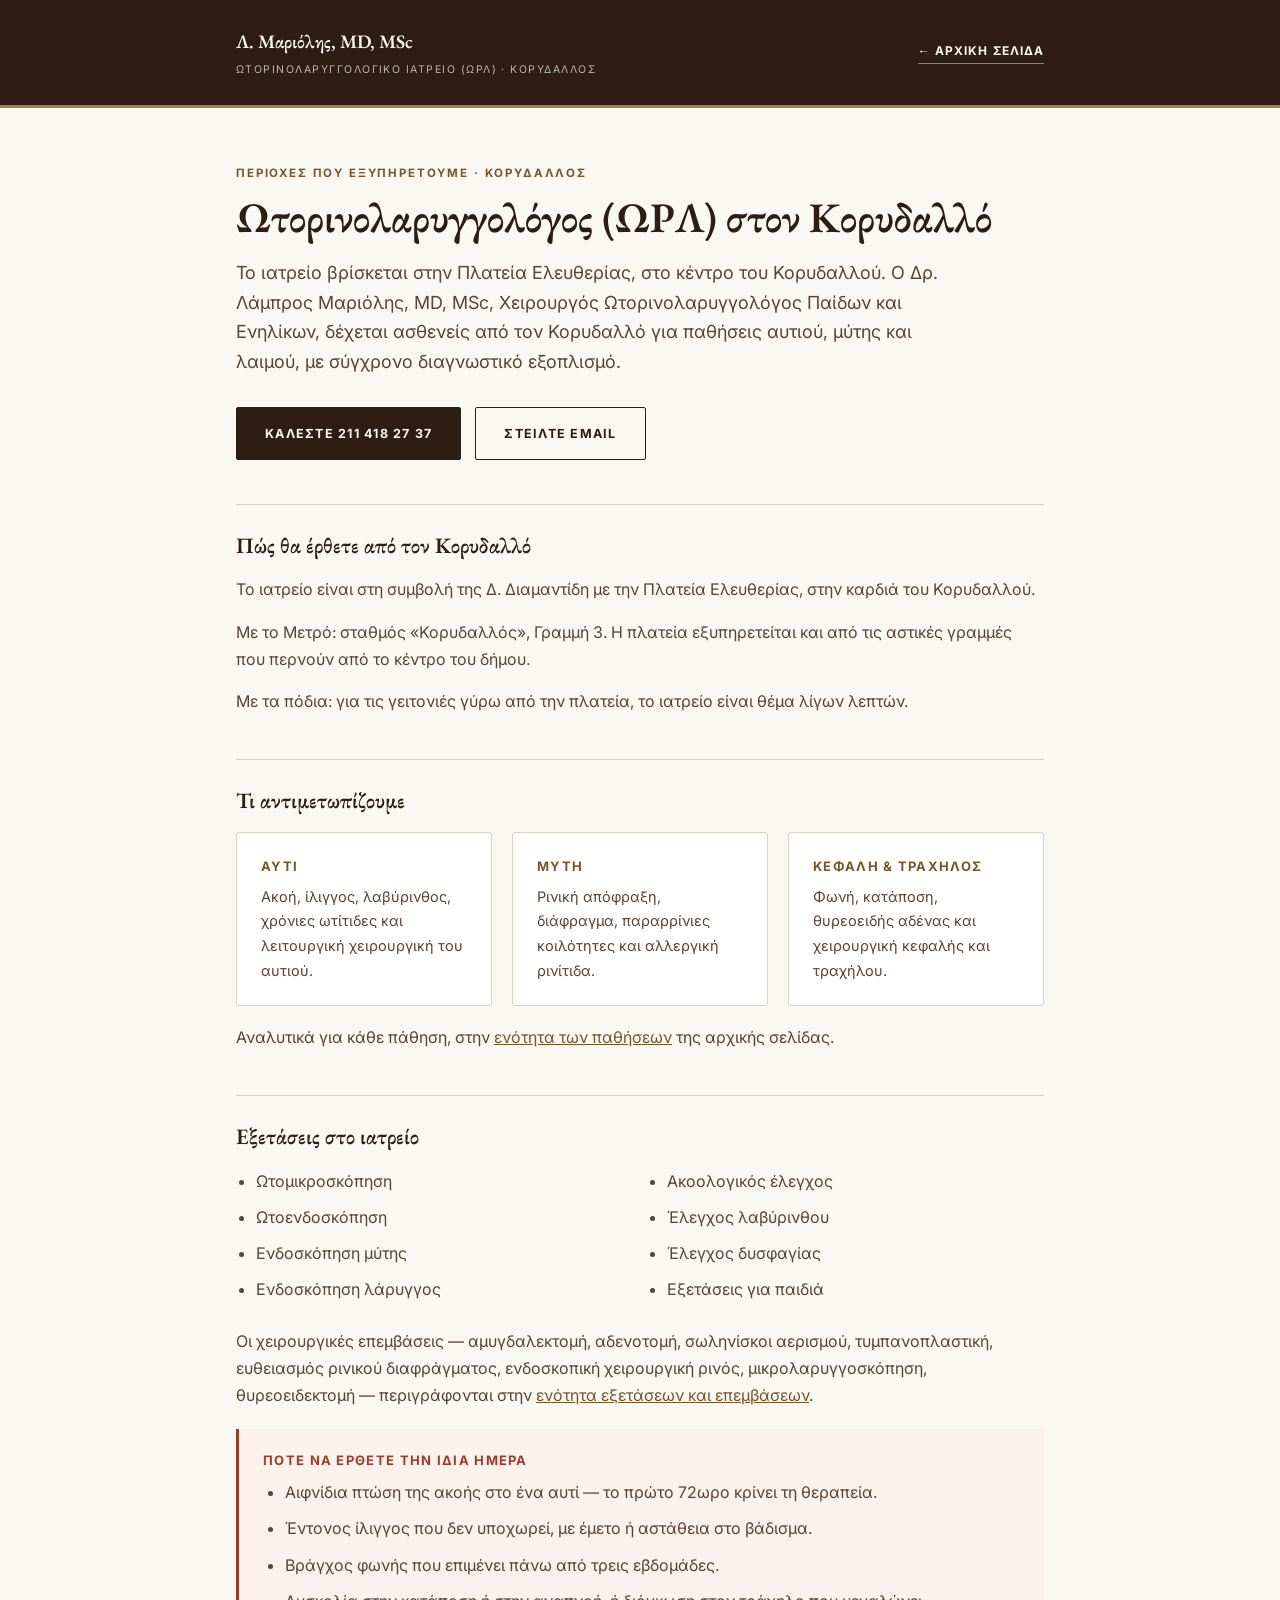
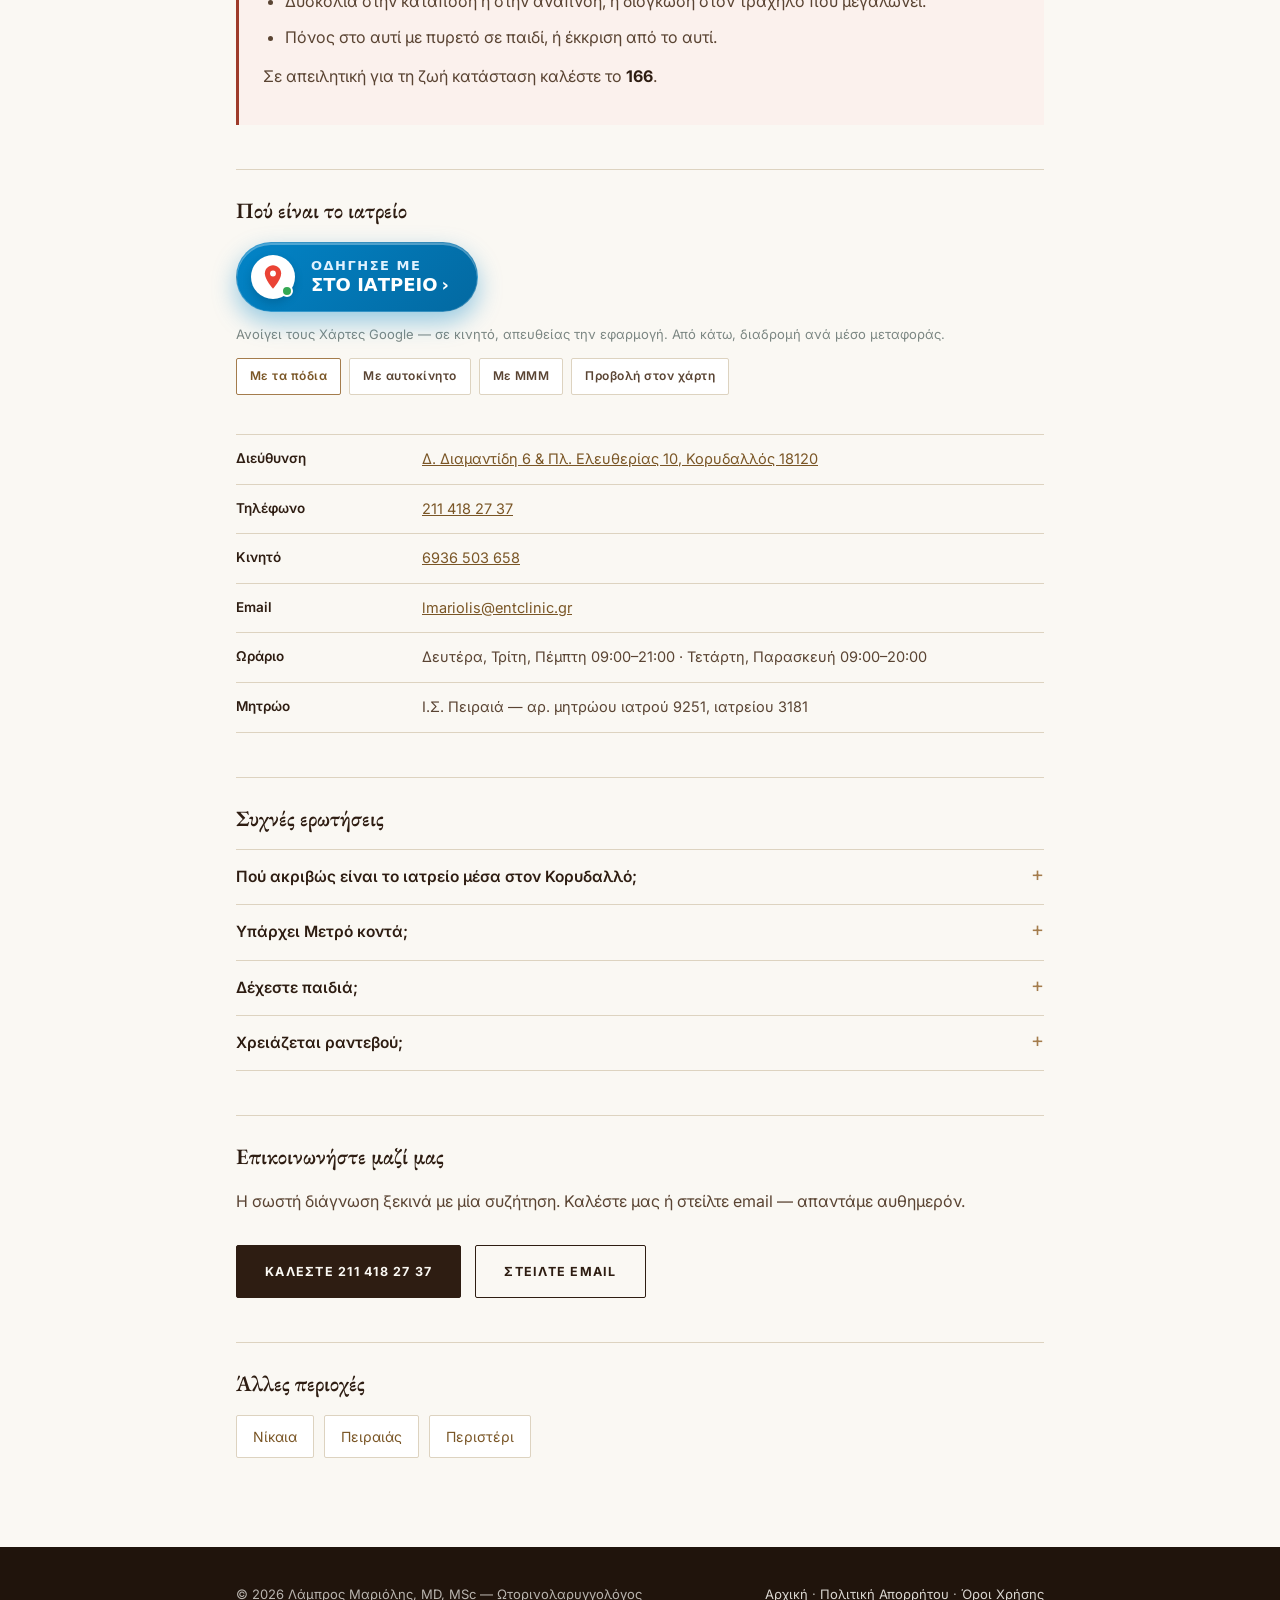
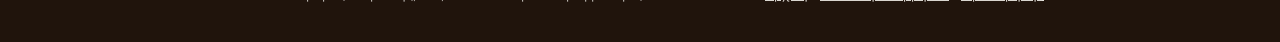
<file: korydallos/index.html>
<!DOCTYPE html>
<html lang="el">
<head>
<meta charset="UTF-8">
<meta name="viewport" content="width=device-width, initial-scale=1.0">
<title>ΩΡΛ Κορυδαλλός — Λ. Μαριόλης, MD, MSc | Ωτορινολαρυγγολογικό Ιατρείο</title>
<meta name="description" content="Ωτορινολαρυγγολόγος στον Κορυδαλλό — ιατρείο Λ. Μαριόλη, MD, MSc, στην Πλατεία Ελευθερίας. Ακοολογικός έλεγχος, ενδοσκόπηση, παιδο-ΩΡΛ, χειρουργική. Τηλ. 211 418 27 37.">
<link rel="canonical" href="https://entclinic.gr/korydallos/">
<meta property="og:type" content="website">
<meta property="og:locale" content="el_GR">
<meta property="og:title" content="ΩΡΛ Κορυδαλλός — Λ. Μαριόλης, MD, MSc | Ωτορινολαρυγγολογικό Ιατρείο">
<meta property="og:description" content="Ωτορινολαρυγγολόγος στον Κορυδαλλό — ιατρείο Λ. Μαριόλη, MD, MSc, στην Πλατεία Ελευθερίας. Ακοολογικός έλεγχος, ενδοσκόπηση, παιδο-ΩΡΛ, χειρουργική. Τηλ. 211 418 27 37.">
<meta property="og:url" content="https://entclinic.gr/korydallos/">
<meta property="og:image" content="https://entclinic.gr/assets/social-card.jpg">
<link rel="icon" href="../assets/favicon.ico" sizes="any">
<link rel="icon" type="image/png" sizes="32x32" href="../assets/favicon.png">
<link rel="apple-touch-icon" href="../assets/apple-touch-icon.png">
<meta name="theme-color" content="#2E1D12">
<link rel="stylesheet" href="../assets/legal.css">
<link rel="stylesheet" href="../assets/area.css">
<link rel="stylesheet" href="../assets/map-button.css">

<!-- Δομημένα δεδομένα: η σελίδα δεν δηλώνει δεύτερο ιατρείο. Παραπέμπει στο
     ένα και μοναδικό, με @id ίδιο με της αρχικής, και προσθέτει μόνο την
     περιοχή που εξυπηρετεί και τις ερωτήσεις αυτής της σελίδας. -->
<script type="application/ld+json">
{
  "@context": "https://schema.org",
  "@graph": [
    {
      "@type": "MedicalWebPage",
      "@id": "https://entclinic.gr/korydallos/#page",
      "url": "https://entclinic.gr/korydallos/",
      "name": "ΩΡΛ Κορυδαλλός — Λ. Μαριόλης, MD, MSc | Ωτορινολαρυγγολογικό Ιατρείο",
      "description": "Ωτορινολαρυγγολόγος στον Κορυδαλλό — ιατρείο Λ. Μαριόλη, MD, MSc, στην Πλατεία Ελευθερίας. Ακοολογικός έλεγχος, ενδοσκόπηση, παιδο-ΩΡΛ, χειρουργική. Τηλ. 211 418 27 37.",
      "inLanguage": "el",
      "isPartOf": { "@type": "WebSite", "url": "https://entclinic.gr/" },
      "about": { "@id": "https://entclinic.gr/#iatreio" },
      "breadcrumb": { "@id": "https://entclinic.gr/korydallos/#breadcrumb" }
    },
    {
      "@type": "BreadcrumbList",
      "@id": "https://entclinic.gr/korydallos/#breadcrumb",
      "itemListElement": [
        { "@type": "ListItem", "position": 1, "name": "Αρχική", "item": "https://entclinic.gr/" },
        { "@type": "ListItem", "position": 2, "name": "Κορυδαλλός", "item": "https://entclinic.gr/korydallos/" }
      ]
    },
    {
      "@type": "Physician",
      "@id": "https://entclinic.gr/#iatreio",
      "name": "Λάμπρος Μαριόλης, MD, MSc — Ωτορινολαρυγγολόγος",
      "url": "https://entclinic.gr/",
      "medicalSpecialty": "Otolaryngologic",
      "telephone": "+302114182737",
      "email": "lmariolis@entclinic.gr",
      "address": {
        "@type": "PostalAddress",
        "streetAddress": "Δ. Διαμαντίδη 6 & Πλ. Ελευθερίας 10",
        "addressLocality": "Κορυδαλλός",
        "postalCode": "18120",
        "addressRegion": "Αττική",
        "addressCountry": "GR"
      },
      "areaServed": { "@type": "City", "name": "Κορυδαλλός" },
      "openingHoursSpecification": [
        { "@type": "OpeningHoursSpecification", "dayOfWeek": ["Monday","Tuesday","Thursday"], "opens": "09:00", "closes": "21:00" },
        { "@type": "OpeningHoursSpecification", "dayOfWeek": ["Wednesday","Friday"], "opens": "09:00", "closes": "20:00" }
      ]
    },
    {
      "@type": "FAQPage",
      "@id": "https://entclinic.gr/korydallos/#faq",
      "mainEntity": [
      { "@type": "Question", "name": "Πού ακριβώς είναι το ιατρείο μέσα στον Κορυδαλλό;",
        "acceptedAnswer": { "@type": "Answer", "text": "Στη Δ. Διαμαντίδη 6, στη γωνία με την Πλατεία Ελευθερίας — στο κέντρο του δήμου, δίπλα στην πλατεία." } },
      { "@type": "Question", "name": "Υπάρχει Μετρό κοντά;",
        "acceptedAnswer": { "@type": "Answer", "text": "Ναι. Ο σταθμός «Κορυδαλλός» της Γραμμής 3 εξυπηρετεί την περιοχή και συνδέει τον Κορυδαλλό με τη Νίκαια, τον Πειραιά και το κέντρο της Αθήνας." } },
      { "@type": "Question", "name": "Δέχεστε παιδιά;",
        "acceptedAnswer": { "@type": "Answer", "text": "Ναι. Ο ιατρός είναι Χειρουργός Ωτορινολαρυγγολόγος Παίδων και Ενηλίκων, και το ιατρείο διαθέτει εξοπλισμό για παιδιατρικές εξετάσεις." } },
      { "@type": "Question", "name": "Χρειάζεται ραντεβού;",
        "acceptedAnswer": { "@type": "Answer", "text": "Ναι, ώστε να μη χρειαστεί να περιμένετε. Για επείγοντα περιστατικά τηλεφωνήστε στο 211 418 27 37 και θα βρεθεί χρόνος την ίδια ημέρα." } }
      ]
    }
  ]
}
</script>
</head>
<body>

<header class="legal">
  <div class="wrap">
    <div>
      <strong>Λ. Μαριόλης, MD, MSc</strong>
      <span>Ωτορινολαρυγγολογικό Ιατρείο (ΩΡΛ) · Κορυδαλλός</span>
    </div>
    <a href="../">← Αρχική σελίδα</a>
  </div>
</header>

<main>
  <div class="wrap">

    <p class="eyebrow">Περιοχές που εξυπηρετούμε · Κορυδαλλός</p>
    <h1>Ωτορινολαρυγγολόγος (ΩΡΛ) στον Κορυδαλλό</h1>
    <p class="lede">Το ιατρείο βρίσκεται στην Πλατεία Ελευθερίας, στο κέντρο του Κορυδαλλού. Ο Δρ. Λάμπρος Μαριόλης, MD, MSc, Χειρουργός
    Ωτορινολαρυγγολόγος Παίδων και Ενηλίκων, δέχεται ασθενείς από τον Κορυδαλλό για
    παθήσεις αυτιού, μύτης και λαιμού, με σύγχρονο διαγνωστικό εξοπλισμό.</p>

    <div class="actions">
      <a class="btn btn-solid" href="tel:2114182737">Καλέστε 211 418 27 37</a>
      <a class="btn btn-outline" href="mailto:lmariolis@entclinic.gr">Στείλτε email</a>
    </div>

    <h2>Πώς θα έρθετε από τον Κορυδαλλό</h2>
      <p>Το ιατρείο είναι στη συμβολή της Δ. Διαμαντίδη με την Πλατεία Ελευθερίας, στην καρδιά του Κορυδαλλού.</p>
      <p>Με το Μετρό: σταθμός «Κορυδαλλός», Γραμμή 3. Η πλατεία εξυπηρετείται και από τις αστικές γραμμές που περνούν από το κέντρο του δήμου.</p>
      <p>Με τα πόδια: για τις γειτονιές γύρω από την πλατεία, το ιατρείο είναι θέμα λίγων λεπτών.</p>

    <h2>Τι αντιμετωπίζουμε</h2>
    <div class="cards">
      <div class="card">
        <h3>Αυτί</h3>
        <p>Ακοή, ίλιγγος, λαβύρινθος, χρόνιες ωτίτιδες και λειτουργική
        χειρουργική του αυτιού.</p>
      </div>
      <div class="card">
        <h3>Μύτη</h3>
        <p>Ρινική απόφραξη, διάφραγμα, παραρρίνιες κοιλότητες και αλλεργική
        ρινίτιδα.</p>
      </div>
      <div class="card">
        <h3>Κεφαλή &amp; Τράχηλος</h3>
        <p>Φωνή, κατάποση, θυρεοειδής αδένας και χειρουργική κεφαλής και
        τραχήλου.</p>
      </div>
    </div>
    <p style="margin-top:18px;">Αναλυτικά για κάθε πάθηση, στην
    <a href="../#specialties">ενότητα των παθήσεων</a> της αρχικής σελίδας.</p>

    <h2>Εξετάσεις στο ιατρείο</h2>
    <ul class="two-col"><li>Ωτομικροσκόπηση</li><li>Ωτοενδοσκόπηση</li><li>Ενδοσκόπηση μύτης</li><li>Ενδοσκόπηση λάρυγγος</li><li>Ακοολογικός έλεγχος</li><li>Έλεγχος λαβύρινθου</li><li>Έλεγχος δυσφαγίας</li><li>Εξετάσεις για παιδιά</li></ul>
    <p>Οι χειρουργικές επεμβάσεις — αμυγδαλεκτομή, αδενοτομή, σωληνίσκοι
    αερισμού, τυμπανοπλαστική, ευθειασμός ρινικού διαφράγματος, ενδοσκοπική
    χειρουργική ρινός, μικρολαρυγγοσκόπηση, θυρεοειδεκτομή — περιγράφονται
    στην <a href="../#services">ενότητα εξετάσεων και επεμβάσεων</a>.</p>

    <div class="urgent">
      <h3>Πότε να έρθετε την ίδια ημέρα</h3>
      <ul><li>Αιφνίδια πτώση της ακοής στο ένα αυτί — το πρώτο 72ωρο κρίνει τη θεραπεία.</li><li>Έντονος ίλιγγος που δεν υποχωρεί, με έμετο ή αστάθεια στο βάδισμα.</li><li>Βράγχος φωνής που επιμένει πάνω από τρεις εβδομάδες.</li><li>Δυσκολία στην κατάποση ή στην αναπνοή, ή διόγκωση στον τράχηλο που μεγαλώνει.</li><li>Πόνος στο αυτί με πυρετό σε παιδί, ή έκκριση από το αυτί.</li></ul>
      <p style="margin-top:12px;">Σε απειλητική για τη ζωή κατάσταση καλέστε
      το <strong>166</strong>.</p>
    </div>

    <h2>Πού είναι το ιατρείο</h2>

    <a href="https://maps.app.goo.gl/2Zwkrue6Wv7vSznw6?g_st=ac" target="_blank" rel="noopener noreferrer" class="smart-map-button"
       aria-label="Οδηγίες προς το ιατρείο με τους Χάρτες Google — ανοίγει σε νέο παράθυρο">
      <div class="map-icon-wrapper">
        <svg class="google-pin-icon" viewBox="0 0 24 24" width="28" height="28" aria-hidden="true" focusable="false">
          <path fill="#EA4335" d="M12 2C8.13 2 5 5.13 5 9c0 5.25 7 13 7 13s7-7.75 7-13c0-3.87-3.13-7-7-7z"/>
          <circle fill="#FFFFFF" cx="12" cy="9" r="2.5"/>
        </svg>
        <div class="mini-fold-map"></div>
      </div>
      <div class="button-text-content">
        <span class="button-main-title">ΟΔΗΓΗΣΕ ΜΕ</span>
        <span class="button-sub-title">ΣΤΟ ΙΑΤΡΕΙΟ <span class="arrow-icon">›</span></span>
      </div>
    </a>
    <p class="gmaps-help">Ανοίγει τους Χάρτες Google — σε κινητό, απευθείας την
    εφαρμογή. Από κάτω, διαδρομή ανά μέσο μεταφοράς.</p>
    <ul class="gmaps-modes"><li><a href="https://www.google.com/maps/dir/?api=1&amp;destination=37.9772195%2C23.6490417&amp;travelmode=walking" target="_blank" rel="noopener">Με τα πόδια</a></li><li><a href="https://www.google.com/maps/dir/?api=1&amp;destination=37.9772195%2C23.6490417&amp;travelmode=driving" target="_blank" rel="noopener">Με αυτοκίνητο</a></li><li><a href="https://www.google.com/maps/dir/?api=1&amp;destination=37.9772195%2C23.6490417&amp;travelmode=transit" target="_blank" rel="noopener">Με ΜΜΜ</a></li>
      <li><a href="https://www.google.com/maps/place/%CE%94.%20%CE%94%CE%B9%CE%B1%CE%BC%CE%B1%CE%BD%CF%84%CE%AF%CE%B4%CE%B7%206%20%26%20%CE%A0%CE%BB.%20%CE%95%CE%BB%CE%B5%CF%85%CE%B8%CE%B5%CF%81%CE%AF%CE%B1%CF%82%2010%2C%20%CE%9A%CE%BF%CF%81%CF%85%CE%B4%CE%B1%CE%BB%CE%BB%CF%8C%CF%82%2018120/@37.9772195,23.6490417,17z" target="_blank" rel="noopener">Προβολή στον χάρτη</a></li>
    </ul>

    <dl class="nap">
      <div><dt>Διεύθυνση</dt><dd><a href="https://www.google.com/maps/place/%CE%94.%20%CE%94%CE%B9%CE%B1%CE%BC%CE%B1%CE%BD%CF%84%CE%AF%CE%B4%CE%B7%206%20%26%20%CE%A0%CE%BB.%20%CE%95%CE%BB%CE%B5%CF%85%CE%B8%CE%B5%CF%81%CE%AF%CE%B1%CF%82%2010%2C%20%CE%9A%CE%BF%CF%81%CF%85%CE%B4%CE%B1%CE%BB%CE%BB%CF%8C%CF%82%2018120/@37.9772195,23.6490417,17z" target="_blank" rel="noopener">Δ. Διαμαντίδη 6 &amp; Πλ. Ελευθερίας 10, Κορυδαλλός 18120</a></dd></div>
      <div><dt>Τηλέφωνο</dt><dd><a href="tel:2114182737">211 418 27 37</a></dd></div>
      <div><dt>Κινητό</dt><dd><a href="tel:6936503658">6936 503 658</a></dd></div>
      <div><dt>Email</dt><dd><a href="mailto:lmariolis@entclinic.gr">lmariolis@entclinic.gr</a></dd></div>
      <div><dt>Ωράριο</dt><dd>Δευτέρα, Τρίτη, Πέμπτη 09:00–21:00 · Τετάρτη, Παρασκευή 09:00–20:00</dd></div>
      <div><dt>Μητρώο</dt><dd>Ι.Σ. Πειραιά — αρ. μητρώου ιατρού 9251, ιατρείου 3181</dd></div>
    </dl>

    <h2>Συχνές ερωτήσεις</h2>
    <div class="faq">
      <details>
        <summary>Πού ακριβώς είναι το ιατρείο μέσα στον Κορυδαλλό;</summary>
        <p>Στη Δ. Διαμαντίδη 6, στη γωνία με την Πλατεία Ελευθερίας — στο κέντρο του δήμου, δίπλα στην πλατεία.</p>
      </details>
      <details>
        <summary>Υπάρχει Μετρό κοντά;</summary>
        <p>Ναι. Ο σταθμός «Κορυδαλλός» της Γραμμής 3 εξυπηρετεί την περιοχή και συνδέει τον Κορυδαλλό με τη Νίκαια, τον Πειραιά και το κέντρο της Αθήνας.</p>
      </details>
      <details>
        <summary>Δέχεστε παιδιά;</summary>
        <p>Ναι. Ο ιατρός είναι Χειρουργός Ωτορινολαρυγγολόγος Παίδων και Ενηλίκων, και το ιατρείο διαθέτει εξοπλισμό για παιδιατρικές εξετάσεις.</p>
      </details>
      <details>
        <summary>Χρειάζεται ραντεβού;</summary>
        <p>Ναι, ώστε να μη χρειαστεί να περιμένετε. Για επείγοντα περιστατικά τηλεφωνήστε στο 211 418 27 37 και θα βρεθεί χρόνος την ίδια ημέρα.</p>
      </details>
    </div>

    <h2>Επικοινωνήστε μαζί μας</h2>
    <p>Η σωστή διάγνωση ξεκινά με μία συζήτηση. Καλέστε μας ή στείλτε email —
    απαντάμε αυθημερόν.</p>
    <div class="actions">
      <a class="btn btn-solid" href="tel:2114182737">Καλέστε 211 418 27 37</a>
      <a class="btn btn-outline" href="mailto:lmariolis@entclinic.gr">Στείλτε email</a>
    </div>

    <h2>Άλλες περιοχές</h2>
    <ul class="nearby"><li><a href="../nikaia/">Νίκαια</a></li><li><a href="../peiraias/">Πειραιάς</a></li><li><a href="../peristeri/">Περιστέρι</a></li></ul>

  </div>
</main>

<footer class="legal">
  <div class="wrap">
    <span>© <span id="yr">2026</span> Λάμπρος Μαριόλης, MD, MSc — Ωτορινολαρυγγολόγος</span>
    <span><a href="../">Αρχική</a> · <a href="../privacy.html">Πολιτική Απορρήτου</a> · <a href="../terms.html">Όροι Χρήσης</a></span>
  </div>
</footer>

<script>document.getElementById('yr').textContent = new Date().getFullYear();</script>

</body>
</html>
</file>
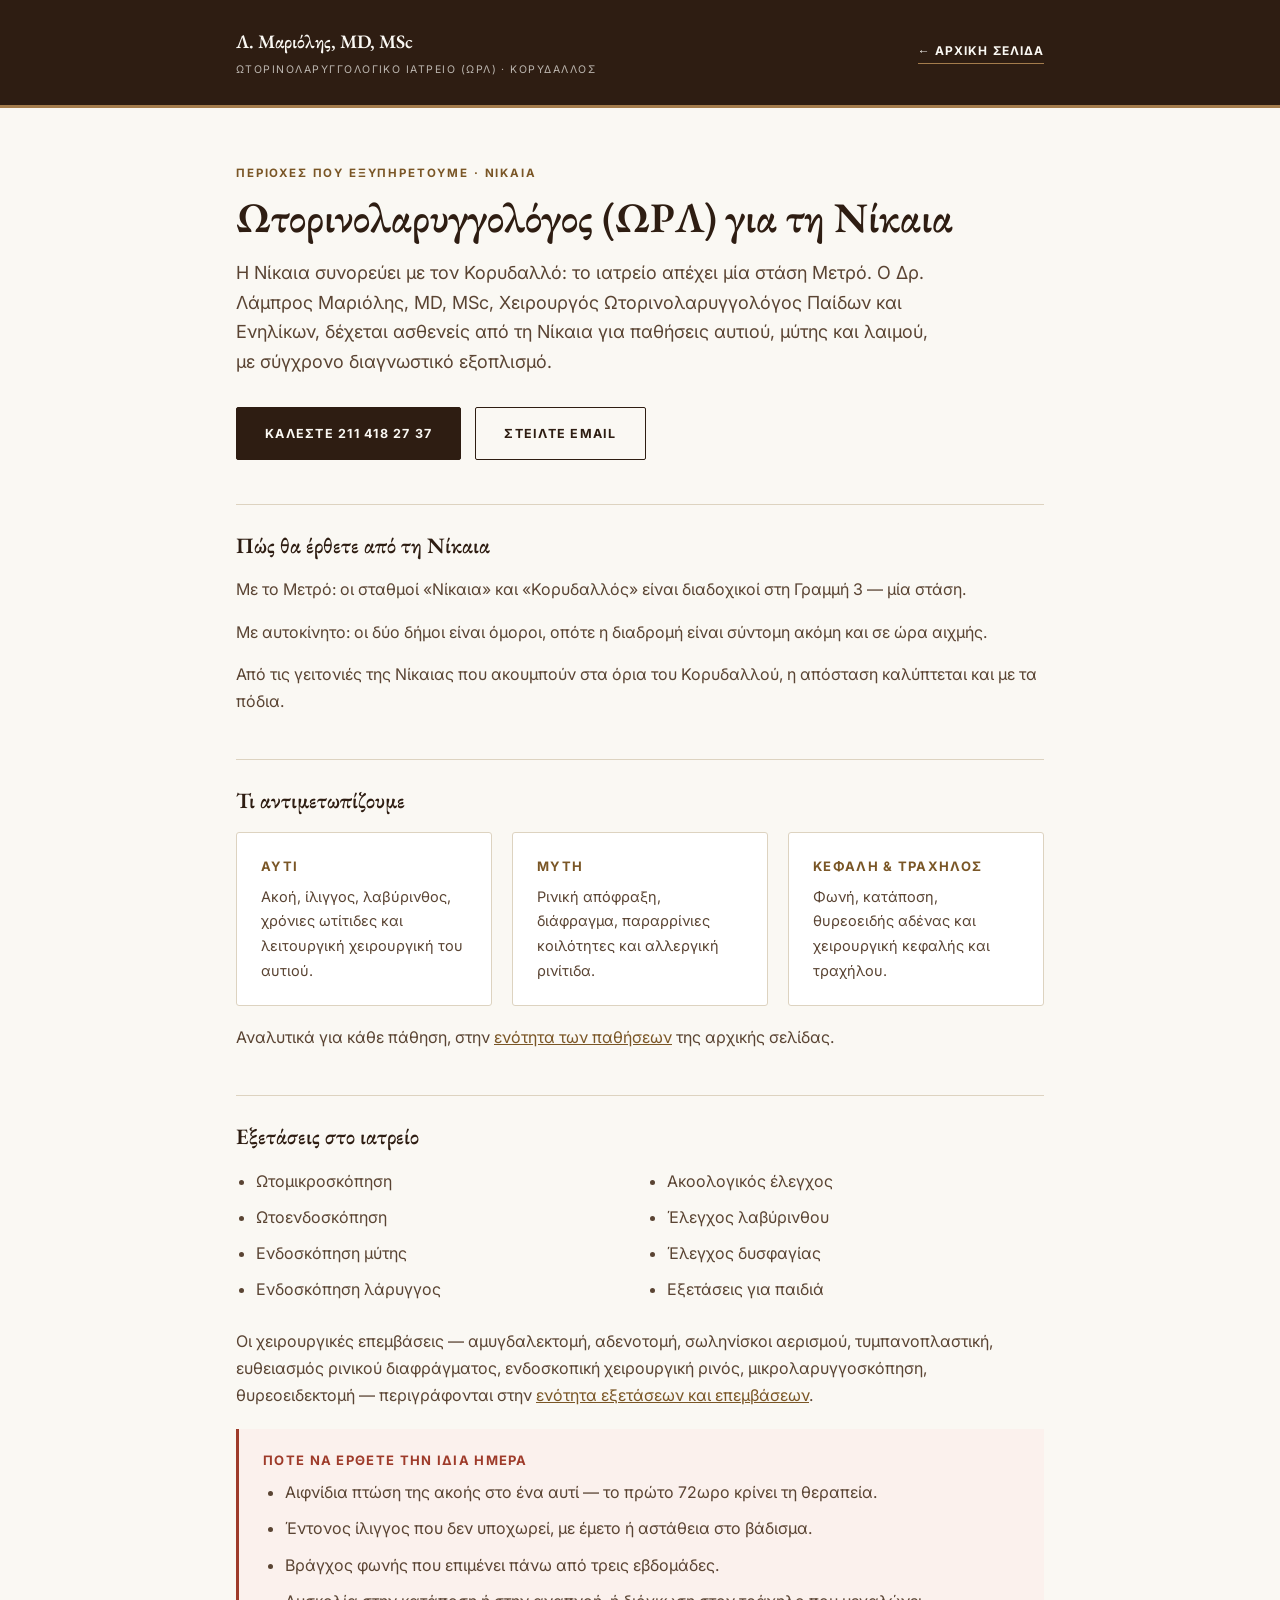
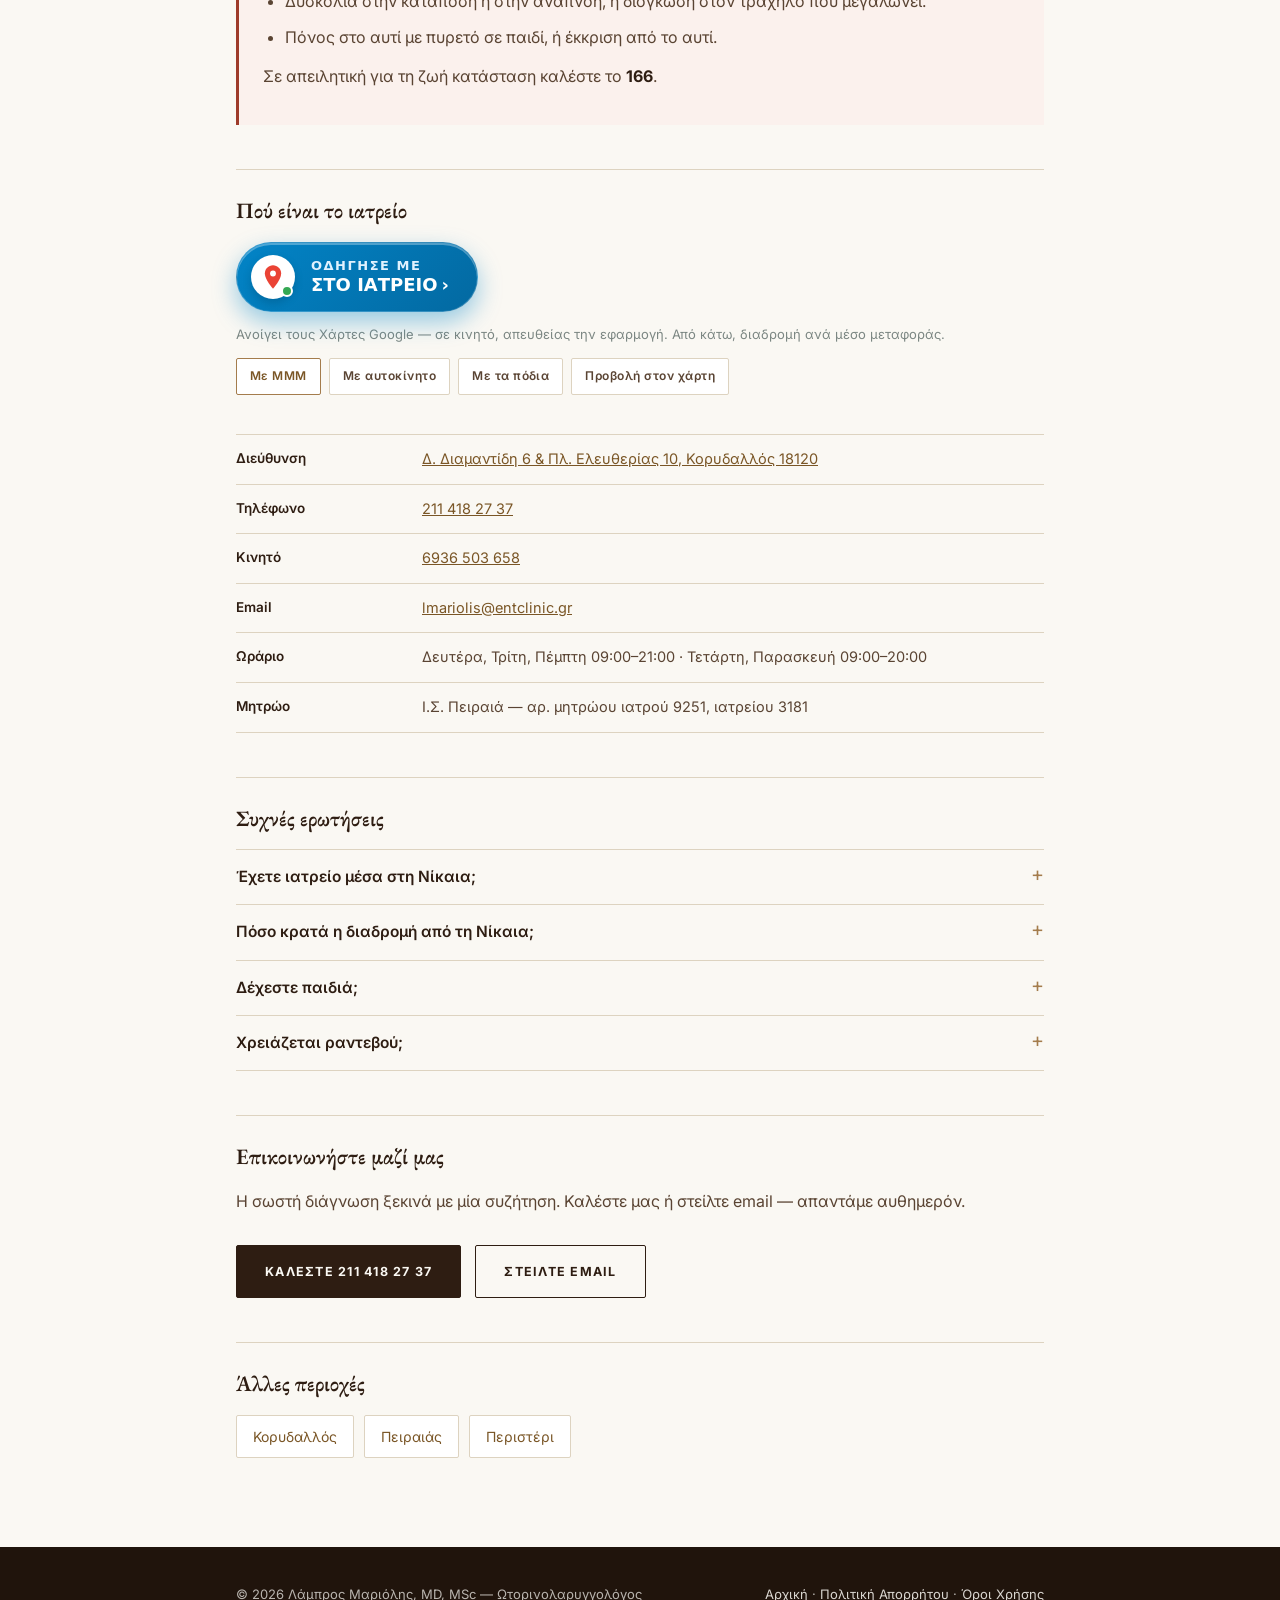
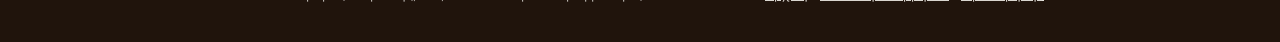
<file: nikaia/index.html>
<!DOCTYPE html>
<html lang="el">
<head>
<meta charset="UTF-8">
<meta name="viewport" content="width=device-width, initial-scale=1.0">
<title>ΩΡΛ Νίκαια — Λ. Μαριόλης, MD, MSc | Ιατρείο στον Κορυδαλλό</title>
<meta name="description" content="Ωτορινολαρυγγολόγος για τη Νίκαια — ιατρείο Λ. Μαριόλη, MD, MSc, μία στάση Μετρό από τη Νίκαια. Ακοολογικός έλεγχος, ενδοσκόπηση, παιδο-ΩΡΛ, χειρουργική. Τηλ. 211 418 27 37.">
<link rel="canonical" href="https://entclinic.gr/nikaia/">
<meta property="og:type" content="website">
<meta property="og:locale" content="el_GR">
<meta property="og:title" content="ΩΡΛ Νίκαια — Λ. Μαριόλης, MD, MSc | Ιατρείο στον Κορυδαλλό">
<meta property="og:description" content="Ωτορινολαρυγγολόγος για τη Νίκαια — ιατρείο Λ. Μαριόλη, MD, MSc, μία στάση Μετρό από τη Νίκαια. Ακοολογικός έλεγχος, ενδοσκόπηση, παιδο-ΩΡΛ, χειρουργική. Τηλ. 211 418 27 37.">
<meta property="og:url" content="https://entclinic.gr/nikaia/">
<meta property="og:image" content="https://entclinic.gr/assets/social-card.jpg">
<link rel="icon" href="../assets/favicon.ico" sizes="any">
<link rel="icon" type="image/png" sizes="32x32" href="../assets/favicon.png">
<link rel="apple-touch-icon" href="../assets/apple-touch-icon.png">
<meta name="theme-color" content="#2E1D12">
<link rel="stylesheet" href="../assets/legal.css">
<link rel="stylesheet" href="../assets/area.css">
<link rel="stylesheet" href="../assets/map-button.css">

<!-- Δομημένα δεδομένα: η σελίδα δεν δηλώνει δεύτερο ιατρείο. Παραπέμπει στο
     ένα και μοναδικό, με @id ίδιο με της αρχικής, και προσθέτει μόνο την
     περιοχή που εξυπηρετεί και τις ερωτήσεις αυτής της σελίδας. -->
<script type="application/ld+json">
{
  "@context": "https://schema.org",
  "@graph": [
    {
      "@type": "MedicalWebPage",
      "@id": "https://entclinic.gr/nikaia/#page",
      "url": "https://entclinic.gr/nikaia/",
      "name": "ΩΡΛ Νίκαια — Λ. Μαριόλης, MD, MSc | Ιατρείο στον Κορυδαλλό",
      "description": "Ωτορινολαρυγγολόγος για τη Νίκαια — ιατρείο Λ. Μαριόλη, MD, MSc, μία στάση Μετρό από τη Νίκαια. Ακοολογικός έλεγχος, ενδοσκόπηση, παιδο-ΩΡΛ, χειρουργική. Τηλ. 211 418 27 37.",
      "inLanguage": "el",
      "isPartOf": { "@type": "WebSite", "url": "https://entclinic.gr/" },
      "about": { "@id": "https://entclinic.gr/#iatreio" },
      "breadcrumb": { "@id": "https://entclinic.gr/nikaia/#breadcrumb" }
    },
    {
      "@type": "BreadcrumbList",
      "@id": "https://entclinic.gr/nikaia/#breadcrumb",
      "itemListElement": [
        { "@type": "ListItem", "position": 1, "name": "Αρχική", "item": "https://entclinic.gr/" },
        { "@type": "ListItem", "position": 2, "name": "Νίκαια", "item": "https://entclinic.gr/nikaia/" }
      ]
    },
    {
      "@type": "Physician",
      "@id": "https://entclinic.gr/#iatreio",
      "name": "Λάμπρος Μαριόλης, MD, MSc — Ωτορινολαρυγγολόγος",
      "url": "https://entclinic.gr/",
      "medicalSpecialty": "Otolaryngologic",
      "telephone": "+302114182737",
      "email": "lmariolis@entclinic.gr",
      "address": {
        "@type": "PostalAddress",
        "streetAddress": "Δ. Διαμαντίδη 6 & Πλ. Ελευθερίας 10",
        "addressLocality": "Κορυδαλλός",
        "postalCode": "18120",
        "addressRegion": "Αττική",
        "addressCountry": "GR"
      },
      "areaServed": { "@type": "City", "name": "Νίκαια" },
      "openingHoursSpecification": [
        { "@type": "OpeningHoursSpecification", "dayOfWeek": ["Monday","Tuesday","Thursday"], "opens": "09:00", "closes": "21:00" },
        { "@type": "OpeningHoursSpecification", "dayOfWeek": ["Wednesday","Friday"], "opens": "09:00", "closes": "20:00" }
      ]
    },
    {
      "@type": "FAQPage",
      "@id": "https://entclinic.gr/nikaia/#faq",
      "mainEntity": [
      { "@type": "Question", "name": "Έχετε ιατρείο μέσα στη Νίκαια;",
        "acceptedAnswer": { "@type": "Answer", "text": "Όχι. Το ιατρείο είναι ένα, στον Κορυδαλλό, στη Δ. Διαμαντίδη 6 και Πλ. Ελευθερίας 10 — μία στάση Μετρό από τη Νίκαια." } },
      { "@type": "Question", "name": "Πόσο κρατά η διαδρομή από τη Νίκαια;",
        "acceptedAnswer": { "@type": "Answer", "text": "Οι δύο δήμοι είναι γειτονικοί και οι σταθμοί Μετρό διαδοχικοί, οπότε η μετακίνηση είναι από τις συντομότερες του λεκανοπεδίου." } },
      { "@type": "Question", "name": "Δέχεστε παιδιά;",
        "acceptedAnswer": { "@type": "Answer", "text": "Ναι. Ο ιατρός είναι Χειρουργός Ωτορινολαρυγγολόγος Παίδων και Ενηλίκων, και το ιατρείο διαθέτει εξοπλισμό για παιδιατρικές εξετάσεις." } },
      { "@type": "Question", "name": "Χρειάζεται ραντεβού;",
        "acceptedAnswer": { "@type": "Answer", "text": "Ναι, ώστε να μη χρειαστεί να περιμένετε. Για επείγοντα περιστατικά τηλεφωνήστε στο 211 418 27 37 και θα βρεθεί χρόνος την ίδια ημέρα." } }
      ]
    }
  ]
}
</script>
</head>
<body>

<header class="legal">
  <div class="wrap">
    <div>
      <strong>Λ. Μαριόλης, MD, MSc</strong>
      <span>Ωτορινολαρυγγολογικό Ιατρείο (ΩΡΛ) · Κορυδαλλός</span>
    </div>
    <a href="../">← Αρχική σελίδα</a>
  </div>
</header>

<main>
  <div class="wrap">

    <p class="eyebrow">Περιοχές που εξυπηρετούμε · Νίκαια</p>
    <h1>Ωτορινολαρυγγολόγος (ΩΡΛ) για τη Νίκαια</h1>
    <p class="lede">Η Νίκαια συνορεύει με τον Κορυδαλλό: το ιατρείο απέχει μία στάση Μετρό. Ο Δρ. Λάμπρος Μαριόλης, MD, MSc, Χειρουργός
    Ωτορινολαρυγγολόγος Παίδων και Ενηλίκων, δέχεται ασθενείς από τη Νίκαια για
    παθήσεις αυτιού, μύτης και λαιμού, με σύγχρονο διαγνωστικό εξοπλισμό.</p>

    <div class="actions">
      <a class="btn btn-solid" href="tel:2114182737">Καλέστε 211 418 27 37</a>
      <a class="btn btn-outline" href="mailto:lmariolis@entclinic.gr">Στείλτε email</a>
    </div>

    <h2>Πώς θα έρθετε από τη Νίκαια</h2>
      <p>Με το Μετρό: οι σταθμοί «Νίκαια» και «Κορυδαλλός» είναι διαδοχικοί στη Γραμμή 3 — μία στάση.</p>
      <p>Με αυτοκίνητο: οι δύο δήμοι είναι όμοροι, οπότε η διαδρομή είναι σύντομη ακόμη και σε ώρα αιχμής.</p>
      <p>Από τις γειτονιές της Νίκαιας που ακουμπούν στα όρια του Κορυδαλλού, η απόσταση καλύπτεται και με τα πόδια.</p>

    <h2>Τι αντιμετωπίζουμε</h2>
    <div class="cards">
      <div class="card">
        <h3>Αυτί</h3>
        <p>Ακοή, ίλιγγος, λαβύρινθος, χρόνιες ωτίτιδες και λειτουργική
        χειρουργική του αυτιού.</p>
      </div>
      <div class="card">
        <h3>Μύτη</h3>
        <p>Ρινική απόφραξη, διάφραγμα, παραρρίνιες κοιλότητες και αλλεργική
        ρινίτιδα.</p>
      </div>
      <div class="card">
        <h3>Κεφαλή &amp; Τράχηλος</h3>
        <p>Φωνή, κατάποση, θυρεοειδής αδένας και χειρουργική κεφαλής και
        τραχήλου.</p>
      </div>
    </div>
    <p style="margin-top:18px;">Αναλυτικά για κάθε πάθηση, στην
    <a href="../#specialties">ενότητα των παθήσεων</a> της αρχικής σελίδας.</p>

    <h2>Εξετάσεις στο ιατρείο</h2>
    <ul class="two-col"><li>Ωτομικροσκόπηση</li><li>Ωτοενδοσκόπηση</li><li>Ενδοσκόπηση μύτης</li><li>Ενδοσκόπηση λάρυγγος</li><li>Ακοολογικός έλεγχος</li><li>Έλεγχος λαβύρινθου</li><li>Έλεγχος δυσφαγίας</li><li>Εξετάσεις για παιδιά</li></ul>
    <p>Οι χειρουργικές επεμβάσεις — αμυγδαλεκτομή, αδενοτομή, σωληνίσκοι
    αερισμού, τυμπανοπλαστική, ευθειασμός ρινικού διαφράγματος, ενδοσκοπική
    χειρουργική ρινός, μικρολαρυγγοσκόπηση, θυρεοειδεκτομή — περιγράφονται
    στην <a href="../#services">ενότητα εξετάσεων και επεμβάσεων</a>.</p>

    <div class="urgent">
      <h3>Πότε να έρθετε την ίδια ημέρα</h3>
      <ul><li>Αιφνίδια πτώση της ακοής στο ένα αυτί — το πρώτο 72ωρο κρίνει τη θεραπεία.</li><li>Έντονος ίλιγγος που δεν υποχωρεί, με έμετο ή αστάθεια στο βάδισμα.</li><li>Βράγχος φωνής που επιμένει πάνω από τρεις εβδομάδες.</li><li>Δυσκολία στην κατάποση ή στην αναπνοή, ή διόγκωση στον τράχηλο που μεγαλώνει.</li><li>Πόνος στο αυτί με πυρετό σε παιδί, ή έκκριση από το αυτί.</li></ul>
      <p style="margin-top:12px;">Σε απειλητική για τη ζωή κατάσταση καλέστε
      το <strong>166</strong>.</p>
    </div>

    <h2>Πού είναι το ιατρείο</h2>

    <a href="https://maps.app.goo.gl/2Zwkrue6Wv7vSznw6?g_st=ac" target="_blank" rel="noopener noreferrer" class="smart-map-button"
       aria-label="Οδηγίες προς το ιατρείο με τους Χάρτες Google — ανοίγει σε νέο παράθυρο">
      <div class="map-icon-wrapper">
        <svg class="google-pin-icon" viewBox="0 0 24 24" width="28" height="28" aria-hidden="true" focusable="false">
          <path fill="#EA4335" d="M12 2C8.13 2 5 5.13 5 9c0 5.25 7 13 7 13s7-7.75 7-13c0-3.87-3.13-7-7-7z"/>
          <circle fill="#FFFFFF" cx="12" cy="9" r="2.5"/>
        </svg>
        <div class="mini-fold-map"></div>
      </div>
      <div class="button-text-content">
        <span class="button-main-title">ΟΔΗΓΗΣΕ ΜΕ</span>
        <span class="button-sub-title">ΣΤΟ ΙΑΤΡΕΙΟ <span class="arrow-icon">›</span></span>
      </div>
    </a>
    <p class="gmaps-help">Ανοίγει τους Χάρτες Google — σε κινητό, απευθείας την
    εφαρμογή. Από κάτω, διαδρομή ανά μέσο μεταφοράς.</p>
    <ul class="gmaps-modes"><li><a href="https://www.google.com/maps/dir/?api=1&amp;destination=37.9772195%2C23.6490417&amp;travelmode=transit" target="_blank" rel="noopener">Με ΜΜΜ</a></li><li><a href="https://www.google.com/maps/dir/?api=1&amp;destination=37.9772195%2C23.6490417&amp;travelmode=driving" target="_blank" rel="noopener">Με αυτοκίνητο</a></li><li><a href="https://www.google.com/maps/dir/?api=1&amp;destination=37.9772195%2C23.6490417&amp;travelmode=walking" target="_blank" rel="noopener">Με τα πόδια</a></li>
      <li><a href="https://www.google.com/maps/place/%CE%94.%20%CE%94%CE%B9%CE%B1%CE%BC%CE%B1%CE%BD%CF%84%CE%AF%CE%B4%CE%B7%206%20%26%20%CE%A0%CE%BB.%20%CE%95%CE%BB%CE%B5%CF%85%CE%B8%CE%B5%CF%81%CE%AF%CE%B1%CF%82%2010%2C%20%CE%9A%CE%BF%CF%81%CF%85%CE%B4%CE%B1%CE%BB%CE%BB%CF%8C%CF%82%2018120/@37.9772195,23.6490417,17z" target="_blank" rel="noopener">Προβολή στον χάρτη</a></li>
    </ul>

    <dl class="nap">
      <div><dt>Διεύθυνση</dt><dd><a href="https://www.google.com/maps/place/%CE%94.%20%CE%94%CE%B9%CE%B1%CE%BC%CE%B1%CE%BD%CF%84%CE%AF%CE%B4%CE%B7%206%20%26%20%CE%A0%CE%BB.%20%CE%95%CE%BB%CE%B5%CF%85%CE%B8%CE%B5%CF%81%CE%AF%CE%B1%CF%82%2010%2C%20%CE%9A%CE%BF%CF%81%CF%85%CE%B4%CE%B1%CE%BB%CE%BB%CF%8C%CF%82%2018120/@37.9772195,23.6490417,17z" target="_blank" rel="noopener">Δ. Διαμαντίδη 6 &amp; Πλ. Ελευθερίας 10, Κορυδαλλός 18120</a></dd></div>
      <div><dt>Τηλέφωνο</dt><dd><a href="tel:2114182737">211 418 27 37</a></dd></div>
      <div><dt>Κινητό</dt><dd><a href="tel:6936503658">6936 503 658</a></dd></div>
      <div><dt>Email</dt><dd><a href="mailto:lmariolis@entclinic.gr">lmariolis@entclinic.gr</a></dd></div>
      <div><dt>Ωράριο</dt><dd>Δευτέρα, Τρίτη, Πέμπτη 09:00–21:00 · Τετάρτη, Παρασκευή 09:00–20:00</dd></div>
      <div><dt>Μητρώο</dt><dd>Ι.Σ. Πειραιά — αρ. μητρώου ιατρού 9251, ιατρείου 3181</dd></div>
    </dl>

    <h2>Συχνές ερωτήσεις</h2>
    <div class="faq">
      <details>
        <summary>Έχετε ιατρείο μέσα στη Νίκαια;</summary>
        <p>Όχι. Το ιατρείο είναι ένα, στον Κορυδαλλό, στη Δ. Διαμαντίδη 6 και Πλ. Ελευθερίας 10 — μία στάση Μετρό από τη Νίκαια.</p>
      </details>
      <details>
        <summary>Πόσο κρατά η διαδρομή από τη Νίκαια;</summary>
        <p>Οι δύο δήμοι είναι γειτονικοί και οι σταθμοί Μετρό διαδοχικοί, οπότε η μετακίνηση είναι από τις συντομότερες του λεκανοπεδίου.</p>
      </details>
      <details>
        <summary>Δέχεστε παιδιά;</summary>
        <p>Ναι. Ο ιατρός είναι Χειρουργός Ωτορινολαρυγγολόγος Παίδων και Ενηλίκων, και το ιατρείο διαθέτει εξοπλισμό για παιδιατρικές εξετάσεις.</p>
      </details>
      <details>
        <summary>Χρειάζεται ραντεβού;</summary>
        <p>Ναι, ώστε να μη χρειαστεί να περιμένετε. Για επείγοντα περιστατικά τηλεφωνήστε στο 211 418 27 37 και θα βρεθεί χρόνος την ίδια ημέρα.</p>
      </details>
    </div>

    <h2>Επικοινωνήστε μαζί μας</h2>
    <p>Η σωστή διάγνωση ξεκινά με μία συζήτηση. Καλέστε μας ή στείλτε email —
    απαντάμε αυθημερόν.</p>
    <div class="actions">
      <a class="btn btn-solid" href="tel:2114182737">Καλέστε 211 418 27 37</a>
      <a class="btn btn-outline" href="mailto:lmariolis@entclinic.gr">Στείλτε email</a>
    </div>

    <h2>Άλλες περιοχές</h2>
    <ul class="nearby"><li><a href="../korydallos/">Κορυδαλλός</a></li><li><a href="../peiraias/">Πειραιάς</a></li><li><a href="../peristeri/">Περιστέρι</a></li></ul>

  </div>
</main>

<footer class="legal">
  <div class="wrap">
    <span>© <span id="yr">2026</span> Λάμπρος Μαριόλης, MD, MSc — Ωτορινολαρυγγολόγος</span>
    <span><a href="../">Αρχική</a> · <a href="../privacy.html">Πολιτική Απορρήτου</a> · <a href="../terms.html">Όροι Χρήσης</a></span>
  </div>
</footer>

<script>document.getElementById('yr').textContent = new Date().getFullYear();</script>

</body>
</html>
</file>
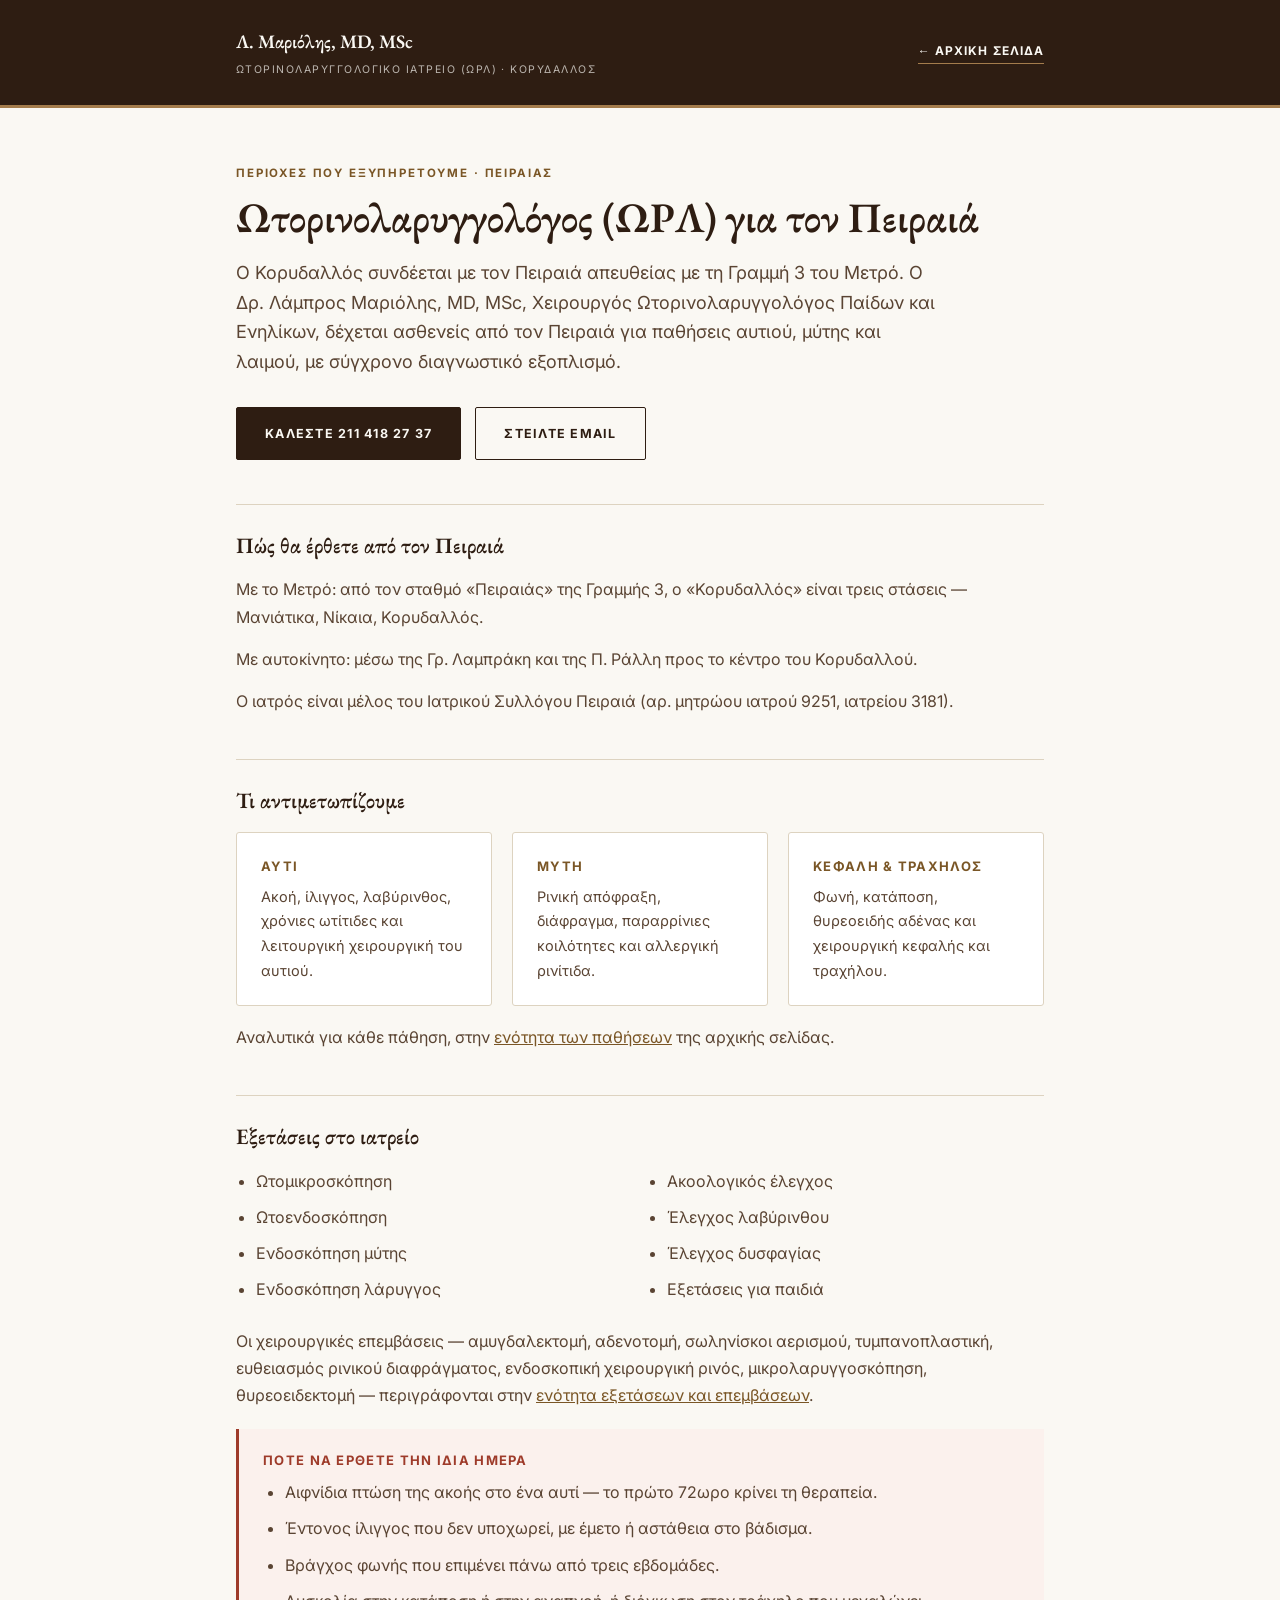
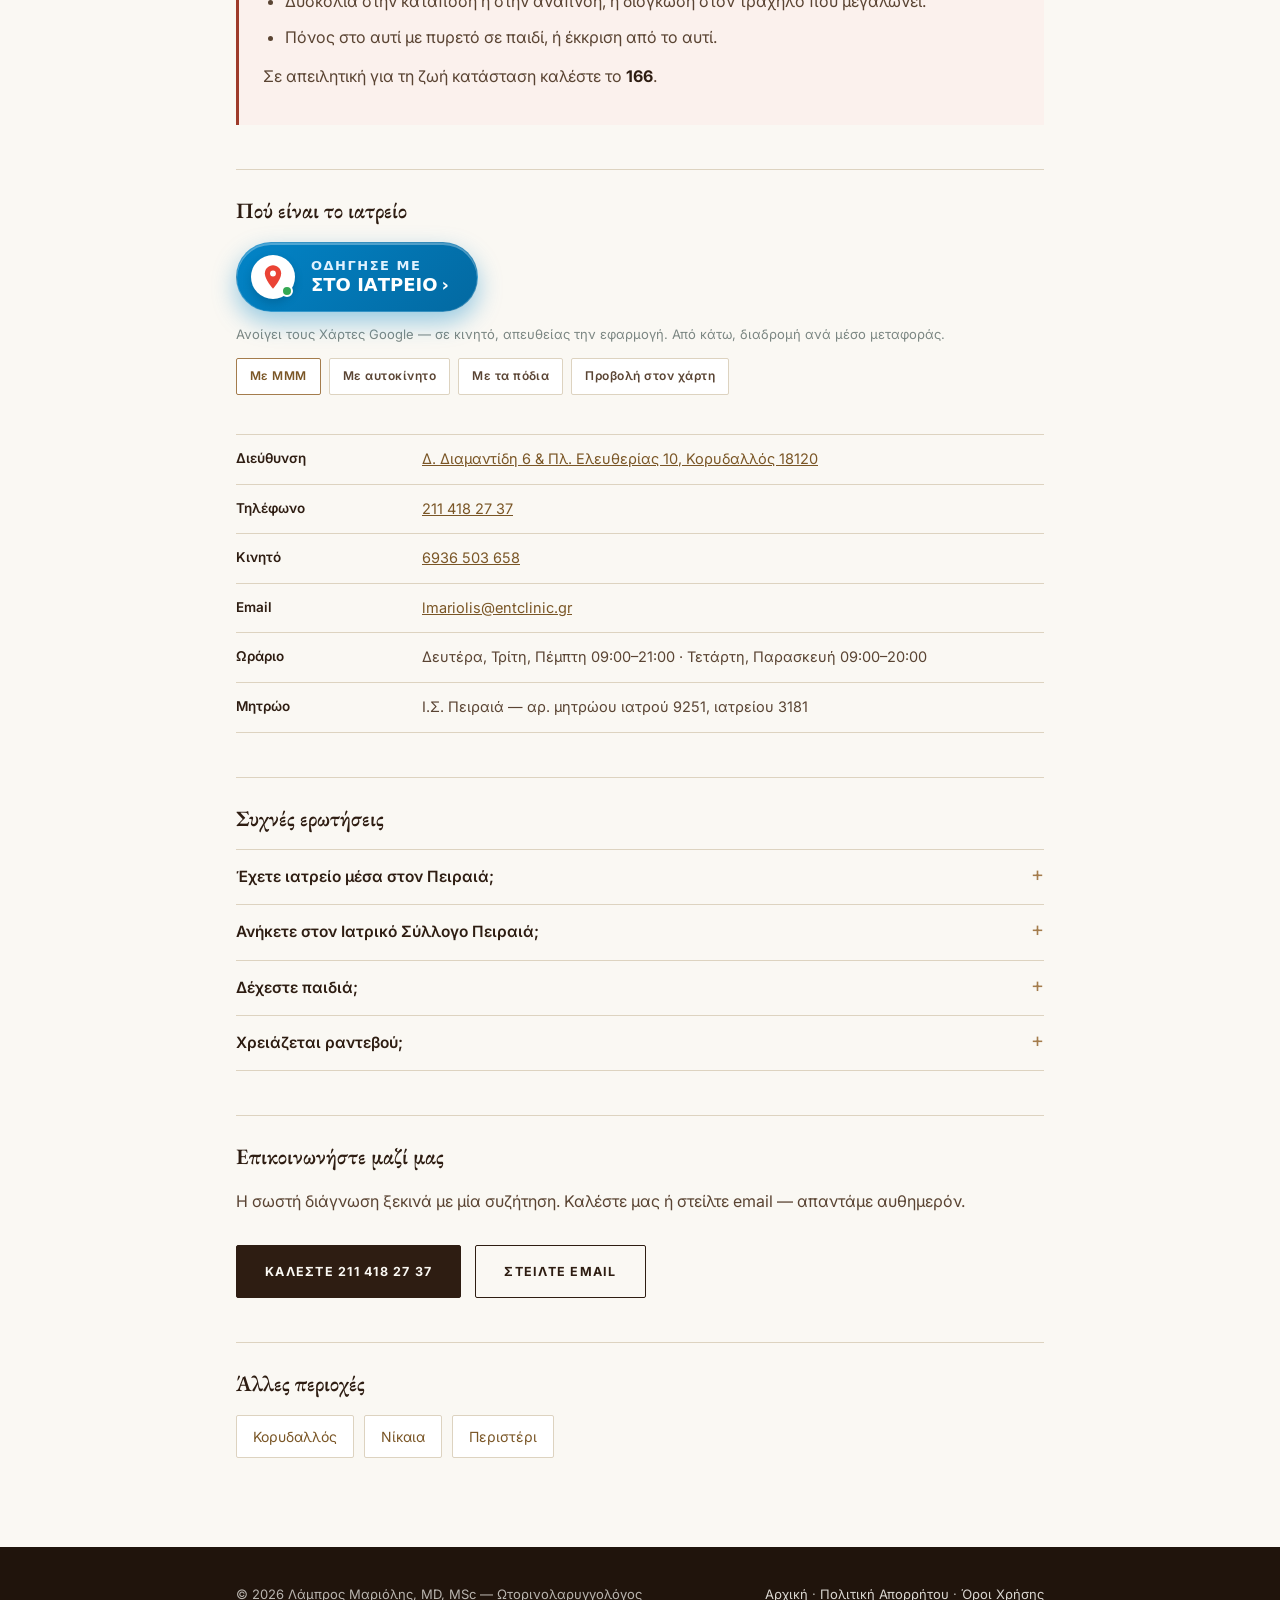
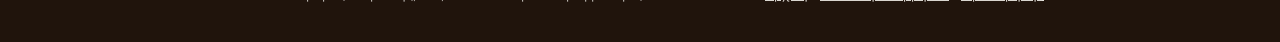
<file: peiraias/index.html>
<!DOCTYPE html>
<html lang="el">
<head>
<meta charset="UTF-8">
<meta name="viewport" content="width=device-width, initial-scale=1.0">
<title>ΩΡΛ Πειραιάς — Λ. Μαριόλης, MD, MSc | Ιατρείο στον Κορυδαλλό</title>
<meta name="description" content="Ωτορινολαρυγγολόγος για τον Πειραιά — ιατρείο Λ. Μαριόλη, MD, MSc, τρεις στάσεις Μετρό από τον Πειραιά. Ακοολογικός έλεγχος, ενδοσκόπηση, παιδο-ΩΡΛ, χειρουργική. Τηλ. 211 418 27 37.">
<link rel="canonical" href="https://entclinic.gr/peiraias/">
<meta property="og:type" content="website">
<meta property="og:locale" content="el_GR">
<meta property="og:title" content="ΩΡΛ Πειραιάς — Λ. Μαριόλης, MD, MSc | Ιατρείο στον Κορυδαλλό">
<meta property="og:description" content="Ωτορινολαρυγγολόγος για τον Πειραιά — ιατρείο Λ. Μαριόλη, MD, MSc, τρεις στάσεις Μετρό από τον Πειραιά. Ακοολογικός έλεγχος, ενδοσκόπηση, παιδο-ΩΡΛ, χειρουργική. Τηλ. 211 418 27 37.">
<meta property="og:url" content="https://entclinic.gr/peiraias/">
<meta property="og:image" content="https://entclinic.gr/assets/social-card.jpg">
<link rel="icon" href="../assets/favicon.ico" sizes="any">
<link rel="icon" type="image/png" sizes="32x32" href="../assets/favicon.png">
<link rel="apple-touch-icon" href="../assets/apple-touch-icon.png">
<meta name="theme-color" content="#2E1D12">
<link rel="stylesheet" href="../assets/legal.css">
<link rel="stylesheet" href="../assets/area.css">
<link rel="stylesheet" href="../assets/map-button.css">

<!-- Δομημένα δεδομένα: η σελίδα δεν δηλώνει δεύτερο ιατρείο. Παραπέμπει στο
     ένα και μοναδικό, με @id ίδιο με της αρχικής, και προσθέτει μόνο την
     περιοχή που εξυπηρετεί και τις ερωτήσεις αυτής της σελίδας. -->
<script type="application/ld+json">
{
  "@context": "https://schema.org",
  "@graph": [
    {
      "@type": "MedicalWebPage",
      "@id": "https://entclinic.gr/peiraias/#page",
      "url": "https://entclinic.gr/peiraias/",
      "name": "ΩΡΛ Πειραιάς — Λ. Μαριόλης, MD, MSc | Ιατρείο στον Κορυδαλλό",
      "description": "Ωτορινολαρυγγολόγος για τον Πειραιά — ιατρείο Λ. Μαριόλη, MD, MSc, τρεις στάσεις Μετρό από τον Πειραιά. Ακοολογικός έλεγχος, ενδοσκόπηση, παιδο-ΩΡΛ, χειρουργική. Τηλ. 211 418 27 37.",
      "inLanguage": "el",
      "isPartOf": { "@type": "WebSite", "url": "https://entclinic.gr/" },
      "about": { "@id": "https://entclinic.gr/#iatreio" },
      "breadcrumb": { "@id": "https://entclinic.gr/peiraias/#breadcrumb" }
    },
    {
      "@type": "BreadcrumbList",
      "@id": "https://entclinic.gr/peiraias/#breadcrumb",
      "itemListElement": [
        { "@type": "ListItem", "position": 1, "name": "Αρχική", "item": "https://entclinic.gr/" },
        { "@type": "ListItem", "position": 2, "name": "Πειραιάς", "item": "https://entclinic.gr/peiraias/" }
      ]
    },
    {
      "@type": "Physician",
      "@id": "https://entclinic.gr/#iatreio",
      "name": "Λάμπρος Μαριόλης, MD, MSc — Ωτορινολαρυγγολόγος",
      "url": "https://entclinic.gr/",
      "medicalSpecialty": "Otolaryngologic",
      "telephone": "+302114182737",
      "email": "lmariolis@entclinic.gr",
      "address": {
        "@type": "PostalAddress",
        "streetAddress": "Δ. Διαμαντίδη 6 & Πλ. Ελευθερίας 10",
        "addressLocality": "Κορυδαλλός",
        "postalCode": "18120",
        "addressRegion": "Αττική",
        "addressCountry": "GR"
      },
      "areaServed": { "@type": "City", "name": "Πειραιάς" },
      "openingHoursSpecification": [
        { "@type": "OpeningHoursSpecification", "dayOfWeek": ["Monday","Tuesday","Thursday"], "opens": "09:00", "closes": "21:00" },
        { "@type": "OpeningHoursSpecification", "dayOfWeek": ["Wednesday","Friday"], "opens": "09:00", "closes": "20:00" }
      ]
    },
    {
      "@type": "FAQPage",
      "@id": "https://entclinic.gr/peiraias/#faq",
      "mainEntity": [
      { "@type": "Question", "name": "Έχετε ιατρείο μέσα στον Πειραιά;",
        "acceptedAnswer": { "@type": "Answer", "text": "Όχι. Το ιατρείο είναι στον Κορυδαλλό, τρεις στάσεις Μετρό από τον σταθμό «Πειραιάς» της Γραμμής 3." } },
      { "@type": "Question", "name": "Ανήκετε στον Ιατρικό Σύλλογο Πειραιά;",
        "acceptedAnswer": { "@type": "Answer", "text": "Ναι. Αριθμός μητρώου ιατρού 9251 και ιατρείου 3181 στον Ιατρικό Σύλλογο Πειραιά." } },
      { "@type": "Question", "name": "Δέχεστε παιδιά;",
        "acceptedAnswer": { "@type": "Answer", "text": "Ναι. Ο ιατρός είναι Χειρουργός Ωτορινολαρυγγολόγος Παίδων και Ενηλίκων, και το ιατρείο διαθέτει εξοπλισμό για παιδιατρικές εξετάσεις." } },
      { "@type": "Question", "name": "Χρειάζεται ραντεβού;",
        "acceptedAnswer": { "@type": "Answer", "text": "Ναι, ώστε να μη χρειαστεί να περιμένετε. Για επείγοντα περιστατικά τηλεφωνήστε στο 211 418 27 37 και θα βρεθεί χρόνος την ίδια ημέρα." } }
      ]
    }
  ]
}
</script>
</head>
<body>

<header class="legal">
  <div class="wrap">
    <div>
      <strong>Λ. Μαριόλης, MD, MSc</strong>
      <span>Ωτορινολαρυγγολογικό Ιατρείο (ΩΡΛ) · Κορυδαλλός</span>
    </div>
    <a href="../">← Αρχική σελίδα</a>
  </div>
</header>

<main>
  <div class="wrap">

    <p class="eyebrow">Περιοχές που εξυπηρετούμε · Πειραιάς</p>
    <h1>Ωτορινολαρυγγολόγος (ΩΡΛ) για τον Πειραιά</h1>
    <p class="lede">Ο Κορυδαλλός συνδέεται με τον Πειραιά απευθείας με τη Γραμμή 3 του Μετρό. Ο Δρ. Λάμπρος Μαριόλης, MD, MSc, Χειρουργός
    Ωτορινολαρυγγολόγος Παίδων και Ενηλίκων, δέχεται ασθενείς από τον Πειραιά για
    παθήσεις αυτιού, μύτης και λαιμού, με σύγχρονο διαγνωστικό εξοπλισμό.</p>

    <div class="actions">
      <a class="btn btn-solid" href="tel:2114182737">Καλέστε 211 418 27 37</a>
      <a class="btn btn-outline" href="mailto:lmariolis@entclinic.gr">Στείλτε email</a>
    </div>

    <h2>Πώς θα έρθετε από τον Πειραιά</h2>
      <p>Με το Μετρό: από τον σταθμό «Πειραιάς» της Γραμμής 3, ο «Κορυδαλλός» είναι τρεις στάσεις — Μανιάτικα, Νίκαια, Κορυδαλλός.</p>
      <p>Με αυτοκίνητο: μέσω της Γρ. Λαμπράκη και της Π. Ράλλη προς το κέντρο του Κορυδαλλού.</p>
      <p>Ο ιατρός είναι μέλος του Ιατρικού Συλλόγου Πειραιά (αρ. μητρώου ιατρού 9251, ιατρείου 3181).</p>

    <h2>Τι αντιμετωπίζουμε</h2>
    <div class="cards">
      <div class="card">
        <h3>Αυτί</h3>
        <p>Ακοή, ίλιγγος, λαβύρινθος, χρόνιες ωτίτιδες και λειτουργική
        χειρουργική του αυτιού.</p>
      </div>
      <div class="card">
        <h3>Μύτη</h3>
        <p>Ρινική απόφραξη, διάφραγμα, παραρρίνιες κοιλότητες και αλλεργική
        ρινίτιδα.</p>
      </div>
      <div class="card">
        <h3>Κεφαλή &amp; Τράχηλος</h3>
        <p>Φωνή, κατάποση, θυρεοειδής αδένας και χειρουργική κεφαλής και
        τραχήλου.</p>
      </div>
    </div>
    <p style="margin-top:18px;">Αναλυτικά για κάθε πάθηση, στην
    <a href="../#specialties">ενότητα των παθήσεων</a> της αρχικής σελίδας.</p>

    <h2>Εξετάσεις στο ιατρείο</h2>
    <ul class="two-col"><li>Ωτομικροσκόπηση</li><li>Ωτοενδοσκόπηση</li><li>Ενδοσκόπηση μύτης</li><li>Ενδοσκόπηση λάρυγγος</li><li>Ακοολογικός έλεγχος</li><li>Έλεγχος λαβύρινθου</li><li>Έλεγχος δυσφαγίας</li><li>Εξετάσεις για παιδιά</li></ul>
    <p>Οι χειρουργικές επεμβάσεις — αμυγδαλεκτομή, αδενοτομή, σωληνίσκοι
    αερισμού, τυμπανοπλαστική, ευθειασμός ρινικού διαφράγματος, ενδοσκοπική
    χειρουργική ρινός, μικρολαρυγγοσκόπηση, θυρεοειδεκτομή — περιγράφονται
    στην <a href="../#services">ενότητα εξετάσεων και επεμβάσεων</a>.</p>

    <div class="urgent">
      <h3>Πότε να έρθετε την ίδια ημέρα</h3>
      <ul><li>Αιφνίδια πτώση της ακοής στο ένα αυτί — το πρώτο 72ωρο κρίνει τη θεραπεία.</li><li>Έντονος ίλιγγος που δεν υποχωρεί, με έμετο ή αστάθεια στο βάδισμα.</li><li>Βράγχος φωνής που επιμένει πάνω από τρεις εβδομάδες.</li><li>Δυσκολία στην κατάποση ή στην αναπνοή, ή διόγκωση στον τράχηλο που μεγαλώνει.</li><li>Πόνος στο αυτί με πυρετό σε παιδί, ή έκκριση από το αυτί.</li></ul>
      <p style="margin-top:12px;">Σε απειλητική για τη ζωή κατάσταση καλέστε
      το <strong>166</strong>.</p>
    </div>

    <h2>Πού είναι το ιατρείο</h2>

    <a href="https://maps.app.goo.gl/2Zwkrue6Wv7vSznw6?g_st=ac" target="_blank" rel="noopener noreferrer" class="smart-map-button"
       aria-label="Οδηγίες προς το ιατρείο με τους Χάρτες Google — ανοίγει σε νέο παράθυρο">
      <div class="map-icon-wrapper">
        <svg class="google-pin-icon" viewBox="0 0 24 24" width="28" height="28" aria-hidden="true" focusable="false">
          <path fill="#EA4335" d="M12 2C8.13 2 5 5.13 5 9c0 5.25 7 13 7 13s7-7.75 7-13c0-3.87-3.13-7-7-7z"/>
          <circle fill="#FFFFFF" cx="12" cy="9" r="2.5"/>
        </svg>
        <div class="mini-fold-map"></div>
      </div>
      <div class="button-text-content">
        <span class="button-main-title">ΟΔΗΓΗΣΕ ΜΕ</span>
        <span class="button-sub-title">ΣΤΟ ΙΑΤΡΕΙΟ <span class="arrow-icon">›</span></span>
      </div>
    </a>
    <p class="gmaps-help">Ανοίγει τους Χάρτες Google — σε κινητό, απευθείας την
    εφαρμογή. Από κάτω, διαδρομή ανά μέσο μεταφοράς.</p>
    <ul class="gmaps-modes"><li><a href="https://www.google.com/maps/dir/?api=1&amp;destination=37.9772195%2C23.6490417&amp;travelmode=transit" target="_blank" rel="noopener">Με ΜΜΜ</a></li><li><a href="https://www.google.com/maps/dir/?api=1&amp;destination=37.9772195%2C23.6490417&amp;travelmode=driving" target="_blank" rel="noopener">Με αυτοκίνητο</a></li><li><a href="https://www.google.com/maps/dir/?api=1&amp;destination=37.9772195%2C23.6490417&amp;travelmode=walking" target="_blank" rel="noopener">Με τα πόδια</a></li>
      <li><a href="https://www.google.com/maps/place/%CE%94.%20%CE%94%CE%B9%CE%B1%CE%BC%CE%B1%CE%BD%CF%84%CE%AF%CE%B4%CE%B7%206%20%26%20%CE%A0%CE%BB.%20%CE%95%CE%BB%CE%B5%CF%85%CE%B8%CE%B5%CF%81%CE%AF%CE%B1%CF%82%2010%2C%20%CE%9A%CE%BF%CF%81%CF%85%CE%B4%CE%B1%CE%BB%CE%BB%CF%8C%CF%82%2018120/@37.9772195,23.6490417,17z" target="_blank" rel="noopener">Προβολή στον χάρτη</a></li>
    </ul>

    <dl class="nap">
      <div><dt>Διεύθυνση</dt><dd><a href="https://www.google.com/maps/place/%CE%94.%20%CE%94%CE%B9%CE%B1%CE%BC%CE%B1%CE%BD%CF%84%CE%AF%CE%B4%CE%B7%206%20%26%20%CE%A0%CE%BB.%20%CE%95%CE%BB%CE%B5%CF%85%CE%B8%CE%B5%CF%81%CE%AF%CE%B1%CF%82%2010%2C%20%CE%9A%CE%BF%CF%81%CF%85%CE%B4%CE%B1%CE%BB%CE%BB%CF%8C%CF%82%2018120/@37.9772195,23.6490417,17z" target="_blank" rel="noopener">Δ. Διαμαντίδη 6 &amp; Πλ. Ελευθερίας 10, Κορυδαλλός 18120</a></dd></div>
      <div><dt>Τηλέφωνο</dt><dd><a href="tel:2114182737">211 418 27 37</a></dd></div>
      <div><dt>Κινητό</dt><dd><a href="tel:6936503658">6936 503 658</a></dd></div>
      <div><dt>Email</dt><dd><a href="mailto:lmariolis@entclinic.gr">lmariolis@entclinic.gr</a></dd></div>
      <div><dt>Ωράριο</dt><dd>Δευτέρα, Τρίτη, Πέμπτη 09:00–21:00 · Τετάρτη, Παρασκευή 09:00–20:00</dd></div>
      <div><dt>Μητρώο</dt><dd>Ι.Σ. Πειραιά — αρ. μητρώου ιατρού 9251, ιατρείου 3181</dd></div>
    </dl>

    <h2>Συχνές ερωτήσεις</h2>
    <div class="faq">
      <details>
        <summary>Έχετε ιατρείο μέσα στον Πειραιά;</summary>
        <p>Όχι. Το ιατρείο είναι στον Κορυδαλλό, τρεις στάσεις Μετρό από τον σταθμό «Πειραιάς» της Γραμμής 3.</p>
      </details>
      <details>
        <summary>Ανήκετε στον Ιατρικό Σύλλογο Πειραιά;</summary>
        <p>Ναι. Αριθμός μητρώου ιατρού 9251 και ιατρείου 3181 στον Ιατρικό Σύλλογο Πειραιά.</p>
      </details>
      <details>
        <summary>Δέχεστε παιδιά;</summary>
        <p>Ναι. Ο ιατρός είναι Χειρουργός Ωτορινολαρυγγολόγος Παίδων και Ενηλίκων, και το ιατρείο διαθέτει εξοπλισμό για παιδιατρικές εξετάσεις.</p>
      </details>
      <details>
        <summary>Χρειάζεται ραντεβού;</summary>
        <p>Ναι, ώστε να μη χρειαστεί να περιμένετε. Για επείγοντα περιστατικά τηλεφωνήστε στο 211 418 27 37 και θα βρεθεί χρόνος την ίδια ημέρα.</p>
      </details>
    </div>

    <h2>Επικοινωνήστε μαζί μας</h2>
    <p>Η σωστή διάγνωση ξεκινά με μία συζήτηση. Καλέστε μας ή στείλτε email —
    απαντάμε αυθημερόν.</p>
    <div class="actions">
      <a class="btn btn-solid" href="tel:2114182737">Καλέστε 211 418 27 37</a>
      <a class="btn btn-outline" href="mailto:lmariolis@entclinic.gr">Στείλτε email</a>
    </div>

    <h2>Άλλες περιοχές</h2>
    <ul class="nearby"><li><a href="../korydallos/">Κορυδαλλός</a></li><li><a href="../nikaia/">Νίκαια</a></li><li><a href="../peristeri/">Περιστέρι</a></li></ul>

  </div>
</main>

<footer class="legal">
  <div class="wrap">
    <span>© <span id="yr">2026</span> Λάμπρος Μαριόλης, MD, MSc — Ωτορινολαρυγγολόγος</span>
    <span><a href="../">Αρχική</a> · <a href="../privacy.html">Πολιτική Απορρήτου</a> · <a href="../terms.html">Όροι Χρήσης</a></span>
  </div>
</footer>

<script>document.getElementById('yr').textContent = new Date().getFullYear();</script>

</body>
</html>
</file>
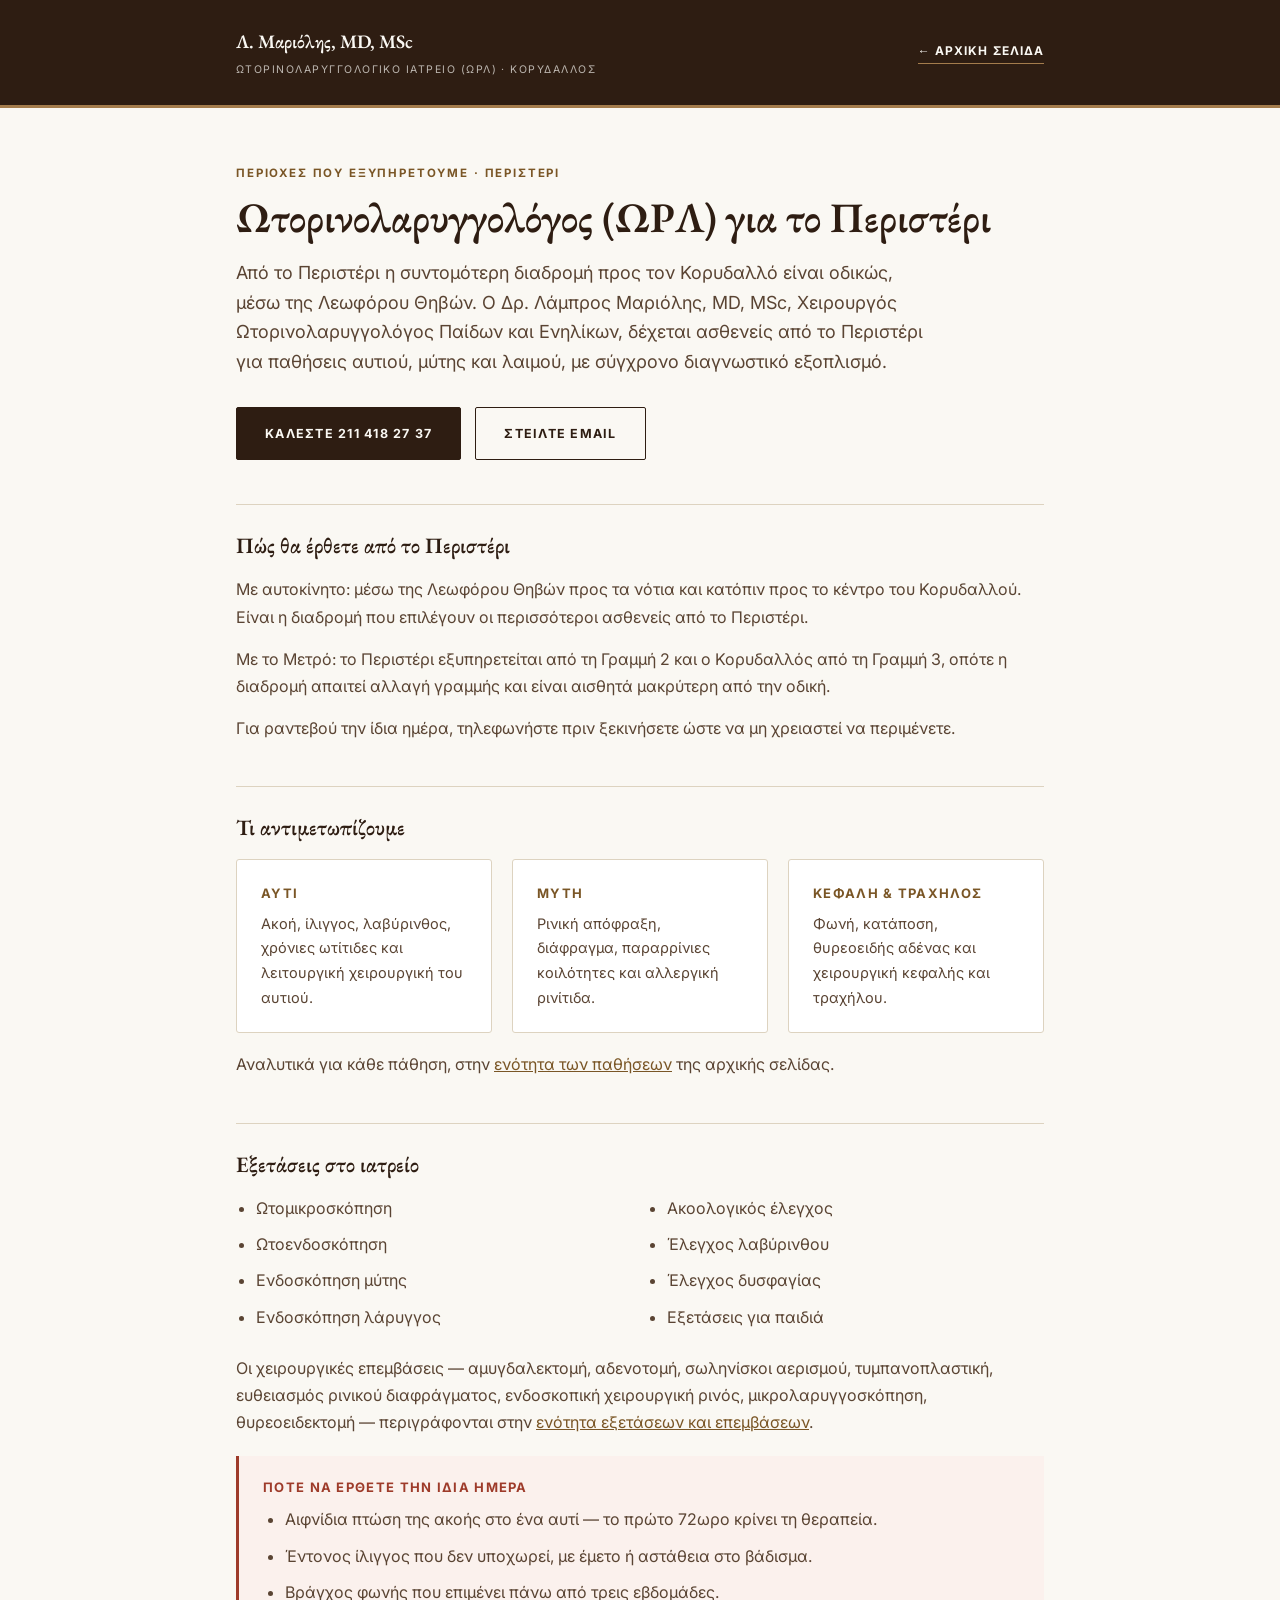
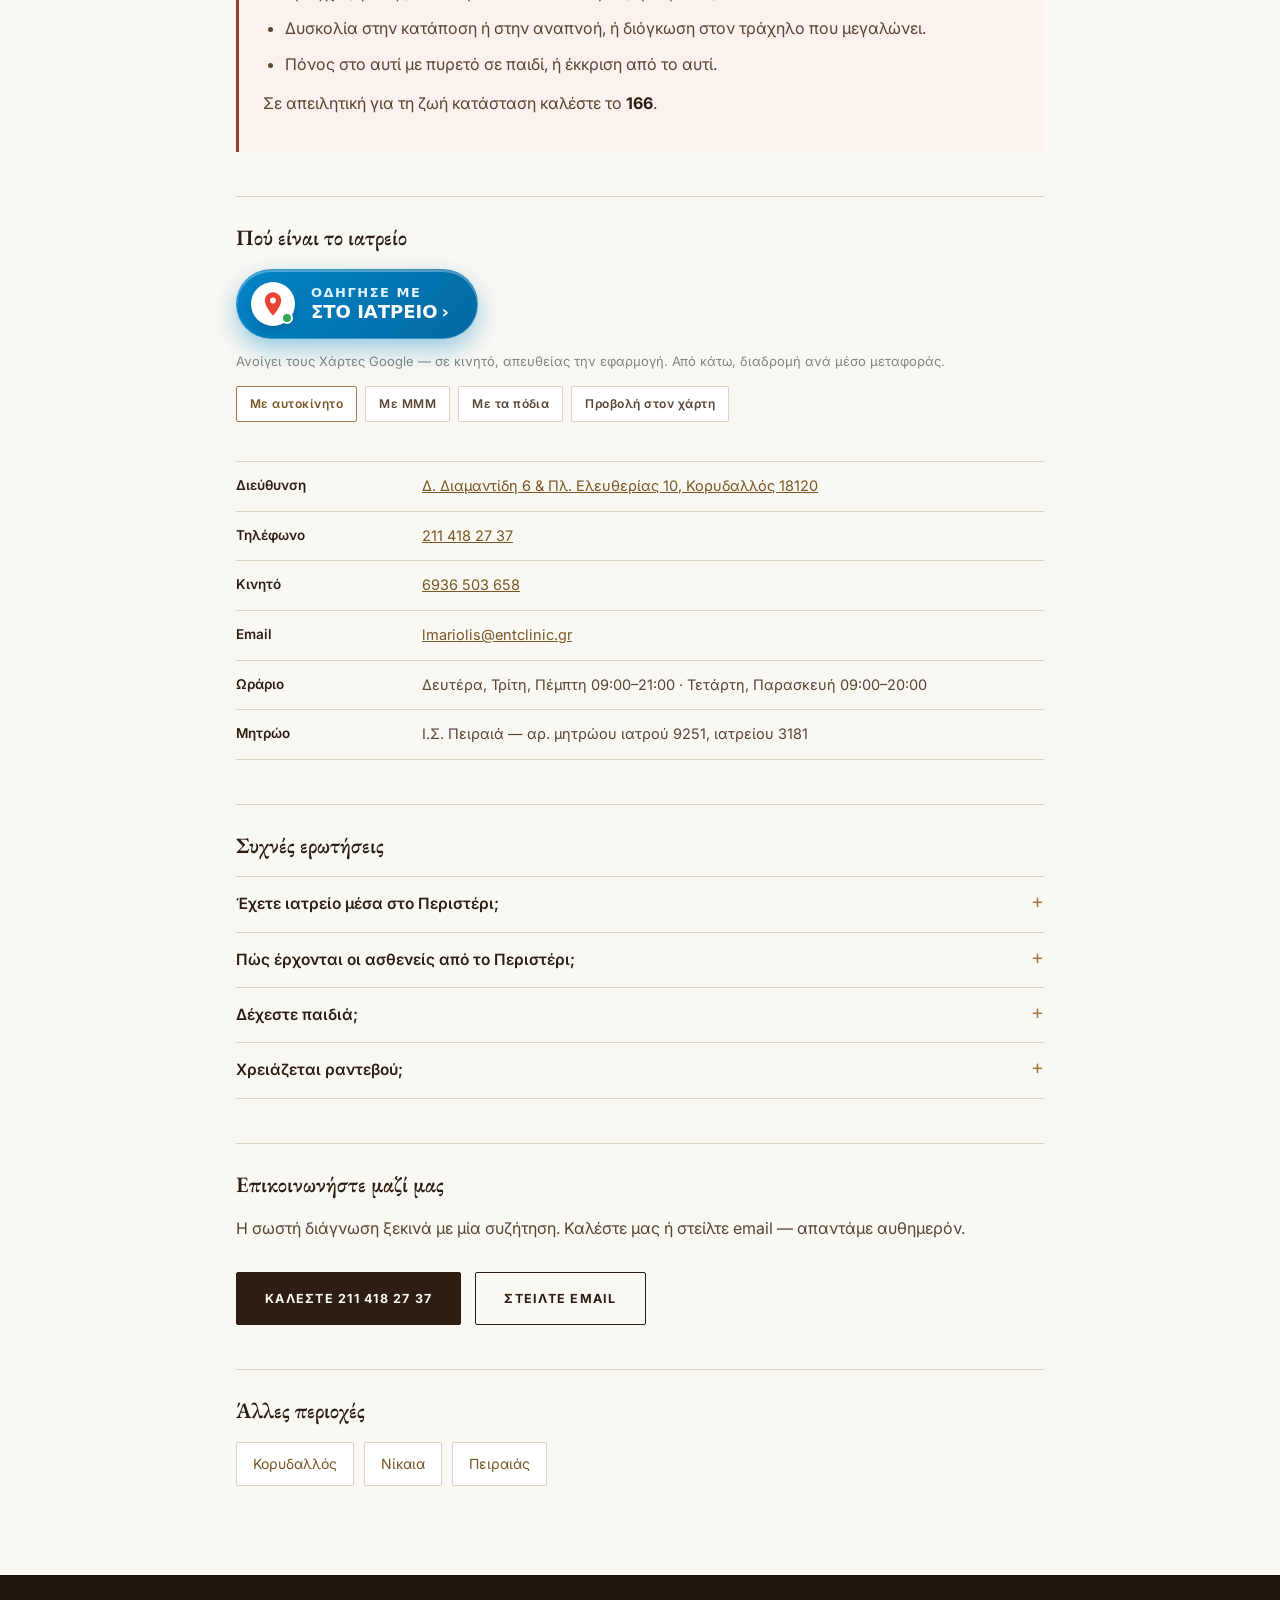
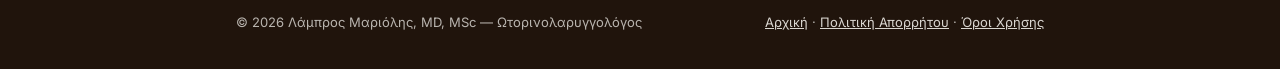
<file: peristeri/index.html>
<!DOCTYPE html>
<html lang="el">
<head>
<meta charset="UTF-8">
<meta name="viewport" content="width=device-width, initial-scale=1.0">
<title>ΩΡΛ Περιστέρι — Λ. Μαριόλης, MD, MSc | Ιατρείο στον Κορυδαλλό</title>
<meta name="description" content="Ωτορινολαρυγγολόγος για το Περιστέρι — ιατρείο Λ. Μαριόλη, MD, MSc, οδικώς από το Περιστέρι μέσω Λεωφ. Θηβών. Ακοολογικός έλεγχος, ενδοσκόπηση, παιδο-ΩΡΛ, χειρουργική. Τηλ. 211 418 27 37.">
<link rel="canonical" href="https://entclinic.gr/peristeri/">
<meta property="og:type" content="website">
<meta property="og:locale" content="el_GR">
<meta property="og:title" content="ΩΡΛ Περιστέρι — Λ. Μαριόλης, MD, MSc | Ιατρείο στον Κορυδαλλό">
<meta property="og:description" content="Ωτορινολαρυγγολόγος για το Περιστέρι — ιατρείο Λ. Μαριόλη, MD, MSc, οδικώς από το Περιστέρι μέσω Λεωφ. Θηβών. Ακοολογικός έλεγχος, ενδοσκόπηση, παιδο-ΩΡΛ, χειρουργική. Τηλ. 211 418 27 37.">
<meta property="og:url" content="https://entclinic.gr/peristeri/">
<meta property="og:image" content="https://entclinic.gr/assets/social-card.jpg">
<link rel="icon" href="../assets/favicon.ico" sizes="any">
<link rel="icon" type="image/png" sizes="32x32" href="../assets/favicon.png">
<link rel="apple-touch-icon" href="../assets/apple-touch-icon.png">
<meta name="theme-color" content="#2E1D12">
<link rel="stylesheet" href="../assets/legal.css">
<link rel="stylesheet" href="../assets/area.css">
<link rel="stylesheet" href="../assets/map-button.css">

<!-- Δομημένα δεδομένα: η σελίδα δεν δηλώνει δεύτερο ιατρείο. Παραπέμπει στο
     ένα και μοναδικό, με @id ίδιο με της αρχικής, και προσθέτει μόνο την
     περιοχή που εξυπηρετεί και τις ερωτήσεις αυτής της σελίδας. -->
<script type="application/ld+json">
{
  "@context": "https://schema.org",
  "@graph": [
    {
      "@type": "MedicalWebPage",
      "@id": "https://entclinic.gr/peristeri/#page",
      "url": "https://entclinic.gr/peristeri/",
      "name": "ΩΡΛ Περιστέρι — Λ. Μαριόλης, MD, MSc | Ιατρείο στον Κορυδαλλό",
      "description": "Ωτορινολαρυγγολόγος για το Περιστέρι — ιατρείο Λ. Μαριόλη, MD, MSc, οδικώς από το Περιστέρι μέσω Λεωφ. Θηβών. Ακοολογικός έλεγχος, ενδοσκόπηση, παιδο-ΩΡΛ, χειρουργική. Τηλ. 211 418 27 37.",
      "inLanguage": "el",
      "isPartOf": { "@type": "WebSite", "url": "https://entclinic.gr/" },
      "about": { "@id": "https://entclinic.gr/#iatreio" },
      "breadcrumb": { "@id": "https://entclinic.gr/peristeri/#breadcrumb" }
    },
    {
      "@type": "BreadcrumbList",
      "@id": "https://entclinic.gr/peristeri/#breadcrumb",
      "itemListElement": [
        { "@type": "ListItem", "position": 1, "name": "Αρχική", "item": "https://entclinic.gr/" },
        { "@type": "ListItem", "position": 2, "name": "Περιστέρι", "item": "https://entclinic.gr/peristeri/" }
      ]
    },
    {
      "@type": "Physician",
      "@id": "https://entclinic.gr/#iatreio",
      "name": "Λάμπρος Μαριόλης, MD, MSc — Ωτορινολαρυγγολόγος",
      "url": "https://entclinic.gr/",
      "medicalSpecialty": "Otolaryngologic",
      "telephone": "+302114182737",
      "email": "lmariolis@entclinic.gr",
      "address": {
        "@type": "PostalAddress",
        "streetAddress": "Δ. Διαμαντίδη 6 & Πλ. Ελευθερίας 10",
        "addressLocality": "Κορυδαλλός",
        "postalCode": "18120",
        "addressRegion": "Αττική",
        "addressCountry": "GR"
      },
      "areaServed": { "@type": "City", "name": "Περιστέρι" },
      "openingHoursSpecification": [
        { "@type": "OpeningHoursSpecification", "dayOfWeek": ["Monday","Tuesday","Thursday"], "opens": "09:00", "closes": "21:00" },
        { "@type": "OpeningHoursSpecification", "dayOfWeek": ["Wednesday","Friday"], "opens": "09:00", "closes": "20:00" }
      ]
    },
    {
      "@type": "FAQPage",
      "@id": "https://entclinic.gr/peristeri/#faq",
      "mainEntity": [
      { "@type": "Question", "name": "Έχετε ιατρείο μέσα στο Περιστέρι;",
        "acceptedAnswer": { "@type": "Answer", "text": "Όχι. Το ιατρείο είναι στον Κορυδαλλό, στη Δ. Διαμαντίδη 6 και Πλ. Ελευθερίας 10." } },
      { "@type": "Question", "name": "Πώς έρχονται οι ασθενείς από το Περιστέρι;",
        "acceptedAnswer": { "@type": "Answer", "text": "Συνήθως οδικώς, μέσω της Λεωφόρου Θηβών. Με τα μέσα, η διαδρομή απαιτεί αλλαγή από τη Γραμμή 2 στη Γραμμή 3." } },
      { "@type": "Question", "name": "Δέχεστε παιδιά;",
        "acceptedAnswer": { "@type": "Answer", "text": "Ναι. Ο ιατρός είναι Χειρουργός Ωτορινολαρυγγολόγος Παίδων και Ενηλίκων, και το ιατρείο διαθέτει εξοπλισμό για παιδιατρικές εξετάσεις." } },
      { "@type": "Question", "name": "Χρειάζεται ραντεβού;",
        "acceptedAnswer": { "@type": "Answer", "text": "Ναι, ώστε να μη χρειαστεί να περιμένετε. Για επείγοντα περιστατικά τηλεφωνήστε στο 211 418 27 37 και θα βρεθεί χρόνος την ίδια ημέρα." } }
      ]
    }
  ]
}
</script>
</head>
<body>

<header class="legal">
  <div class="wrap">
    <div>
      <strong>Λ. Μαριόλης, MD, MSc</strong>
      <span>Ωτορινολαρυγγολογικό Ιατρείο (ΩΡΛ) · Κορυδαλλός</span>
    </div>
    <a href="../">← Αρχική σελίδα</a>
  </div>
</header>

<main>
  <div class="wrap">

    <p class="eyebrow">Περιοχές που εξυπηρετούμε · Περιστέρι</p>
    <h1>Ωτορινολαρυγγολόγος (ΩΡΛ) για το Περιστέρι</h1>
    <p class="lede">Από το Περιστέρι η συντομότερη διαδρομή προς τον Κορυδαλλό είναι οδικώς, μέσω της Λεωφόρου Θηβών. Ο Δρ. Λάμπρος Μαριόλης, MD, MSc, Χειρουργός
    Ωτορινολαρυγγολόγος Παίδων και Ενηλίκων, δέχεται ασθενείς από το Περιστέρι για
    παθήσεις αυτιού, μύτης και λαιμού, με σύγχρονο διαγνωστικό εξοπλισμό.</p>

    <div class="actions">
      <a class="btn btn-solid" href="tel:2114182737">Καλέστε 211 418 27 37</a>
      <a class="btn btn-outline" href="mailto:lmariolis@entclinic.gr">Στείλτε email</a>
    </div>

    <h2>Πώς θα έρθετε από το Περιστέρι</h2>
      <p>Με αυτοκίνητο: μέσω της Λεωφόρου Θηβών προς τα νότια και κατόπιν προς το κέντρο του Κορυδαλλού. Είναι η διαδρομή που επιλέγουν οι περισσότεροι ασθενείς από το Περιστέρι.</p>
      <p>Με το Μετρό: το Περιστέρι εξυπηρετείται από τη Γραμμή 2 και ο Κορυδαλλός από τη Γραμμή 3, οπότε η διαδρομή απαιτεί αλλαγή γραμμής και είναι αισθητά μακρύτερη από την οδική.</p>
      <p>Για ραντεβού την ίδια ημέρα, τηλεφωνήστε πριν ξεκινήσετε ώστε να μη χρειαστεί να περιμένετε.</p>

    <h2>Τι αντιμετωπίζουμε</h2>
    <div class="cards">
      <div class="card">
        <h3>Αυτί</h3>
        <p>Ακοή, ίλιγγος, λαβύρινθος, χρόνιες ωτίτιδες και λειτουργική
        χειρουργική του αυτιού.</p>
      </div>
      <div class="card">
        <h3>Μύτη</h3>
        <p>Ρινική απόφραξη, διάφραγμα, παραρρίνιες κοιλότητες και αλλεργική
        ρινίτιδα.</p>
      </div>
      <div class="card">
        <h3>Κεφαλή &amp; Τράχηλος</h3>
        <p>Φωνή, κατάποση, θυρεοειδής αδένας και χειρουργική κεφαλής και
        τραχήλου.</p>
      </div>
    </div>
    <p style="margin-top:18px;">Αναλυτικά για κάθε πάθηση, στην
    <a href="../#specialties">ενότητα των παθήσεων</a> της αρχικής σελίδας.</p>

    <h2>Εξετάσεις στο ιατρείο</h2>
    <ul class="two-col"><li>Ωτομικροσκόπηση</li><li>Ωτοενδοσκόπηση</li><li>Ενδοσκόπηση μύτης</li><li>Ενδοσκόπηση λάρυγγος</li><li>Ακοολογικός έλεγχος</li><li>Έλεγχος λαβύρινθου</li><li>Έλεγχος δυσφαγίας</li><li>Εξετάσεις για παιδιά</li></ul>
    <p>Οι χειρουργικές επεμβάσεις — αμυγδαλεκτομή, αδενοτομή, σωληνίσκοι
    αερισμού, τυμπανοπλαστική, ευθειασμός ρινικού διαφράγματος, ενδοσκοπική
    χειρουργική ρινός, μικρολαρυγγοσκόπηση, θυρεοειδεκτομή — περιγράφονται
    στην <a href="../#services">ενότητα εξετάσεων και επεμβάσεων</a>.</p>

    <div class="urgent">
      <h3>Πότε να έρθετε την ίδια ημέρα</h3>
      <ul><li>Αιφνίδια πτώση της ακοής στο ένα αυτί — το πρώτο 72ωρο κρίνει τη θεραπεία.</li><li>Έντονος ίλιγγος που δεν υποχωρεί, με έμετο ή αστάθεια στο βάδισμα.</li><li>Βράγχος φωνής που επιμένει πάνω από τρεις εβδομάδες.</li><li>Δυσκολία στην κατάποση ή στην αναπνοή, ή διόγκωση στον τράχηλο που μεγαλώνει.</li><li>Πόνος στο αυτί με πυρετό σε παιδί, ή έκκριση από το αυτί.</li></ul>
      <p style="margin-top:12px;">Σε απειλητική για τη ζωή κατάσταση καλέστε
      το <strong>166</strong>.</p>
    </div>

    <h2>Πού είναι το ιατρείο</h2>

    <a href="https://maps.app.goo.gl/2Zwkrue6Wv7vSznw6?g_st=ac" target="_blank" rel="noopener noreferrer" class="smart-map-button"
       aria-label="Οδηγίες προς το ιατρείο με τους Χάρτες Google — ανοίγει σε νέο παράθυρο">
      <div class="map-icon-wrapper">
        <svg class="google-pin-icon" viewBox="0 0 24 24" width="28" height="28" aria-hidden="true" focusable="false">
          <path fill="#EA4335" d="M12 2C8.13 2 5 5.13 5 9c0 5.25 7 13 7 13s7-7.75 7-13c0-3.87-3.13-7-7-7z"/>
          <circle fill="#FFFFFF" cx="12" cy="9" r="2.5"/>
        </svg>
        <div class="mini-fold-map"></div>
      </div>
      <div class="button-text-content">
        <span class="button-main-title">ΟΔΗΓΗΣΕ ΜΕ</span>
        <span class="button-sub-title">ΣΤΟ ΙΑΤΡΕΙΟ <span class="arrow-icon">›</span></span>
      </div>
    </a>
    <p class="gmaps-help">Ανοίγει τους Χάρτες Google — σε κινητό, απευθείας την
    εφαρμογή. Από κάτω, διαδρομή ανά μέσο μεταφοράς.</p>
    <ul class="gmaps-modes"><li><a href="https://www.google.com/maps/dir/?api=1&amp;destination=37.9772195%2C23.6490417&amp;travelmode=driving" target="_blank" rel="noopener">Με αυτοκίνητο</a></li><li><a href="https://www.google.com/maps/dir/?api=1&amp;destination=37.9772195%2C23.6490417&amp;travelmode=transit" target="_blank" rel="noopener">Με ΜΜΜ</a></li><li><a href="https://www.google.com/maps/dir/?api=1&amp;destination=37.9772195%2C23.6490417&amp;travelmode=walking" target="_blank" rel="noopener">Με τα πόδια</a></li>
      <li><a href="https://www.google.com/maps/place/%CE%94.%20%CE%94%CE%B9%CE%B1%CE%BC%CE%B1%CE%BD%CF%84%CE%AF%CE%B4%CE%B7%206%20%26%20%CE%A0%CE%BB.%20%CE%95%CE%BB%CE%B5%CF%85%CE%B8%CE%B5%CF%81%CE%AF%CE%B1%CF%82%2010%2C%20%CE%9A%CE%BF%CF%81%CF%85%CE%B4%CE%B1%CE%BB%CE%BB%CF%8C%CF%82%2018120/@37.9772195,23.6490417,17z" target="_blank" rel="noopener">Προβολή στον χάρτη</a></li>
    </ul>

    <dl class="nap">
      <div><dt>Διεύθυνση</dt><dd><a href="https://www.google.com/maps/place/%CE%94.%20%CE%94%CE%B9%CE%B1%CE%BC%CE%B1%CE%BD%CF%84%CE%AF%CE%B4%CE%B7%206%20%26%20%CE%A0%CE%BB.%20%CE%95%CE%BB%CE%B5%CF%85%CE%B8%CE%B5%CF%81%CE%AF%CE%B1%CF%82%2010%2C%20%CE%9A%CE%BF%CF%81%CF%85%CE%B4%CE%B1%CE%BB%CE%BB%CF%8C%CF%82%2018120/@37.9772195,23.6490417,17z" target="_blank" rel="noopener">Δ. Διαμαντίδη 6 &amp; Πλ. Ελευθερίας 10, Κορυδαλλός 18120</a></dd></div>
      <div><dt>Τηλέφωνο</dt><dd><a href="tel:2114182737">211 418 27 37</a></dd></div>
      <div><dt>Κινητό</dt><dd><a href="tel:6936503658">6936 503 658</a></dd></div>
      <div><dt>Email</dt><dd><a href="mailto:lmariolis@entclinic.gr">lmariolis@entclinic.gr</a></dd></div>
      <div><dt>Ωράριο</dt><dd>Δευτέρα, Τρίτη, Πέμπτη 09:00–21:00 · Τετάρτη, Παρασκευή 09:00–20:00</dd></div>
      <div><dt>Μητρώο</dt><dd>Ι.Σ. Πειραιά — αρ. μητρώου ιατρού 9251, ιατρείου 3181</dd></div>
    </dl>

    <h2>Συχνές ερωτήσεις</h2>
    <div class="faq">
      <details>
        <summary>Έχετε ιατρείο μέσα στο Περιστέρι;</summary>
        <p>Όχι. Το ιατρείο είναι στον Κορυδαλλό, στη Δ. Διαμαντίδη 6 και Πλ. Ελευθερίας 10.</p>
      </details>
      <details>
        <summary>Πώς έρχονται οι ασθενείς από το Περιστέρι;</summary>
        <p>Συνήθως οδικώς, μέσω της Λεωφόρου Θηβών. Με τα μέσα, η διαδρομή απαιτεί αλλαγή από τη Γραμμή 2 στη Γραμμή 3.</p>
      </details>
      <details>
        <summary>Δέχεστε παιδιά;</summary>
        <p>Ναι. Ο ιατρός είναι Χειρουργός Ωτορινολαρυγγολόγος Παίδων και Ενηλίκων, και το ιατρείο διαθέτει εξοπλισμό για παιδιατρικές εξετάσεις.</p>
      </details>
      <details>
        <summary>Χρειάζεται ραντεβού;</summary>
        <p>Ναι, ώστε να μη χρειαστεί να περιμένετε. Για επείγοντα περιστατικά τηλεφωνήστε στο 211 418 27 37 και θα βρεθεί χρόνος την ίδια ημέρα.</p>
      </details>
    </div>

    <h2>Επικοινωνήστε μαζί μας</h2>
    <p>Η σωστή διάγνωση ξεκινά με μία συζήτηση. Καλέστε μας ή στείλτε email —
    απαντάμε αυθημερόν.</p>
    <div class="actions">
      <a class="btn btn-solid" href="tel:2114182737">Καλέστε 211 418 27 37</a>
      <a class="btn btn-outline" href="mailto:lmariolis@entclinic.gr">Στείλτε email</a>
    </div>

    <h2>Άλλες περιοχές</h2>
    <ul class="nearby"><li><a href="../korydallos/">Κορυδαλλός</a></li><li><a href="../nikaia/">Νίκαια</a></li><li><a href="../peiraias/">Πειραιάς</a></li></ul>

  </div>
</main>

<footer class="legal">
  <div class="wrap">
    <span>© <span id="yr">2026</span> Λάμπρος Μαριόλης, MD, MSc — Ωτορινολαρυγγολόγος</span>
    <span><a href="../">Αρχική</a> · <a href="../privacy.html">Πολιτική Απορρήτου</a> · <a href="../terms.html">Όροι Χρήσης</a></span>
  </div>
</footer>

<script>document.getElementById('yr').textContent = new Date().getFullYear();</script>

</body>
</html>
</file>
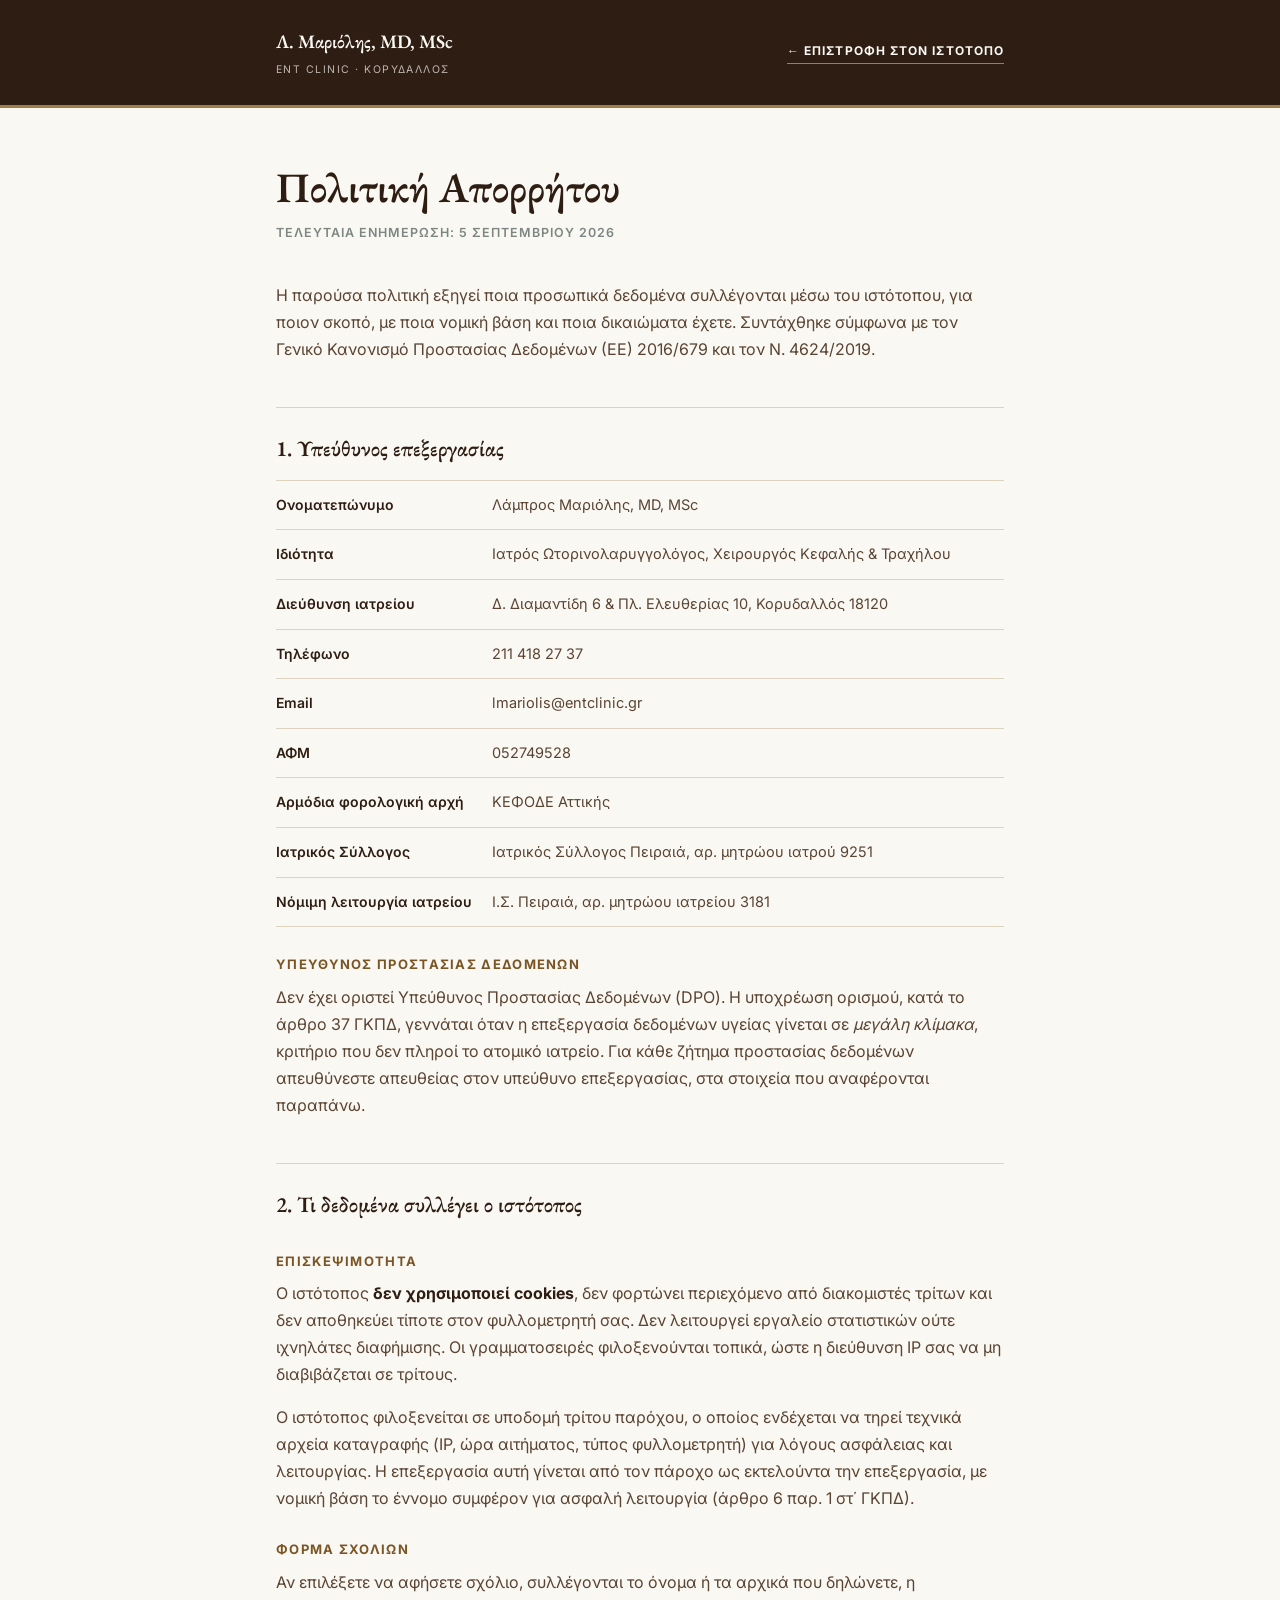
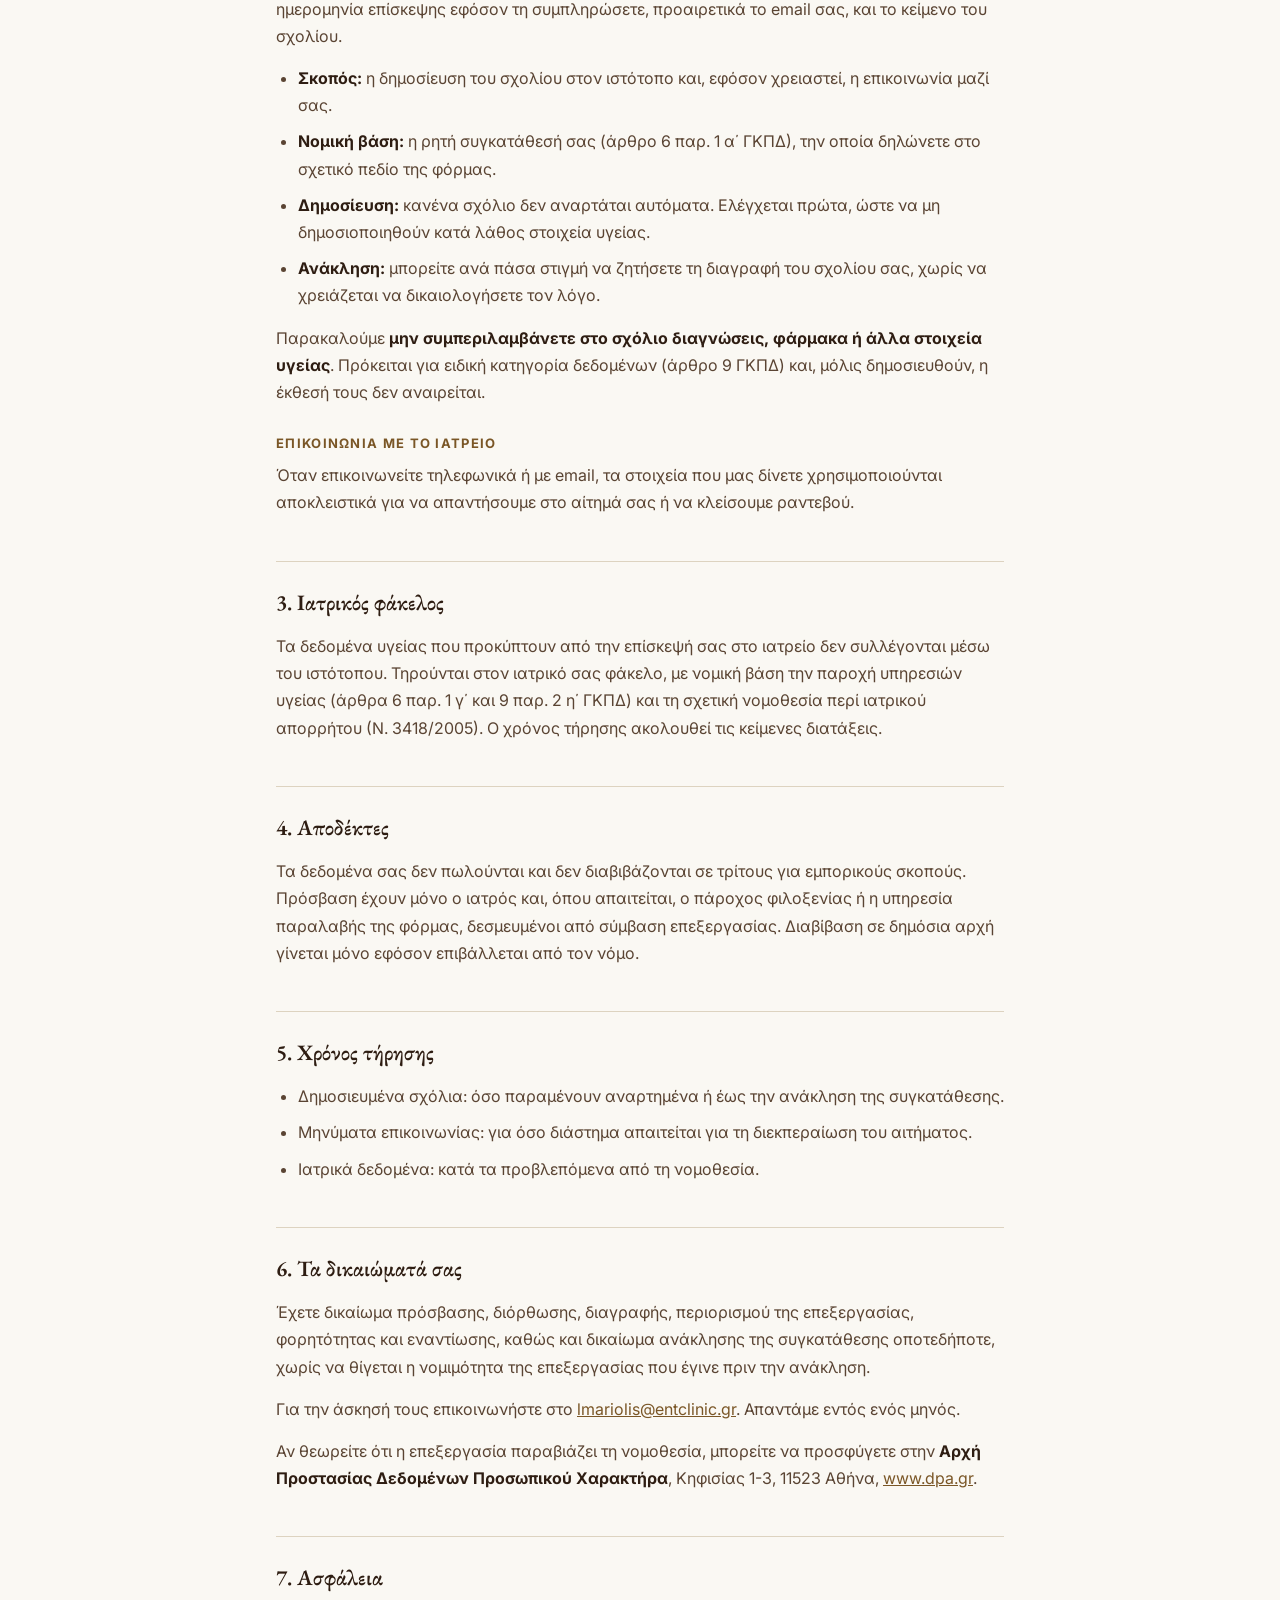
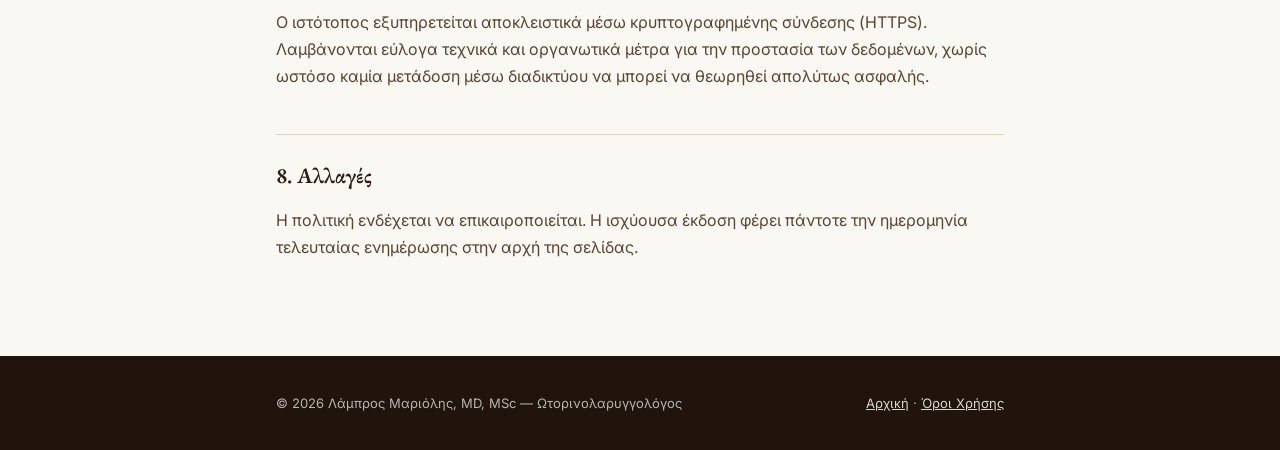
<file: privacy.html>
<!DOCTYPE html>
<html lang="el">
<head>
<meta charset="UTF-8">
<meta name="viewport" content="width=device-width, initial-scale=1.0">
<title>Πολιτική Απορρήτου — Λ. Μαριόλης, ΩΡΛ</title>
<meta name="description" content="Πολιτική Απορρήτου του ιατρείου Λ. Μαριόλη, MD, MSc, Ωτορινολαρυγγολόγου — ποια δεδομένα συλλέγονται, με ποια νομική βάση και ποια είναι τα δικαιώματά σας.">
<link rel="icon" href="assets/favicon.ico" sizes="any">
<link rel="icon" type="image/png" sizes="32x32" href="assets/favicon.png">
<link rel="apple-touch-icon" href="assets/apple-touch-icon.png">
<meta name="theme-color" content="#2E1D12">
<link rel="preload" href="assets/fonts/Inter-subset.woff2" as="font" type="font/woff2" crossorigin>
<link rel="stylesheet" href="assets/legal.css">
</head>
<body>

<header class="legal">
  <div class="wrap">
    <div>
      <strong>Λ. Μαριόλης, MD, MSc</strong>
      <span>ENT Clinic · Κορυδαλλός</span>
    </div>
    <a href="index.html">← Επιστροφή στον ιστότοπο</a>
  </div>
</header>

<main>
  <div class="wrap">

    <h1>Πολιτική Απορρήτου</h1>
    <p class="updated">Τελευταία ενημέρωση: 5 Σεπτεμβρίου 2026</p>

    <p>Η παρούσα πολιτική εξηγεί ποια προσωπικά δεδομένα συλλέγονται μέσω του ιστότοπου,
    για ποιον σκοπό, με ποια νομική βάση και ποια δικαιώματα έχετε. Συντάχθηκε σύμφωνα με
    τον Γενικό Κανονισμό Προστασίας Δεδομένων (ΕΕ) 2016/679 και τον Ν. 4624/2019.</p>

    <h2>1. Υπεύθυνος επεξεργασίας</h2>
    <dl class="ident">
      <div><dt>Ονοματεπώνυμο</dt><dd>Λάμπρος Μαριόλης, MD, MSc</dd></div>
      <div><dt>Ιδιότητα</dt><dd>Ιατρός Ωτορινολαρυγγολόγος, Χειρουργός Κεφαλής &amp; Τραχήλου</dd></div>
      <div><dt>Διεύθυνση ιατρείου</dt><dd>Δ. Διαμαντίδη 6 &amp; Πλ. Ελευθερίας 10, Κορυδαλλός 18120</dd></div>
      <div><dt>Τηλέφωνο</dt><dd>211 418 27 37</dd></div>
      <div><dt>Email</dt><dd>lmariolis@entclinic.gr</dd></div>
      <div><dt>ΑΦΜ</dt><dd>052749528</dd></div>
      <div><dt>Αρμόδια φορολογική αρχή</dt><dd>ΚΕΦΟΔΕ Αττικής</dd></div>
      <div><dt>Ιατρικός Σύλλογος</dt><dd>Ιατρικός Σύλλογος Πειραιά, αρ. μητρώου ιατρού 9251</dd></div>
      <div><dt>Νόμιμη λειτουργία ιατρείου</dt><dd>Ι.Σ. Πειραιά, αρ. μητρώου ιατρείου 3181</dd></div>
    </dl>

    <h3>Υπεύθυνος Προστασίας Δεδομένων</h3>
    <p>Δεν έχει οριστεί Υπεύθυνος Προστασίας Δεδομένων (DPO). Η υποχρέωση ορισμού, κατά το
    άρθρο 37 ΓΚΠΔ, γεννάται όταν η επεξεργασία δεδομένων υγείας γίνεται σε <em>μεγάλη
    κλίμακα</em>, κριτήριο που δεν πληροί το ατομικό ιατρείο. Για κάθε ζήτημα προστασίας
    δεδομένων απευθύνεστε απευθείας στον υπεύθυνο επεξεργασίας, στα στοιχεία που αναφέρονται
    παραπάνω.</p>

    <h2>2. Τι δεδομένα συλλέγει ο ιστότοπος</h2>

    <h3>Επισκεψιμότητα</h3>
    <p>Ο ιστότοπος <strong>δεν χρησιμοποιεί cookies</strong>, δεν φορτώνει περιεχόμενο από
    διακομιστές τρίτων και δεν αποθηκεύει τίποτε στον φυλλομετρητή σας. Δεν λειτουργεί
    εργαλείο στατιστικών ούτε ιχνηλάτες διαφήμισης. Οι γραμματοσειρές φιλοξενούνται τοπικά,
    ώστε η διεύθυνση IP σας να μη διαβιβάζεται σε τρίτους.</p>
    <p>Ο ιστότοπος φιλοξενείται σε υποδομή τρίτου παρόχου, ο οποίος ενδέχεται να τηρεί
    τεχνικά αρχεία καταγραφής (IP, ώρα αιτήματος, τύπος φυλλομετρητή) για λόγους ασφάλειας
    και λειτουργίας. Η επεξεργασία αυτή γίνεται από τον πάροχο ως εκτελούντα την επεξεργασία,
    με νομική βάση το έννομο συμφέρον για ασφαλή λειτουργία (άρθρο 6 παρ. 1 στ΄ ΓΚΠΔ).</p>

    <h3>Φόρμα σχολίων</h3>
    <p>Αν επιλέξετε να αφήσετε σχόλιο, συλλέγονται το όνομα ή τα αρχικά που δηλώνετε, η
    ημερομηνία επίσκεψης εφόσον τη συμπληρώσετε, προαιρετικά το email σας, και το κείμενο του
    σχολίου.</p>
    <ul>
      <li><strong>Σκοπός:</strong> η δημοσίευση του σχολίου στον ιστότοπο και, εφόσον
      χρειαστεί, η επικοινωνία μαζί σας.</li>
      <li><strong>Νομική βάση:</strong> η ρητή συγκατάθεσή σας (άρθρο 6 παρ. 1 α΄ ΓΚΠΔ), την
      οποία δηλώνετε στο σχετικό πεδίο της φόρμας.</li>
      <li><strong>Δημοσίευση:</strong> κανένα σχόλιο δεν αναρτάται αυτόματα. Ελέγχεται πρώτα,
      ώστε να μη δημοσιοποιηθούν κατά λάθος στοιχεία υγείας.</li>
      <li><strong>Ανάκληση:</strong> μπορείτε ανά πάσα στιγμή να ζητήσετε τη διαγραφή του
      σχολίου σας, χωρίς να χρειάζεται να δικαιολογήσετε τον λόγο.</li>
    </ul>
    <p>Παρακαλούμε <strong>μην συμπεριλαμβάνετε στο σχόλιο διαγνώσεις, φάρμακα ή άλλα
    στοιχεία υγείας</strong>. Πρόκειται για ειδική κατηγορία δεδομένων (άρθρο 9 ΓΚΠΔ) και,
    μόλις δημοσιευθούν, η έκθεσή τους δεν αναιρείται.</p>

    <h3>Επικοινωνία με το ιατρείο</h3>
    <p>Όταν επικοινωνείτε τηλεφωνικά ή με email, τα στοιχεία που μας δίνετε χρησιμοποιούνται
    αποκλειστικά για να απαντήσουμε στο αίτημά σας ή να κλείσουμε ραντεβού.</p>

    <h2>3. Ιατρικός φάκελος</h2>
    <p>Τα δεδομένα υγείας που προκύπτουν από την επίσκεψή σας στο ιατρείο δεν συλλέγονται
    μέσω του ιστότοπου. Τηρούνται στον ιατρικό σας φάκελο, με νομική βάση την παροχή
    υπηρεσιών υγείας (άρθρα 6 παρ. 1 γ΄ και 9 παρ. 2 η΄ ΓΚΠΔ) και τη σχετική νομοθεσία περί
    ιατρικού απορρήτου (Ν. 3418/2005). Ο χρόνος τήρησης ακολουθεί τις κείμενες διατάξεις.</p>

    <h2>4. Αποδέκτες</h2>
    <p>Τα δεδομένα σας δεν πωλούνται και δεν διαβιβάζονται σε τρίτους για εμπορικούς σκοπούς.
    Πρόσβαση έχουν μόνο ο ιατρός και, όπου απαιτείται, ο πάροχος φιλοξενίας ή η υπηρεσία
    παραλαβής της φόρμας, δεσμευμένοι από σύμβαση επεξεργασίας. Διαβίβαση σε δημόσια αρχή
    γίνεται μόνο εφόσον επιβάλλεται από τον νόμο.</p>

    <h2>5. Χρόνος τήρησης</h2>
    <ul>
      <li>Δημοσιευμένα σχόλια: όσο παραμένουν αναρτημένα ή έως την ανάκληση της συγκατάθεσης.</li>
      <li>Μηνύματα επικοινωνίας: για όσο διάστημα απαιτείται για τη διεκπεραίωση του αιτήματος.</li>
      <li>Ιατρικά δεδομένα: κατά τα προβλεπόμενα από τη νομοθεσία.</li>
    </ul>

    <h2>6. Τα δικαιώματά σας</h2>
    <p>Έχετε δικαίωμα πρόσβασης, διόρθωσης, διαγραφής, περιορισμού της επεξεργασίας,
    φορητότητας και εναντίωσης, καθώς και δικαίωμα ανάκλησης της συγκατάθεσης οποτεδήποτε,
    χωρίς να θίγεται η νομιμότητα της επεξεργασίας που έγινε πριν την ανάκληση.</p>
    <p>Για την άσκησή τους επικοινωνήστε στο <a href="mailto:lmariolis@entclinic.gr">lmariolis@entclinic.gr</a>.
    Απαντάμε εντός ενός μηνός.</p>
    <p>Αν θεωρείτε ότι η επεξεργασία παραβιάζει τη νομοθεσία, μπορείτε να προσφύγετε στην
    <strong>Αρχή Προστασίας Δεδομένων Προσωπικού Χαρακτήρα</strong>, Κηφισίας 1-3, 11523
    Αθήνα, <a href="https://www.dpa.gr" target="_blank" rel="noopener">www.dpa.gr</a>.</p>

    <h2>7. Ασφάλεια</h2>
    <p>Ο ιστότοπος εξυπηρετείται αποκλειστικά μέσω κρυπτογραφημένης σύνδεσης (HTTPS).
    Λαμβάνονται εύλογα τεχνικά και οργανωτικά μέτρα για την προστασία των δεδομένων, χωρίς
    ωστόσο καμία μετάδοση μέσω διαδικτύου να μπορεί να θεωρηθεί απολύτως ασφαλής.</p>

    <h2>8. Αλλαγές</h2>
    <p>Η πολιτική ενδέχεται να επικαιροποιείται. Η ισχύουσα έκδοση φέρει πάντοτε την
    ημερομηνία τελευταίας ενημέρωσης στην αρχή της σελίδας.</p>

  </div>
</main>

<footer class="legal">
  <div class="wrap">
    <span>© <span id="yr">2026</span> Λάμπρος Μαριόλης, MD, MSc — Ωτορινολαρυγγολόγος</span>
    <span><a href="index.html">Αρχική</a> · <a href="terms.html">Όροι Χρήσης</a></span>
  </div>
</footer>
<script>document.getElementById('yr').textContent = new Date().getFullYear();</script>

</body>
</html>
</file>
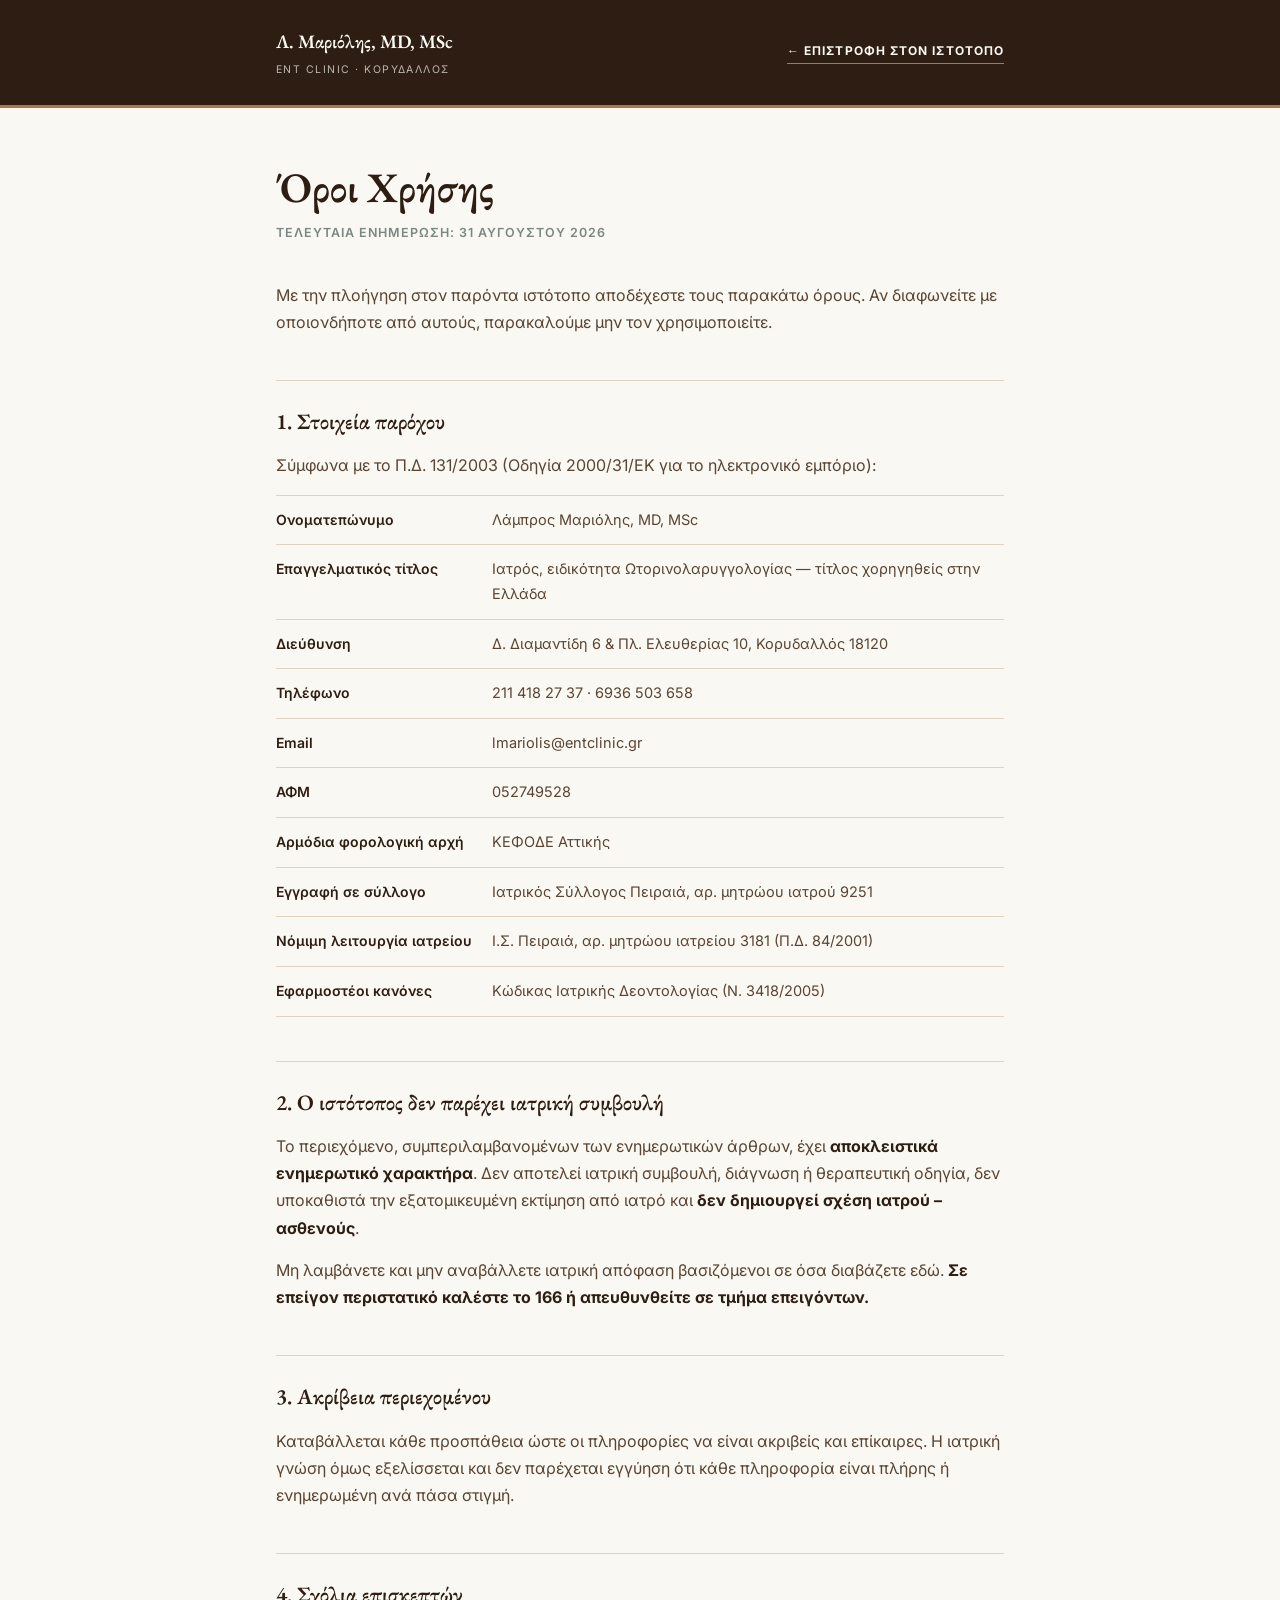
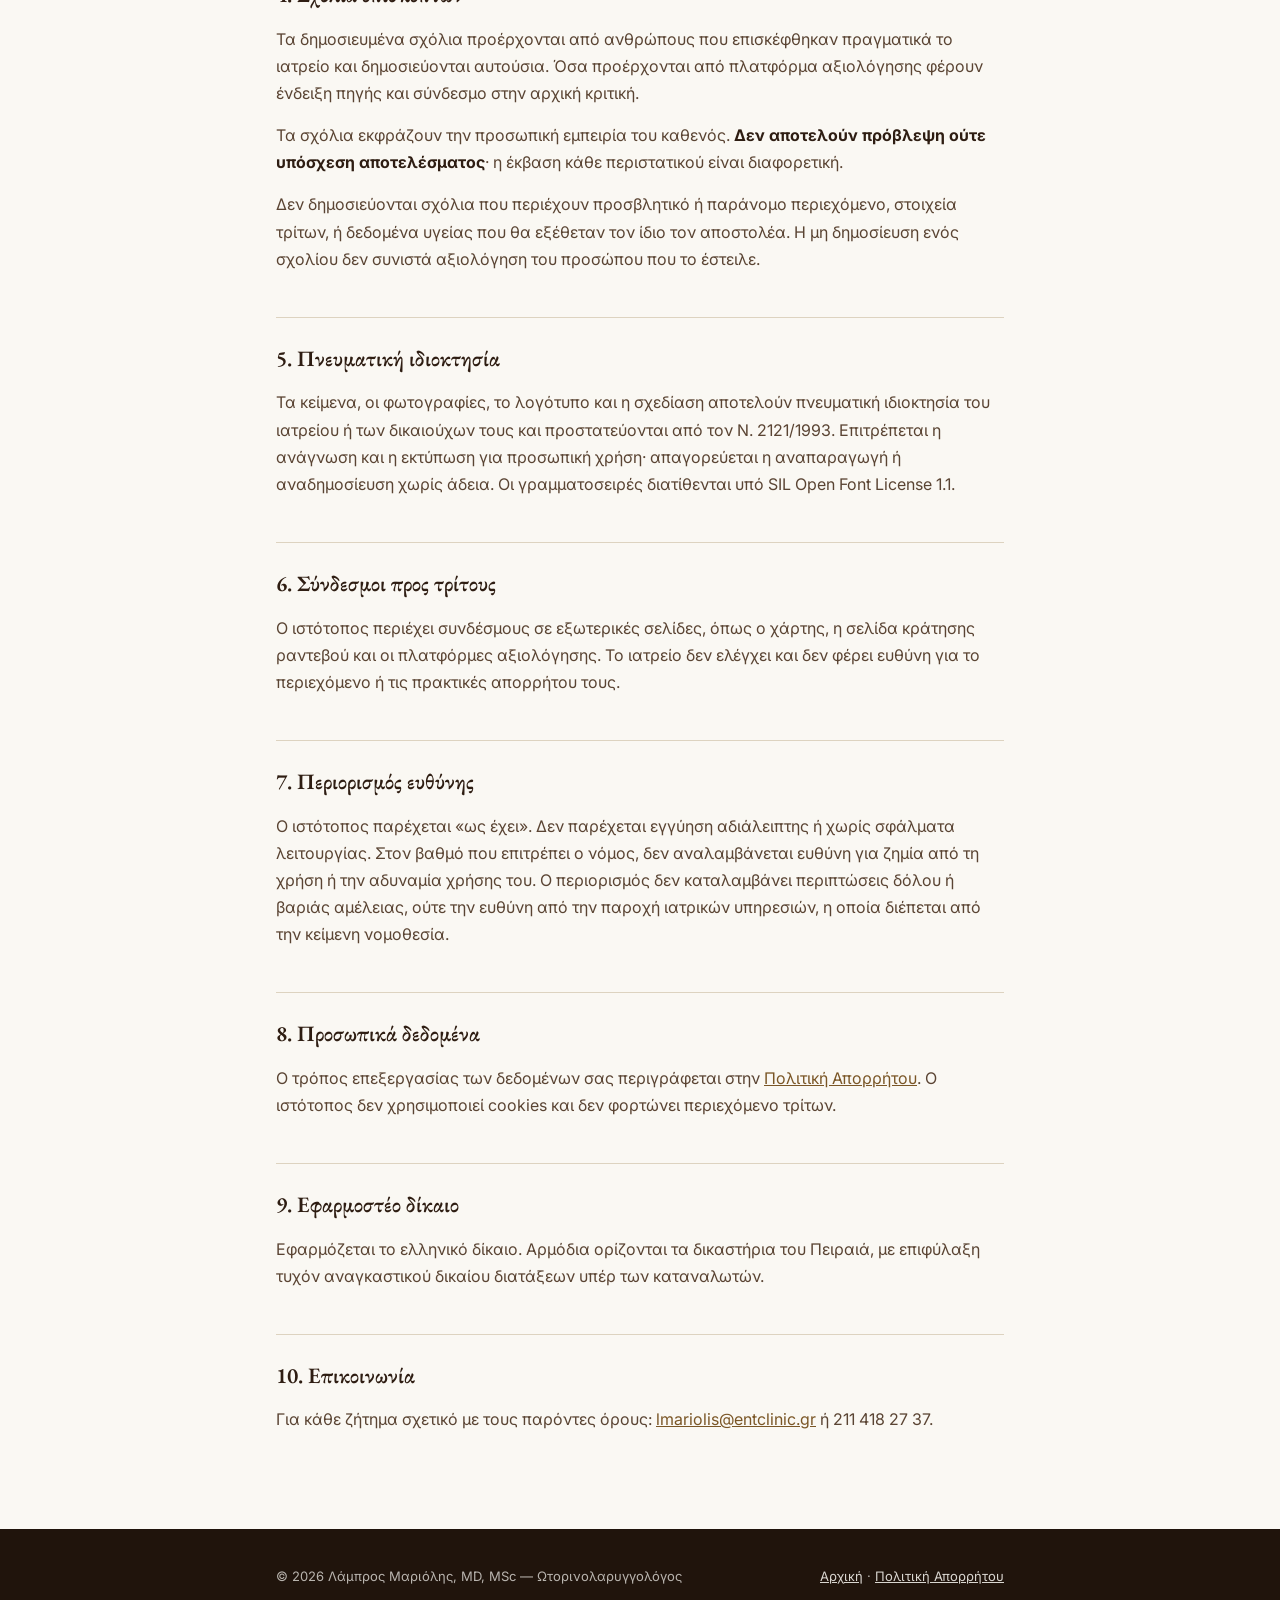
<file: terms.html>
<!DOCTYPE html>
<html lang="el">
<head>
<meta charset="UTF-8">
<meta name="viewport" content="width=device-width, initial-scale=1.0">
<title>Όροι Χρήσης — Λ. Μαριόλης, ΩΡΛ</title>
<meta name="description" content="Όροι Χρήσης του ιστότοπου του ιατρείου Λ. Μαριόλη, MD, MSc, Ωτορινολαρυγγολόγου, στον Κορυδαλλό.">
<link rel="icon" href="assets/favicon.ico" sizes="any">
<link rel="icon" type="image/png" sizes="32x32" href="assets/favicon.png">
<link rel="apple-touch-icon" href="assets/apple-touch-icon.png">
<meta name="theme-color" content="#2E1D12">
<link rel="preload" href="assets/fonts/Inter-subset.woff2" as="font" type="font/woff2" crossorigin>
<link rel="stylesheet" href="assets/legal.css">
</head>
<body>

<header class="legal">
  <div class="wrap">
    <div>
      <strong>Λ. Μαριόλης, MD, MSc</strong>
      <span>ENT Clinic · Κορυδαλλός</span>
    </div>
    <a href="index.html">← Επιστροφή στον ιστότοπο</a>
  </div>
</header>

<main>
  <div class="wrap">

    <h1>Όροι Χρήσης</h1>
    <p class="updated">Τελευταία ενημέρωση: 31 Αυγούστου 2026</p>

    <p>Με την πλοήγηση στον παρόντα ιστότοπο αποδέχεστε τους παρακάτω όρους. Αν διαφωνείτε με
    οποιονδήποτε από αυτούς, παρακαλούμε μην τον χρησιμοποιείτε.</p>

    <h2>1. Στοιχεία παρόχου</h2>
    <p>Σύμφωνα με το Π.Δ. 131/2003 (Οδηγία 2000/31/ΕΚ για το ηλεκτρονικό εμπόριο):</p>
    <dl class="ident">
      <div><dt>Ονοματεπώνυμο</dt><dd>Λάμπρος Μαριόλης, MD, MSc</dd></div>
      <div><dt>Επαγγελματικός τίτλος</dt><dd>Ιατρός, ειδικότητα Ωτορινολαρυγγολογίας — τίτλος χορηγηθείς στην Ελλάδα</dd></div>
      <div><dt>Διεύθυνση</dt><dd>Δ. Διαμαντίδη 6 &amp; Πλ. Ελευθερίας 10, Κορυδαλλός 18120</dd></div>
      <div><dt>Τηλέφωνο</dt><dd>211 418 27 37 · 6936 503 658</dd></div>
      <div><dt>Email</dt><dd>lmariolis@entclinic.gr</dd></div>
      <div><dt>ΑΦΜ</dt><dd>052749528</dd></div>
      <div><dt>Αρμόδια φορολογική αρχή</dt><dd>ΚΕΦΟΔΕ Αττικής</dd></div>
      <div><dt>Εγγραφή σε σύλλογο</dt><dd>Ιατρικός Σύλλογος Πειραιά, αρ. μητρώου ιατρού 9251</dd></div>
      <div><dt>Νόμιμη λειτουργία ιατρείου</dt><dd>Ι.Σ. Πειραιά, αρ. μητρώου ιατρείου 3181 (Π.Δ. 84/2001)</dd></div>
      <div><dt>Εφαρμοστέοι κανόνες</dt><dd>Κώδικας Ιατρικής Δεοντολογίας (Ν. 3418/2005)</dd></div>
    </dl>

    <h2>2. Ο ιστότοπος δεν παρέχει ιατρική συμβουλή</h2>
    <p>Το περιεχόμενο, συμπεριλαμβανομένων των ενημερωτικών άρθρων, έχει <strong>αποκλειστικά
    ενημερωτικό χαρακτήρα</strong>. Δεν αποτελεί ιατρική συμβουλή, διάγνωση ή θεραπευτική
    οδηγία, δεν υποκαθιστά την εξατομικευμένη εκτίμηση από ιατρό και <strong>δεν δημιουργεί
    σχέση ιατρού – ασθενούς</strong>.</p>
    <p>Μη λαμβάνετε και μην αναβάλλετε ιατρική απόφαση βασιζόμενοι σε όσα διαβάζετε εδώ.
    <strong>Σε επείγον περιστατικό καλέστε το 166 ή απευθυνθείτε σε τμήμα επειγόντων.</strong></p>

    <h2>3. Ακρίβεια περιεχομένου</h2>
    <p>Καταβάλλεται κάθε προσπάθεια ώστε οι πληροφορίες να είναι ακριβείς και επίκαιρες.
    Η ιατρική γνώση όμως εξελίσσεται και δεν παρέχεται εγγύηση ότι κάθε πληροφορία είναι
    πλήρης ή ενημερωμένη ανά πάσα στιγμή.</p>

    <h2>4. Σχόλια επισκεπτών</h2>
    <p>Τα δημοσιευμένα σχόλια προέρχονται από ανθρώπους που επισκέφθηκαν πραγματικά το
    ιατρείο και δημοσιεύονται αυτούσια. Όσα προέρχονται από πλατφόρμα αξιολόγησης φέρουν
    ένδειξη πηγής και σύνδεσμο στην αρχική κριτική.</p>
    <p>Τα σχόλια εκφράζουν την προσωπική εμπειρία του καθενός. <strong>Δεν αποτελούν
    πρόβλεψη ούτε υπόσχεση αποτελέσματος</strong>· η έκβαση κάθε περιστατικού είναι
    διαφορετική.</p>
    <p>Δεν δημοσιεύονται σχόλια που περιέχουν προσβλητικό ή παράνομο περιεχόμενο, στοιχεία
    τρίτων, ή δεδομένα υγείας που θα εξέθεταν τον ίδιο τον αποστολέα. Η μη δημοσίευση ενός
    σχολίου δεν συνιστά αξιολόγηση του προσώπου που το έστειλε.</p>

    <h2>5. Πνευματική ιδιοκτησία</h2>
    <p>Τα κείμενα, οι φωτογραφίες, το λογότυπο και η σχεδίαση αποτελούν πνευματική ιδιοκτησία
    του ιατρείου ή των δικαιούχων τους και προστατεύονται από τον Ν. 2121/1993. Επιτρέπεται η ανάγνωση και η
    εκτύπωση για προσωπική χρήση· απαγορεύεται η αναπαραγωγή ή αναδημοσίευση χωρίς άδεια.
    Οι γραμματοσειρές διατίθενται υπό SIL Open Font License 1.1.</p>

    <h2>6. Σύνδεσμοι προς τρίτους</h2>
    <p>Ο ιστότοπος περιέχει συνδέσμους σε εξωτερικές σελίδες, όπως ο χάρτης, η σελίδα
    κράτησης ραντεβού και οι πλατφόρμες αξιολόγησης. Το ιατρείο δεν ελέγχει και δεν φέρει
    ευθύνη για το περιεχόμενο ή τις πρακτικές απορρήτου τους.</p>

    <h2>7. Περιορισμός ευθύνης</h2>
    <p>Ο ιστότοπος παρέχεται «ως έχει». Δεν παρέχεται εγγύηση αδιάλειπτης ή χωρίς σφάλματα
    λειτουργίας. Στον βαθμό που επιτρέπει ο νόμος, δεν αναλαμβάνεται ευθύνη για ζημία από τη
    χρήση ή την αδυναμία χρήσης του. Ο περιορισμός δεν καταλαμβάνει περιπτώσεις δόλου ή
    βαριάς αμέλειας, ούτε την ευθύνη από την παροχή ιατρικών υπηρεσιών, η οποία διέπεται από
    την κείμενη νομοθεσία.</p>

    <h2>8. Προσωπικά δεδομένα</h2>
    <p>Ο τρόπος επεξεργασίας των δεδομένων σας περιγράφεται στην
    <a href="privacy.html">Πολιτική Απορρήτου</a>. Ο ιστότοπος δεν χρησιμοποιεί cookies και
    δεν φορτώνει περιεχόμενο τρίτων.</p>

    <h2>9. Εφαρμοστέο δίκαιο</h2>
    <p>Εφαρμόζεται το ελληνικό δίκαιο. Αρμόδια ορίζονται τα δικαστήρια του Πειραιά, με
    επιφύλαξη τυχόν αναγκαστικού δικαίου διατάξεων υπέρ των καταναλωτών.</p>

    <h2>10. Επικοινωνία</h2>
    <p>Για κάθε ζήτημα σχετικό με τους παρόντες όρους:
    <a href="mailto:lmariolis@entclinic.gr">lmariolis@entclinic.gr</a> ή 211 418 27 37.</p>

  </div>
</main>

<footer class="legal">
  <div class="wrap">
    <span>© <span id="yr">2026</span> Λάμπρος Μαριόλης, MD, MSc — Ωτορινολαρυγγολόγος</span>
    <span><a href="index.html">Αρχική</a> · <a href="privacy.html">Πολιτική Απορρήτου</a></span>
  </div>
</footer>
<script>document.getElementById('yr').textContent = new Date().getFullYear();</script>

</body>
</html>
</file>
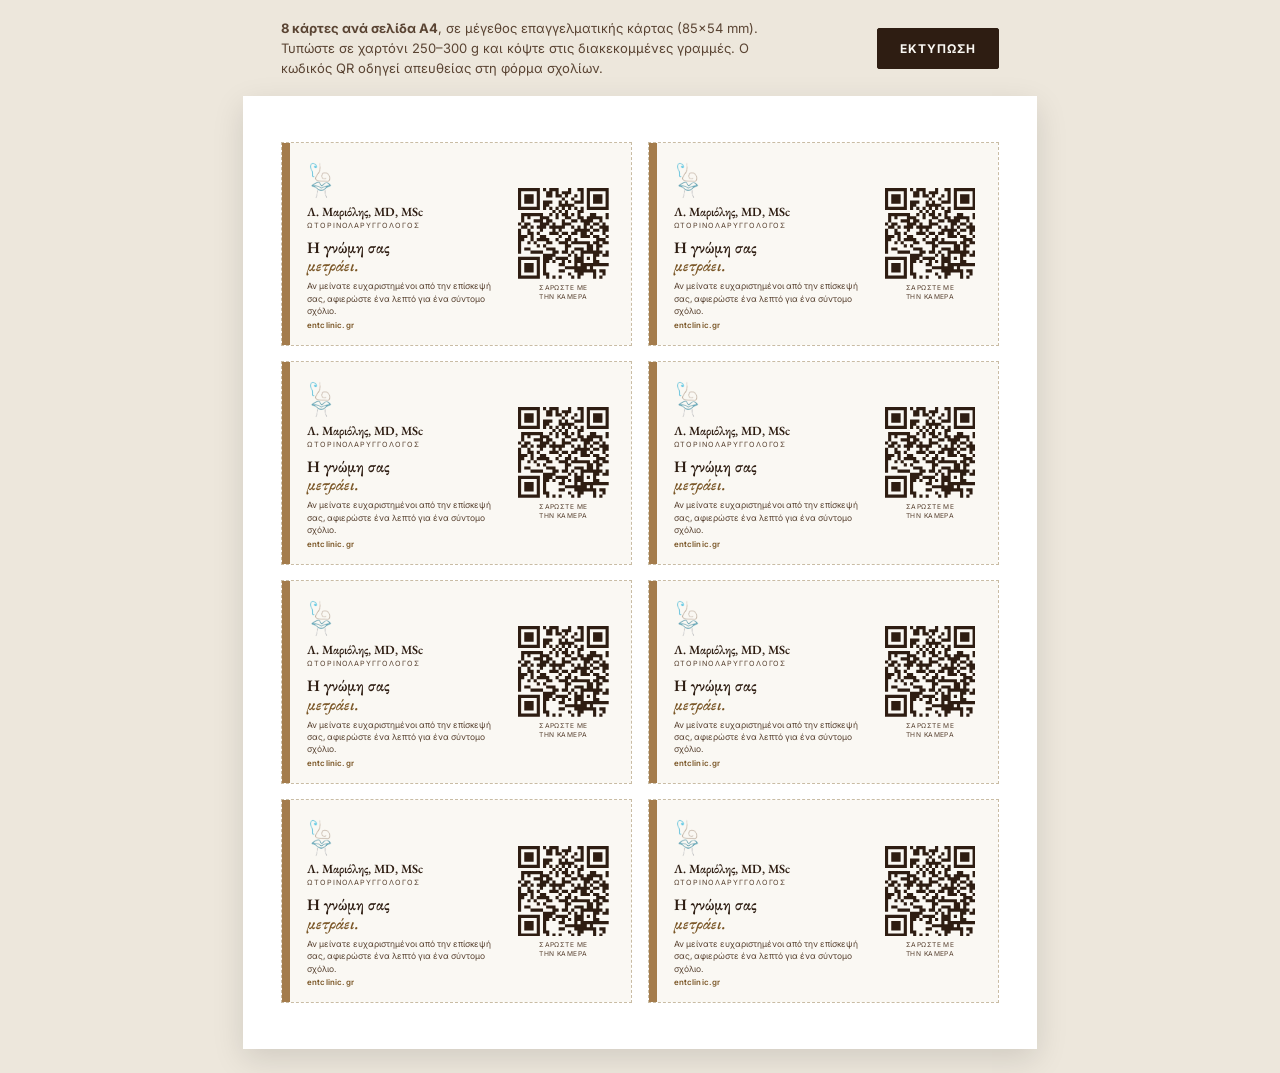
<file: print/review-card.html>
<!DOCTYPE html>
<html lang="el">
<head>
<meta charset="UTF-8">
<meta name="viewport" content="width=device-width, initial-scale=1.0">
<title>Κάρτες σχολίου — ENT Clinic</title>
<style>
  @font-face{font-family:"Inter";src:url("../assets/fonts/Inter-subset.woff2") format("woff2");
    font-weight:100 900;font-style:normal;font-display:swap;}
  @font-face{font-family:"EB Garamond";src:url("../assets/fonts/EBGaramond-subset.woff2") format("woff2");
    font-weight:400 800;font-style:normal;font-display:swap;}
  @font-face{font-family:"EB Garamond";src:url("../assets/fonts/EBGaramond-Italic-subset.woff2") format("woff2");
    font-weight:400 800;font-style:italic;font-display:swap;}
  :root{
    --ink:#2E1D12; --ink-soft:#5A4433; --paper:#FAF8F3;
    --brass:#A47C4C; --brass-deep:#7A5626;
    --serif:"EB Garamond","Noto Serif",Georgia,serif;
    --sans:"Inter","Segoe UI",Arial,sans-serif;
  }
  *{box-sizing:border-box;}
  body{margin:0;background:#EDE7DC;font-family:var(--sans);color:var(--ink);}
  .toolbar{
    max-width:210mm;margin:0 auto;padding:18px 10mm;display:flex;gap:14px;
    align-items:center;justify-content:space-between;flex-wrap:wrap;
  }
  .toolbar p{margin:0;font-size:13px;color:var(--ink-soft);line-height:1.55;max-width:62ch;}
  .toolbar button{
    font-family:var(--sans);font-size:12px;font-weight:700;letter-spacing:.08em;
    text-transform:uppercase;padding:12px 22px;border:1px solid var(--ink);
    background:var(--ink);color:var(--paper);border-radius:2px;cursor:pointer;
  }
  .sheet{
    width:210mm;margin:0 auto 24px;background:#fff;padding:12mm 10mm;
    display:grid;grid-template-columns:repeat(2,1fr);grid-auto-rows:54mm;gap:4mm;
    box-shadow:0 10px 30px rgba(0,0,0,0.12);
  }
  .card{border:1px dashed #C9BCA4;}
  .card-in{
    height:100%;background:var(--paper);display:grid;grid-template-columns:1fr 27mm;
    gap:3mm;padding:4.5mm 4.5mm 4mm;border-left:2.2mm solid var(--brass);
  }
  .left{display:flex;flex-direction:column;min-width:0;}
  .logo{width:7.5mm;height:auto;display:block;margin-bottom:1.2mm;}
  .head strong{display:block;font-family:var(--serif);font-size:9.4pt;font-weight:600;line-height:1.15;}
  .head span{display:block;font-size:5.4pt;letter-spacing:.13em;text-transform:uppercase;color:var(--ink-soft);margin-top:.5mm;}
  .ask{font-family:var(--serif);font-size:12pt;line-height:1.14;margin:2.4mm 0 1.3mm;font-weight:600;}
  .ask em{font-style:italic;color:var(--brass-deep);}
  .sub{font-size:6.4pt;line-height:1.45;color:var(--ink-soft);margin:0;}
  .url{margin:auto 0 0;font-size:5.9pt;font-weight:600;letter-spacing:.02em;color:var(--brass-deep);word-break:break-all;}
  .right{display:flex;flex-direction:column;align-items:center;justify-content:center;gap:1.3mm;}
  .qr{width:24mm;height:24mm;flex:none;}
  .qr svg{width:100%;height:100%;display:block;}
  .scan{font-size:5pt;letter-spacing:.07em;text-transform:uppercase;color:var(--ink-soft);text-align:center;line-height:1.35;}

  @media print{
    body{background:#fff;}
    .toolbar{display:none;}
    .sheet{width:auto;margin:0;box-shadow:none;padding:0;}
    .card{border:1px dashed #D8CDB8;break-inside:avoid;}
    @page{size:A4;margin:12mm 10mm;}
  }
</style>
</head>
<body>
  <div class="toolbar">
    <p><strong>8 κάρτες ανά σελίδα A4</strong>, σε μέγεθος επαγγελματικής κάρτας (85&times;54 mm).
    Τυπώστε σε χαρτόνι 250&ndash;300 g και κόψτε στις διακεκομμένες γραμμές.
    Ο κωδικός QR οδηγεί απευθείας στη φόρμα σχολίων.</p>
    <button onclick="window.print()">Εκτύπωση</button>
  </div>
  <div class="sheet">
    <div class="card">
      <div class="card-in">
        <div class="left">
          <img class="logo" src="[data-uri]" alt="">
          <div class="head">
            <strong>Λ. Μαριόλης, MD, MSc</strong>
            <span>Ωτορινολαρυγγολόγος</span>
          </div>
          <p class="ask">Η γνώμη σας<br><em>μετράει.</em></p>
          <p class="sub">Αν μείνατε ευχαριστημένοι από την επίσκεψή σας, αφιερώστε
          ένα λεπτό για ένα σύντομο σχόλιο.</p>
          <p class="url">entclinic.gr</p>
        </div>
        <div class="right">
          <div class="qr"><svg viewBox="0 0 29 29" width="100%" height="100%" preserveAspectRatio="xMidYMid meet" class="segno"><path class="qrline" stroke="#2e1d12" d="M0 0.5h7m1 0h1m1 0h3m3 0h1m2 0h2m1 0h7m-29 1h1m5 0h1m2 0h2m1 0h1m1 0h3m3 0h1m1 0h1m5 0h1m-29 1h1m1 0h3m1 0h1m2 0h2m1 0h2m1 0h1m2 0h1m1 0h1m1 0h1m1 0h3m1 0h1m-29 1h1m1 0h3m1 0h1m7 0h1m2 0h1m2 0h1m1 0h1m1 0h3m1 0h1m-29 1h1m1 0h3m1 0h1m1 0h3m2 0h1m1 0h1m2 0h3m1 0h1m1 0h3m1 0h1m-29 1h1m5 0h1m1 0h2m3 0h5m4 0h1m5 0h1m-29 1h7m1 0h1m1 0h1m1 0h1m1 0h1m1 0h1m1 0h1m1 0h1m1 0h7m-18 1h1m1 0h1m1 0h1m3 0h2m-20 1h7m2 0h1m1 0h1m1 0h2m1 0h1m1 0h1m3 0h2m3 0h1m-28 1h1m1 0h1m3 0h3m2 0h1m2 0h2m2 0h2m1 0h5m1 0h1m-28 1h1m3 0h3m1 0h2m3 0h1m2 0h2m1 0h4m2 0h1m-27 1h1m1 0h2m3 0h3m1 0h1m2 0h3m4 0h2m1 0h2m1 0h1m-27 1h2m1 0h1m1 0h3m1 0h5m2 0h1m1 0h1m1 0h1m1 0h1m2 0h3m-29 1h1m2 0h1m3 0h1m3 0h1m1 0h1m4 0h5m1 0h2m1 0h2m-29 1h1m2 0h2m1 0h1m3 0h3m1 0h2m1 0h2m1 0h2m1 0h1m3 0h1m-28 1h3m1 0h1m2 0h2m4 0h1m2 0h1m3 0h3m1 0h2m2 0h1m-29 1h2m2 0h1m1 0h4m2 0h1m2 0h2m1 0h1m6 0h3m-28 1h1m2 0h1m1 0h1m3 0h2m2 0h3m1 0h6m1 0h2m1 0h2m-29 1h1m5 0h1m1 0h1m6 0h2m5 0h2m1 0h2m-27 1h1m1 0h2m5 0h3m3 0h1m2 0h3m1 0h2m1 0h1m-26 1h1m3 0h4m3 0h2m1 0h2m1 0h1m2 0h7m1 0h1m-21 1h4m4 0h1m1 0h1m1 0h1m3 0h2m1 0h2m-29 1h7m1 0h3m1 0h4m2 0h3m1 0h1m1 0h1m-25 1h1m5 0h1m1 0h2m1 0h1m2 0h1m1 0h1m1 0h3m3 0h2m-26 1h1m1 0h3m1 0h1m1 0h1m4 0h2m3 0h1m1 0h9m-29 1h1m1 0h3m1 0h1m1 0h1m6 0h7m1 0h1m-24 1h1m1 0h3m1 0h1m1 0h1m4 0h2m3 0h7m1 0h2m-28 1h1m5 0h1m1 0h2m6 0h1m2 0h2m3 0h1m2 0h1m-28 1h7m2 0h1m1 0h1m1 0h1m3 0h1m1 0h1m4 0h1m1 0h1"/></svg></div>
          <span class="scan">Σαρώστε με<br>την κάμερα</span>
        </div>
      </div>
    </div>
    <div class="card">
      <div class="card-in">
        <div class="left">
          <img class="logo" src="[data-uri]" alt="">
          <div class="head">
            <strong>Λ. Μαριόλης, MD, MSc</strong>
            <span>Ωτορινολαρυγγολόγος</span>
          </div>
          <p class="ask">Η γνώμη σας<br><em>μετράει.</em></p>
          <p class="sub">Αν μείνατε ευχαριστημένοι από την επίσκεψή σας, αφιερώστε
          ένα λεπτό για ένα σύντομο σχόλιο.</p>
          <p class="url">entclinic.gr</p>
        </div>
        <div class="right">
          <div class="qr"><svg viewBox="0 0 29 29" width="100%" height="100%" preserveAspectRatio="xMidYMid meet" class="segno"><path class="qrline" stroke="#2e1d12" d="M0 0.5h7m1 0h1m1 0h3m3 0h1m2 0h2m1 0h7m-29 1h1m5 0h1m2 0h2m1 0h1m1 0h3m3 0h1m1 0h1m5 0h1m-29 1h1m1 0h3m1 0h1m2 0h2m1 0h2m1 0h1m2 0h1m1 0h1m1 0h1m1 0h3m1 0h1m-29 1h1m1 0h3m1 0h1m7 0h1m2 0h1m2 0h1m1 0h1m1 0h3m1 0h1m-29 1h1m1 0h3m1 0h1m1 0h3m2 0h1m1 0h1m2 0h3m1 0h1m1 0h3m1 0h1m-29 1h1m5 0h1m1 0h2m3 0h5m4 0h1m5 0h1m-29 1h7m1 0h1m1 0h1m1 0h1m1 0h1m1 0h1m1 0h1m1 0h1m1 0h7m-18 1h1m1 0h1m1 0h1m3 0h2m-20 1h7m2 0h1m1 0h1m1 0h2m1 0h1m1 0h1m3 0h2m3 0h1m-28 1h1m1 0h1m3 0h3m2 0h1m2 0h2m2 0h2m1 0h5m1 0h1m-28 1h1m3 0h3m1 0h2m3 0h1m2 0h2m1 0h4m2 0h1m-27 1h1m1 0h2m3 0h3m1 0h1m2 0h3m4 0h2m1 0h2m1 0h1m-27 1h2m1 0h1m1 0h3m1 0h5m2 0h1m1 0h1m1 0h1m1 0h1m2 0h3m-29 1h1m2 0h1m3 0h1m3 0h1m1 0h1m4 0h5m1 0h2m1 0h2m-29 1h1m2 0h2m1 0h1m3 0h3m1 0h2m1 0h2m1 0h2m1 0h1m3 0h1m-28 1h3m1 0h1m2 0h2m4 0h1m2 0h1m3 0h3m1 0h2m2 0h1m-29 1h2m2 0h1m1 0h4m2 0h1m2 0h2m1 0h1m6 0h3m-28 1h1m2 0h1m1 0h1m3 0h2m2 0h3m1 0h6m1 0h2m1 0h2m-29 1h1m5 0h1m1 0h1m6 0h2m5 0h2m1 0h2m-27 1h1m1 0h2m5 0h3m3 0h1m2 0h3m1 0h2m1 0h1m-26 1h1m3 0h4m3 0h2m1 0h2m1 0h1m2 0h7m1 0h1m-21 1h4m4 0h1m1 0h1m1 0h1m3 0h2m1 0h2m-29 1h7m1 0h3m1 0h4m2 0h3m1 0h1m1 0h1m-25 1h1m5 0h1m1 0h2m1 0h1m2 0h1m1 0h1m1 0h3m3 0h2m-26 1h1m1 0h3m1 0h1m1 0h1m4 0h2m3 0h1m1 0h9m-29 1h1m1 0h3m1 0h1m1 0h1m6 0h7m1 0h1m-24 1h1m1 0h3m1 0h1m1 0h1m4 0h2m3 0h7m1 0h2m-28 1h1m5 0h1m1 0h2m6 0h1m2 0h2m3 0h1m2 0h1m-28 1h7m2 0h1m1 0h1m1 0h1m3 0h1m1 0h1m4 0h1m1 0h1"/></svg></div>
          <span class="scan">Σαρώστε με<br>την κάμερα</span>
        </div>
      </div>
    </div>
    <div class="card">
      <div class="card-in">
        <div class="left">
          <img class="logo" src="[data-uri]" alt="">
          <div class="head">
            <strong>Λ. Μαριόλης, MD, MSc</strong>
            <span>Ωτορινολαρυγγολόγος</span>
          </div>
          <p class="ask">Η γνώμη σας<br><em>μετράει.</em></p>
          <p class="sub">Αν μείνατε ευχαριστημένοι από την επίσκεψή σας, αφιερώστε
          ένα λεπτό για ένα σύντομο σχόλιο.</p>
          <p class="url">entclinic.gr</p>
        </div>
        <div class="right">
          <div class="qr"><svg viewBox="0 0 29 29" width="100%" height="100%" preserveAspectRatio="xMidYMid meet" class="segno"><path class="qrline" stroke="#2e1d12" d="M0 0.5h7m1 0h1m1 0h3m3 0h1m2 0h2m1 0h7m-29 1h1m5 0h1m2 0h2m1 0h1m1 0h3m3 0h1m1 0h1m5 0h1m-29 1h1m1 0h3m1 0h1m2 0h2m1 0h2m1 0h1m2 0h1m1 0h1m1 0h1m1 0h3m1 0h1m-29 1h1m1 0h3m1 0h1m7 0h1m2 0h1m2 0h1m1 0h1m1 0h3m1 0h1m-29 1h1m1 0h3m1 0h1m1 0h3m2 0h1m1 0h1m2 0h3m1 0h1m1 0h3m1 0h1m-29 1h1m5 0h1m1 0h2m3 0h5m4 0h1m5 0h1m-29 1h7m1 0h1m1 0h1m1 0h1m1 0h1m1 0h1m1 0h1m1 0h1m1 0h7m-18 1h1m1 0h1m1 0h1m3 0h2m-20 1h7m2 0h1m1 0h1m1 0h2m1 0h1m1 0h1m3 0h2m3 0h1m-28 1h1m1 0h1m3 0h3m2 0h1m2 0h2m2 0h2m1 0h5m1 0h1m-28 1h1m3 0h3m1 0h2m3 0h1m2 0h2m1 0h4m2 0h1m-27 1h1m1 0h2m3 0h3m1 0h1m2 0h3m4 0h2m1 0h2m1 0h1m-27 1h2m1 0h1m1 0h3m1 0h5m2 0h1m1 0h1m1 0h1m1 0h1m2 0h3m-29 1h1m2 0h1m3 0h1m3 0h1m1 0h1m4 0h5m1 0h2m1 0h2m-29 1h1m2 0h2m1 0h1m3 0h3m1 0h2m1 0h2m1 0h2m1 0h1m3 0h1m-28 1h3m1 0h1m2 0h2m4 0h1m2 0h1m3 0h3m1 0h2m2 0h1m-29 1h2m2 0h1m1 0h4m2 0h1m2 0h2m1 0h1m6 0h3m-28 1h1m2 0h1m1 0h1m3 0h2m2 0h3m1 0h6m1 0h2m1 0h2m-29 1h1m5 0h1m1 0h1m6 0h2m5 0h2m1 0h2m-27 1h1m1 0h2m5 0h3m3 0h1m2 0h3m1 0h2m1 0h1m-26 1h1m3 0h4m3 0h2m1 0h2m1 0h1m2 0h7m1 0h1m-21 1h4m4 0h1m1 0h1m1 0h1m3 0h2m1 0h2m-29 1h7m1 0h3m1 0h4m2 0h3m1 0h1m1 0h1m-25 1h1m5 0h1m1 0h2m1 0h1m2 0h1m1 0h1m1 0h3m3 0h2m-26 1h1m1 0h3m1 0h1m1 0h1m4 0h2m3 0h1m1 0h9m-29 1h1m1 0h3m1 0h1m1 0h1m6 0h7m1 0h1m-24 1h1m1 0h3m1 0h1m1 0h1m4 0h2m3 0h7m1 0h2m-28 1h1m5 0h1m1 0h2m6 0h1m2 0h2m3 0h1m2 0h1m-28 1h7m2 0h1m1 0h1m1 0h1m3 0h1m1 0h1m4 0h1m1 0h1"/></svg></div>
          <span class="scan">Σαρώστε με<br>την κάμερα</span>
        </div>
      </div>
    </div>
    <div class="card">
      <div class="card-in">
        <div class="left">
          <img class="logo" src="[data-uri]" alt="">
          <div class="head">
            <strong>Λ. Μαριόλης, MD, MSc</strong>
            <span>Ωτορινολαρυγγολόγος</span>
          </div>
          <p class="ask">Η γνώμη σας<br><em>μετράει.</em></p>
          <p class="sub">Αν μείνατε ευχαριστημένοι από την επίσκεψή σας, αφιερώστε
          ένα λεπτό για ένα σύντομο σχόλιο.</p>
          <p class="url">entclinic.gr</p>
        </div>
        <div class="right">
          <div class="qr"><svg viewBox="0 0 29 29" width="100%" height="100%" preserveAspectRatio="xMidYMid meet" class="segno"><path class="qrline" stroke="#2e1d12" d="M0 0.5h7m1 0h1m1 0h3m3 0h1m2 0h2m1 0h7m-29 1h1m5 0h1m2 0h2m1 0h1m1 0h3m3 0h1m1 0h1m5 0h1m-29 1h1m1 0h3m1 0h1m2 0h2m1 0h2m1 0h1m2 0h1m1 0h1m1 0h1m1 0h3m1 0h1m-29 1h1m1 0h3m1 0h1m7 0h1m2 0h1m2 0h1m1 0h1m1 0h3m1 0h1m-29 1h1m1 0h3m1 0h1m1 0h3m2 0h1m1 0h1m2 0h3m1 0h1m1 0h3m1 0h1m-29 1h1m5 0h1m1 0h2m3 0h5m4 0h1m5 0h1m-29 1h7m1 0h1m1 0h1m1 0h1m1 0h1m1 0h1m1 0h1m1 0h1m1 0h7m-18 1h1m1 0h1m1 0h1m3 0h2m-20 1h7m2 0h1m1 0h1m1 0h2m1 0h1m1 0h1m3 0h2m3 0h1m-28 1h1m1 0h1m3 0h3m2 0h1m2 0h2m2 0h2m1 0h5m1 0h1m-28 1h1m3 0h3m1 0h2m3 0h1m2 0h2m1 0h4m2 0h1m-27 1h1m1 0h2m3 0h3m1 0h1m2 0h3m4 0h2m1 0h2m1 0h1m-27 1h2m1 0h1m1 0h3m1 0h5m2 0h1m1 0h1m1 0h1m1 0h1m2 0h3m-29 1h1m2 0h1m3 0h1m3 0h1m1 0h1m4 0h5m1 0h2m1 0h2m-29 1h1m2 0h2m1 0h1m3 0h3m1 0h2m1 0h2m1 0h2m1 0h1m3 0h1m-28 1h3m1 0h1m2 0h2m4 0h1m2 0h1m3 0h3m1 0h2m2 0h1m-29 1h2m2 0h1m1 0h4m2 0h1m2 0h2m1 0h1m6 0h3m-28 1h1m2 0h1m1 0h1m3 0h2m2 0h3m1 0h6m1 0h2m1 0h2m-29 1h1m5 0h1m1 0h1m6 0h2m5 0h2m1 0h2m-27 1h1m1 0h2m5 0h3m3 0h1m2 0h3m1 0h2m1 0h1m-26 1h1m3 0h4m3 0h2m1 0h2m1 0h1m2 0h7m1 0h1m-21 1h4m4 0h1m1 0h1m1 0h1m3 0h2m1 0h2m-29 1h7m1 0h3m1 0h4m2 0h3m1 0h1m1 0h1m-25 1h1m5 0h1m1 0h2m1 0h1m2 0h1m1 0h1m1 0h3m3 0h2m-26 1h1m1 0h3m1 0h1m1 0h1m4 0h2m3 0h1m1 0h9m-29 1h1m1 0h3m1 0h1m1 0h1m6 0h7m1 0h1m-24 1h1m1 0h3m1 0h1m1 0h1m4 0h2m3 0h7m1 0h2m-28 1h1m5 0h1m1 0h2m6 0h1m2 0h2m3 0h1m2 0h1m-28 1h7m2 0h1m1 0h1m1 0h1m3 0h1m1 0h1m4 0h1m1 0h1"/></svg></div>
          <span class="scan">Σαρώστε με<br>την κάμερα</span>
        </div>
      </div>
    </div>
    <div class="card">
      <div class="card-in">
        <div class="left">
          <img class="logo" src="[data-uri]" alt="">
          <div class="head">
            <strong>Λ. Μαριόλης, MD, MSc</strong>
            <span>Ωτορινολαρυγγολόγος</span>
          </div>
          <p class="ask">Η γνώμη σας<br><em>μετράει.</em></p>
          <p class="sub">Αν μείνατε ευχαριστημένοι από την επίσκεψή σας, αφιερώστε
          ένα λεπτό για ένα σύντομο σχόλιο.</p>
          <p class="url">entclinic.gr</p>
        </div>
        <div class="right">
          <div class="qr"><svg viewBox="0 0 29 29" width="100%" height="100%" preserveAspectRatio="xMidYMid meet" class="segno"><path class="qrline" stroke="#2e1d12" d="M0 0.5h7m1 0h1m1 0h3m3 0h1m2 0h2m1 0h7m-29 1h1m5 0h1m2 0h2m1 0h1m1 0h3m3 0h1m1 0h1m5 0h1m-29 1h1m1 0h3m1 0h1m2 0h2m1 0h2m1 0h1m2 0h1m1 0h1m1 0h1m1 0h3m1 0h1m-29 1h1m1 0h3m1 0h1m7 0h1m2 0h1m2 0h1m1 0h1m1 0h3m1 0h1m-29 1h1m1 0h3m1 0h1m1 0h3m2 0h1m1 0h1m2 0h3m1 0h1m1 0h3m1 0h1m-29 1h1m5 0h1m1 0h2m3 0h5m4 0h1m5 0h1m-29 1h7m1 0h1m1 0h1m1 0h1m1 0h1m1 0h1m1 0h1m1 0h1m1 0h7m-18 1h1m1 0h1m1 0h1m3 0h2m-20 1h7m2 0h1m1 0h1m1 0h2m1 0h1m1 0h1m3 0h2m3 0h1m-28 1h1m1 0h1m3 0h3m2 0h1m2 0h2m2 0h2m1 0h5m1 0h1m-28 1h1m3 0h3m1 0h2m3 0h1m2 0h2m1 0h4m2 0h1m-27 1h1m1 0h2m3 0h3m1 0h1m2 0h3m4 0h2m1 0h2m1 0h1m-27 1h2m1 0h1m1 0h3m1 0h5m2 0h1m1 0h1m1 0h1m1 0h1m2 0h3m-29 1h1m2 0h1m3 0h1m3 0h1m1 0h1m4 0h5m1 0h2m1 0h2m-29 1h1m2 0h2m1 0h1m3 0h3m1 0h2m1 0h2m1 0h2m1 0h1m3 0h1m-28 1h3m1 0h1m2 0h2m4 0h1m2 0h1m3 0h3m1 0h2m2 0h1m-29 1h2m2 0h1m1 0h4m2 0h1m2 0h2m1 0h1m6 0h3m-28 1h1m2 0h1m1 0h1m3 0h2m2 0h3m1 0h6m1 0h2m1 0h2m-29 1h1m5 0h1m1 0h1m6 0h2m5 0h2m1 0h2m-27 1h1m1 0h2m5 0h3m3 0h1m2 0h3m1 0h2m1 0h1m-26 1h1m3 0h4m3 0h2m1 0h2m1 0h1m2 0h7m1 0h1m-21 1h4m4 0h1m1 0h1m1 0h1m3 0h2m1 0h2m-29 1h7m1 0h3m1 0h4m2 0h3m1 0h1m1 0h1m-25 1h1m5 0h1m1 0h2m1 0h1m2 0h1m1 0h1m1 0h3m3 0h2m-26 1h1m1 0h3m1 0h1m1 0h1m4 0h2m3 0h1m1 0h9m-29 1h1m1 0h3m1 0h1m1 0h1m6 0h7m1 0h1m-24 1h1m1 0h3m1 0h1m1 0h1m4 0h2m3 0h7m1 0h2m-28 1h1m5 0h1m1 0h2m6 0h1m2 0h2m3 0h1m2 0h1m-28 1h7m2 0h1m1 0h1m1 0h1m3 0h1m1 0h1m4 0h1m1 0h1"/></svg></div>
          <span class="scan">Σαρώστε με<br>την κάμερα</span>
        </div>
      </div>
    </div>
    <div class="card">
      <div class="card-in">
        <div class="left">
          <img class="logo" src="[data-uri]" alt="">
          <div class="head">
            <strong>Λ. Μαριόλης, MD, MSc</strong>
            <span>Ωτορινολαρυγγολόγος</span>
          </div>
          <p class="ask">Η γνώμη σας<br><em>μετράει.</em></p>
          <p class="sub">Αν μείνατε ευχαριστημένοι από την επίσκεψή σας, αφιερώστε
          ένα λεπτό για ένα σύντομο σχόλιο.</p>
          <p class="url">entclinic.gr</p>
        </div>
        <div class="right">
          <div class="qr"><svg viewBox="0 0 29 29" width="100%" height="100%" preserveAspectRatio="xMidYMid meet" class="segno"><path class="qrline" stroke="#2e1d12" d="M0 0.5h7m1 0h1m1 0h3m3 0h1m2 0h2m1 0h7m-29 1h1m5 0h1m2 0h2m1 0h1m1 0h3m3 0h1m1 0h1m5 0h1m-29 1h1m1 0h3m1 0h1m2 0h2m1 0h2m1 0h1m2 0h1m1 0h1m1 0h1m1 0h3m1 0h1m-29 1h1m1 0h3m1 0h1m7 0h1m2 0h1m2 0h1m1 0h1m1 0h3m1 0h1m-29 1h1m1 0h3m1 0h1m1 0h3m2 0h1m1 0h1m2 0h3m1 0h1m1 0h3m1 0h1m-29 1h1m5 0h1m1 0h2m3 0h5m4 0h1m5 0h1m-29 1h7m1 0h1m1 0h1m1 0h1m1 0h1m1 0h1m1 0h1m1 0h1m1 0h7m-18 1h1m1 0h1m1 0h1m3 0h2m-20 1h7m2 0h1m1 0h1m1 0h2m1 0h1m1 0h1m3 0h2m3 0h1m-28 1h1m1 0h1m3 0h3m2 0h1m2 0h2m2 0h2m1 0h5m1 0h1m-28 1h1m3 0h3m1 0h2m3 0h1m2 0h2m1 0h4m2 0h1m-27 1h1m1 0h2m3 0h3m1 0h1m2 0h3m4 0h2m1 0h2m1 0h1m-27 1h2m1 0h1m1 0h3m1 0h5m2 0h1m1 0h1m1 0h1m1 0h1m2 0h3m-29 1h1m2 0h1m3 0h1m3 0h1m1 0h1m4 0h5m1 0h2m1 0h2m-29 1h1m2 0h2m1 0h1m3 0h3m1 0h2m1 0h2m1 0h2m1 0h1m3 0h1m-28 1h3m1 0h1m2 0h2m4 0h1m2 0h1m3 0h3m1 0h2m2 0h1m-29 1h2m2 0h1m1 0h4m2 0h1m2 0h2m1 0h1m6 0h3m-28 1h1m2 0h1m1 0h1m3 0h2m2 0h3m1 0h6m1 0h2m1 0h2m-29 1h1m5 0h1m1 0h1m6 0h2m5 0h2m1 0h2m-27 1h1m1 0h2m5 0h3m3 0h1m2 0h3m1 0h2m1 0h1m-26 1h1m3 0h4m3 0h2m1 0h2m1 0h1m2 0h7m1 0h1m-21 1h4m4 0h1m1 0h1m1 0h1m3 0h2m1 0h2m-29 1h7m1 0h3m1 0h4m2 0h3m1 0h1m1 0h1m-25 1h1m5 0h1m1 0h2m1 0h1m2 0h1m1 0h1m1 0h3m3 0h2m-26 1h1m1 0h3m1 0h1m1 0h1m4 0h2m3 0h1m1 0h9m-29 1h1m1 0h3m1 0h1m1 0h1m6 0h7m1 0h1m-24 1h1m1 0h3m1 0h1m1 0h1m4 0h2m3 0h7m1 0h2m-28 1h1m5 0h1m1 0h2m6 0h1m2 0h2m3 0h1m2 0h1m-28 1h7m2 0h1m1 0h1m1 0h1m3 0h1m1 0h1m4 0h1m1 0h1"/></svg></div>
          <span class="scan">Σαρώστε με<br>την κάμερα</span>
        </div>
      </div>
    </div>
    <div class="card">
      <div class="card-in">
        <div class="left">
          <img class="logo" src="[data-uri]" alt="">
          <div class="head">
            <strong>Λ. Μαριόλης, MD, MSc</strong>
            <span>Ωτορινολαρυγγολόγος</span>
          </div>
          <p class="ask">Η γνώμη σας<br><em>μετράει.</em></p>
          <p class="sub">Αν μείνατε ευχαριστημένοι από την επίσκεψή σας, αφιερώστε
          ένα λεπτό για ένα σύντομο σχόλιο.</p>
          <p class="url">entclinic.gr</p>
        </div>
        <div class="right">
          <div class="qr"><svg viewBox="0 0 29 29" width="100%" height="100%" preserveAspectRatio="xMidYMid meet" class="segno"><path class="qrline" stroke="#2e1d12" d="M0 0.5h7m1 0h1m1 0h3m3 0h1m2 0h2m1 0h7m-29 1h1m5 0h1m2 0h2m1 0h1m1 0h3m3 0h1m1 0h1m5 0h1m-29 1h1m1 0h3m1 0h1m2 0h2m1 0h2m1 0h1m2 0h1m1 0h1m1 0h1m1 0h3m1 0h1m-29 1h1m1 0h3m1 0h1m7 0h1m2 0h1m2 0h1m1 0h1m1 0h3m1 0h1m-29 1h1m1 0h3m1 0h1m1 0h3m2 0h1m1 0h1m2 0h3m1 0h1m1 0h3m1 0h1m-29 1h1m5 0h1m1 0h2m3 0h5m4 0h1m5 0h1m-29 1h7m1 0h1m1 0h1m1 0h1m1 0h1m1 0h1m1 0h1m1 0h1m1 0h7m-18 1h1m1 0h1m1 0h1m3 0h2m-20 1h7m2 0h1m1 0h1m1 0h2m1 0h1m1 0h1m3 0h2m3 0h1m-28 1h1m1 0h1m3 0h3m2 0h1m2 0h2m2 0h2m1 0h5m1 0h1m-28 1h1m3 0h3m1 0h2m3 0h1m2 0h2m1 0h4m2 0h1m-27 1h1m1 0h2m3 0h3m1 0h1m2 0h3m4 0h2m1 0h2m1 0h1m-27 1h2m1 0h1m1 0h3m1 0h5m2 0h1m1 0h1m1 0h1m1 0h1m2 0h3m-29 1h1m2 0h1m3 0h1m3 0h1m1 0h1m4 0h5m1 0h2m1 0h2m-29 1h1m2 0h2m1 0h1m3 0h3m1 0h2m1 0h2m1 0h2m1 0h1m3 0h1m-28 1h3m1 0h1m2 0h2m4 0h1m2 0h1m3 0h3m1 0h2m2 0h1m-29 1h2m2 0h1m1 0h4m2 0h1m2 0h2m1 0h1m6 0h3m-28 1h1m2 0h1m1 0h1m3 0h2m2 0h3m1 0h6m1 0h2m1 0h2m-29 1h1m5 0h1m1 0h1m6 0h2m5 0h2m1 0h2m-27 1h1m1 0h2m5 0h3m3 0h1m2 0h3m1 0h2m1 0h1m-26 1h1m3 0h4m3 0h2m1 0h2m1 0h1m2 0h7m1 0h1m-21 1h4m4 0h1m1 0h1m1 0h1m3 0h2m1 0h2m-29 1h7m1 0h3m1 0h4m2 0h3m1 0h1m1 0h1m-25 1h1m5 0h1m1 0h2m1 0h1m2 0h1m1 0h1m1 0h3m3 0h2m-26 1h1m1 0h3m1 0h1m1 0h1m4 0h2m3 0h1m1 0h9m-29 1h1m1 0h3m1 0h1m1 0h1m6 0h7m1 0h1m-24 1h1m1 0h3m1 0h1m1 0h1m4 0h2m3 0h7m1 0h2m-28 1h1m5 0h1m1 0h2m6 0h1m2 0h2m3 0h1m2 0h1m-28 1h7m2 0h1m1 0h1m1 0h1m3 0h1m1 0h1m4 0h1m1 0h1"/></svg></div>
          <span class="scan">Σαρώστε με<br>την κάμερα</span>
        </div>
      </div>
    </div>
    <div class="card">
      <div class="card-in">
        <div class="left">
          <img class="logo" src="[data-uri]" alt="">
          <div class="head">
            <strong>Λ. Μαριόλης, MD, MSc</strong>
            <span>Ωτορινολαρυγγολόγος</span>
          </div>
          <p class="ask">Η γνώμη σας<br><em>μετράει.</em></p>
          <p class="sub">Αν μείνατε ευχαριστημένοι από την επίσκεψή σας, αφιερώστε
          ένα λεπτό για ένα σύντομο σχόλιο.</p>
          <p class="url">entclinic.gr</p>
        </div>
        <div class="right">
          <div class="qr"><svg viewBox="0 0 29 29" width="100%" height="100%" preserveAspectRatio="xMidYMid meet" class="segno"><path class="qrline" stroke="#2e1d12" d="M0 0.5h7m1 0h1m1 0h3m3 0h1m2 0h2m1 0h7m-29 1h1m5 0h1m2 0h2m1 0h1m1 0h3m3 0h1m1 0h1m5 0h1m-29 1h1m1 0h3m1 0h1m2 0h2m1 0h2m1 0h1m2 0h1m1 0h1m1 0h1m1 0h3m1 0h1m-29 1h1m1 0h3m1 0h1m7 0h1m2 0h1m2 0h1m1 0h1m1 0h3m1 0h1m-29 1h1m1 0h3m1 0h1m1 0h3m2 0h1m1 0h1m2 0h3m1 0h1m1 0h3m1 0h1m-29 1h1m5 0h1m1 0h2m3 0h5m4 0h1m5 0h1m-29 1h7m1 0h1m1 0h1m1 0h1m1 0h1m1 0h1m1 0h1m1 0h1m1 0h7m-18 1h1m1 0h1m1 0h1m3 0h2m-20 1h7m2 0h1m1 0h1m1 0h2m1 0h1m1 0h1m3 0h2m3 0h1m-28 1h1m1 0h1m3 0h3m2 0h1m2 0h2m2 0h2m1 0h5m1 0h1m-28 1h1m3 0h3m1 0h2m3 0h1m2 0h2m1 0h4m2 0h1m-27 1h1m1 0h2m3 0h3m1 0h1m2 0h3m4 0h2m1 0h2m1 0h1m-27 1h2m1 0h1m1 0h3m1 0h5m2 0h1m1 0h1m1 0h1m1 0h1m2 0h3m-29 1h1m2 0h1m3 0h1m3 0h1m1 0h1m4 0h5m1 0h2m1 0h2m-29 1h1m2 0h2m1 0h1m3 0h3m1 0h2m1 0h2m1 0h2m1 0h1m3 0h1m-28 1h3m1 0h1m2 0h2m4 0h1m2 0h1m3 0h3m1 0h2m2 0h1m-29 1h2m2 0h1m1 0h4m2 0h1m2 0h2m1 0h1m6 0h3m-28 1h1m2 0h1m1 0h1m3 0h2m2 0h3m1 0h6m1 0h2m1 0h2m-29 1h1m5 0h1m1 0h1m6 0h2m5 0h2m1 0h2m-27 1h1m1 0h2m5 0h3m3 0h1m2 0h3m1 0h2m1 0h1m-26 1h1m3 0h4m3 0h2m1 0h2m1 0h1m2 0h7m1 0h1m-21 1h4m4 0h1m1 0h1m1 0h1m3 0h2m1 0h2m-29 1h7m1 0h3m1 0h4m2 0h3m1 0h1m1 0h1m-25 1h1m5 0h1m1 0h2m1 0h1m2 0h1m1 0h1m1 0h3m3 0h2m-26 1h1m1 0h3m1 0h1m1 0h1m4 0h2m3 0h1m1 0h9m-29 1h1m1 0h3m1 0h1m1 0h1m6 0h7m1 0h1m-24 1h1m1 0h3m1 0h1m1 0h1m4 0h2m3 0h7m1 0h2m-28 1h1m5 0h1m1 0h2m6 0h1m2 0h2m3 0h1m2 0h1m-28 1h7m2 0h1m1 0h1m1 0h1m3 0h1m1 0h1m4 0h1m1 0h1"/></svg></div>
          <span class="scan">Σαρώστε με<br>την κάμερα</span>
        </div>
      </div>
    </div>
  </div>
</body>
</html>
</file>
<file: assets/map-button.css>
/* Το κουμπί «Οδήγησέ με» — ΜΙΑ πηγή για την αρχική και τις σελίδες περιοχής.
   Ήταν γραμμένο μέσα στο index.html· με πέντε σελίδες να το χρησιμοποιούν,
   αντιγραμμένο θα ξέφευγε στην πρώτη αλλαγή. */
/* ===== «Οδήγησέ με» — κουμπί Χαρτών Google =====
   Ο κώδικας δόθηκε έτοιμος και κρατιέται όπως είναι. Το μπλε και η κόκκινη
   πινέζα δεν ανήκουν στην παλέτα του ιατρείου — αυτό ακριβώς είναι το ζητούμενο:
   ο επισκέπτης πρέπει να ΚΑΤΑΛΑΒΕΙ ότι ανοίγει Χάρτες Google πριν το πατήσει.
   Προστέθηκαν μόνο δύο μεγέθη και ο σεβασμός στο prefers-reduced-motion.

   Προορισμός: το σύντομο link maps.app.goo.gl που έδωσε το ιατρείο — δείχνει
   στην ίδια την καταχώριση του ιατρείου στους Χάρτες, όχι σε συντεταγμένες
   που μαντέψαμε. Και τα τρία κουμπιά δείχνουν εκεί. Τα τσιπ από κάτω («Με
   αυτοκίνητο», «Με ΜΜΜ», «Με τα πόδια») κρατούν τη διεύθυνση /maps/dir/,
   γιατί μόνο εκείνη δέχεται παράμετρο μέσου μεταφοράς. */
.smart-map-button {
  display: inline-flex;
  align-items: center;
  gap: 16px;
  background: linear-gradient(135deg, #0284c7 0%, #0369a1 100%);
  color: #ffffff;
  font-family: system-ui, -apple-system, BlinkMacSystemFont, "Segoe UI", Roboto, sans-serif;
  padding: 12px 28px 12px 14px;
  border-radius: 60px;
  text-decoration: none;
  box-shadow: 0 10px 25px rgba(2, 132, 199, 0.4), inset 0 2px 0 rgba(255, 255, 255, 0.3);
  transition: all 0.3s cubic-bezier(0.4, 0, 0.2, 1);
  border: 1px solid rgba(255, 255, 255, 0.2);
  position: relative;
  overflow: hidden;
}
.smart-map-button::before {
  content: '';
  position: absolute;
  top: 0; left: -100%;
  width: 100%; height: 100%;
  background: linear-gradient(90deg, transparent, rgba(255, 255, 255, 0.2), transparent);
  transition: 0.5s;
}
.smart-map-button:hover::before { left: 100%; }
.smart-map-button:focus-visible { outline: 3px solid #7DD3FC; outline-offset: 3px; }
.map-icon-wrapper {
  position: relative;
  background: #ffffff;
  width: 44px; height: 44px;
  border-radius: 50%;
  display: flex; align-items: center; justify-content: center;
  box-shadow: 0 4px 10px rgba(0, 0, 0, 0.15);
  flex-shrink: 0;
}
.mini-fold-map {
  position: absolute;
  bottom: 2px; right: 2px;
  width: 12px; height: 12px;
  background: #34A853;
  border-radius: 50%;
  border: 2px solid #ffffff;
}
.button-text-content { display: flex; flex-direction: column; line-height: 1.2; }
.button-main-title {
  font-size: 13px; letter-spacing: 1.5px; font-weight: 700; color: #e0f2fe;
}
.button-sub-title {
  font-size: 18px; font-weight: 800; color: #ffffff;
  display: flex; align-items: center; gap: 4px;
}
.arrow-icon { transition: transform 0.3s ease; }
.smart-map-button:hover {
  background: linear-gradient(135deg, #0369a1 0%, #075985 100%);
  box-shadow: 0 14px 30px rgba(2, 132, 199, 0.5), inset 0 2px 0 rgba(255, 255, 255, 0.4);
  transform: translateY(-3px);
}
.smart-map-button:hover .arrow-icon { transform: translateX(4px); }
.smart-map-button:active {
  transform: translateY(-1px);
  box-shadow: 0 6px 15px rgba(2, 132, 199, 0.4);
}

/* Μικρή εκδοχή: κεφαλίδα και υποσέλιδο, όπου το κανονικό μέγεθος δεν χωρά. */
.smart-map-button.is-compact { gap: 10px; padding: 6px 18px 6px 6px; }
.is-compact .map-icon-wrapper { width: 34px; height: 34px; }
.is-compact .google-pin-icon { width: 21px; height: 21px; }
.is-compact .mini-fold-map { width: 9px; height: 9px; bottom: 1px; right: 1px; }
.is-compact .button-main-title { font-size: 9.5px; letter-spacing: 1.1px; }
.is-compact .button-sub-title { font-size: 13px; }

/* Στην κεφαλίδα, μόλις στενέψει, μένει μόνο η πινέζα — στρογγυλό κουμπί.
   Το τηλέφωνο κρύβεται στα 1240px· η πινέζα ΟΧΙ, γιατί στο κινητό είναι
   ακριβώς εκεί που χρειάζεται κανείς οδηγίες. */
@media (max-width:1240px){
  .header-actions .smart-map-button{ padding:5px; gap:0; }
  .header-actions .button-text-content{ display:none; }
}
@media (prefers-reduced-motion: reduce){
  .smart-map-button, .smart-map-button::before, .arrow-icon { transition: none; }
  .smart-map-button:hover { transform: none; }
  .smart-map-button:hover::before { left: -100%; }
  .smart-map-button:hover .arrow-icon { transform: none; }
}
</file>
<file: assets/legal.css>
/* Κοινό στυλ για τις νομικές σελίδες. Οι γραμματοσειρές είναι τοπικές. */
@font-face{
  font-family:"Inter";
  src:url("fonts/Inter-subset.woff2") format("woff2");
  font-weight:100 900;font-style:normal;font-display:swap;
}
@font-face{
  font-family:"EB Garamond";
  src:url("fonts/EBGaramond-subset.woff2") format("woff2");
  font-weight:400 800;font-style:normal;font-display:swap;
}
@font-face{
  font-family:"EB Garamond";
  src:url("fonts/EBGaramond-Italic-subset.woff2") format("woff2");
  font-weight:400 800;font-style:italic;font-display:swap;
}
:root{
  --ink:#2E1D12; --ink-soft:#5A4433; --paper:#FAF8F3; --paper-dim:#F0EAE0;
  --card:#FFFFFF; --brass:#A47C4C; --brass-deep:#7A5626; --line:#DDD3C0; --muted:#7C8783;
  --serif:"EB Garamond","Noto Serif",Georgia,"Times New Roman",serif;
  --sans:"Inter","Segoe UI",Arial,sans-serif;
}
*{box-sizing:border-box;}
body{
  margin:0;background:var(--paper);color:var(--ink);
  font-family:var(--sans);line-height:1.7;-webkit-font-smoothing:antialiased;
}
a{color:var(--brass-deep);}
a:hover{color:var(--ink);}
.wrap{max-width:780px;margin:0 auto;padding:0 26px;}

header.legal{
  background:var(--ink);color:var(--paper);padding:26px 0;
  border-bottom:3px solid var(--brass);
}
header.legal .wrap{display:flex;align-items:center;justify-content:space-between;gap:18px;flex-wrap:wrap;}
header.legal strong{font-family:var(--serif);font-size:19px;font-weight:600;color:var(--paper);}
header.legal span{
  display:block;font-size:10.5px;letter-spacing:.14em;text-transform:uppercase;
  color:rgba(250,248,243,0.7);margin-top:3px;
}
header.legal a{
  color:var(--paper);text-decoration:none;font-size:12px;font-weight:700;
  letter-spacing:.09em;text-transform:uppercase;border-bottom:1px solid var(--brass);padding-bottom:2px;
}

main{padding:56px 0 80px;}
h1{
  font-family:var(--serif);font-size:clamp(28px,4.4vw,42px);font-weight:600;
  line-height:1.15;margin:0 0 10px;
}
.updated{font-size:12.5px;letter-spacing:.08em;text-transform:uppercase;color:var(--muted);font-weight:600;margin:0 0 38px;}
h2{
  font-family:var(--serif);font-size:22px;font-weight:600;
  margin:44px 0 12px;padding-top:22px;border-top:1px solid var(--line);
}
h3{font-family:var(--sans);font-size:13px;font-weight:700;letter-spacing:.1em;text-transform:uppercase;color:var(--brass-deep);margin:26px 0 8px;}
p{margin:0 0 15px;color:var(--ink-soft);}
ul{margin:0 0 15px;padding-left:22px;color:var(--ink-soft);}
li{margin-bottom:9px;}
strong{color:var(--ink);}
dl.ident{margin:0;border-top:1px solid var(--line);}
dl.ident div{display:grid;grid-template-columns:200px 1fr;gap:16px;padding:12px 0;border-bottom:1px solid var(--line);}
dl.ident dt{font-weight:600;color:var(--ink);font-size:14px;}
dl.ident dd{margin:0;color:var(--ink-soft);font-size:14.5px;}
@media (max-width:620px){ dl.ident div{grid-template-columns:1fr;gap:3px;} }

.todo{
  background:#FBF1ED;border-left:3px solid #9E3B2A;padding:18px 22px;margin:0 0 34px;
  font-size:14px;color:var(--ink-soft);line-height:1.65;
}
.todo strong{display:block;color:#9E3B2A;font-family:var(--sans);font-size:11.5px;
  font-weight:700;letter-spacing:.12em;text-transform:uppercase;margin-bottom:8px;}
.todo ul{margin:10px 0 0;}
mark.fill{background:#F7E7B0;color:#5A4433;padding:1px 6px;border-radius:2px;font-weight:600;}

footer.legal{
  background:#20140C;color:rgba(250,248,243,0.7);padding:36px 0;font-size:13px;
}
footer.legal a{color:rgba(250,248,243,0.85);}
footer.legal .wrap{display:flex;gap:20px;flex-wrap:wrap;justify-content:space-between;}
</file>
<file: assets/area.css>
/* Στυλ για τις σελίδες περιοχής (Κορυδαλλός, Νίκαια, Πειραιάς, Περιστέρι).
   Φορτώνεται ΜΑΖΙ με το legal.css, το οποίο δίνει τις γραμματοσειρές, τα
   χρώματα και το κέλυφος header/footer. Εδώ μπαίνει μόνο ό,τι παραπάνω
   χρειάζονται αυτές οι σελίδες. */

.wrap{max-width:860px;}

.eyebrow{
  font-size:11.5px;font-weight:700;letter-spacing:.16em;text-transform:uppercase;
  color:var(--brass-deep);margin:0 0 10px;
}
h1{margin-bottom:16px;}
p.lede{font-size:18px;line-height:1.65;color:var(--ink-soft);max-width:64ch;}

/* --- Κουμπιά ------------------------------------------------------------ */
.actions{display:flex;flex-wrap:wrap;gap:14px;margin:30px 0 8px;}
.btn{
  display:inline-flex;align-items:center;justify-content:center;
  padding:15px 28px;border-radius:2px;text-decoration:none;
  font-size:12.5px;font-weight:700;letter-spacing:.1em;text-transform:uppercase;
  border:1px solid var(--ink);transition:background .2s,color .2s;
}
.btn-solid{background:var(--ink);color:var(--paper);}
.btn-solid:hover{background:var(--brass-deep);border-color:var(--brass-deep);color:var(--paper);}
.btn-outline{background:transparent;color:var(--ink);}
.btn-outline:hover{background:var(--ink);color:var(--paper);}

/* --- Κάρτες ------------------------------------------------------------- */
.cards{display:grid;grid-template-columns:repeat(3,1fr);gap:20px;margin:0 0 8px;}
.card{
  background:var(--card);border:1px solid var(--line);border-radius:3px;
  padding:22px 24px;
}
.card h3{margin-top:0;}
.card p{font-size:14.5px;margin-bottom:0;}
@media (max-width:760px){ .cards{grid-template-columns:1fr;} }

/* --- Λίστα πράξεων σε δύο στήλες ---------------------------------------- */
ul.two-col{columns:2;column-gap:34px;padding-left:20px;}
@media (max-width:600px){ ul.two-col{columns:1;} }

/* --- Πλαίσιο «πότε είναι επείγον» --------------------------------------- */
.urgent{
  background:#FBF1ED;border-left:3px solid #9E3B2A;padding:20px 24px;margin:20px 0 0;
}
.urgent h3{color:#9E3B2A;margin-top:0;}
.urgent ul{margin-bottom:0;}

/* --- Στοιχεία επικοινωνίας ---------------------------------------------- */
dl.nap{margin:0;border-top:1px solid var(--line);}
dl.nap div{display:grid;grid-template-columns:170px 1fr;gap:16px;padding:12px 0;border-bottom:1px solid var(--line);}
dl.nap dt{font-weight:600;color:var(--ink);font-size:13.5px;}
dl.nap dd{margin:0;color:var(--ink-soft);font-size:14.5px;}
@media (max-width:620px){ dl.nap div{grid-template-columns:1fr;gap:3px;} }

/* --- Συχνές ερωτήσεις ---------------------------------------------------- */
.faq{border-top:1px solid var(--line);}
.faq details{border-bottom:1px solid var(--line);padding:14px 0;}
.faq summary{
  cursor:pointer;font-weight:600;color:var(--ink);font-size:15.5px;
  list-style:none;display:flex;justify-content:space-between;gap:16px;
}
.faq summary::-webkit-details-marker{display:none;}
.faq summary::after{content:"+";color:var(--brass);font-weight:400;font-size:20px;line-height:1;}
.faq details[open] summary::after{content:"–";}
.faq details p{margin:12px 0 0;font-size:15px;}

/* --- Οι υπόλοιπες περιοχές ---------------------------------------------- */
.nearby{display:flex;flex-wrap:wrap;gap:10px;margin:0;padding:0;list-style:none;}
.nearby a{
  display:inline-block;border:1px solid var(--line);background:var(--card);
  padding:9px 16px;border-radius:2px;text-decoration:none;font-size:14px;
}
.nearby a:hover{border-color:var(--brass);}

/* --- Βοηθητικά γύρω από το κουμπί «Οδήγησέ με» ---------------------------
   Το ίδιο το κουμπί ορίζεται στο assets/map-button.css, κοινό με την αρχική.
   Εδώ μένουν μόνο η επεξήγηση από κάτω και τα τσιπ επιλογής μέσου. */
.smart-map-button{margin-bottom:12px;}
.gmaps-help{margin:0 0 14px;font-size:13px;line-height:1.6;color:var(--muted);}
.gmaps-modes{list-style:none;margin:0 0 30px;padding:0;display:flex;flex-wrap:wrap;gap:8px;}
.gmaps-modes a{
  display:inline-block;font-size:12px;font-weight:600;letter-spacing:.04em;
  padding:7px 13px;border-radius:2px;text-decoration:none;
  color:var(--ink-soft);background:var(--card);border:1px solid var(--line);
  transition:color .15s ease,background .15s ease,border-color .15s ease;
}
.gmaps-modes a:hover,.gmaps-modes a:focus-visible{
  color:var(--paper);background:var(--ink);border-color:var(--ink);
}
/* Το πρώτο τσιπ είναι το μέσο που προτείνει η ίδια η σελίδα για την περιοχή. */
.gmaps-modes li:first-child a{border-color:var(--brass);color:var(--brass-deep);}
.gmaps-modes li:first-child a:hover{background:var(--brass-deep);border-color:var(--brass-deep);color:var(--paper);}
@media (prefers-reduced-motion:reduce){
  .gmaps,.gmaps-ico,.gmaps-go,.gmaps-modes a{transition:none;}
  .gmaps:hover{transform:none;}
  .gmaps:hover .gmaps-go{transform:none;}
}
@media (max-width:520px){
  .gmaps{gap:12px;padding:13px 14px;}
  .gmaps-txt b{font-size:14.5px;}
}
</file>
